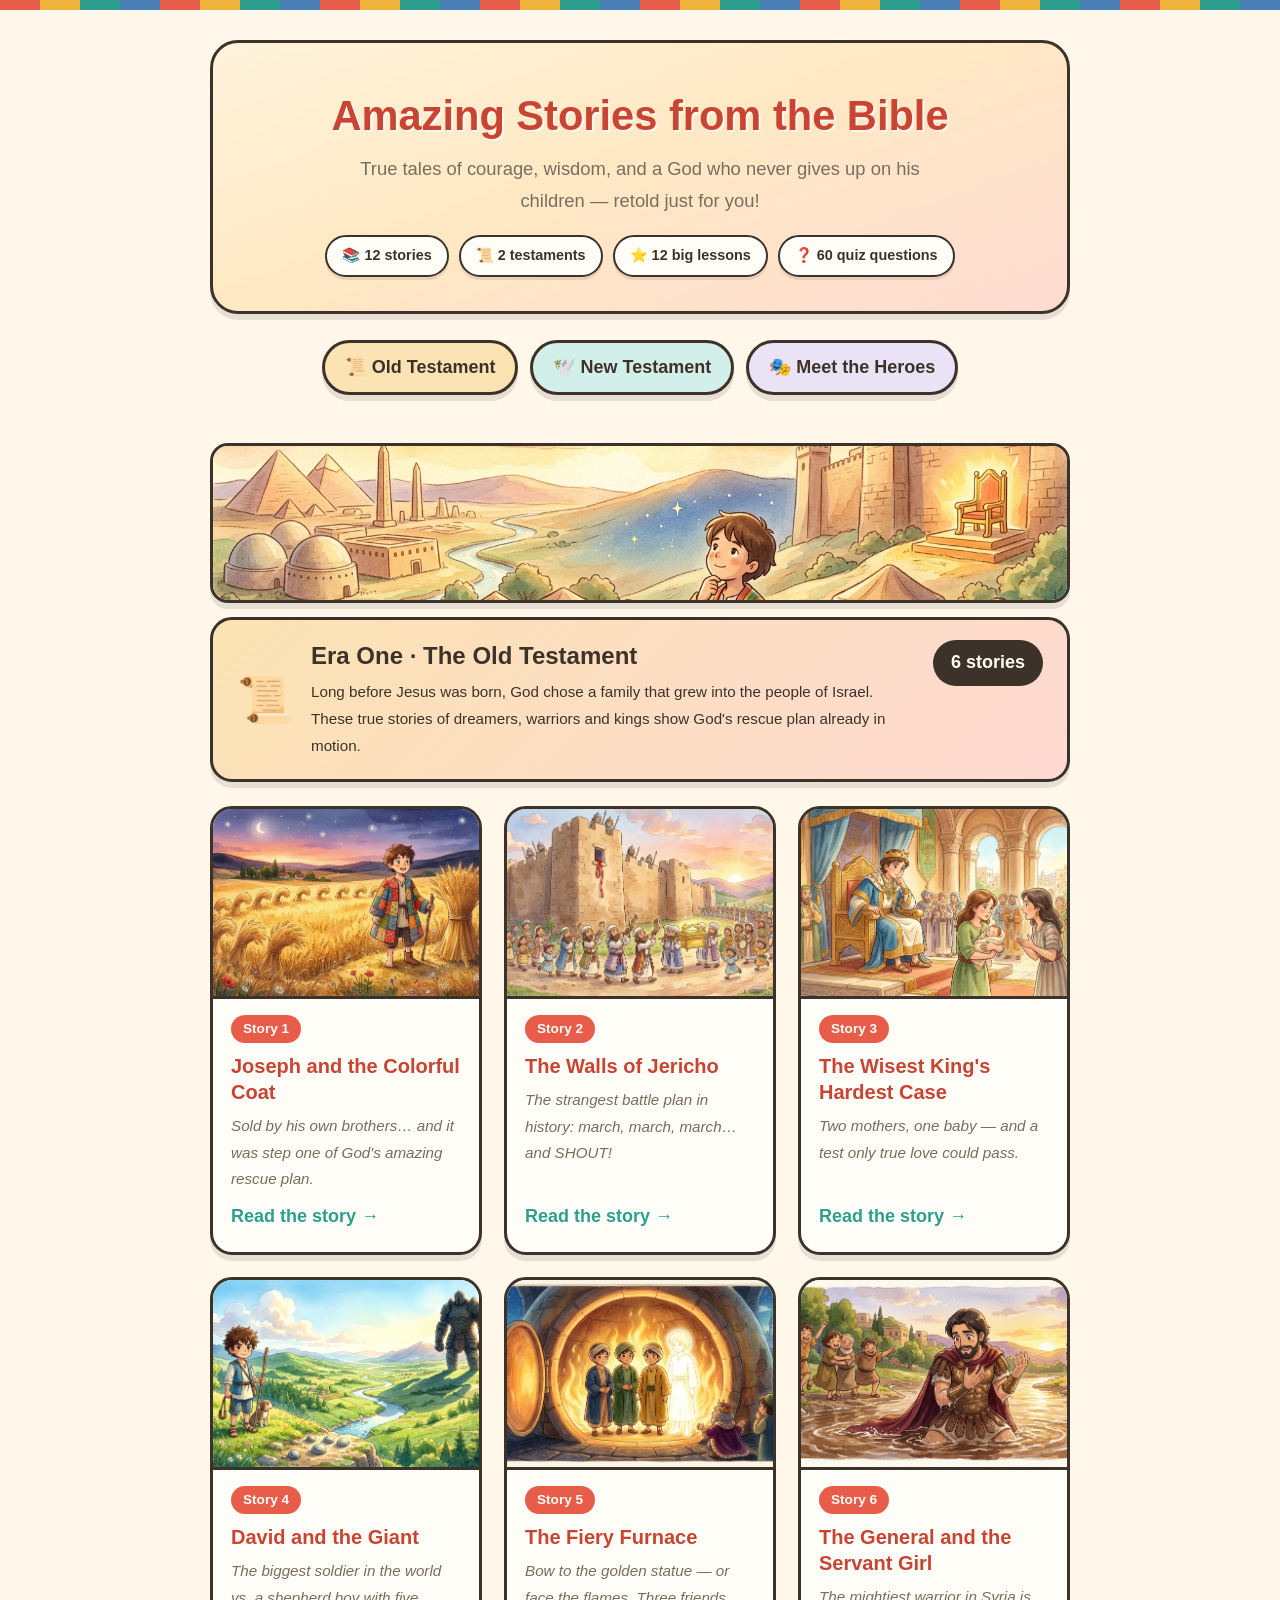
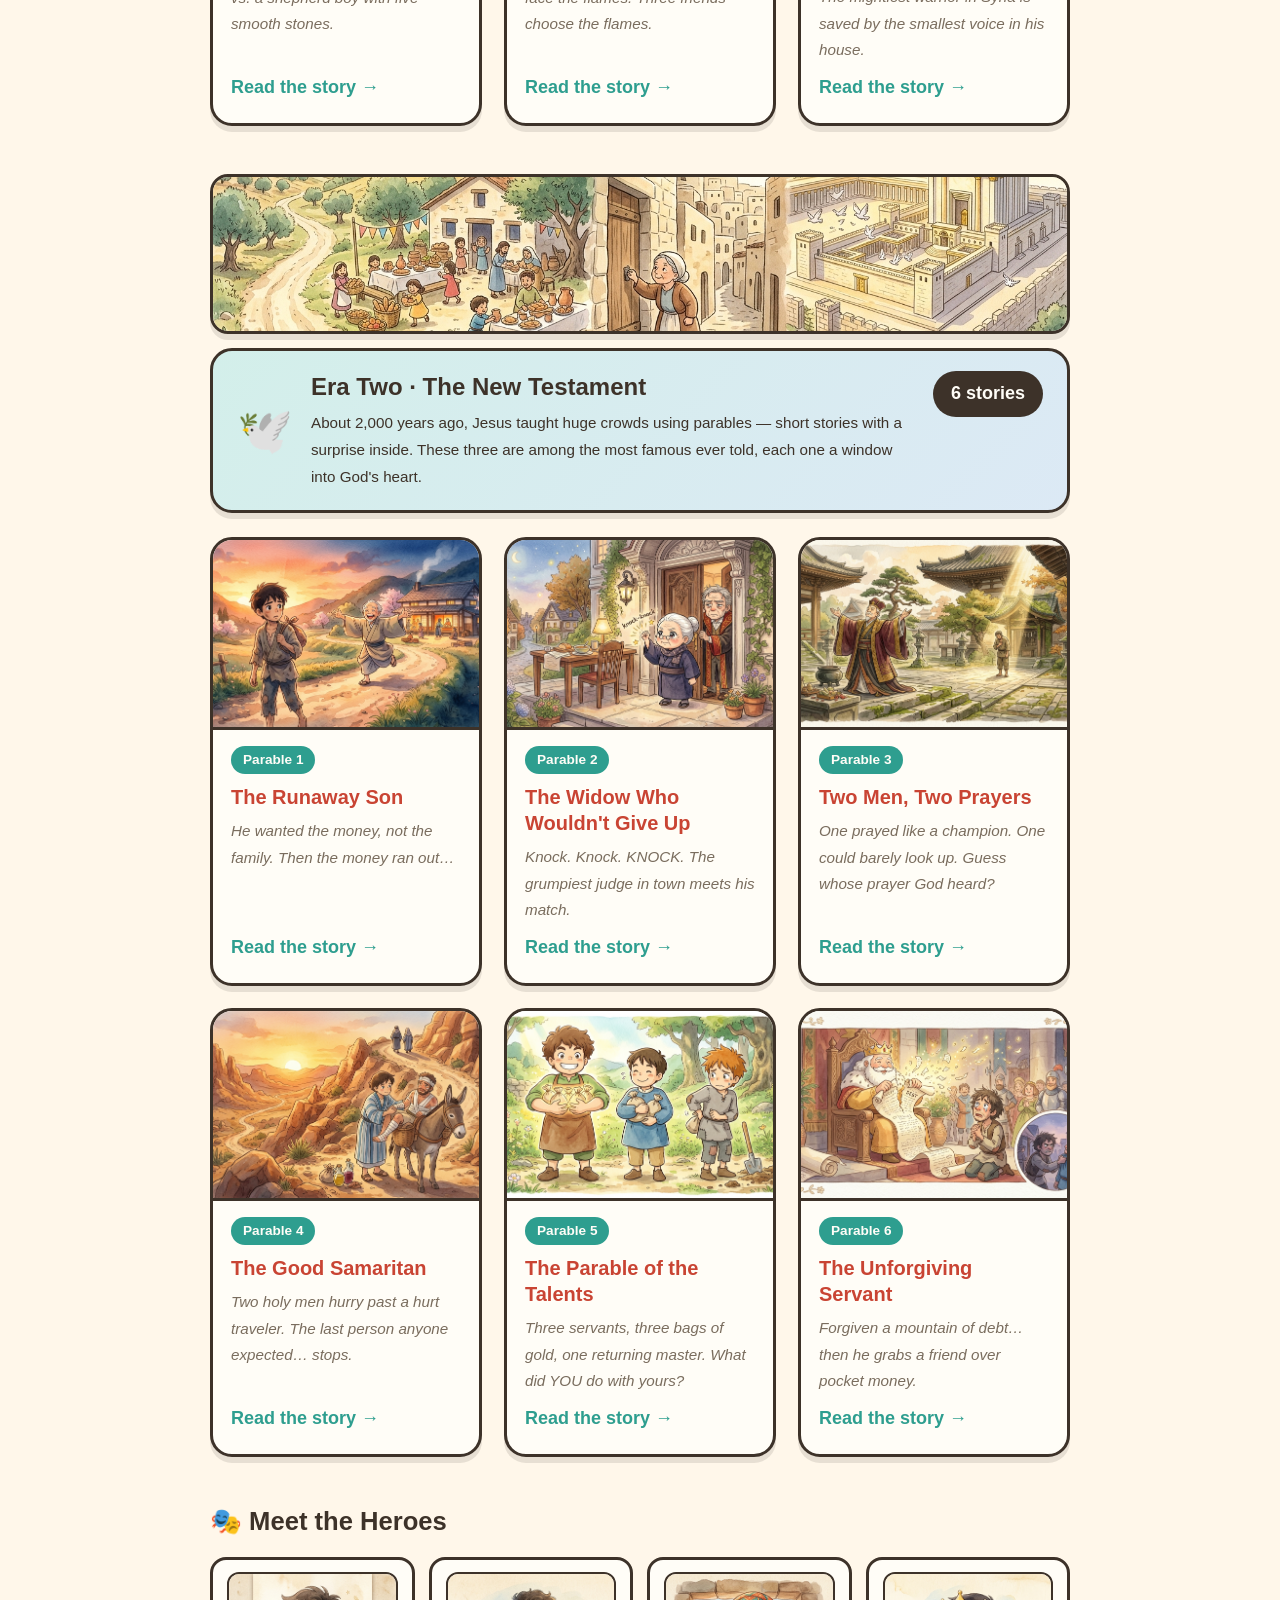
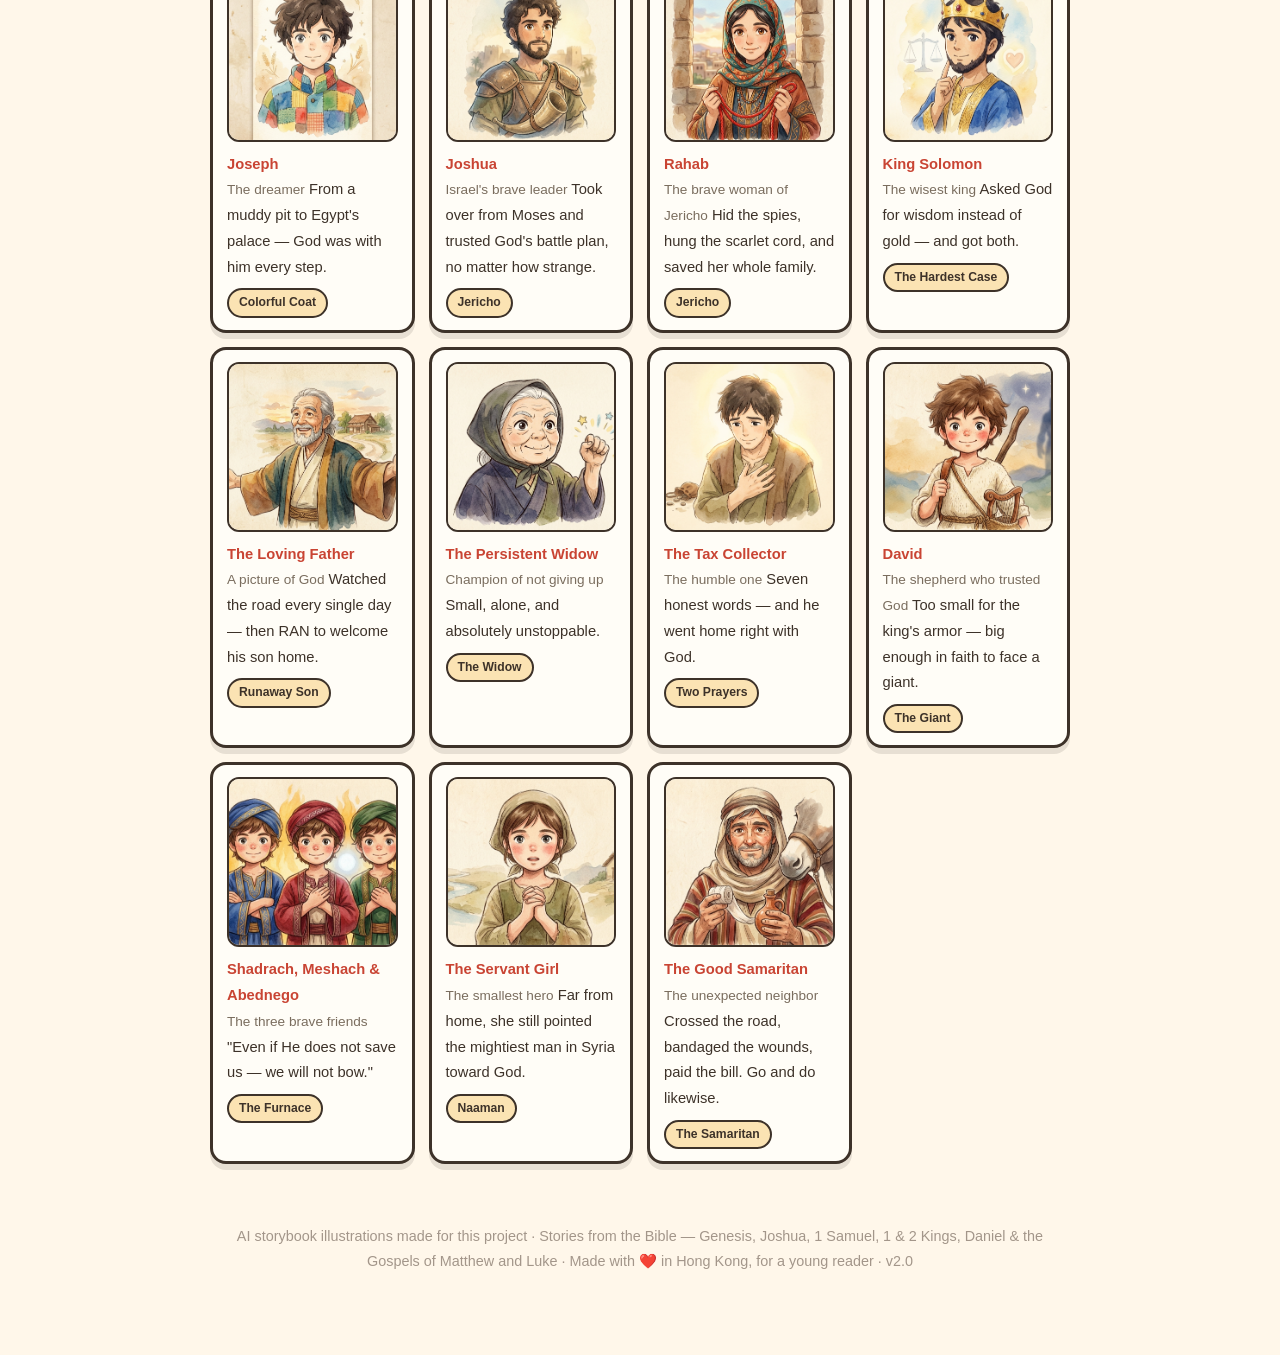
<file: index.html>
<!DOCTYPE html>
<html lang="en">
<head>
<meta charset="UTF-8">
<meta name="viewport" content="width=device-width, initial-scale=1.0">
<title>Amazing Stories from the Bible</title>
<link rel="stylesheet" href="css/style.css">
</head>
<body>
<div class="wrap">

  <header class="site-hero">
    <h1>Amazing Stories from the Bible</h1>
    <p class="subtitle">True tales of courage, wisdom, and a God who never gives up on his children — retold just for you!</p>
    <div class="stats">
      <span class="stat">📚 12 stories</span>
      <span class="stat">📜 2 testaments</span>
      <span class="stat">⭐ 12 big lessons</span>
      <span class="stat">❓ 60 quiz questions</span>
    </div>
  </header>

  <nav class="era-nav">
    <a class="nav-sanguo" href="#ot">📜 Old Testament</a>
    <a class="nav-chunqiu" href="#nt">🕊️ New Testament</a>
    <a class="nav-heroes" href="#heroes">🎭 Meet the Heroes</a>
  </nav>

  <!-- ======================= ERA ONE: OLD TESTAMENT ======================= -->
  <section class="era era-sanguo" id="ot">
    <img class="era-art" src="images/anime/banner-ot.png" alt="Old Testament banner" loading="lazy" onerror="this.style.display='none'">
    <div class="era-banner">
      <span class="era-emblem">📜</span>
      <div class="era-titles">
        <h2>Era One · The Old Testament</h2>
        <p>Long before Jesus was born, God chose a family that grew into the people of Israel. These true stories of dreamers, warriors and kings show God's rescue plan already in motion.</p>
      </div>
      <span class="era-count">6 stories</span>
    </div>

    <div class="cards">

      <a class="card" href="stories/joseph.html">
        <img class="art" src="images/anime/card-joseph.png" alt="Joseph and the Colorful Coat" loading="lazy" onerror="this.style.display='none'">
        <div class="card-body">
          <span class="num">Story 1</span>
          <h3>Joseph and the Colorful Coat</h3>
          <p class="hook">Sold by his own brothers… and it was step one of God's amazing rescue plan.</p>
          <span class="go">Read the story →</span>
        </div>
      </a>

      <a class="card" href="stories/jericho.html">
        <img class="art" src="images/anime/card-jericho.png" alt="The Walls of Jericho" loading="lazy" onerror="this.style.display='none'">
        <div class="card-body">
          <span class="num">Story 2</span>
          <h3>The Walls of Jericho</h3>
          <p class="hook">The strangest battle plan in history: march, march, march… and SHOUT!</p>
          <span class="go">Read the story →</span>
        </div>
      </a>

      <a class="card" href="stories/solomon.html">
        <img class="art" src="images/anime/card-solomon.png" alt="The Wisest King's Hardest Case" loading="lazy" onerror="this.style.display='none'">
        <div class="card-body">
          <span class="num">Story 3</span>
          <h3>The Wisest King's Hardest Case</h3>
          <p class="hook">Two mothers, one baby — and a test only true love could pass.</p>
          <span class="go">Read the story →</span>
        </div>
      </a>

      <a class="card" href="stories/david-goliath.html">
        <img class="art" src="images/anime/card-david.png" alt="David and the Giant" loading="lazy" onerror="this.style.display='none'">
        <div class="card-body">
          <span class="num">Story 4</span>
          <h3>David and the Giant</h3>
          <p class="hook">The biggest soldier in the world vs. a shepherd boy with five smooth stones.</p>
          <span class="go">Read the story →</span>
        </div>
      </a>

      <a class="card" href="stories/fiery-furnace.html">
        <img class="art" src="images/anime/card-furnace.png" alt="The Fiery Furnace" loading="lazy" onerror="this.style.display='none'">
        <div class="card-body">
          <span class="num">Story 5</span>
          <h3>The Fiery Furnace</h3>
          <p class="hook">Bow to the golden statue — or face the flames. Three friends choose the flames.</p>
          <span class="go">Read the story →</span>
        </div>
      </a>

      <a class="card" href="stories/naaman.html">
        <img class="art" src="images/anime/card-naaman.png" alt="The General and the Servant Girl" loading="lazy" onerror="this.style.display='none'">
        <div class="card-body">
          <span class="num">Story 6</span>
          <h3>The General and the Servant Girl</h3>
          <p class="hook">The mightiest warrior in Syria is saved by the smallest voice in his house.</p>
          <span class="go">Read the story →</span>
        </div>
      </a>

    </div>
  </section>

  <!-- ======================= ERA TWO: NEW TESTAMENT ======================= -->
  <section class="era era-chunqiu" id="nt">
    <img class="era-art" src="images/anime/banner-nt.png" alt="New Testament banner" loading="lazy" onerror="this.style.display='none'">
    <div class="era-banner">
      <span class="era-emblem">🕊️</span>
      <div class="era-titles">
        <h2>Era Two · The New Testament</h2>
        <p>About 2,000 years ago, Jesus taught huge crowds using parables — short stories with a surprise inside. These three are among the most famous ever told, each one a window into God's heart.</p>
      </div>
      <span class="era-count">6 stories</span>
    </div>

    <div class="cards">

      <a class="card" href="stories/prodigal-son.html">
        <img class="art" src="images/anime/card-prodigal.png" alt="The Runaway Son" loading="lazy" onerror="this.style.display='none'">
        <div class="card-body">
          <span class="num">Parable 1</span>
          <h3>The Runaway Son</h3>
          <p class="hook">He wanted the money, not the family. Then the money ran out…</p>
          <span class="go">Read the story →</span>
        </div>
      </a>

      <a class="card" href="stories/persistent-widow.html">
        <img class="art" src="images/anime/card-widow.png" alt="The Widow Who Wouldn't Give Up" loading="lazy" onerror="this.style.display='none'">
        <div class="card-body">
          <span class="num">Parable 2</span>
          <h3>The Widow Who Wouldn't Give Up</h3>
          <p class="hook">Knock. Knock. KNOCK. The grumpiest judge in town meets his match.</p>
          <span class="go">Read the story →</span>
        </div>
      </a>

      <a class="card" href="stories/pharisee-tax-collector.html">
        <img class="art" src="images/anime/card-twoprayers.png" alt="Two Men, Two Prayers" loading="lazy" onerror="this.style.display='none'">
        <div class="card-body">
          <span class="num">Parable 3</span>
          <h3>Two Men, Two Prayers</h3>
          <p class="hook">One prayed like a champion. One could barely look up. Guess whose prayer God heard?</p>
          <span class="go">Read the story →</span>
        </div>
      </a>

      <a class="card" href="stories/good-samaritan.html">
        <img class="art" src="images/anime/card-samaritan.png" alt="The Good Samaritan" loading="lazy" onerror="this.style.display='none'">
        <div class="card-body">
          <span class="num">Parable 4</span>
          <h3>The Good Samaritan</h3>
          <p class="hook">Two holy men hurry past a hurt traveler. The last person anyone expected… stops.</p>
          <span class="go">Read the story →</span>
        </div>
      </a>

      <a class="card" href="stories/talents.html">
        <img class="art" src="images/anime/card-talents.png" alt="The Parable of the Talents" loading="lazy" onerror="this.style.display='none'">
        <div class="card-body">
          <span class="num">Parable 5</span>
          <h3>The Parable of the Talents</h3>
          <p class="hook">Three servants, three bags of gold, one returning master. What did YOU do with yours?</p>
          <span class="go">Read the story →</span>
        </div>
      </a>

      <a class="card" href="stories/unforgiving-servant.html">
        <img class="art" src="images/anime/card-debt.png" alt="The Unforgiving Servant" loading="lazy" onerror="this.style.display='none'">
        <div class="card-body">
          <span class="num">Parable 6</span>
          <h3>The Unforgiving Servant</h3>
          <p class="hook">Forgiven a mountain of debt… then he grabs a friend over pocket money.</p>
          <span class="go">Read the story →</span>
        </div>
      </a>

    </div>
  </section>

  <!-- ============================ HEROES ============================ -->
  <section class="era" id="heroes">
    <h2>🎭 Meet the Heroes</h2>
    <div class="whos-who">
      <div class="who"><img class="portrait" src="images/anime/portrait-joseph.png" alt="Portrait of Joseph" loading="lazy" onerror="this.style.display='none'"><b>Joseph</b><span class="role">The dreamer</span> From a muddy pit to Egypt's palace — God was with him every step.
        <span class="who-links"><a href="stories/joseph.html">Colorful Coat</a></span></div>
      <div class="who"><img class="portrait" src="images/anime/portrait-joshua.png" alt="Portrait of Joshua" loading="lazy" onerror="this.style.display='none'"><b>Joshua</b><span class="role">Israel's brave leader</span> Took over from Moses and trusted God's battle plan, no matter how strange.
        <span class="who-links"><a href="stories/jericho.html">Jericho</a></span></div>
      <div class="who"><img class="portrait" src="images/anime/portrait-rahab.png" alt="Portrait of Rahab" loading="lazy" onerror="this.style.display='none'"><b>Rahab</b><span class="role">The brave woman of Jericho</span> Hid the spies, hung the scarlet cord, and saved her whole family.
        <span class="who-links"><a href="stories/jericho.html">Jericho</a></span></div>
      <div class="who"><img class="portrait" src="images/anime/portrait-solomon.png" alt="Portrait of King Solomon" loading="lazy" onerror="this.style.display='none'"><b>King Solomon</b><span class="role">The wisest king</span> Asked God for wisdom instead of gold — and got both.
        <span class="who-links"><a href="stories/solomon.html">The Hardest Case</a></span></div>
      <div class="who"><img class="portrait" src="images/anime/portrait-father.png" alt="Portrait of the Loving Father" loading="lazy" onerror="this.style.display='none'"><b>The Loving Father</b><span class="role">A picture of God</span> Watched the road every single day — then RAN to welcome his son home.
        <span class="who-links"><a href="stories/prodigal-son.html">Runaway Son</a></span></div>
      <div class="who"><img class="portrait" src="images/anime/portrait-widow.png" alt="Portrait of the Persistent Widow" loading="lazy" onerror="this.style.display='none'"><b>The Persistent Widow</b><span class="role">Champion of not giving up</span> Small, alone, and absolutely unstoppable.
        <span class="who-links"><a href="stories/persistent-widow.html">The Widow</a></span></div>
      <div class="who"><img class="portrait" src="images/anime/portrait-taxcollector.png" alt="Portrait of the Tax Collector" loading="lazy" onerror="this.style.display='none'"><b>The Tax Collector</b><span class="role">The humble one</span> Seven honest words — and he went home right with God.
        <span class="who-links"><a href="stories/pharisee-tax-collector.html">Two Prayers</a></span></div>
      <div class="who"><img class="portrait" src="images/anime/portrait-david.png" alt="Portrait of David" loading="lazy" onerror="this.style.display='none'"><b>David</b><span class="role">The shepherd who trusted God</span> Too small for the king's armor — big enough in faith to face a giant.
        <span class="who-links"><a href="stories/david-goliath.html">The Giant</a></span></div>
      <div class="who"><img class="portrait" src="images/anime/portrait-friends.png" alt="Portrait of Shadrach, Meshach and Abednego" loading="lazy" onerror="this.style.display='none'"><b>Shadrach, Meshach &amp; Abednego</b><span class="role">The three brave friends</span> "Even if He does not save us — we will not bow."
        <span class="who-links"><a href="stories/fiery-furnace.html">The Furnace</a></span></div>
      <div class="who"><img class="portrait" src="images/anime/portrait-servantgirl.png" alt="Portrait of the Servant Girl" loading="lazy" onerror="this.style.display='none'"><b>The Servant Girl</b><span class="role">The smallest hero</span> Far from home, she still pointed the mightiest man in Syria toward God.
        <span class="who-links"><a href="stories/naaman.html">Naaman</a></span></div>
      <div class="who"><img class="portrait" src="images/anime/portrait-samaritan.png" alt="Portrait of the Good Samaritan" loading="lazy" onerror="this.style.display='none'"><b>The Good Samaritan</b><span class="role">The unexpected neighbor</span> Crossed the road, bandaged the wounds, paid the bill. Go and do likewise.
        <span class="who-links"><a href="stories/good-samaritan.html">The Samaritan</a></span></div>
    </div>
  </section>

  <footer>AI storybook illustrations made for this project · Stories from the Bible — Genesis, Joshua, 1 Samuel, 1 &amp; 2 Kings, Daniel &amp; the Gospels of Matthew and Luke · Made with ❤️ in Hong Kong, for a young reader · v2.0</footer>
</div>
</body>
</html>
</file>
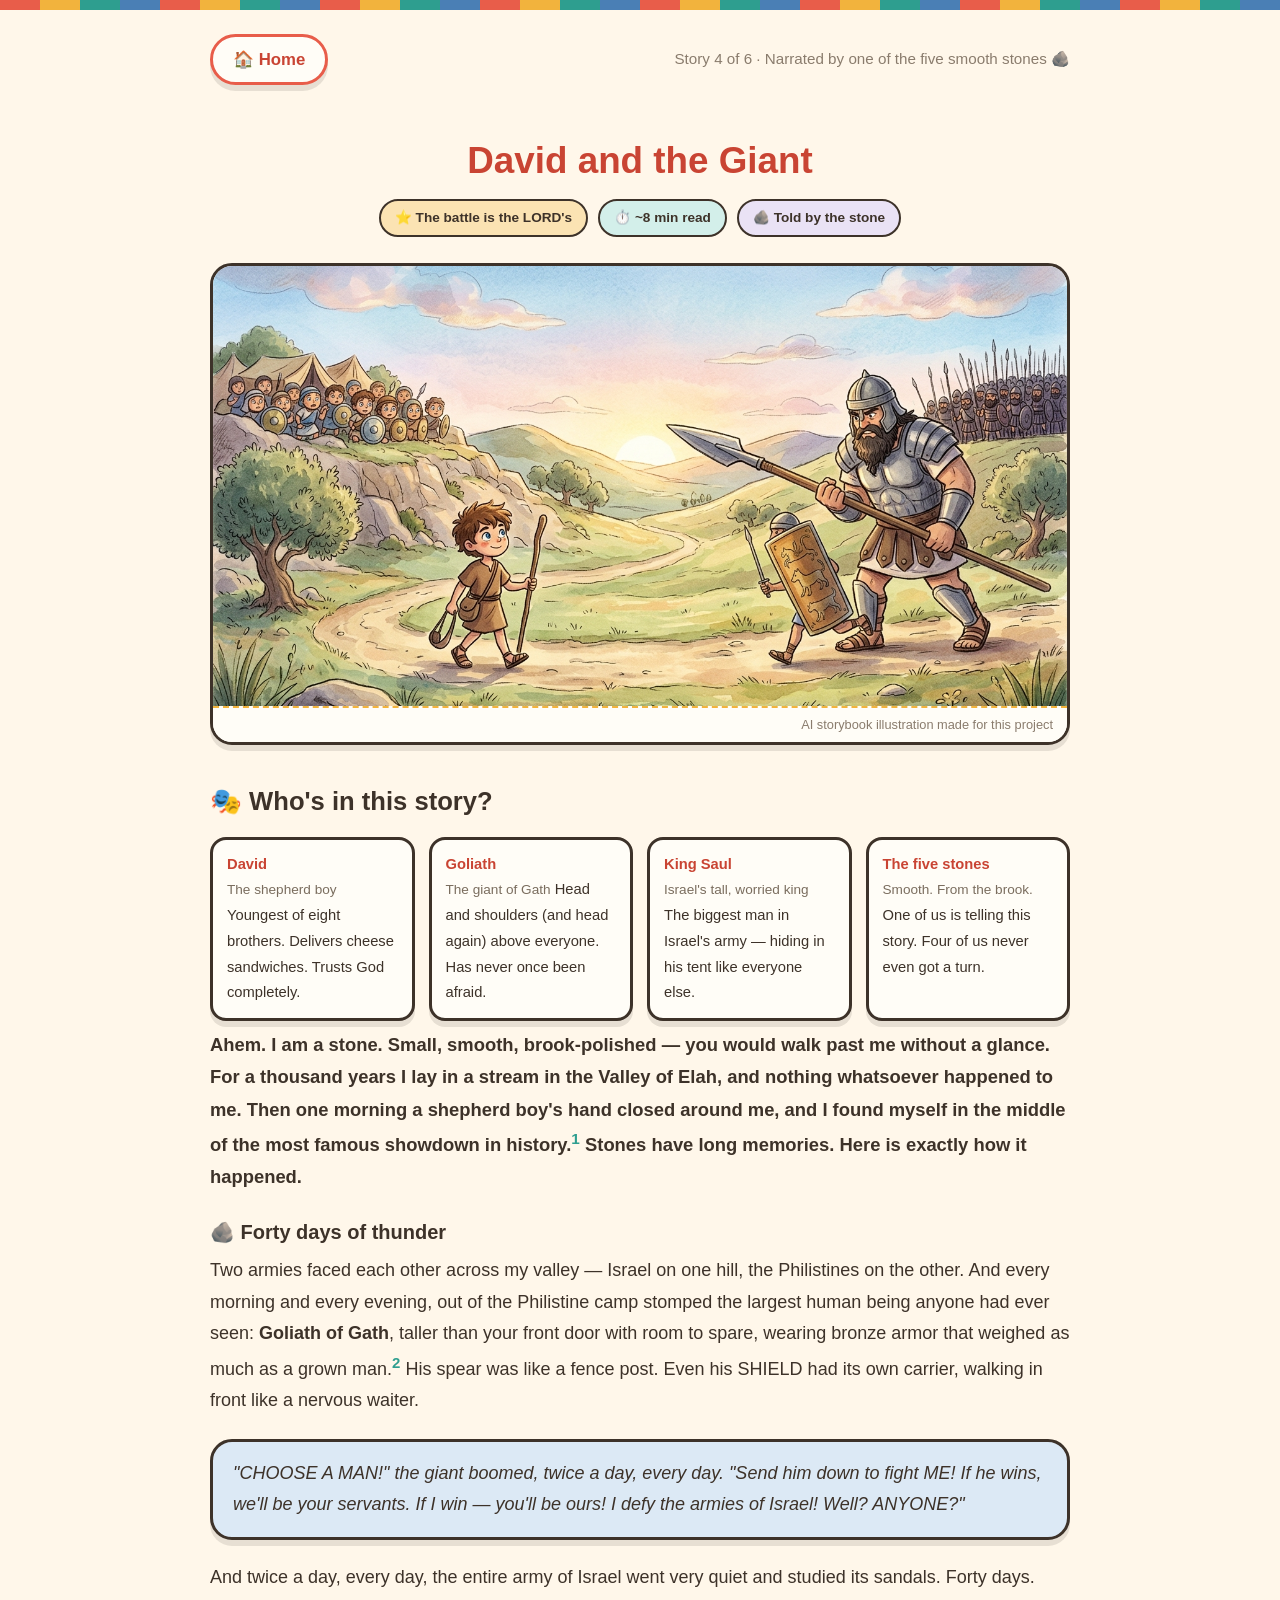
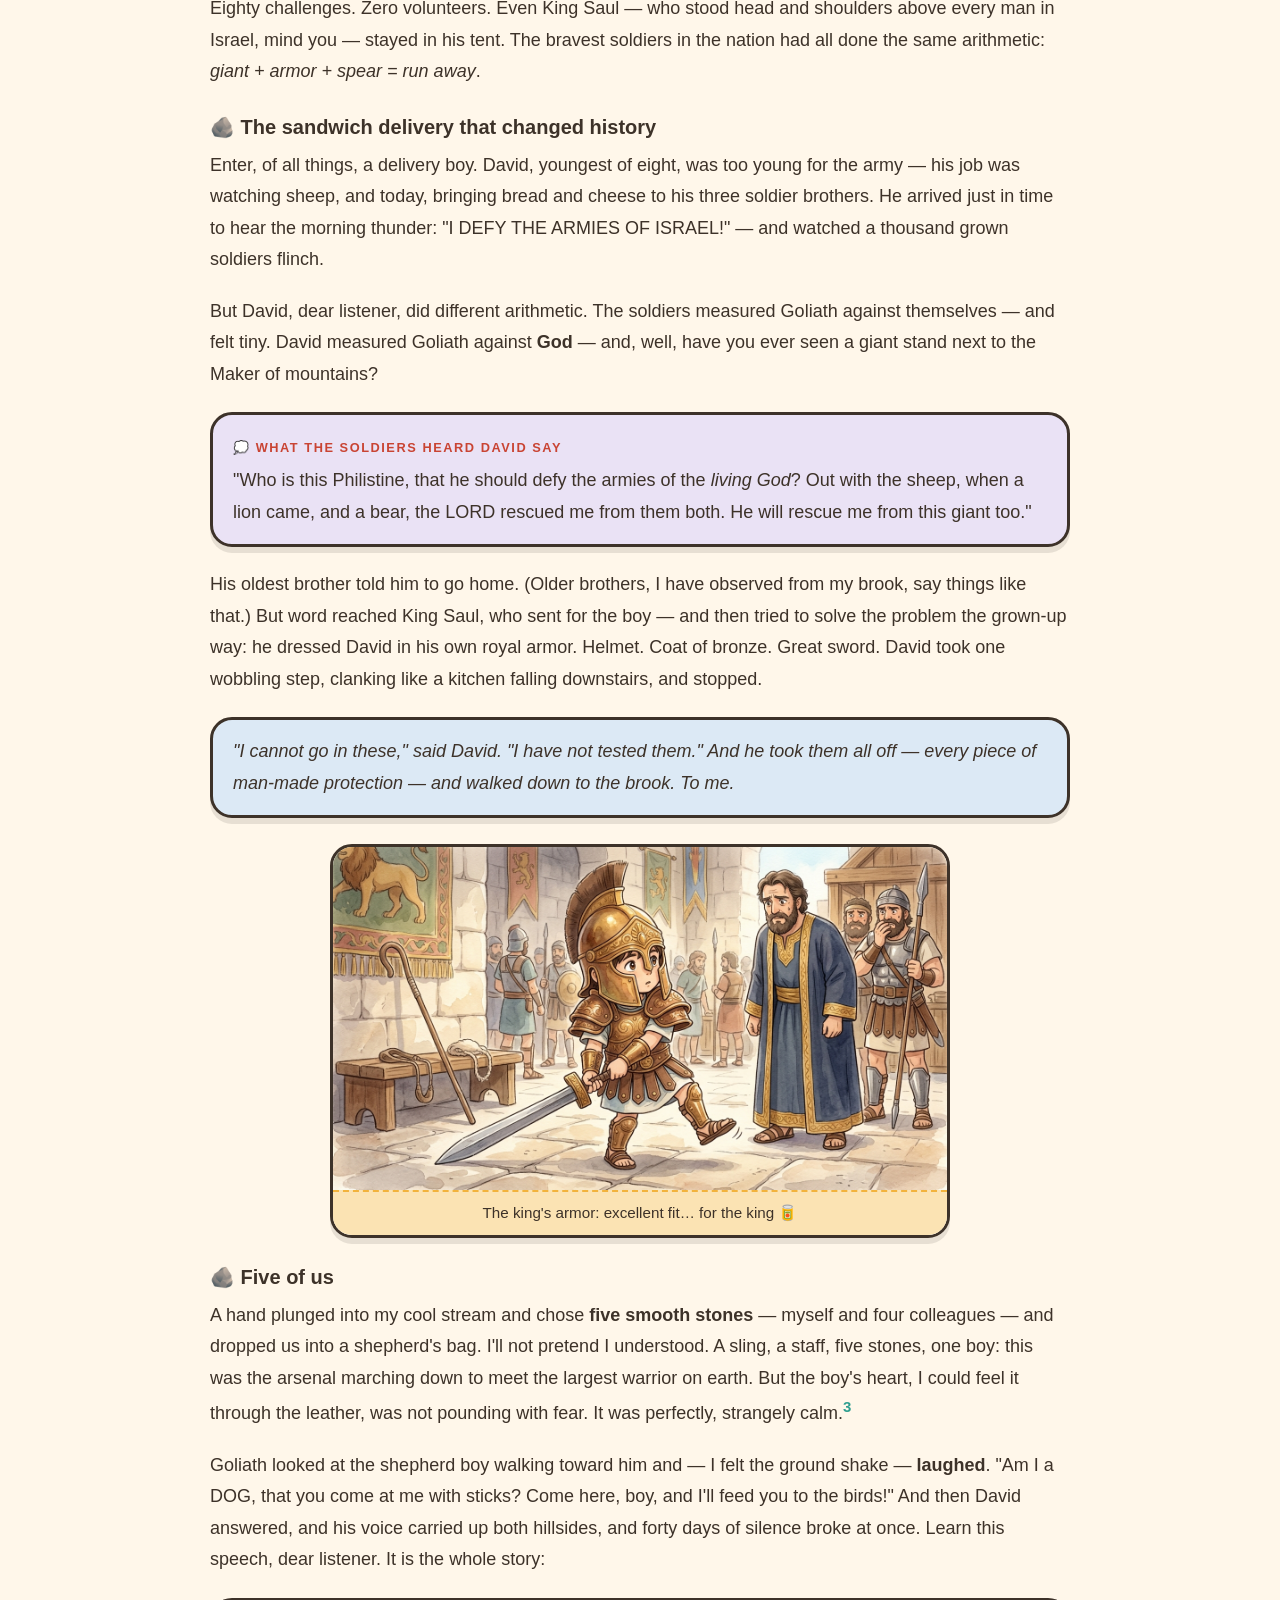
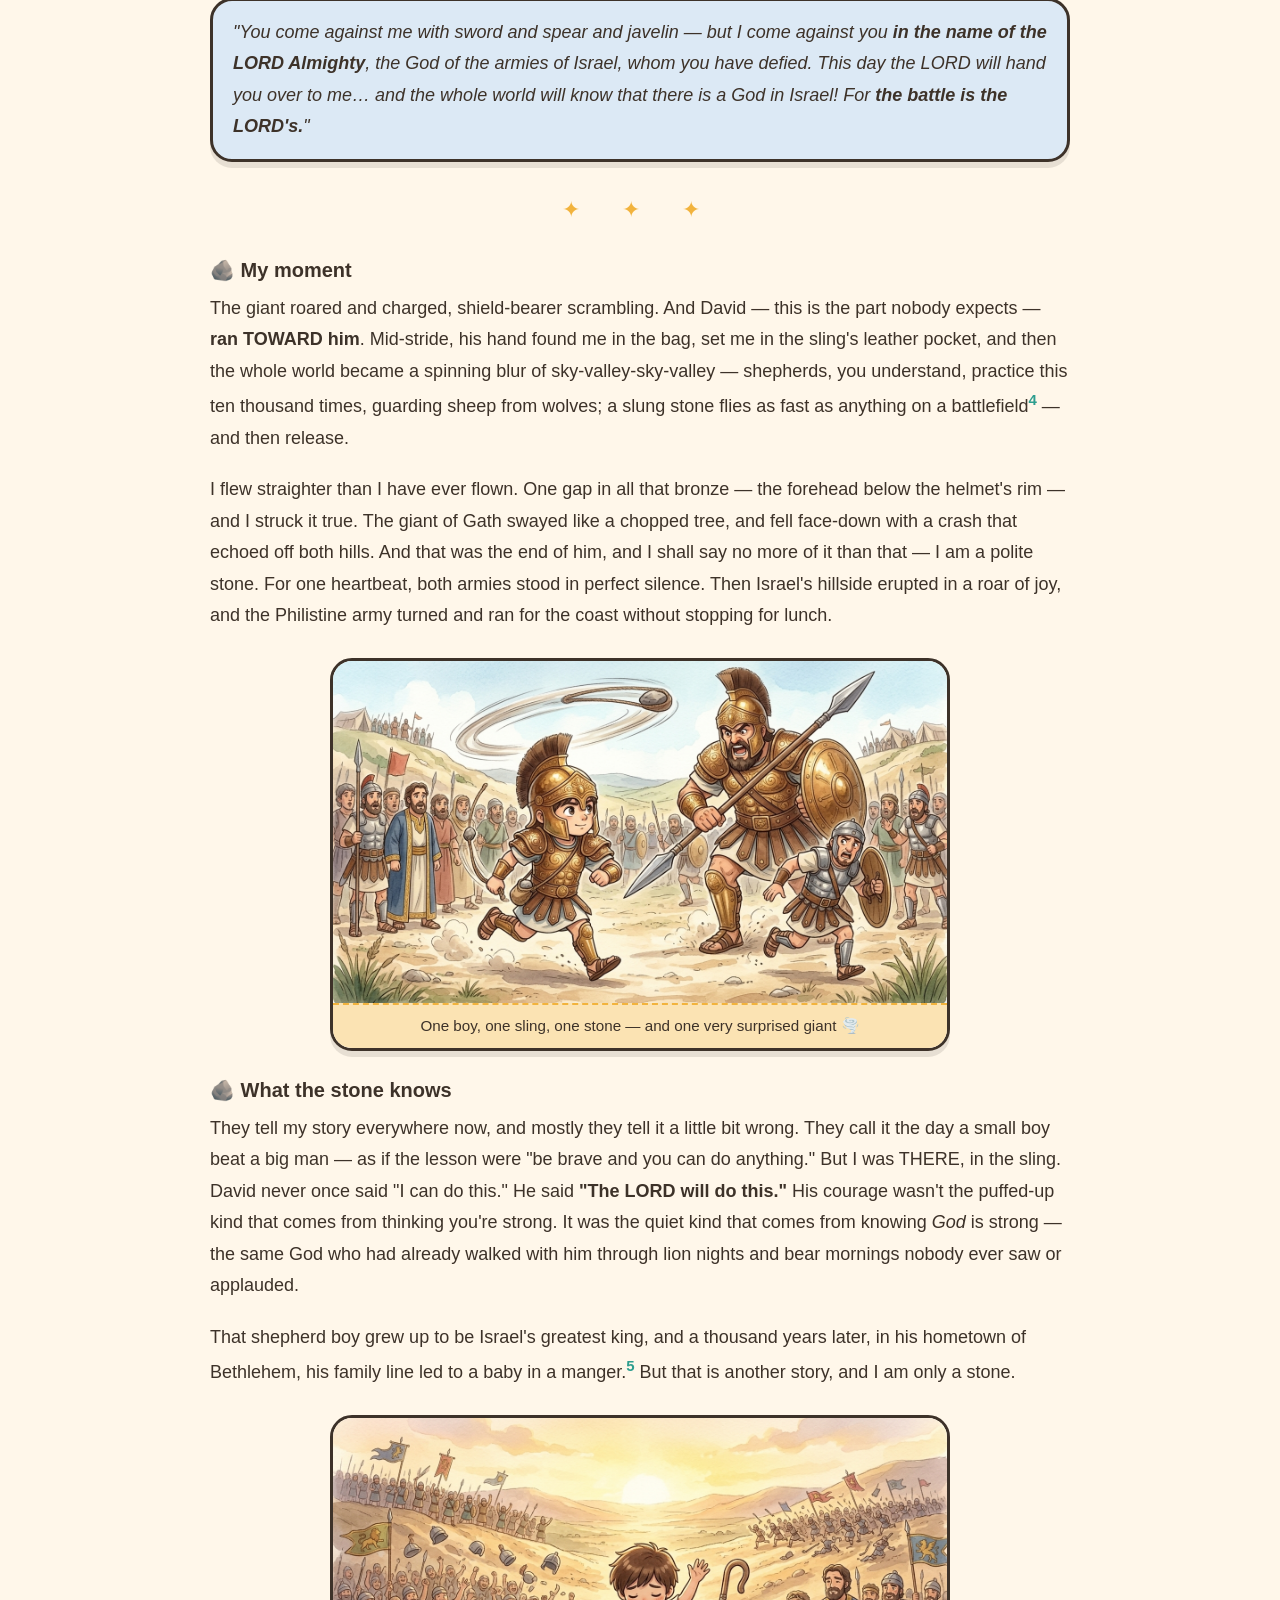
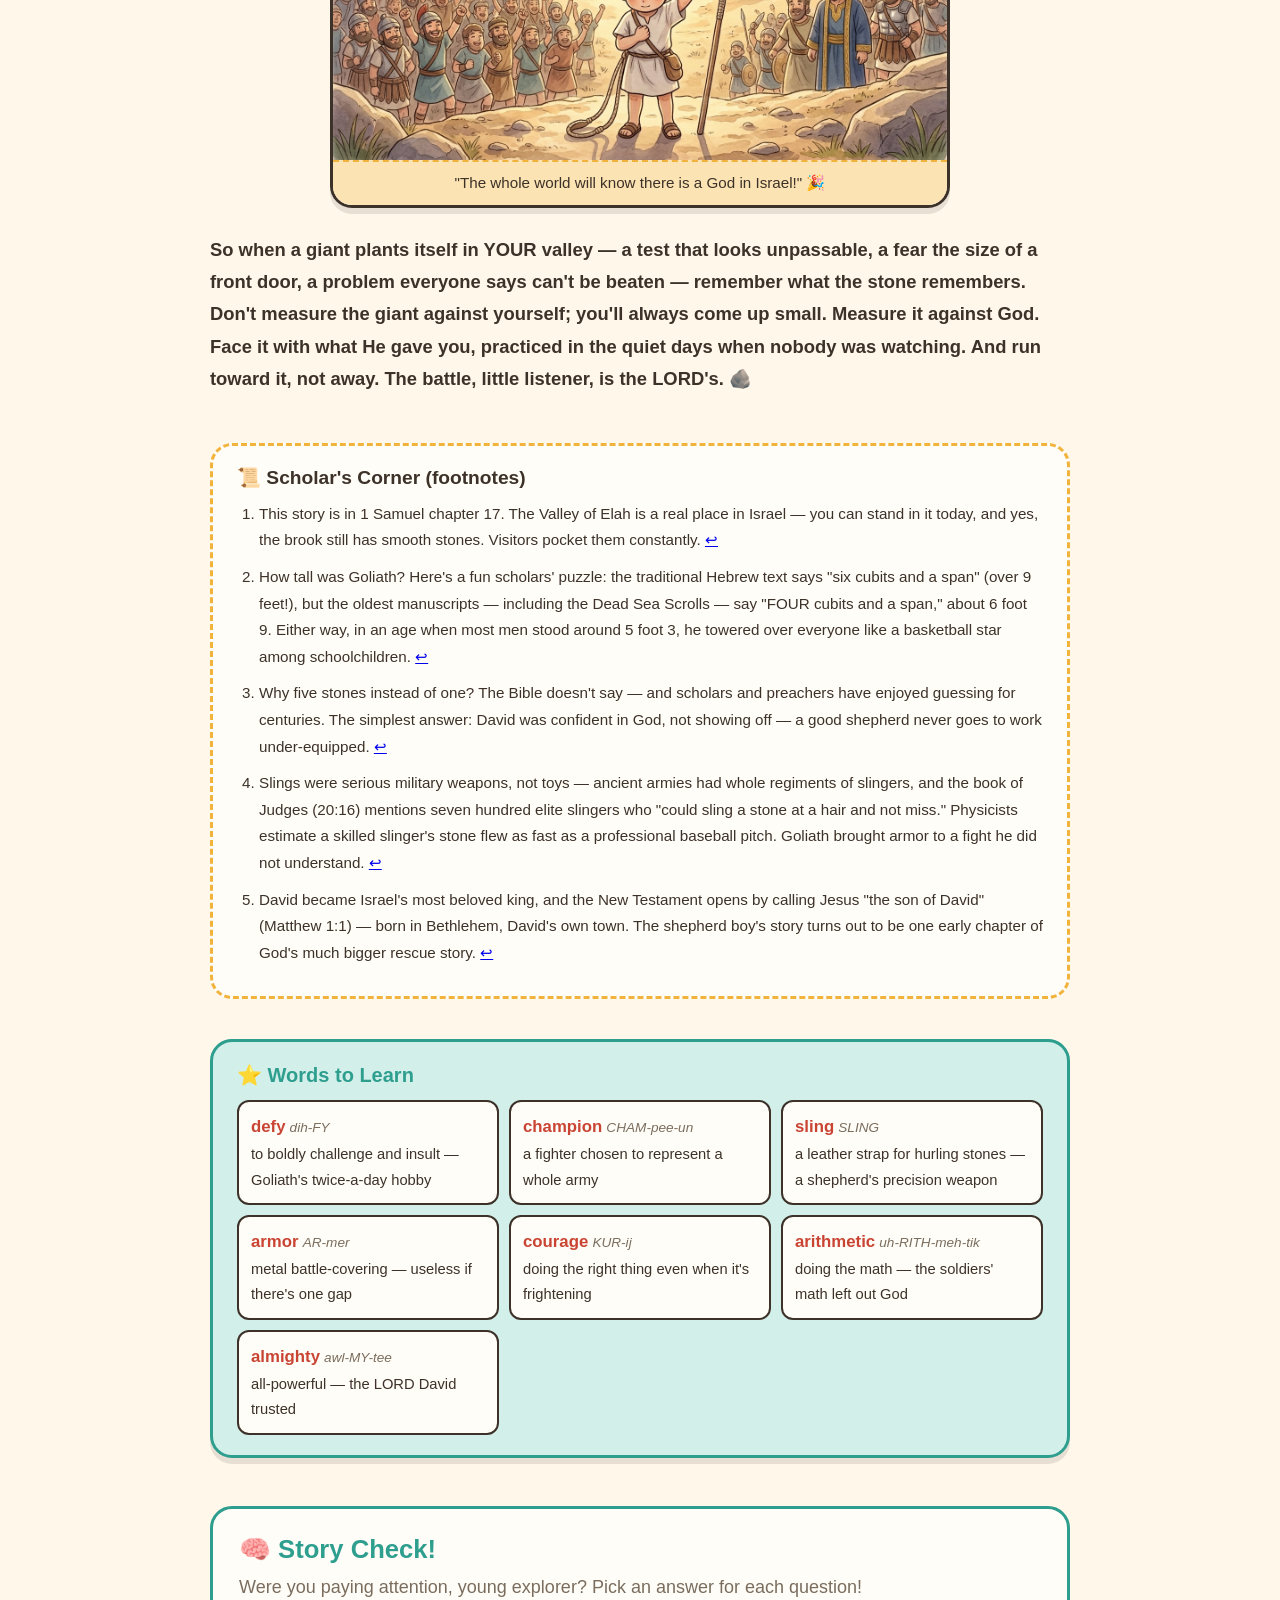
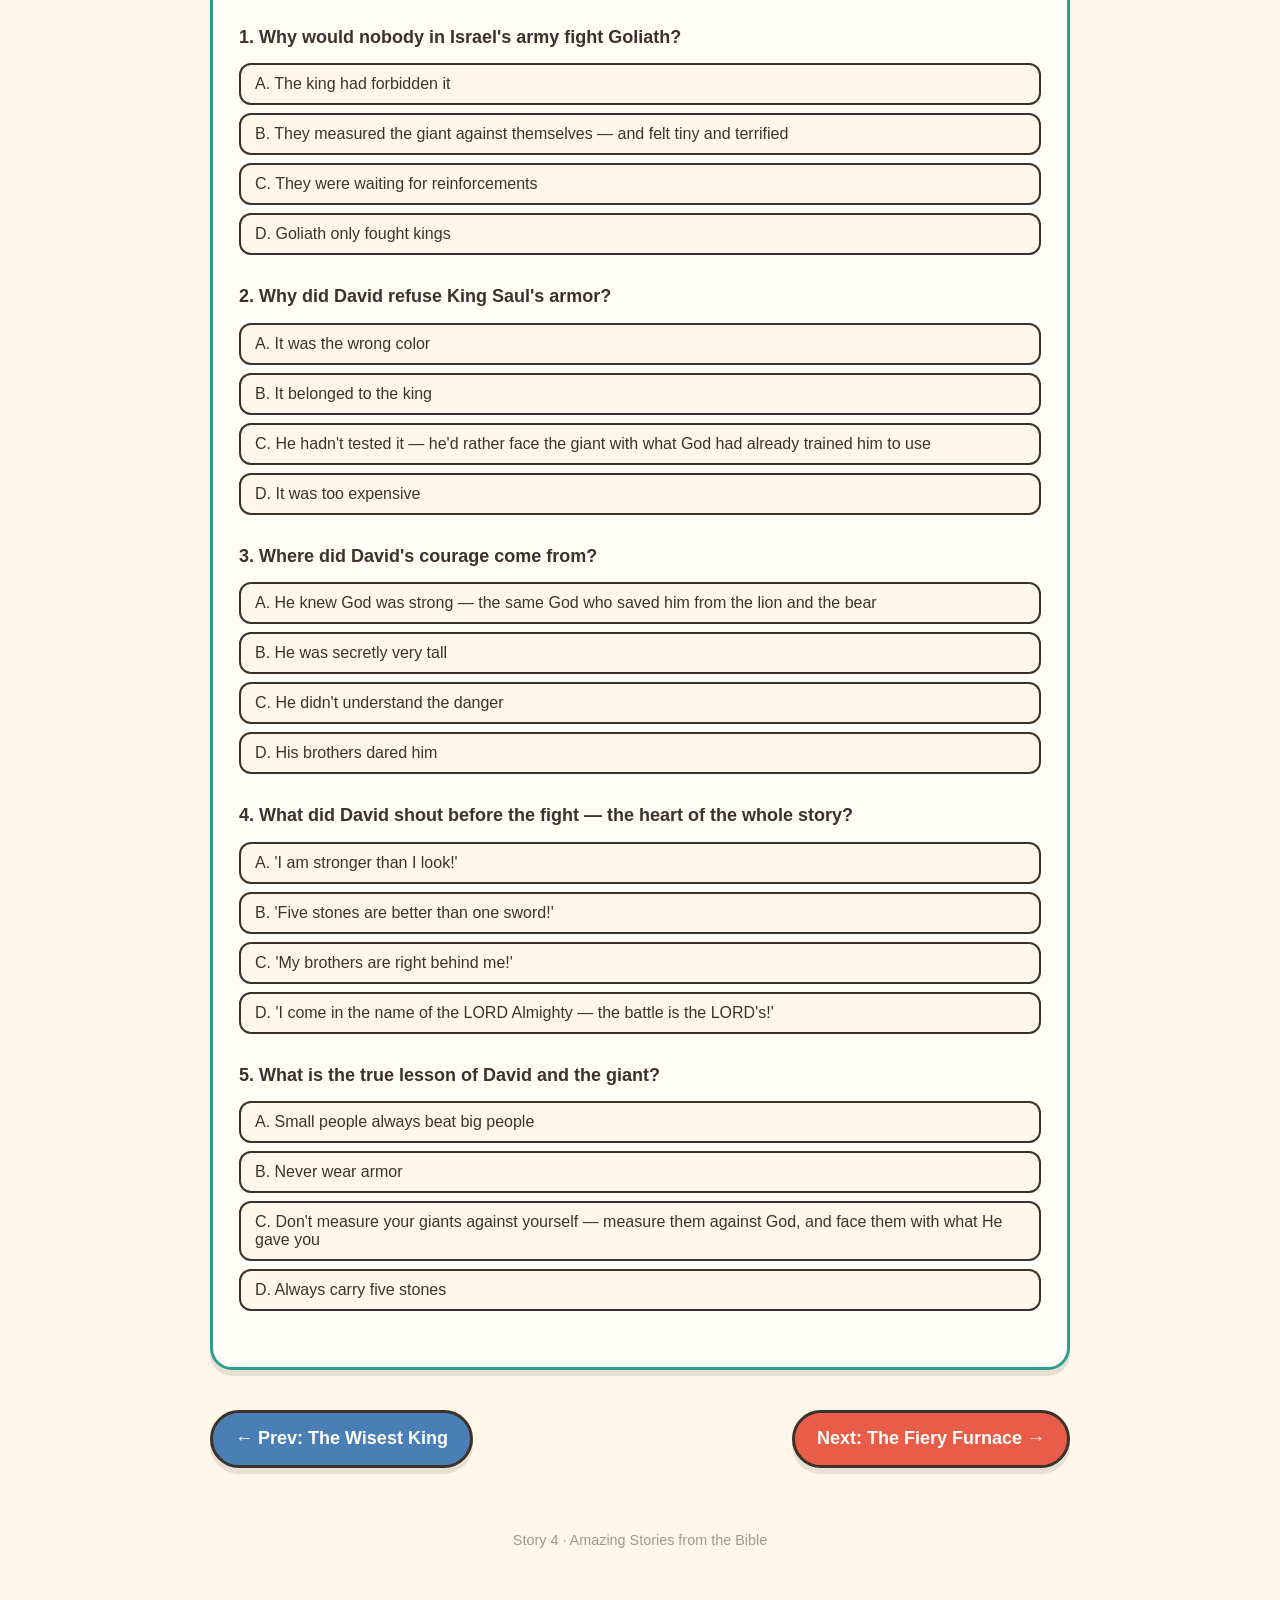
<file: stories/david-goliath.html>
<!DOCTYPE html>
<html lang="en">
<head>
<meta charset="UTF-8">
<meta name="viewport" content="width=device-width, initial-scale=1.0">
<title>David and the Giant</title>
<link rel="stylesheet" href="../css/style.css">
</head>
<body>
<div class="wrap">

  <nav class="topnav">
    <a class="home" href="../index.html">🏠 Home</a>
    <span class="crumbs">Story 4 of 6 · Narrated by one of the five smooth stones 🪨</span>
  </nav>

  <div class="hero">
    <h1>David and the Giant</h1>
    <div class="badges">
      <span class="badge">⭐ The battle is the LORD's</span>
      <span class="badge time">⏱️ ~8 min read</span>
      <span class="badge style">🪨 Told by the stone</span>
    </div>
  </div>

  <figure class="story-hero">
    <img src="../images/anime/hero-david.png" alt="A shepherd boy with a sling stands small but unafraid before a towering armored giant across the valley" onerror="this.parentElement.style.display='none'">
    <figcaption class="art-credit">AI storybook illustration made for this project</figcaption>
  </figure>

  <h2>🎭 Who's in this story?</h2>
  <div class="whos-who">
    <div class="who"><b>David</b><span class="role">The shepherd boy</span> Youngest of eight brothers. Delivers cheese sandwiches. Trusts God completely.</div>
    <div class="who"><b>Goliath</b><span class="role">The giant of Gath</span> Head and shoulders (and head again) above everyone. Has never once been afraid.</div>
    <div class="who"><b>King Saul</b><span class="role">Israel's tall, worried king</span> The biggest man in Israel's army — hiding in his tent like everyone else.</div>
    <div class="who"><b>The five stones</b><span class="role">Smooth. From the brook.</span> One of us is telling this story. Four of us never even got a turn.</div>
  </div>

  <div class="story">
    <p class="lead">Ahem. I am a stone. Small, smooth, brook-polished — you would walk past me without a glance. For a thousand years I lay in a stream in the Valley of Elah, and nothing whatsoever happened to me. Then one morning a shepherd boy's hand closed around me, and I found myself in the middle of the most famous showdown in history.<sup><a href="#fn1" id="ref1">1</a></sup> Stones have long memories. Here is exactly how it happened.</p>

    <h3>🪨 Forty days of thunder</h3>
    <p>Two armies faced each other across my valley — Israel on one hill, the Philistines on the other. And every morning and every evening, out of the Philistine camp stomped the largest human being anyone had ever seen: <b>Goliath of Gath</b>, taller than your front door with room to spare, wearing bronze armor that weighed as much as a grown man.<sup><a href="#fn2" id="ref2">2</a></sup> His spear was like a fence post. Even his SHIELD had its own carrier, walking in front like a nervous waiter.</p>

    <div class="speech">
      "CHOOSE A MAN!" the giant boomed, twice a day, every day. "Send him down to fight ME! If he wins, we'll be your servants. If I win — you'll be ours! I defy the armies of Israel! Well? ANYONE?"
    </div>

    <p>And twice a day, every day, the entire army of Israel went very quiet and studied its sandals. Forty days. Eighty challenges. Zero volunteers. Even King Saul — who stood head and shoulders above every man in Israel, mind you — stayed in his tent. The bravest soldiers in the nation had all done the same arithmetic: <i>giant + armor + spear = run away</i>.</p>

    <h3>🪨 The sandwich delivery that changed history</h3>
    <p>Enter, of all things, a delivery boy. David, youngest of eight, was too young for the army — his job was watching sheep, and today, bringing bread and cheese to his three soldier brothers. He arrived just in time to hear the morning thunder: "I DEFY THE ARMIES OF ISRAEL!" — and watched a thousand grown soldiers flinch.</p>

    <p>But David, dear listener, did different arithmetic. The soldiers measured Goliath against themselves — and felt tiny. David measured Goliath against <b>God</b> — and, well, have you ever seen a giant stand next to the Maker of mountains?</p>

    <div class="thoughts">
      <span class="tag">💭 What the soldiers heard David say</span>
      <p style="margin:0;">"Who is this Philistine, that he should defy the armies of the <i>living God</i>? Out with the sheep, when a lion came, and a bear, the LORD rescued me from them both. He will rescue me from this giant too."</p>
    </div>

    <p>His oldest brother told him to go home. (Older brothers, I have observed from my brook, say things like that.) But word reached King Saul, who sent for the boy — and then tried to solve the problem the grown-up way: he dressed David in his own royal armor. Helmet. Coat of bronze. Great sword. David took one wobbling step, clanking like a kitchen falling downstairs, and stopped.</p>

    <div class="speech">
      "I cannot go in these," said David. "I have not tested them." And he took them all off — every piece of man-made protection — and walked down to the brook. To me.
    </div>

    <figure class="story-art">
      <img src="../images/anime/david-1.png" alt="Small David nearly disappears inside King Saul's oversized royal armor while the king watches doubtfully" loading="lazy" onerror="this.parentElement.style.display='none'">
      <figcaption>The king's armor: excellent fit… for the king 🥫</figcaption>
    </figure>

    <h3>🪨 Five of us</h3>
    <p>A hand plunged into my cool stream and chose <b>five smooth stones</b> — myself and four colleagues — and dropped us into a shepherd's bag. I'll not pretend I understood. A sling, a staff, five stones, one boy: this was the arsenal marching down to meet the largest warrior on earth. But the boy's heart, I could feel it through the leather, was not pounding with fear. It was perfectly, strangely calm.<sup><a href="#fn3" id="ref3">3</a></sup></p>

    <p>Goliath looked at the shepherd boy walking toward him and — I felt the ground shake — <b>laughed</b>. "Am I a DOG, that you come at me with sticks? Come here, boy, and I'll feed you to the birds!" And then David answered, and his voice carried up both hillsides, and forty days of silence broke at once. Learn this speech, dear listener. It is the whole story:</p>

    <div class="speech">
      "You come against me with sword and spear and javelin — but I come against you <b>in the name of the LORD Almighty</b>, the God of the armies of Israel, whom you have defied. This day the LORD will hand you over to me… and the whole world will know that there is a God in Israel! For <b>the battle is the LORD's.</b>"
    </div>

    <div class="scene-break">✦ ✦ ✦</div>

    <h3>🪨 My moment</h3>
    <p>The giant roared and charged, shield-bearer scrambling. And David — this is the part nobody expects — <b>ran TOWARD him</b>. Mid-stride, his hand found me in the bag, set me in the sling's leather pocket, and then the whole world became a spinning blur of sky-valley-sky-valley — shepherds, you understand, practice this ten thousand times, guarding sheep from wolves; a slung stone flies as fast as anything on a battlefield<sup><a href="#fn4" id="ref4">4</a></sup> — and then release.</p>

    <p>I flew straighter than I have ever flown. One gap in all that bronze — the forehead below the helmet's rim — and I struck it true. The giant of Gath swayed like a chopped tree, and fell face-down with a crash that echoed off both hills. And that was the end of him, and I shall say no more of it than that — I am a polite stone. For one heartbeat, both armies stood in perfect silence. Then Israel's hillside erupted in a roar of joy, and the Philistine army turned and ran for the coast without stopping for lunch.</p>

    <figure class="story-art">
      <img src="../images/anime/david-2.png" alt="David whirls his sling as the huge armored giant charges, both armies watching from the hillsides" loading="lazy" onerror="this.parentElement.style.display='none'">
      <figcaption>One boy, one sling, one stone — and one very surprised giant 🌪️</figcaption>
    </figure>

    <h3>🪨 What the stone knows</h3>
    <p>They tell my story everywhere now, and mostly they tell it a little bit wrong. They call it the day a small boy beat a big man — as if the lesson were "be brave and you can do anything." But I was THERE, in the sling. David never once said "I can do this." He said <b>"The LORD will do this."</b> His courage wasn't the puffed-up kind that comes from thinking you're strong. It was the quiet kind that comes from knowing <i>God</i> is strong — the same God who had already walked with him through lion nights and bear mornings nobody ever saw or applauded.</p>

    <p>That shepherd boy grew up to be Israel's greatest king, and a thousand years later, in his hometown of Bethlehem, his family line led to a baby in a manger.<sup><a href="#fn5" id="ref5">5</a></sup> But that is another story, and I am only a stone.</p>

    <figure class="story-art">
      <img src="../images/anime/david-3.png" alt="David stands on the hillside as the army of Israel erupts in cheering behind him at sunset" loading="lazy" onerror="this.parentElement.style.display='none'">
      <figcaption>"The whole world will know there is a God in Israel!" 🎉</figcaption>
    </figure>

    <p class="lead">So when a giant plants itself in YOUR valley — a test that looks unpassable, a fear the size of a front door, a problem everyone says can't be beaten — remember what the stone remembers. Don't measure the giant against yourself; you'll always come up small. Measure it against God. Face it with what He gave you, practiced in the quiet days when nobody was watching. And run toward it, not away. The battle, little listener, is the LORD's. 🪨</p>
  </div>

  <div class="footnotes">
    <h2>📜 Scholar's Corner (footnotes)</h2>
    <ol>
      <li id="fn1">This story is in 1 Samuel chapter 17. The Valley of Elah is a real place in Israel — you can stand in it today, and yes, the brook still has smooth stones. Visitors pocket them constantly. <a href="#ref1">↩</a></li>
      <li id="fn2">How tall was Goliath? Here's a fun scholars' puzzle: the traditional Hebrew text says "six cubits and a span" (over 9 feet!), but the oldest manuscripts — including the Dead Sea Scrolls — say "FOUR cubits and a span," about 6 foot 9. Either way, in an age when most men stood around 5 foot 3, he towered over everyone like a basketball star among schoolchildren. <a href="#ref2">↩</a></li>
      <li id="fn3">Why five stones instead of one? The Bible doesn't say — and scholars and preachers have enjoyed guessing for centuries. The simplest answer: David was confident in God, not showing off — a good shepherd never goes to work under-equipped. <a href="#ref3">↩</a></li>
      <li id="fn4">Slings were serious military weapons, not toys — ancient armies had whole regiments of slingers, and the book of Judges (20:16) mentions seven hundred elite slingers who "could sling a stone at a hair and not miss." Physicists estimate a skilled slinger's stone flew as fast as a professional baseball pitch. Goliath brought armor to a fight he did not understand. <a href="#ref4">↩</a></li>
      <li id="fn5">David became Israel's most beloved king, and the New Testament opens by calling Jesus "the son of David" (Matthew 1:1) — born in Bethlehem, David's own town. The shepherd boy's story turns out to be one early chapter of God's much bigger rescue story. <a href="#ref5">↩</a></li>
    </ol>
  </div>

  <div class="vocab">
    <h2>⭐ Words to Learn</h2>
    <div class="vocab-grid">
      <div class="vword"><b>defy</b> <span class="py">dih-FY</span><br>to boldly challenge and insult — Goliath's twice-a-day hobby</div>
      <div class="vword"><b>champion</b> <span class="py">CHAM-pee-un</span><br>a fighter chosen to represent a whole army</div>
      <div class="vword"><b>sling</b> <span class="py">SLING</span><br>a leather strap for hurling stones — a shepherd's precision weapon</div>
      <div class="vword"><b>armor</b> <span class="py">AR-mer</span><br>metal battle-covering — useless if there's one gap</div>
      <div class="vword"><b>courage</b> <span class="py">KUR-ij</span><br>doing the right thing even when it's frightening</div>
      <div class="vword"><b>arithmetic</b> <span class="py">uh-RITH-meh-tik</span><br>doing the math — the soldiers' math left out God</div>
      <div class="vword"><b>almighty</b> <span class="py">awl-MY-tee</span><br>all-powerful — the LORD David trusted</div>
    </div>
  </div>

  <div id="quiz"></div>

  <nav class="story-nav">
    <a class="prev" href="solomon.html">← Prev: The Wisest King</a>
    <a href="fiery-furnace.html">Next: The Fiery Furnace →</a>
  </nav>

  <footer>Story 4 · Amazing Stories from the Bible</footer>
</div>

<script>
var QUIZ = [
  {
    q: "Why would nobody in Israel's army fight Goliath?",
    opts: [
      "The king had forbidden it",
      "They measured the giant against themselves — and felt tiny and terrified",
      "They were waiting for reinforcements",
      "Goliath only fought kings"
    ],
    answer: 1,
    yay: "Right — their arithmetic was giant + armor + spear = run away. They left God out of the math.",
    nope: "Forty days, eighty challenges, zero volunteers — every soldier compared Goliath to HIMSELF and despaired. David compared Goliath to God."
  },
  {
    q: "Why did David refuse King Saul's armor?",
    opts: [
      "It was the wrong color",
      "It belonged to the king",
      "He hadn't tested it — he'd rather face the giant with what God had already trained him to use",
      "It was too expensive"
    ],
    answer: 2,
    yay: "Yes — he went as the shepherd God had made him, with the sling he'd practiced ten thousand quiet times.",
    nope: "He clanked one step and stopped: 'I have not tested these.' David trusted the tools and training God had already given him in the sheep fields."
  },
  {
    q: "Where did David's courage come from?",
    opts: [
      "He knew God was strong — the same God who saved him from the lion and the bear",
      "He was secretly very tall",
      "He didn't understand the danger",
      "His brothers dared him"
    ],
    answer: 0,
    yay: "Exactly — quiet courage from knowing GOD is strong, proven in lion nights nobody ever applauded.",
    nope: "Listen to his own words: the LORD rescued me from the lion and the bear, and He will rescue me now. His confidence was in God, not himself."
  },
  {
    q: "What did David shout before the fight — the heart of the whole story?",
    opts: [
      "'I am stronger than I look!'",
      "'Five stones are better than one sword!'",
      "'My brothers are right behind me!'",
      "'I come in the name of the LORD Almighty — the battle is the LORD's!'"
    ],
    answer: 3,
    yay: "Perfect — sword and spear versus the name of the LORD. The whole world would know there is a God in Israel.",
    nope: "His famous answer: 'You come with sword and spear — I come in the name of the LORD Almighty… the battle is the LORD's.'"
  },
  {
    q: "What is the true lesson of David and the giant?",
    opts: [
      "Small people always beat big people",
      "Never wear armor",
      "Don't measure your giants against yourself — measure them against God, and face them with what He gave you",
      "Always carry five stones"
    ],
    answer: 2,
    yay: "That's the stone's own testimony! David never said 'I can do this' — he said 'the LORD will do this.' Different math, different courage.",
    nope: "Careful — it's not 'believe in yourself and win.' David's courage came from measuring the giant against GOD, and trusting Him with the fight."
  }
];
</script>
<script src="../js/quiz.js"></script>
</body>
</html>
</file>
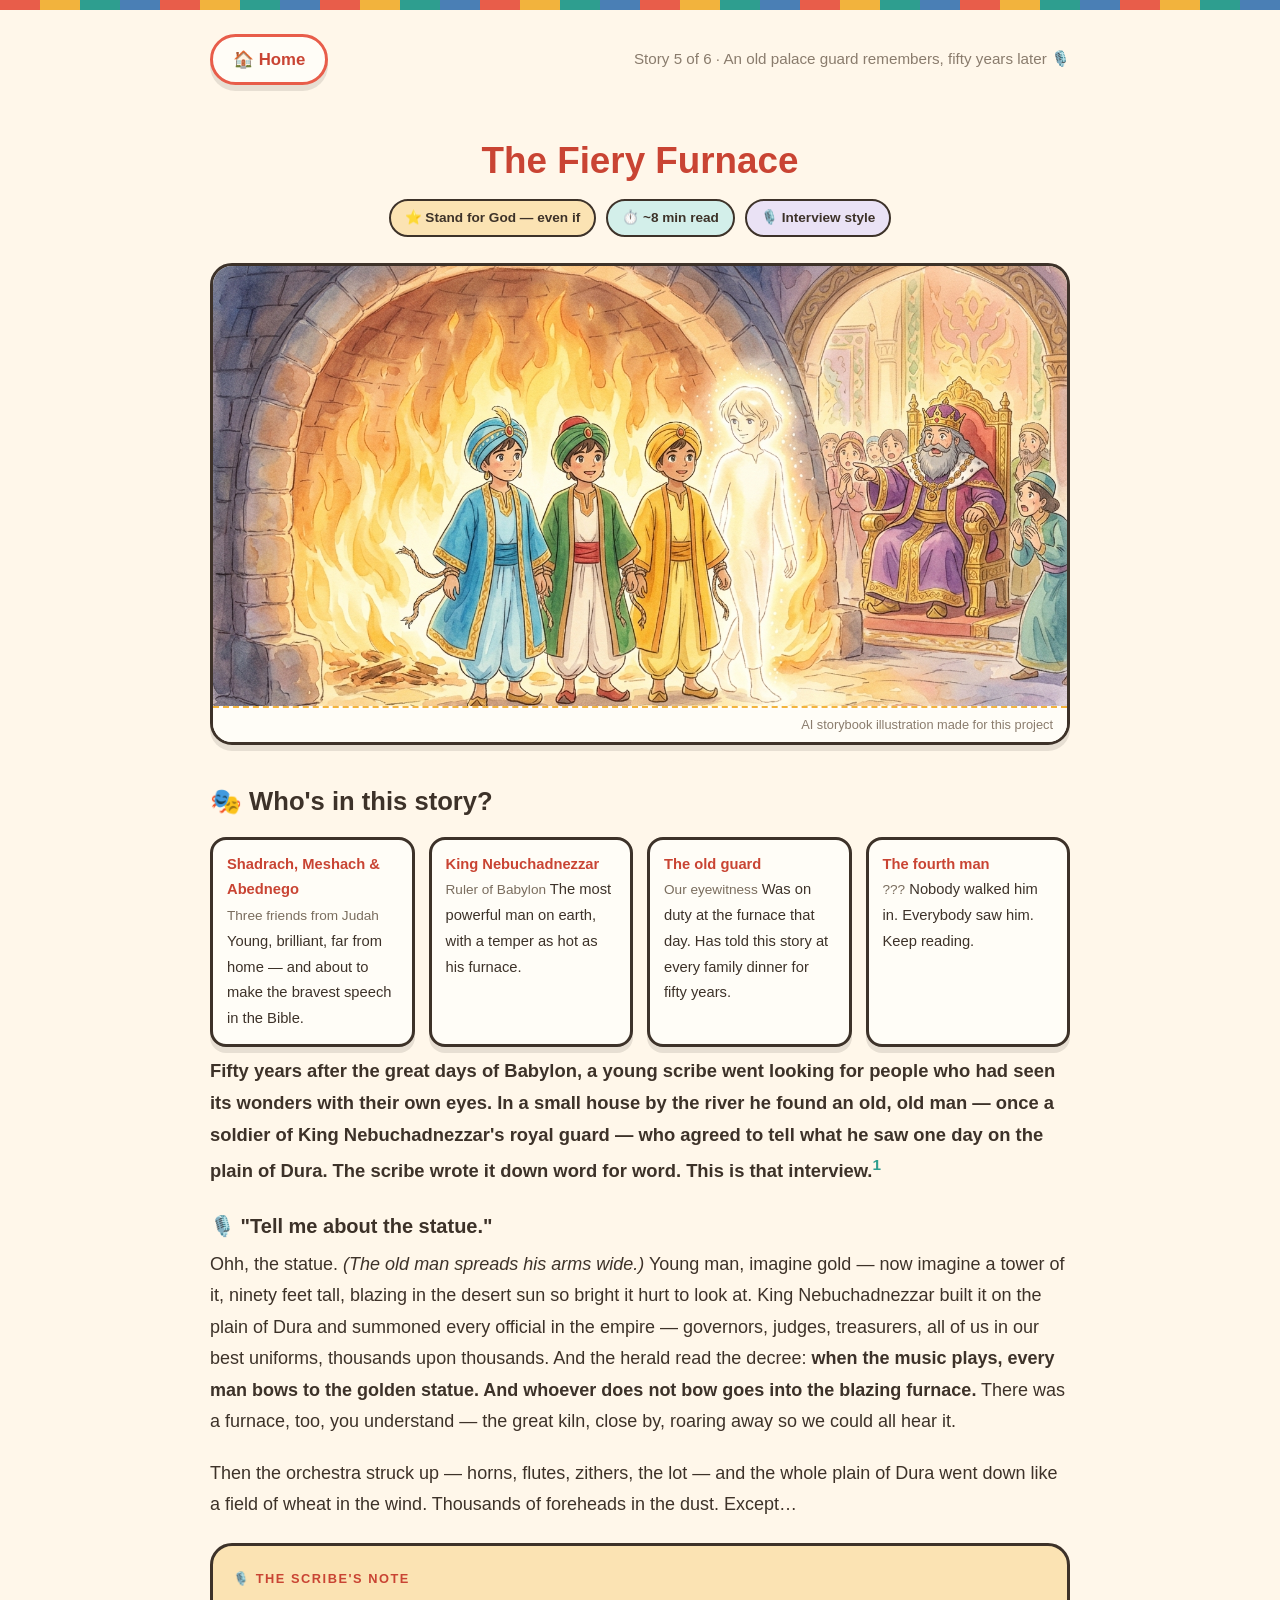
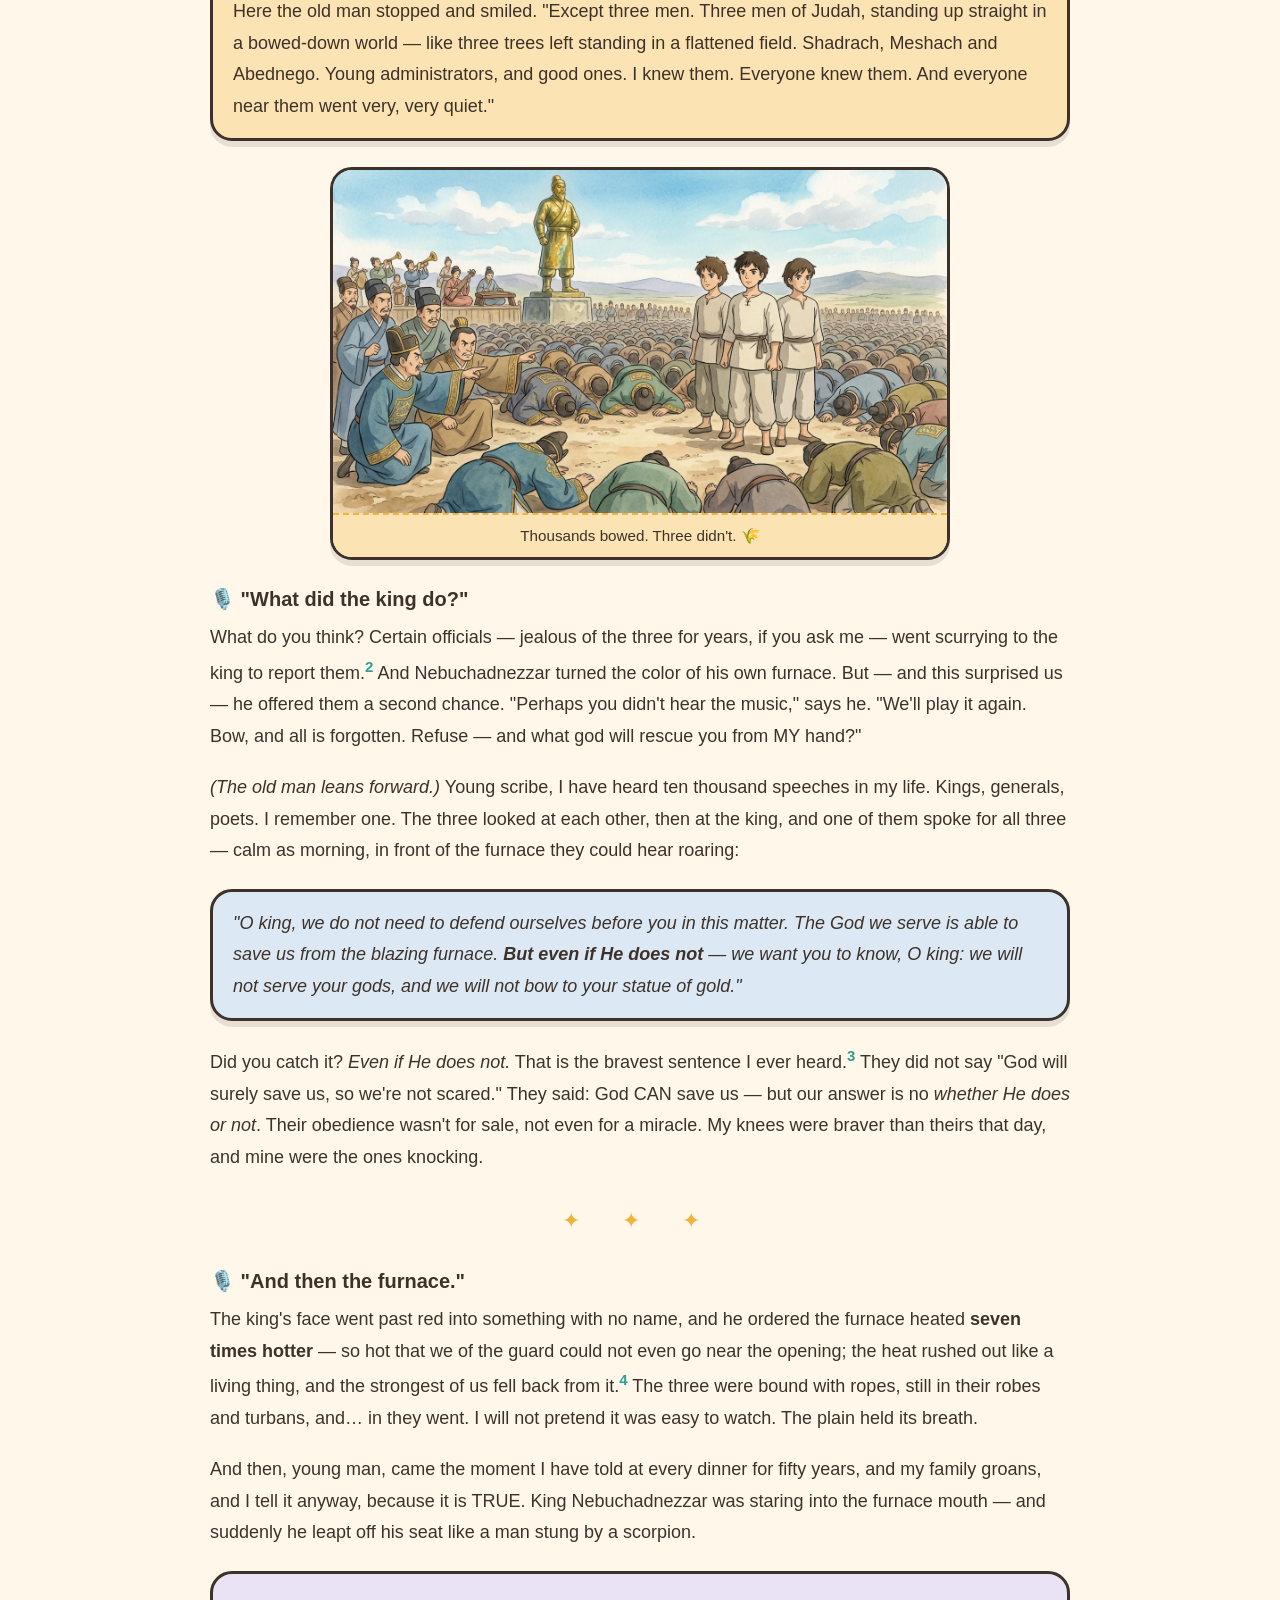
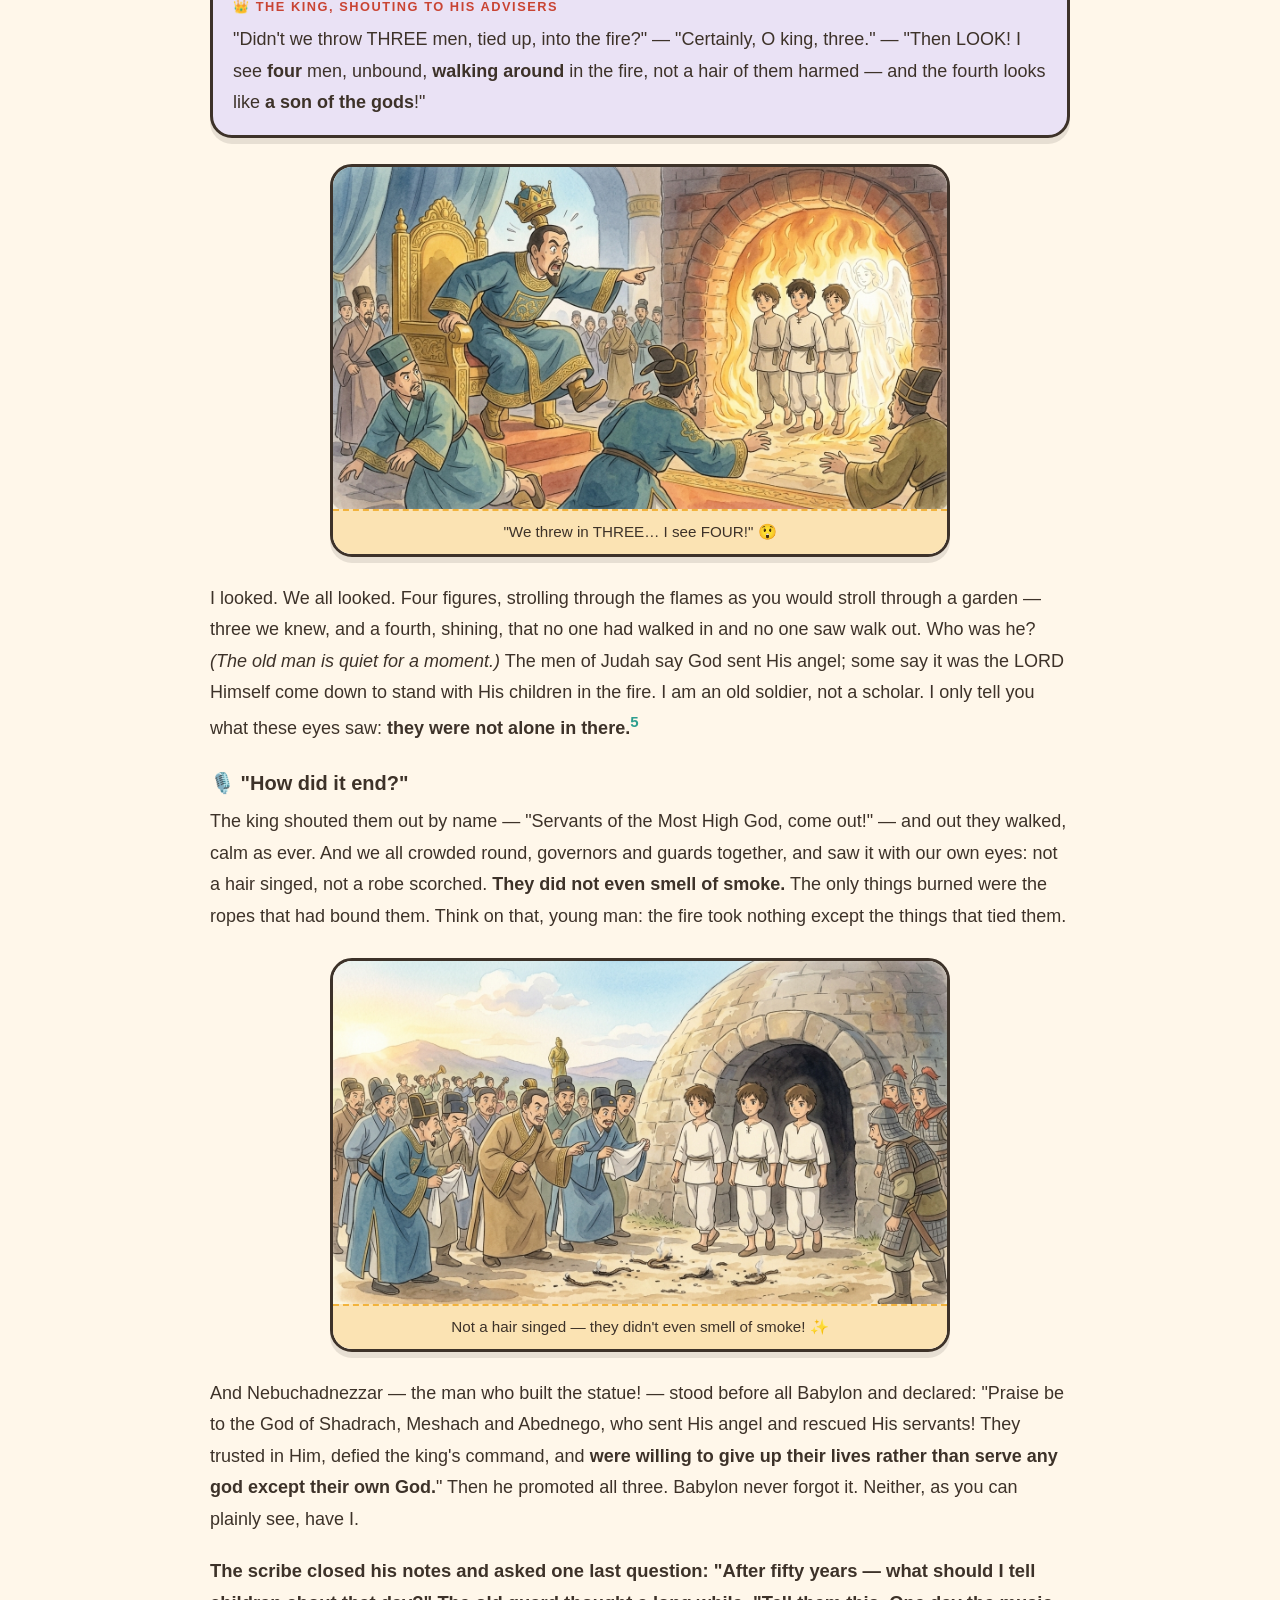
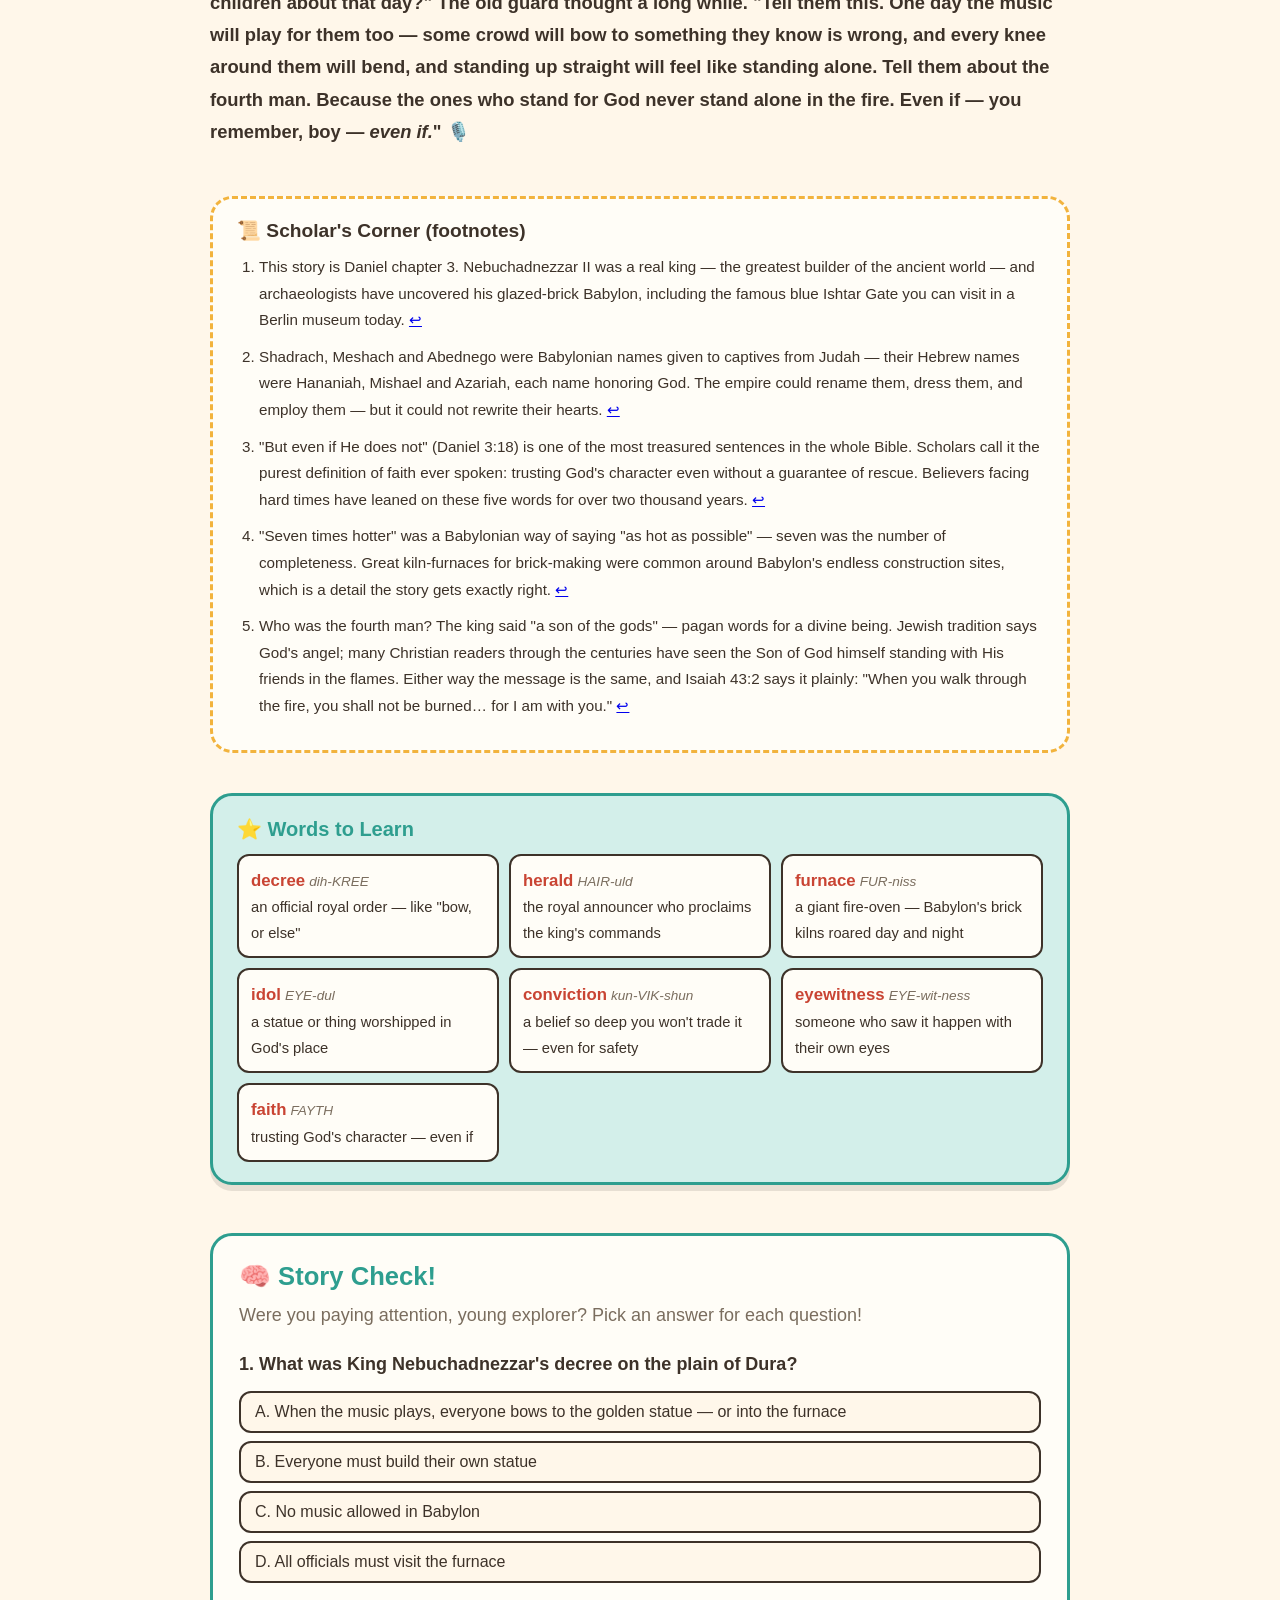
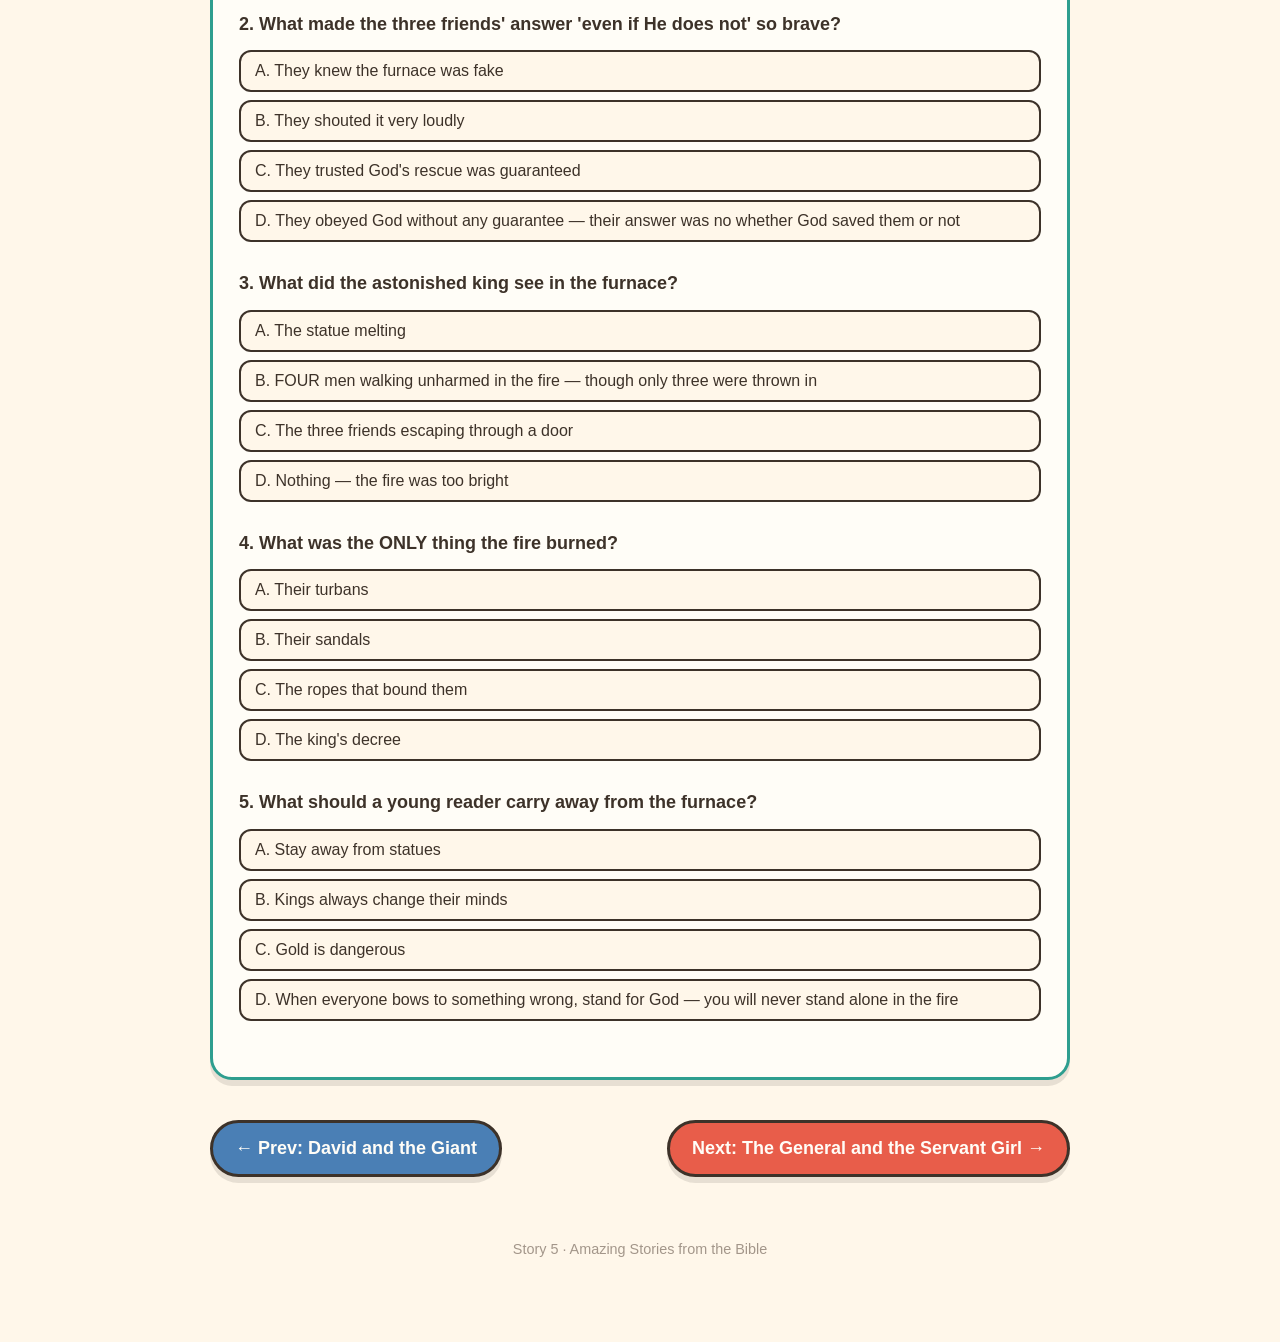
<file: stories/fiery-furnace.html>
<!DOCTYPE html>
<html lang="en">
<head>
<meta charset="UTF-8">
<meta name="viewport" content="width=device-width, initial-scale=1.0">
<title>The Fiery Furnace</title>
<link rel="stylesheet" href="../css/style.css">
</head>
<body>
<div class="wrap">

  <nav class="topnav">
    <a class="home" href="../index.html">🏠 Home</a>
    <span class="crumbs">Story 5 of 6 · An old palace guard remembers, fifty years later 🎙️</span>
  </nav>

  <div class="hero">
    <h1>The Fiery Furnace</h1>
    <div class="badges">
      <span class="badge">⭐ Stand for God — even if</span>
      <span class="badge time">⏱️ ~8 min read</span>
      <span class="badge style">🎙️ Interview style</span>
    </div>
  </div>

  <figure class="story-hero">
    <img src="../images/anime/hero-furnace.png" alt="Three young men stand calm and unburned inside golden flames, joined by a mysterious shining fourth figure" onerror="this.parentElement.style.display='none'">
    <figcaption class="art-credit">AI storybook illustration made for this project</figcaption>
  </figure>

  <h2>🎭 Who's in this story?</h2>
  <div class="whos-who">
    <div class="who"><b>Shadrach, Meshach &amp; Abednego</b><span class="role">Three friends from Judah</span> Young, brilliant, far from home — and about to make the bravest speech in the Bible.</div>
    <div class="who"><b>King Nebuchadnezzar</b><span class="role">Ruler of Babylon</span> The most powerful man on earth, with a temper as hot as his furnace.</div>
    <div class="who"><b>The old guard</b><span class="role">Our eyewitness</span> Was on duty at the furnace that day. Has told this story at every family dinner for fifty years.</div>
    <div class="who"><b>The fourth man</b><span class="role">???</span> Nobody walked him in. Everybody saw him. Keep reading.</div>
  </div>

  <div class="story">
    <p class="lead">Fifty years after the great days of Babylon, a young scribe went looking for people who had seen its wonders with their own eyes. In a small house by the river he found an old, old man — once a soldier of King Nebuchadnezzar's royal guard — who agreed to tell what he saw one day on the plain of Dura. The scribe wrote it down word for word. This is that interview.<sup><a href="#fn1" id="ref1">1</a></sup></p>

    <h3>🎙️ "Tell me about the statue."</h3>
    <p>Ohh, the statue. <i>(The old man spreads his arms wide.)</i> Young man, imagine gold — now imagine a tower of it, ninety feet tall, blazing in the desert sun so bright it hurt to look at. King Nebuchadnezzar built it on the plain of Dura and summoned every official in the empire — governors, judges, treasurers, all of us in our best uniforms, thousands upon thousands. And the herald read the decree: <b>when the music plays, every man bows to the golden statue. And whoever does not bow goes into the blazing furnace.</b> There was a furnace, too, you understand — the great kiln, close by, roaring away so we could all hear it.</p>

    <p>Then the orchestra struck up — horns, flutes, zithers, the lot — and the whole plain of Dura went down like a field of wheat in the wind. Thousands of foreheads in the dust. Except…</p>

    <div class="newsflash">
      <span class="tag">🎙️ The scribe's note</span>
      <p style="margin:0;">Here the old man stopped and smiled. "Except three men. Three men of Judah, standing up straight in a bowed-down world — like three trees left standing in a flattened field. Shadrach, Meshach and Abednego. Young administrators, and good ones. I knew them. Everyone knew them. And everyone near them went very, very quiet."</p>
    </div>

    <figure class="story-art">
      <img src="../images/anime/furnace-1.png" alt="On a vast plain thousands bow to a towering golden statue while three young men remain standing" loading="lazy" onerror="this.parentElement.style.display='none'">
      <figcaption>Thousands bowed. Three didn't. 🌾</figcaption>
    </figure>

    <h3>🎙️ "What did the king do?"</h3>
    <p>What do you think? Certain officials — jealous of the three for years, if you ask me — went scurrying to the king to report them.<sup><a href="#fn2" id="ref2">2</a></sup> And Nebuchadnezzar turned the color of his own furnace. But — and this surprised us — he offered them a second chance. "Perhaps you didn't hear the music," says he. "We'll play it again. Bow, and all is forgotten. Refuse — and what god will rescue you from MY hand?"</p>

    <p><i>(The old man leans forward.)</i> Young scribe, I have heard ten thousand speeches in my life. Kings, generals, poets. I remember one. The three looked at each other, then at the king, and one of them spoke for all three — calm as morning, in front of the furnace they could hear roaring:</p>

    <div class="speech">
      "O king, we do not need to defend ourselves before you in this matter. The God we serve is able to save us from the blazing furnace. <b>But even if He does not</b> — we want you to know, O king: we will not serve your gods, and we will not bow to your statue of gold."
    </div>

    <p>Did you catch it? <i>Even if He does not.</i> That is the bravest sentence I ever heard.<sup><a href="#fn3" id="ref3">3</a></sup> They did not say "God will surely save us, so we're not scared." They said: God CAN save us — but our answer is no <i>whether He does or not</i>. Their obedience wasn't for sale, not even for a miracle. My knees were braver than theirs that day, and mine were the ones knocking.</p>

    <div class="scene-break">✦ ✦ ✦</div>

    <h3>🎙️ "And then the furnace."</h3>
    <p>The king's face went past red into something with no name, and he ordered the furnace heated <b>seven times hotter</b> — so hot that we of the guard could not even go near the opening; the heat rushed out like a living thing, and the strongest of us fell back from it.<sup><a href="#fn4" id="ref4">4</a></sup> The three were bound with ropes, still in their robes and turbans, and… in they went. I will not pretend it was easy to watch. The plain held its breath.</p>

    <p>And then, young man, came the moment I have told at every dinner for fifty years, and my family groans, and I tell it anyway, because it is TRUE. King Nebuchadnezzar was staring into the furnace mouth — and suddenly he leapt off his seat like a man stung by a scorpion.</p>

    <div class="thoughts">
      <span class="tag">👑 The king, shouting to his advisers</span>
      <p style="margin:0;">"Didn't we throw THREE men, tied up, into the fire?" — "Certainly, O king, three." — "Then LOOK! I see <b>four</b> men, unbound, <b>walking around</b> in the fire, not a hair of them harmed — and the fourth looks like <b>a son of the gods</b>!"</p>
    </div>

    <figure class="story-art">
      <img src="../images/anime/furnace-2.png" alt="The astonished king leaps from his throne pointing at four figures walking unharmed in the glowing furnace" loading="lazy" onerror="this.parentElement.style.display='none'">
      <figcaption>"We threw in THREE… I see FOUR!" 😲</figcaption>
    </figure>

    <p>I looked. We all looked. Four figures, strolling through the flames as you would stroll through a garden — three we knew, and a fourth, shining, that no one had walked in and no one saw walk out. Who was he? <i>(The old man is quiet for a moment.)</i> The men of Judah say God sent His angel; some say it was the LORD Himself come down to stand with His children in the fire. I am an old soldier, not a scholar. I only tell you what these eyes saw: <b>they were not alone in there.</b><sup><a href="#fn5" id="ref5">5</a></sup></p>

    <h3>🎙️ "How did it end?"</h3>
    <p>The king shouted them out by name — "Servants of the Most High God, come out!" — and out they walked, calm as ever. And we all crowded round, governors and guards together, and saw it with our own eyes: not a hair singed, not a robe scorched. <b>They did not even smell of smoke.</b> The only things burned were the ropes that had bound them. Think on that, young man: the fire took nothing except the things that tied them.</p>

    <figure class="story-art">
      <img src="../images/anime/furnace-3.png" alt="The three friends walk out of the furnace unharmed as officials crowd around in amazement" loading="lazy" onerror="this.parentElement.style.display='none'">
      <figcaption>Not a hair singed — they didn't even smell of smoke! ✨</figcaption>
    </figure>

    <p>And Nebuchadnezzar — the man who built the statue! — stood before all Babylon and declared: "Praise be to the God of Shadrach, Meshach and Abednego, who sent His angel and rescued His servants! They trusted in Him, defied the king's command, and <b>were willing to give up their lives rather than serve any god except their own God.</b>" Then he promoted all three. Babylon never forgot it. Neither, as you can plainly see, have I.</p>

    <p class="lead">The scribe closed his notes and asked one last question: "After fifty years — what should I tell children about that day?" The old guard thought a long while. "Tell them this. One day the music will play for them too — some crowd will bow to something they know is wrong, and every knee around them will bend, and standing up straight will feel like standing alone. Tell them about the fourth man. Because the ones who stand for God <b>never</b> stand alone in the fire. Even if — you remember, boy — <i>even if.</i>" 🎙️</p>
  </div>

  <div class="footnotes">
    <h2>📜 Scholar's Corner (footnotes)</h2>
    <ol>
      <li id="fn1">This story is Daniel chapter 3. Nebuchadnezzar II was a real king — the greatest builder of the ancient world — and archaeologists have uncovered his glazed-brick Babylon, including the famous blue Ishtar Gate you can visit in a Berlin museum today. <a href="#ref1">↩</a></li>
      <li id="fn2">Shadrach, Meshach and Abednego were Babylonian names given to captives from Judah — their Hebrew names were Hananiah, Mishael and Azariah, each name honoring God. The empire could rename them, dress them, and employ them — but it could not rewrite their hearts. <a href="#ref2">↩</a></li>
      <li id="fn3">"But even if He does not" (Daniel 3:18) is one of the most treasured sentences in the whole Bible. Scholars call it the purest definition of faith ever spoken: trusting God's character even without a guarantee of rescue. Believers facing hard times have leaned on these five words for over two thousand years. <a href="#ref3">↩</a></li>
      <li id="fn4">"Seven times hotter" was a Babylonian way of saying "as hot as possible" — seven was the number of completeness. Great kiln-furnaces for brick-making were common around Babylon's endless construction sites, which is a detail the story gets exactly right. <a href="#ref4">↩</a></li>
      <li id="fn5">Who was the fourth man? The king said "a son of the gods" — pagan words for a divine being. Jewish tradition says God's angel; many Christian readers through the centuries have seen the Son of God himself standing with His friends in the flames. Either way the message is the same, and Isaiah 43:2 says it plainly: "When you walk through the fire, you shall not be burned… for I am with you." <a href="#ref5">↩</a></li>
    </ol>
  </div>

  <div class="vocab">
    <h2>⭐ Words to Learn</h2>
    <div class="vocab-grid">
      <div class="vword"><b>decree</b> <span class="py">dih-KREE</span><br>an official royal order — like "bow, or else"</div>
      <div class="vword"><b>herald</b> <span class="py">HAIR-uld</span><br>the royal announcer who proclaims the king's commands</div>
      <div class="vword"><b>furnace</b> <span class="py">FUR-niss</span><br>a giant fire-oven — Babylon's brick kilns roared day and night</div>
      <div class="vword"><b>idol</b> <span class="py">EYE-dul</span><br>a statue or thing worshipped in God's place</div>
      <div class="vword"><b>conviction</b> <span class="py">kun-VIK-shun</span><br>a belief so deep you won't trade it — even for safety</div>
      <div class="vword"><b>eyewitness</b> <span class="py">EYE-wit-ness</span><br>someone who saw it happen with their own eyes</div>
      <div class="vword"><b>faith</b> <span class="py">FAYTH</span><br>trusting God's character — even if</div>
    </div>
  </div>

  <div id="quiz"></div>

  <nav class="story-nav">
    <a class="prev" href="david-goliath.html">← Prev: David and the Giant</a>
    <a href="naaman.html">Next: The General and the Servant Girl →</a>
  </nav>

  <footer>Story 5 · Amazing Stories from the Bible</footer>
</div>

<script>
var QUIZ = [
  {
    q: "What was King Nebuchadnezzar's decree on the plain of Dura?",
    opts: [
      "When the music plays, everyone bows to the golden statue — or into the furnace",
      "Everyone must build their own statue",
      "No music allowed in Babylon",
      "All officials must visit the furnace"
    ],
    answer: 0,
    yay: "Right — music plays, everyone bows, and the roaring furnace waited for anyone who refused.",
    nope: "The herald's decree: at the sound of the music, bow to the ninety-foot golden statue — and refusers go to the blazing furnace."
  },
  {
    q: "What made the three friends' answer 'even if He does not' so brave?",
    opts: [
      "They knew the furnace was fake",
      "They shouted it very loudly",
      "They trusted God's rescue was guaranteed",
      "They obeyed God without any guarantee — their answer was no whether God saved them or not"
    ],
    answer: 3,
    yay: "Yes — that's the purest faith in the Bible: God CAN save us, but even if He does not… we will not bow.",
    nope: "The key is what they DIDN'T claim: no guarantee of rescue. Their obedience wasn't for sale — not even for a miracle."
  },
  {
    q: "What did the astonished king see in the furnace?",
    opts: [
      "The statue melting",
      "FOUR men walking unharmed in the fire — though only three were thrown in",
      "The three friends escaping through a door",
      "Nothing — the fire was too bright"
    ],
    answer: 1,
    yay: "Exactly — unbound, unharmed, walking in the flames, with a shining fourth figure nobody had walked in.",
    nope: "The king leapt up: 'Didn't we throw in THREE? I see FOUR — walking, unbound, unharmed!' God's messenger stood with them in the fire."
  },
  {
    q: "What was the ONLY thing the fire burned?",
    opts: [
      "Their turbans",
      "Their sandals",
      "The ropes that bound them",
      "The king's decree"
    ],
    answer: 2,
    yay: "Beautiful detail, well observed — the fire took nothing except the things that tied them. Not even the smell of smoke stayed.",
    nope: "Look again at what came out: hair unsinged, robes unscorched, no smell of smoke — only the ROPES were gone. The fire burned nothing but what bound them."
  },
  {
    q: "What should a young reader carry away from the furnace?",
    opts: [
      "Stay away from statues",
      "Kings always change their minds",
      "Gold is dangerous",
      "When everyone bows to something wrong, stand for God — you will never stand alone in the fire"
    ],
    answer: 3,
    yay: "That's the old guard's own answer! One day the music plays for everyone — remember the fourth man, and remember 'even if.'",
    nope: "Remember the old guard's last words: some day a crowd will bow to something wrong, and standing straight will feel lonely — but God's people never stand alone in the fire."
  }
];
</script>
<script src="../js/quiz.js"></script>
</body>
</html>
</file>
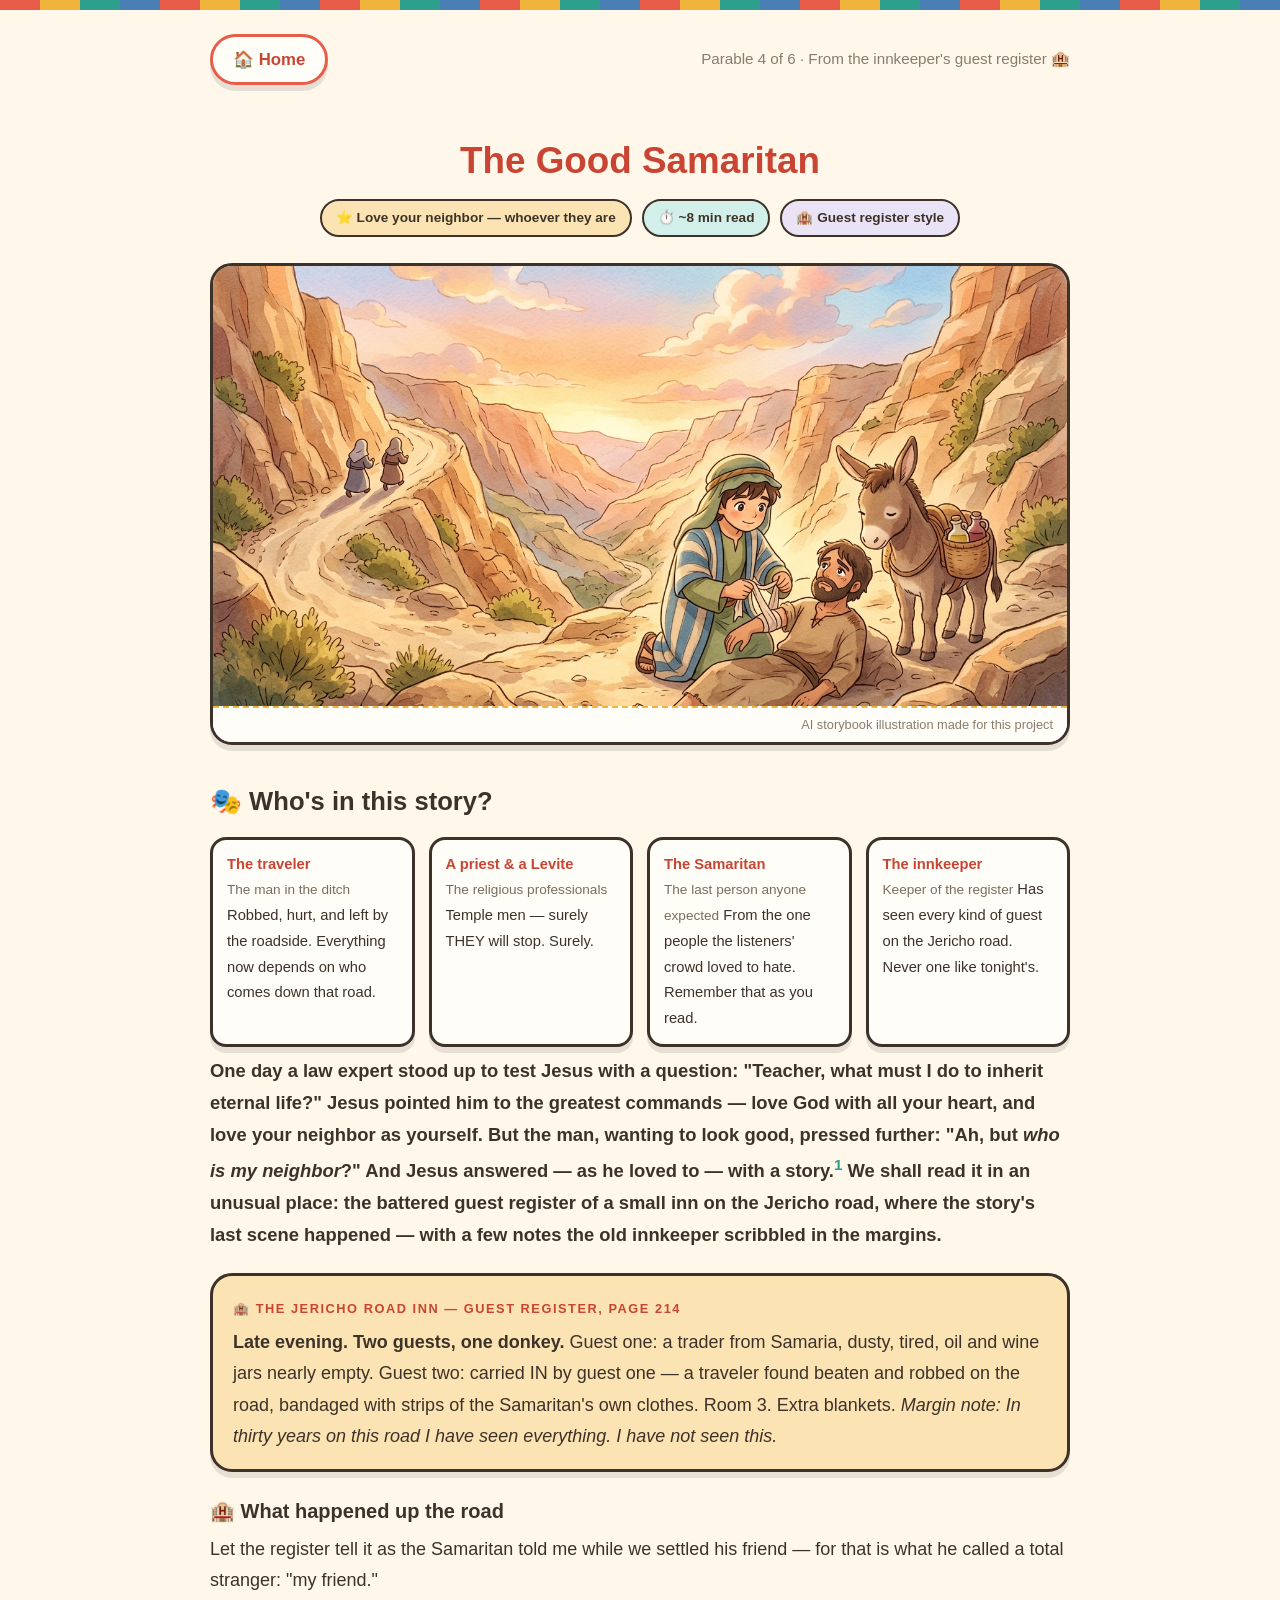
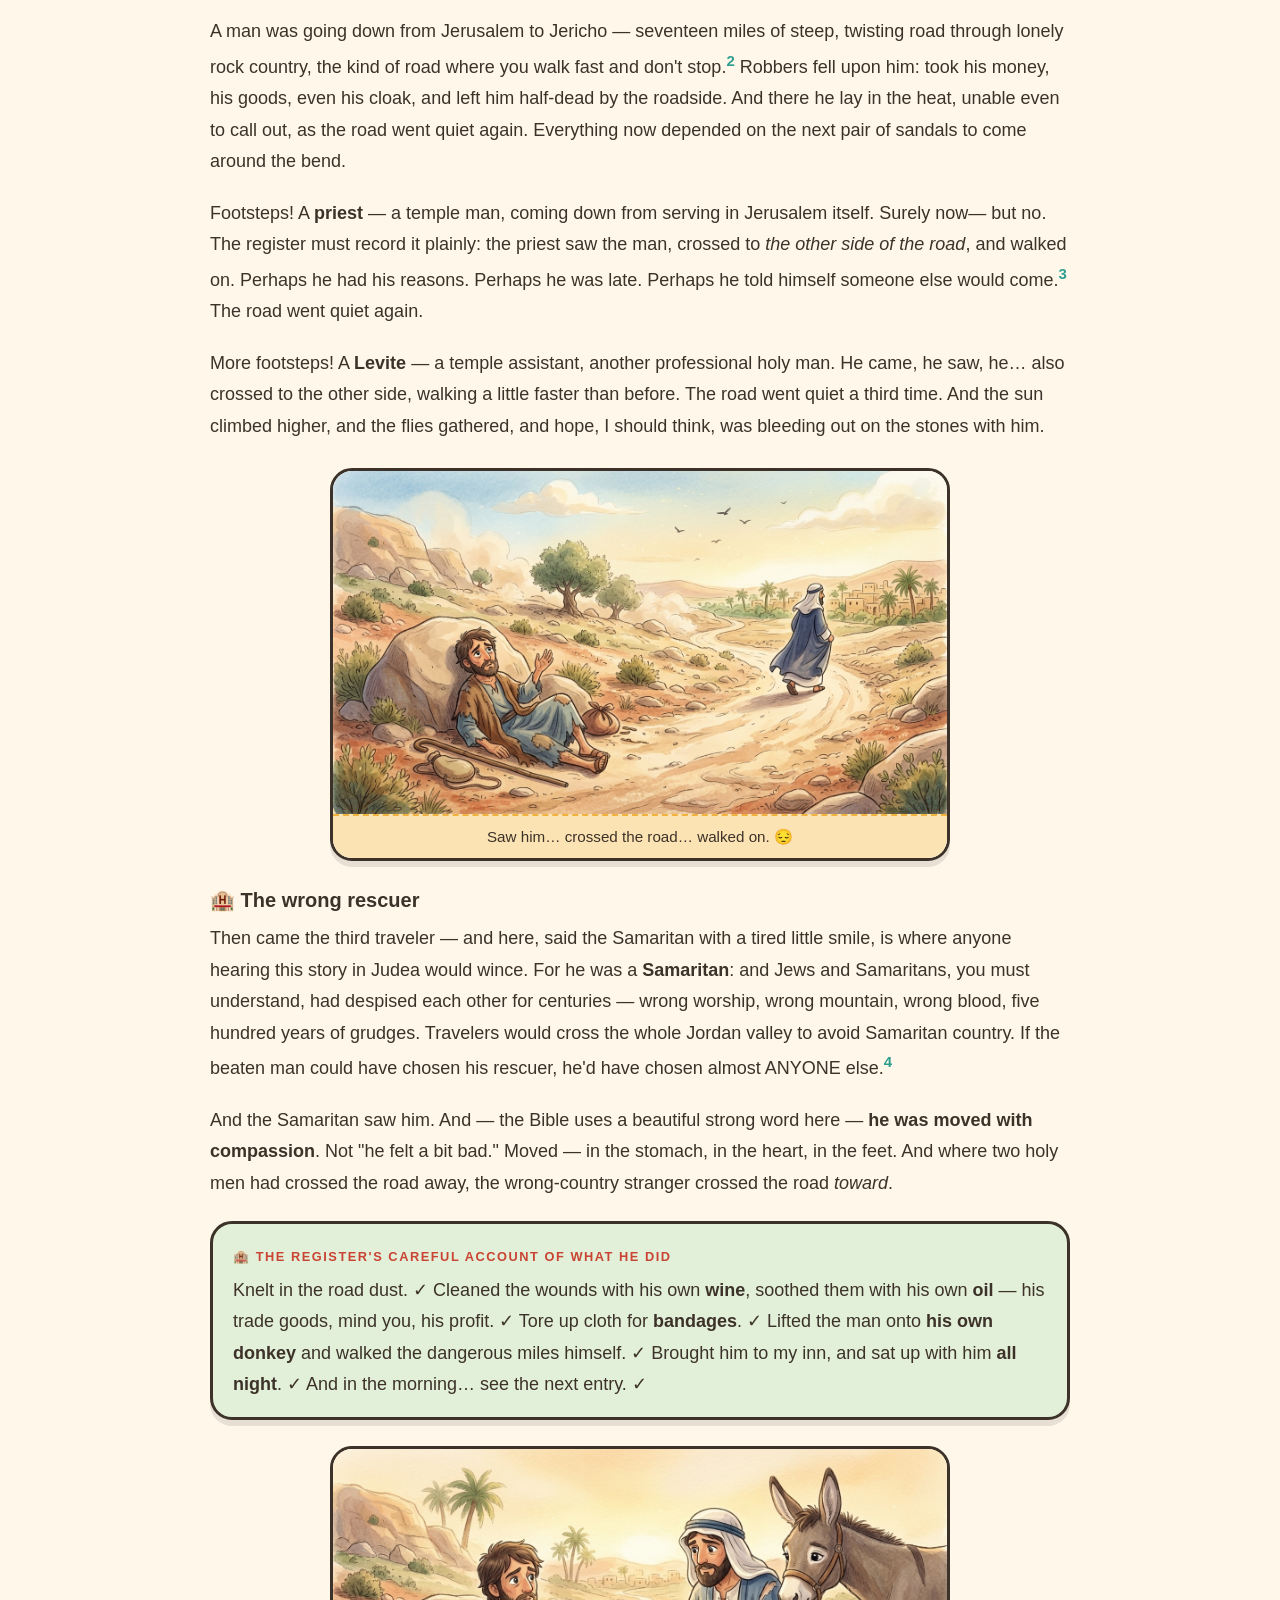
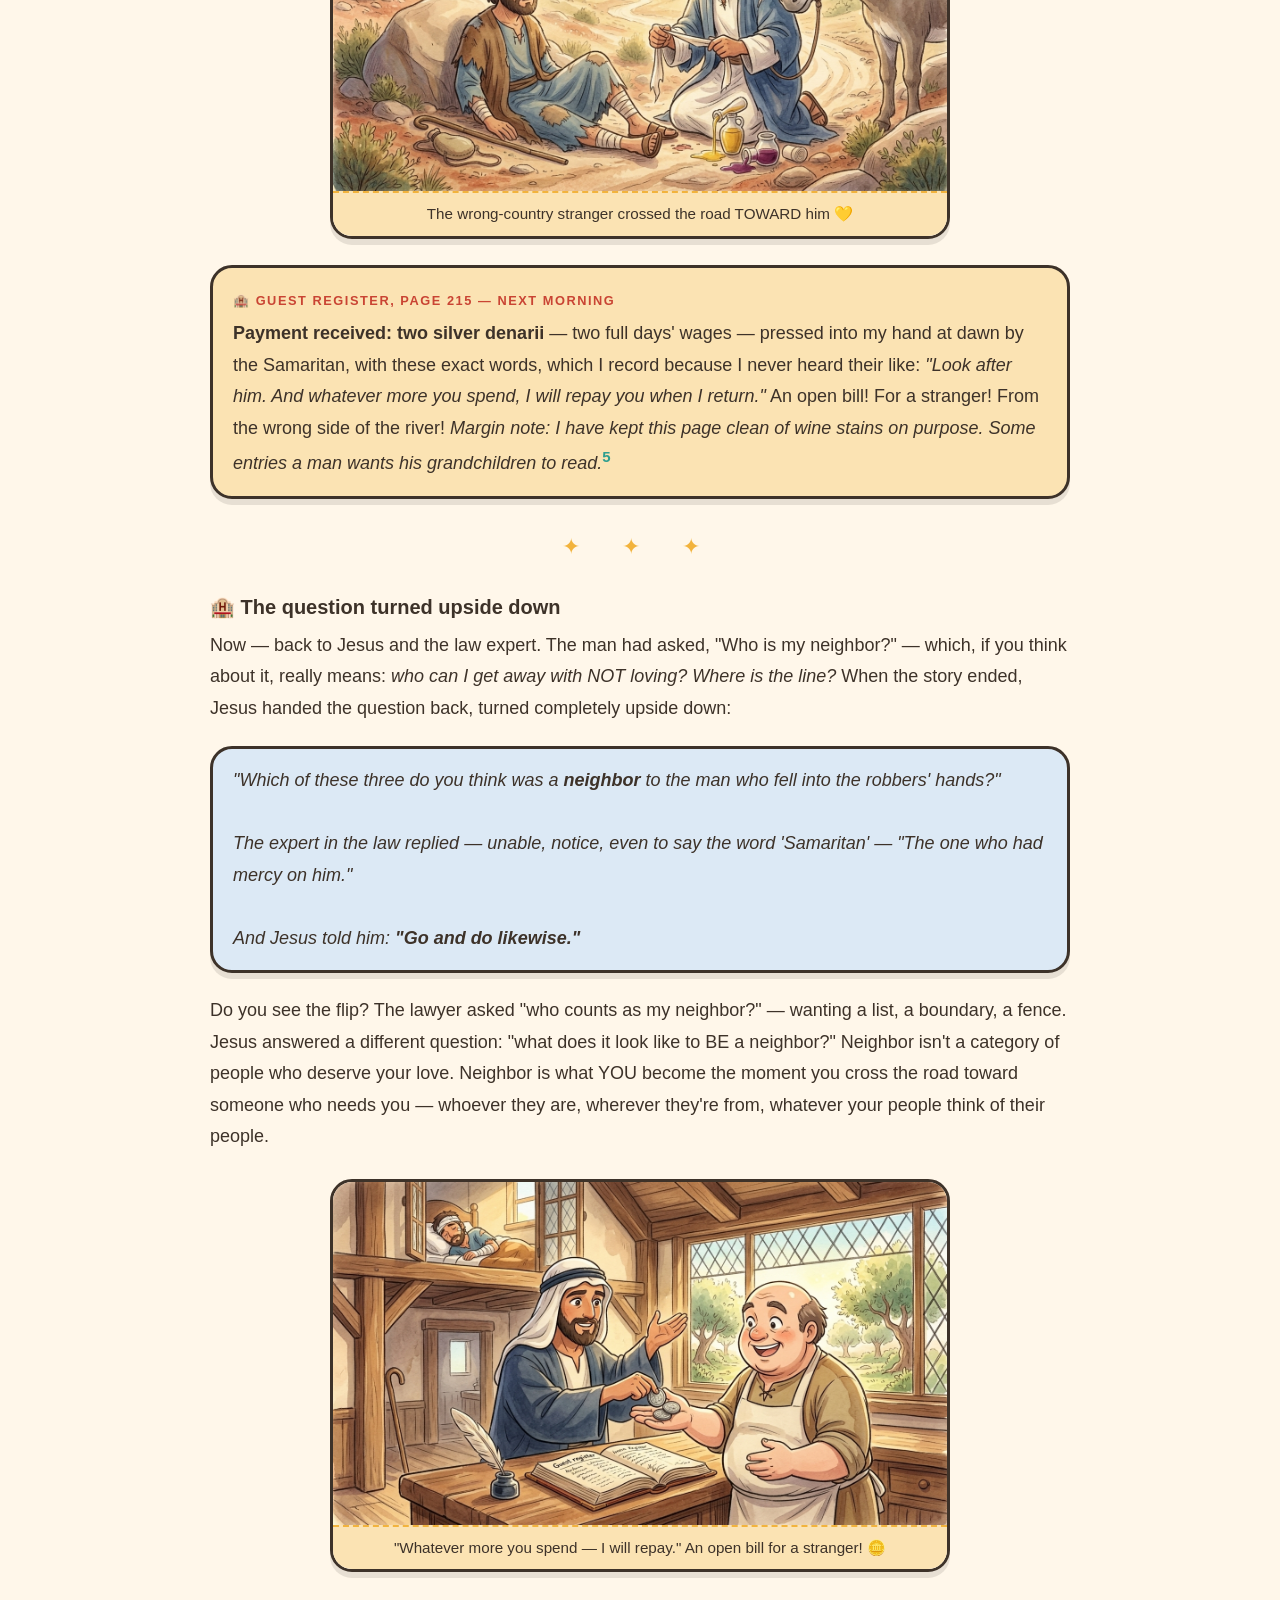
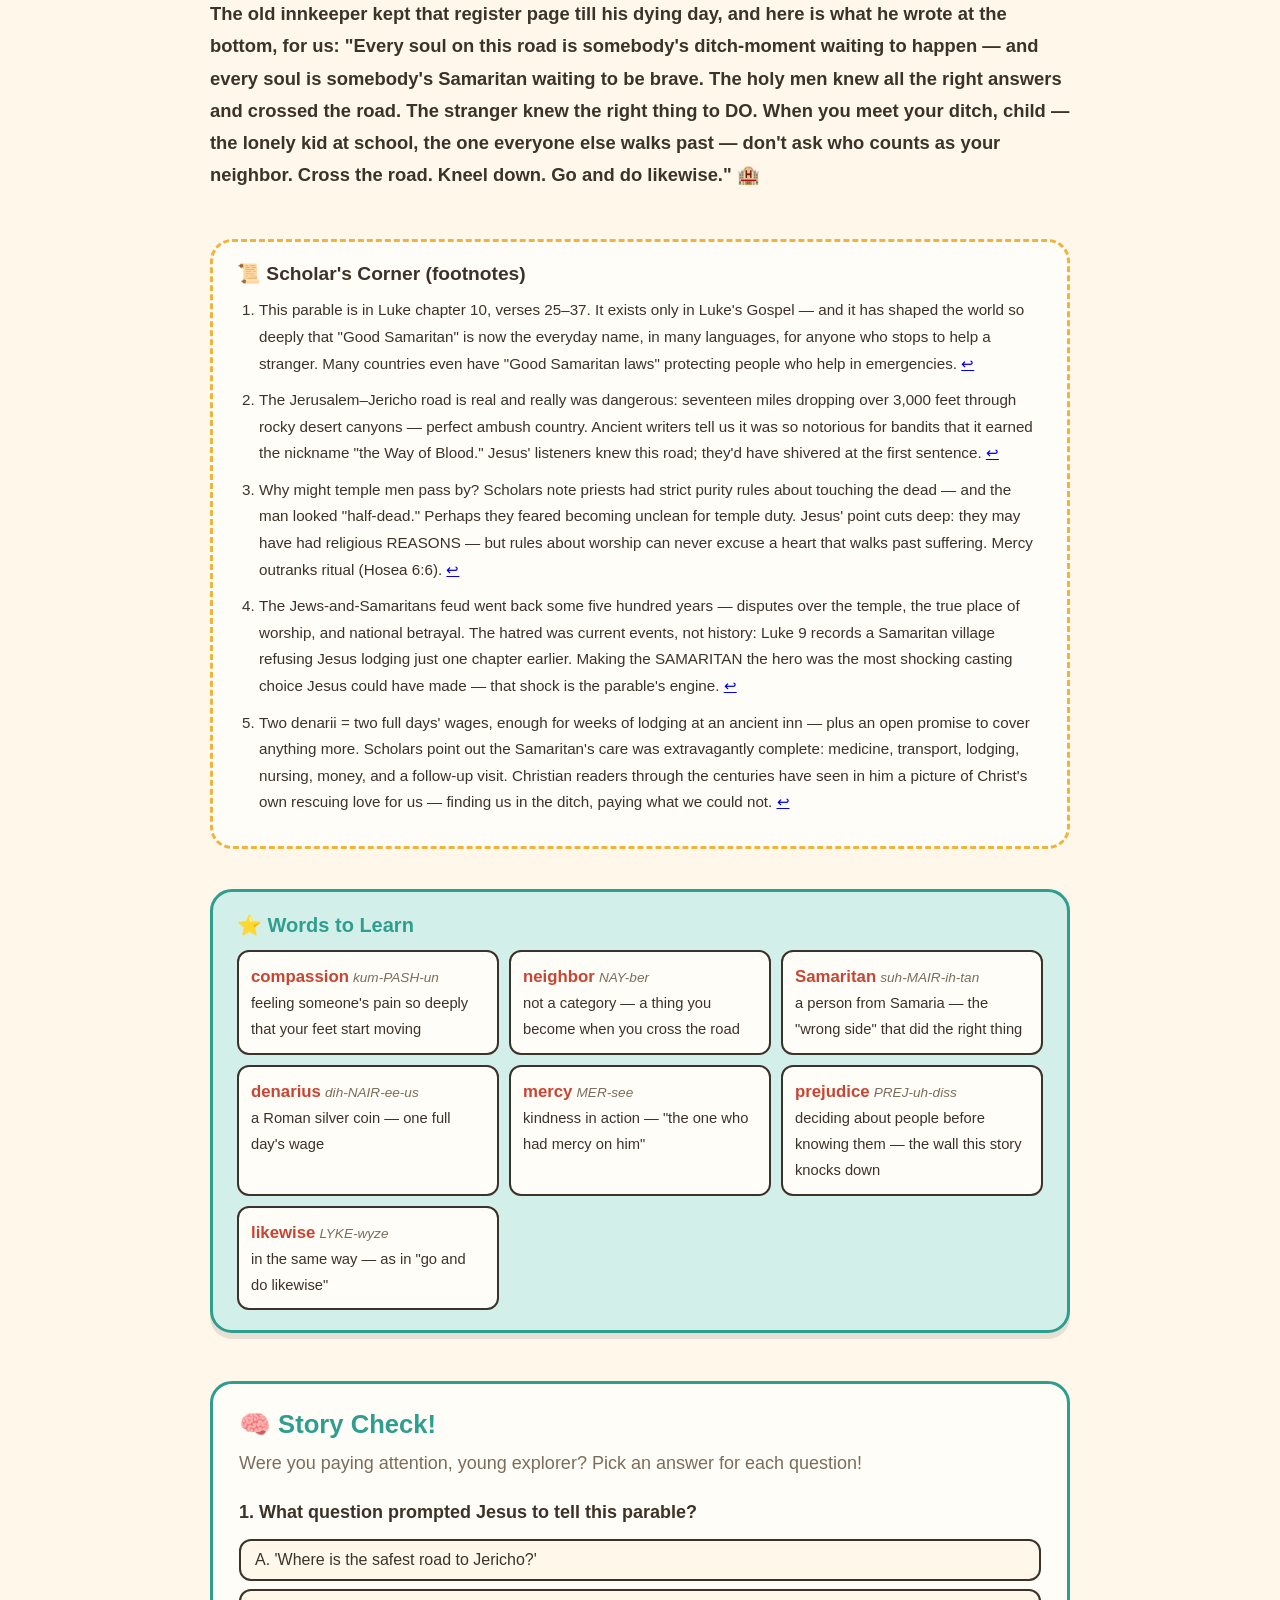
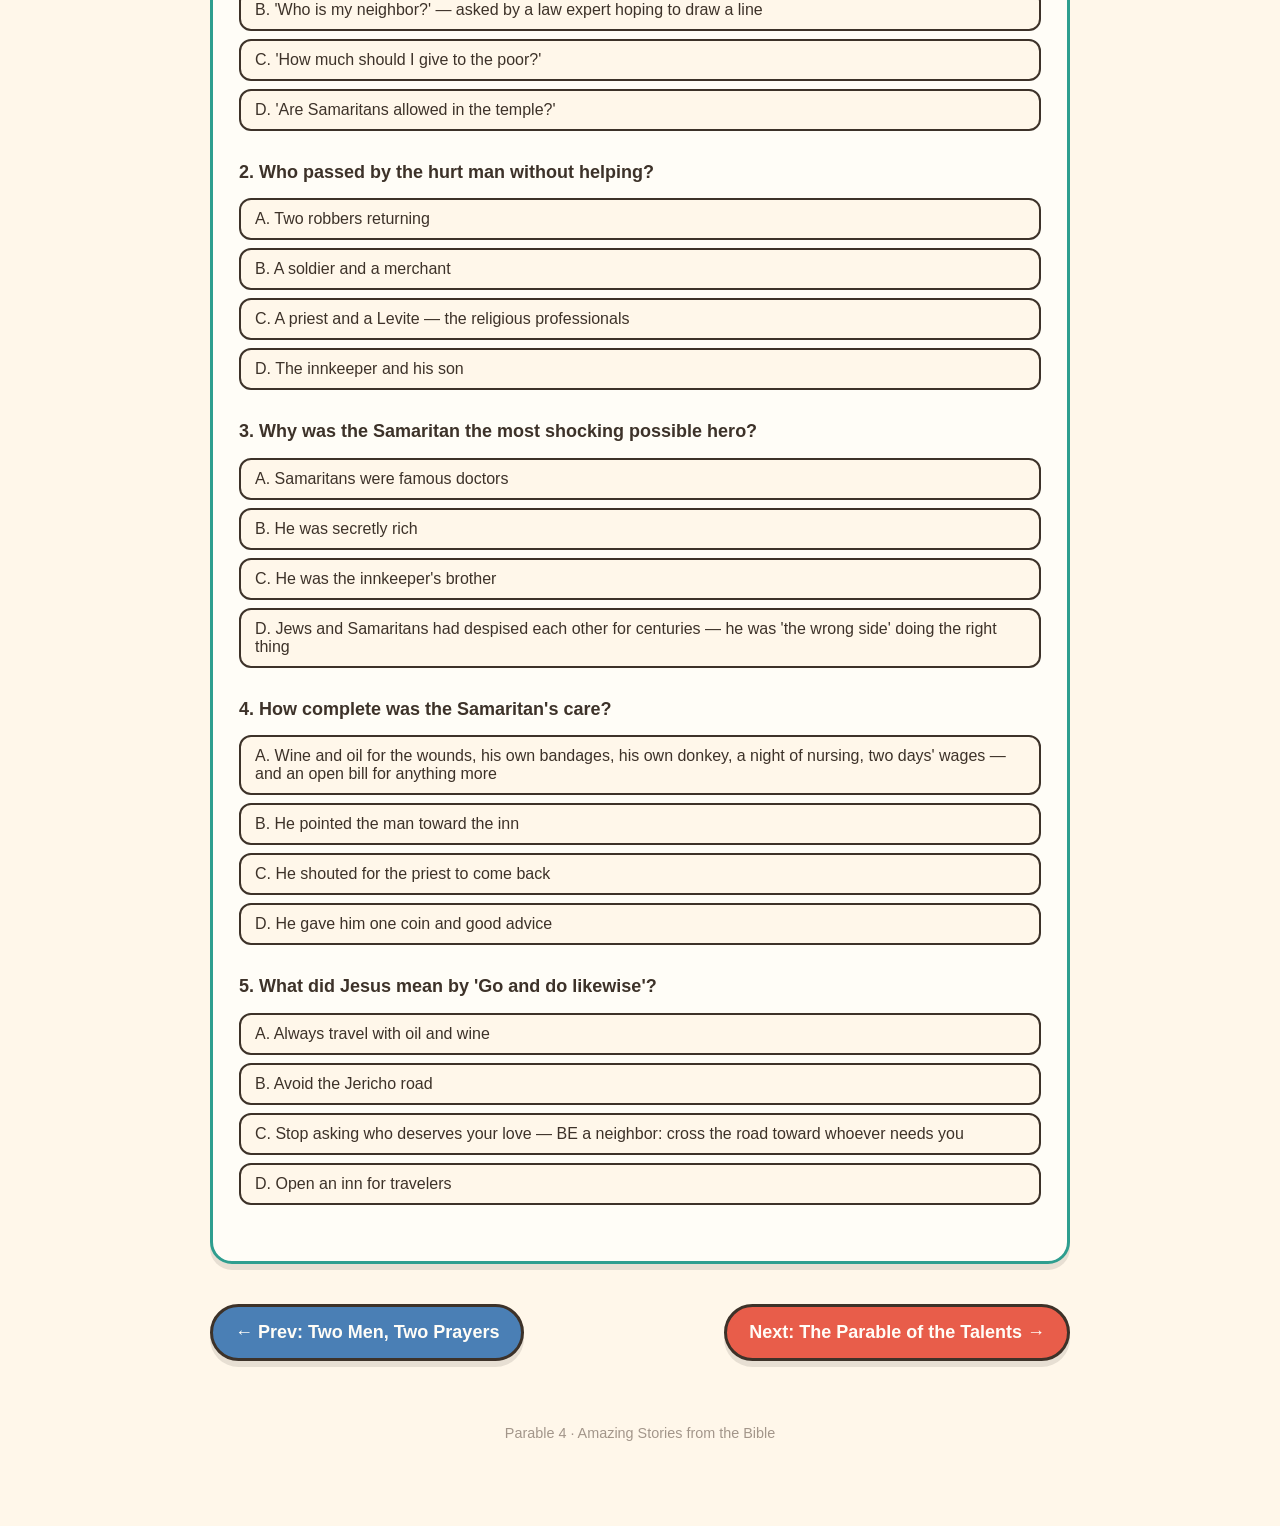
<file: stories/good-samaritan.html>
<!DOCTYPE html>
<html lang="en">
<head>
<meta charset="UTF-8">
<meta name="viewport" content="width=device-width, initial-scale=1.0">
<title>The Good Samaritan</title>
<link rel="stylesheet" href="../css/style.css">
</head>
<body>
<div class="wrap">

  <nav class="topnav">
    <a class="home" href="../index.html">🏠 Home</a>
    <span class="crumbs">Parable 4 of 6 · From the innkeeper's guest register 🏨</span>
  </nav>

  <div class="hero">
    <h1>The Good Samaritan</h1>
    <div class="badges">
      <span class="badge">⭐ Love your neighbor — whoever they are</span>
      <span class="badge time">⏱️ ~8 min read</span>
      <span class="badge style">🏨 Guest register style</span>
    </div>
  </div>

  <figure class="story-hero">
    <img src="../images/anime/hero-samaritan.png" alt="On a rocky desert road a kind traveler helps a wounded man onto his donkey at sunset" onerror="this.parentElement.style.display='none'">
    <figcaption class="art-credit">AI storybook illustration made for this project</figcaption>
  </figure>

  <h2>🎭 Who's in this story?</h2>
  <div class="whos-who">
    <div class="who"><b>The traveler</b><span class="role">The man in the ditch</span> Robbed, hurt, and left by the roadside. Everything now depends on who comes down that road.</div>
    <div class="who"><b>A priest &amp; a Levite</b><span class="role">The religious professionals</span> Temple men — surely THEY will stop. Surely.</div>
    <div class="who"><b>The Samaritan</b><span class="role">The last person anyone expected</span> From the one people the listeners' crowd loved to hate. Remember that as you read.</div>
    <div class="who"><b>The innkeeper</b><span class="role">Keeper of the register</span> Has seen every kind of guest on the Jericho road. Never one like tonight's.</div>
  </div>

  <div class="story">
    <p class="lead">One day a law expert stood up to test Jesus with a question: "Teacher, what must I do to inherit eternal life?" Jesus pointed him to the greatest commands — love God with all your heart, and <b>love your neighbor as yourself</b>. But the man, wanting to look good, pressed further: "Ah, but <i>who is my neighbor</i>?" And Jesus answered — as he loved to — with a story.<sup><a href="#fn1" id="ref1">1</a></sup> We shall read it in an unusual place: the battered guest register of a small inn on the Jericho road, where the story's last scene happened — with a few notes the old innkeeper scribbled in the margins.</p>

    <div class="newsflash">
      <span class="tag">🏨 THE JERICHO ROAD INN — Guest Register, page 214</span>
      <p style="margin:0;"><b>Late evening. Two guests, one donkey.</b> Guest one: a trader from Samaria, dusty, tired, oil and wine jars nearly empty. Guest two: carried IN by guest one — a traveler found beaten and robbed on the road, bandaged with strips of the Samaritan's own clothes. Room 3. Extra blankets. <i>Margin note: In thirty years on this road I have seen everything. I have not seen this.</i></p>
    </div>

    <h3>🏨 What happened up the road</h3>
    <p>Let the register tell it as the Samaritan told me while we settled his friend — for that is what he called a total stranger: "my friend."</p>

    <p>A man was going down from Jerusalem to Jericho — seventeen miles of steep, twisting road through lonely rock country, the kind of road where you walk fast and don't stop.<sup><a href="#fn2" id="ref2">2</a></sup> Robbers fell upon him: took his money, his goods, even his cloak, and left him half-dead by the roadside. And there he lay in the heat, unable even to call out, as the road went quiet again. Everything now depended on the next pair of sandals to come around the bend.</p>

    <p>Footsteps! A <b>priest</b> — a temple man, coming down from serving in Jerusalem itself. Surely now— but no. The register must record it plainly: the priest saw the man, crossed to <i>the other side of the road</i>, and walked on. Perhaps he had his reasons. Perhaps he was late. Perhaps he told himself someone else would come.<sup><a href="#fn3" id="ref3">3</a></sup> The road went quiet again.</p>

    <p>More footsteps! A <b>Levite</b> — a temple assistant, another professional holy man. He came, he saw, he… also crossed to the other side, walking a little faster than before. The road went quiet a third time. And the sun climbed higher, and the flies gathered, and hope, I should think, was bleeding out on the stones with him.</p>

    <figure class="story-art">
      <img src="../images/anime/samaritan-1.png" alt="A hurt traveler lies by the rocky road while a robed figure passes by on the far side" loading="lazy" onerror="this.parentElement.style.display='none'">
      <figcaption>Saw him… crossed the road… walked on. 😔</figcaption>
    </figure>

    <h3>🏨 The wrong rescuer</h3>
    <p>Then came the third traveler — and here, said the Samaritan with a tired little smile, is where anyone hearing this story in Judea would wince. For he was a <b>Samaritan</b>: and Jews and Samaritans, you must understand, had despised each other for centuries — wrong worship, wrong mountain, wrong blood, five hundred years of grudges. Travelers would cross the whole Jordan valley to avoid Samaritan country. If the beaten man could have chosen his rescuer, he'd have chosen almost ANYONE else.<sup><a href="#fn4" id="ref4">4</a></sup></p>

    <p>And the Samaritan saw him. And — the Bible uses a beautiful strong word here — <b>he was moved with compassion</b>. Not "he felt a bit bad." Moved — in the stomach, in the heart, in the feet. And where two holy men had crossed the road away, the wrong-country stranger crossed the road <i>toward</i>.</p>

    <div class="scoreboard">
      <span class="tag">🏨 The register's careful account of what he did</span>
      <p style="margin:0;">Knelt in the road dust. ✓ Cleaned the wounds with his own <b>wine</b>, soothed them with his own <b>oil</b> — his trade goods, mind you, his profit. ✓ Tore up cloth for <b>bandages</b>. ✓ Lifted the man onto <b>his own donkey</b> and walked the dangerous miles himself. ✓ Brought him to my inn, and sat up with him <b>all night</b>. ✓ And in the morning… see the next entry. ✓</p>
    </div>

    <figure class="story-art">
      <img src="../images/anime/samaritan-2.png" alt="The Samaritan kneels in the road bandaging the traveler's wounds beside his patient donkey" loading="lazy" onerror="this.parentElement.style.display='none'">
      <figcaption>The wrong-country stranger crossed the road TOWARD him 💛</figcaption>
    </figure>

    <div class="newsflash">
      <span class="tag">🏨 Guest Register, page 215 — next morning</span>
      <p style="margin:0;"><b>Payment received: two silver denarii</b> — two full days' wages — pressed into my hand at dawn by the Samaritan, with these exact words, which I record because I never heard their like: <i>"Look after him. And whatever more you spend, I will repay you when I return."</i> An open bill! For a stranger! From the wrong side of the river! <i>Margin note: I have kept this page clean of wine stains on purpose. Some entries a man wants his grandchildren to read.</i><sup><a href="#fn5" id="ref5">5</a></sup></p>
    </div>

    <div class="scene-break">✦ ✦ ✦</div>

    <h3>🏨 The question turned upside down</h3>
    <p>Now — back to Jesus and the law expert. The man had asked, "Who is my neighbor?" — which, if you think about it, really means: <i>who can I get away with NOT loving? Where is the line?</i> When the story ended, Jesus handed the question back, turned completely upside down:</p>

    <div class="speech">
      "Which of these three do you think was a <b>neighbor</b> to the man who fell into the robbers' hands?"<br><br>
      The expert in the law replied — unable, notice, even to say the word 'Samaritan' — "The one who had mercy on him."<br><br>
      And Jesus told him: <b>"Go and do likewise."</b>
    </div>

    <p>Do you see the flip? The lawyer asked "who counts as my neighbor?" — wanting a list, a boundary, a fence. Jesus answered a different question: "what does it look like to BE a neighbor?" Neighbor isn't a category of people who deserve your love. Neighbor is what YOU become the moment you cross the road toward someone who needs you — whoever they are, wherever they're from, whatever your people think of their people.</p>

    <figure class="story-art">
      <img src="../images/anime/samaritan-3.png" alt="At dawn the Samaritan presses coins into the innkeeper's hand, the guest register open between them" loading="lazy" onerror="this.parentElement.style.display='none'">
      <figcaption>"Whatever more you spend — I will repay." An open bill for a stranger! 🪙</figcaption>
    </figure>

    <p class="lead">The old innkeeper kept that register page till his dying day, and here is what he wrote at the bottom, for us: "Every soul on this road is somebody's ditch-moment waiting to happen — and every soul is somebody's Samaritan waiting to be brave. The holy men knew all the right answers and crossed the road. The stranger knew the right thing to DO. When you meet your ditch, child — the lonely kid at school, the one everyone else walks past — don't ask who counts as your neighbor. Cross the road. Kneel down. <b>Go and do likewise.</b>" 🏨</p>
  </div>

  <div class="footnotes">
    <h2>📜 Scholar's Corner (footnotes)</h2>
    <ol>
      <li id="fn1">This parable is in Luke chapter 10, verses 25–37. It exists only in Luke's Gospel — and it has shaped the world so deeply that "Good Samaritan" is now the everyday name, in many languages, for anyone who stops to help a stranger. Many countries even have "Good Samaritan laws" protecting people who help in emergencies. <a href="#ref1">↩</a></li>
      <li id="fn2">The Jerusalem–Jericho road is real and really was dangerous: seventeen miles dropping over 3,000 feet through rocky desert canyons — perfect ambush country. Ancient writers tell us it was so notorious for bandits that it earned the nickname "the Way of Blood." Jesus' listeners knew this road; they'd have shivered at the first sentence. <a href="#ref2">↩</a></li>
      <li id="fn3">Why might temple men pass by? Scholars note priests had strict purity rules about touching the dead — and the man looked "half-dead." Perhaps they feared becoming unclean for temple duty. Jesus' point cuts deep: they may have had religious REASONS — but rules about worship can never excuse a heart that walks past suffering. Mercy outranks ritual (Hosea 6:6). <a href="#ref3">↩</a></li>
      <li id="fn4">The Jews-and-Samaritans feud went back some five hundred years — disputes over the temple, the true place of worship, and national betrayal. The hatred was current events, not history: Luke 9 records a Samaritan village refusing Jesus lodging just one chapter earlier. Making the SAMARITAN the hero was the most shocking casting choice Jesus could have made — that shock is the parable's engine. <a href="#ref4">↩</a></li>
      <li id="fn5">Two denarii = two full days' wages, enough for weeks of lodging at an ancient inn — plus an open promise to cover anything more. Scholars point out the Samaritan's care was extravagantly complete: medicine, transport, lodging, nursing, money, and a follow-up visit. Christian readers through the centuries have seen in him a picture of Christ's own rescuing love for us — finding us in the ditch, paying what we could not. <a href="#ref5">↩</a></li>
    </ol>
  </div>

  <div class="vocab">
    <h2>⭐ Words to Learn</h2>
    <div class="vocab-grid">
      <div class="vword"><b>compassion</b> <span class="py">kum-PASH-un</span><br>feeling someone's pain so deeply that your feet start moving</div>
      <div class="vword"><b>neighbor</b> <span class="py">NAY-ber</span><br>not a category — a thing you become when you cross the road</div>
      <div class="vword"><b>Samaritan</b> <span class="py">suh-MAIR-ih-tan</span><br>a person from Samaria — the "wrong side" that did the right thing</div>
      <div class="vword"><b>denarius</b> <span class="py">dih-NAIR-ee-us</span><br>a Roman silver coin — one full day's wage</div>
      <div class="vword"><b>mercy</b> <span class="py">MER-see</span><br>kindness in action — "the one who had mercy on him"</div>
      <div class="vword"><b>prejudice</b> <span class="py">PREJ-uh-diss</span><br>deciding about people before knowing them — the wall this story knocks down</div>
      <div class="vword"><b>likewise</b> <span class="py">LYKE-wyze</span><br>in the same way — as in "go and do likewise"</div>
    </div>
  </div>

  <div id="quiz"></div>

  <nav class="story-nav">
    <a class="prev" href="pharisee-tax-collector.html">← Prev: Two Men, Two Prayers</a>
    <a href="talents.html">Next: The Parable of the Talents →</a>
  </nav>

  <footer>Parable 4 · Amazing Stories from the Bible</footer>
</div>

<script>
var QUIZ = [
  {
    q: "What question prompted Jesus to tell this parable?",
    opts: [
      "'Where is the safest road to Jericho?'",
      "'Who is my neighbor?' — asked by a law expert hoping to draw a line",
      "'How much should I give to the poor?'",
      "'Are Samaritans allowed in the temple?'"
    ],
    answer: 1,
    yay: "Right — and notice what the question secretly means: 'who can I get away with NOT loving?' Jesus flipped it completely.",
    nope: "A law expert asked 'Who is my neighbor?' — wanting a boundary line. The story answers a better question: what does it look like to BE one?"
  },
  {
    q: "Who passed by the hurt man without helping?",
    opts: [
      "Two robbers returning",
      "A soldier and a merchant",
      "A priest and a Levite — the religious professionals",
      "The innkeeper and his son"
    ],
    answer: 2,
    yay: "Yes — the two men everyone EXPECTED to stop crossed to the other side. Knowing right answers isn't the same as doing right things.",
    nope: "The shock is who they were: a priest and a Levite, temple men with all the right knowledge — who crossed the road and kept walking."
  },
  {
    q: "Why was the Samaritan the most shocking possible hero?",
    opts: [
      "Samaritans were famous doctors",
      "He was secretly rich",
      "He was the innkeeper's brother",
      "Jews and Samaritans had despised each other for centuries — he was 'the wrong side' doing the right thing"
    ],
    answer: 3,
    yay: "Exactly — five hundred years of grudges, and Jesus cast the 'enemy' as the hero. The listeners couldn't even say his name at the end.",
    nope: "Remember the feud: wrong worship, wrong mountain, centuries of hate. Jesus deliberately chose the person his listeners despised — and made him the neighbor."
  },
  {
    q: "How complete was the Samaritan's care?",
    opts: [
      "Wine and oil for the wounds, his own bandages, his own donkey, a night of nursing, two days' wages — and an open bill for anything more",
      "He pointed the man toward the inn",
      "He shouted for the priest to come back",
      "He gave him one coin and good advice"
    ],
    answer: 0,
    yay: "Every box ticked — medicine, transport, lodging, nursing, money, follow-up. Compassion that costs nothing usually is nothing.",
    nope: "Check the register: wounds cleaned with his own goods, his own donkey, an all-night vigil, two denarii AND 'whatever more you spend, I will repay.' Complete care."
  },
  {
    q: "What did Jesus mean by 'Go and do likewise'?",
    opts: [
      "Always travel with oil and wine",
      "Avoid the Jericho road",
      "Stop asking who deserves your love — BE a neighbor: cross the road toward whoever needs you",
      "Open an inn for travelers"
    ],
    answer: 2,
    yay: "Perfect — neighbor isn't a category of deserving people; it's what you become the moment you cross the road. Now go and do likewise!",
    nope: "The great flip: the lawyer wanted a list of who counts. Jesus said BE the neighbor — mercy in motion, toward anyone, from anyone. Go and do likewise."
  }
];
</script>
<script src="../js/quiz.js"></script>
</body>
</html>
</file>
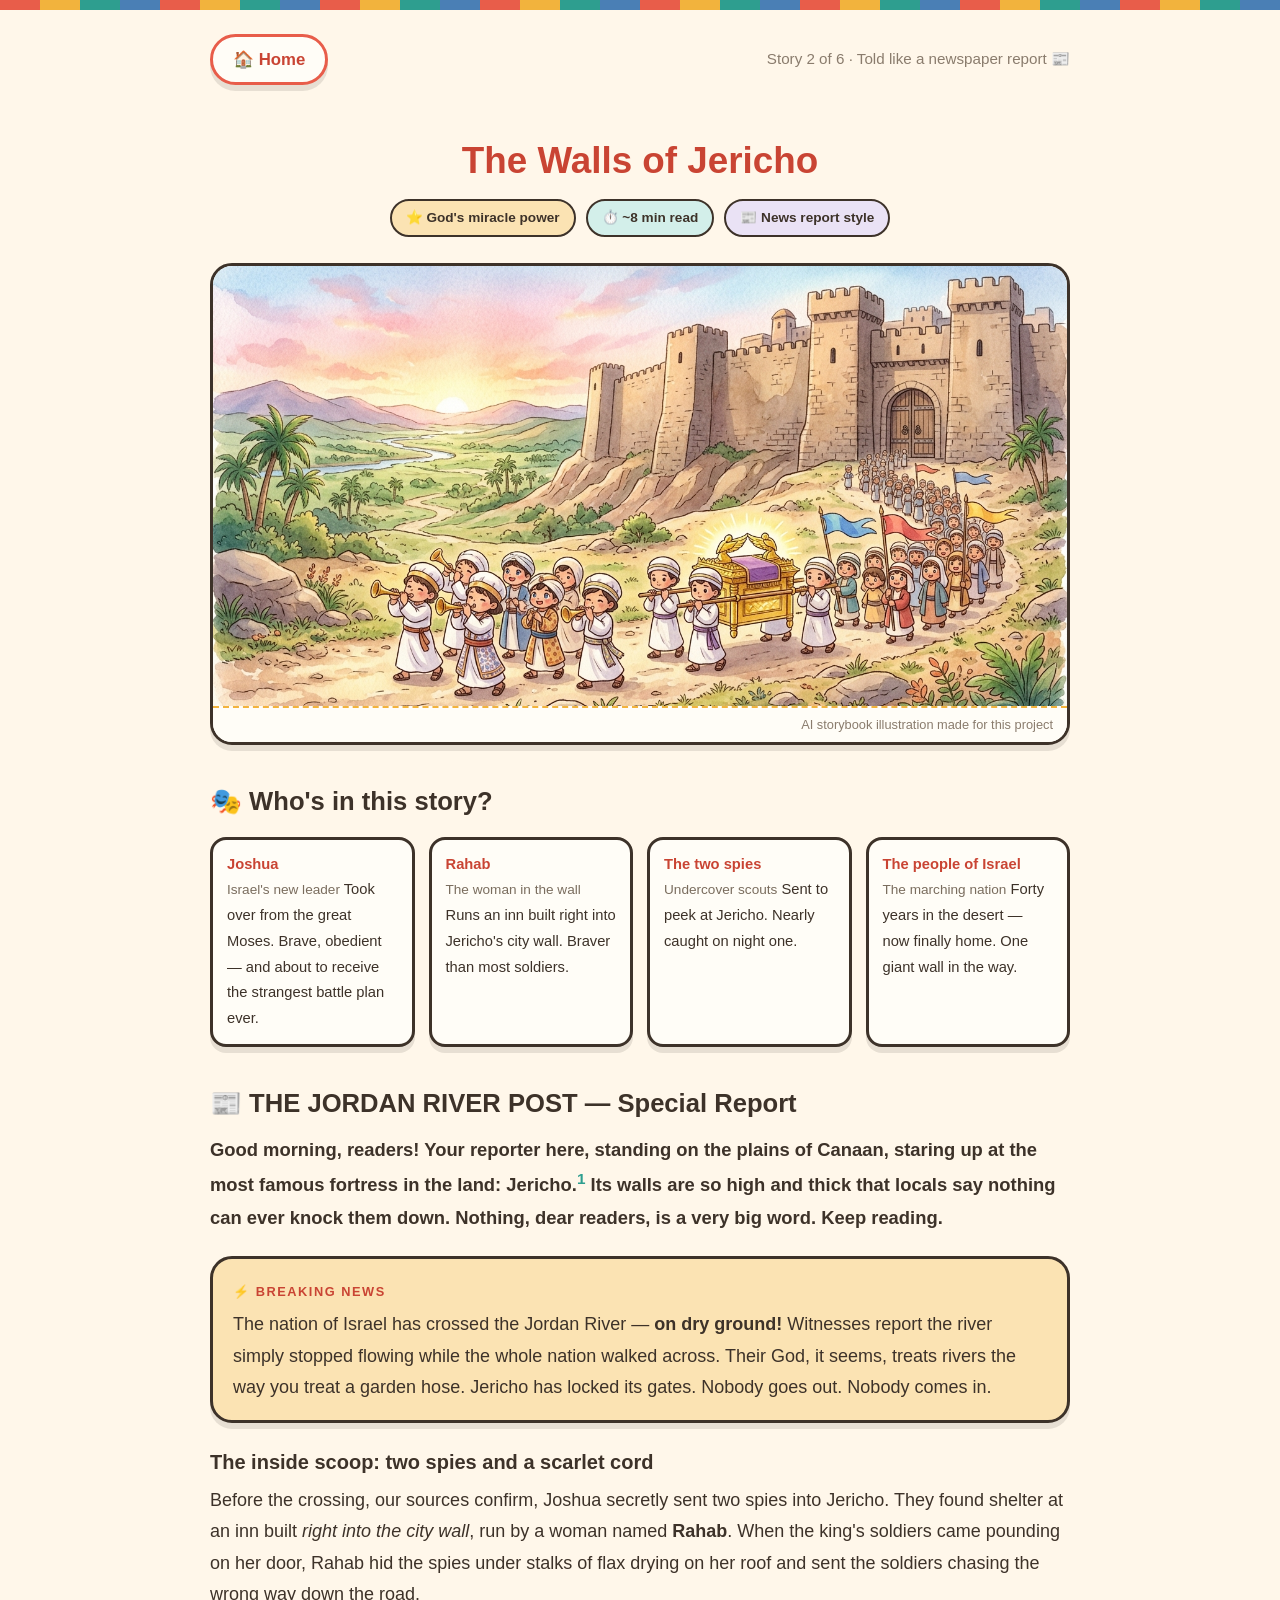
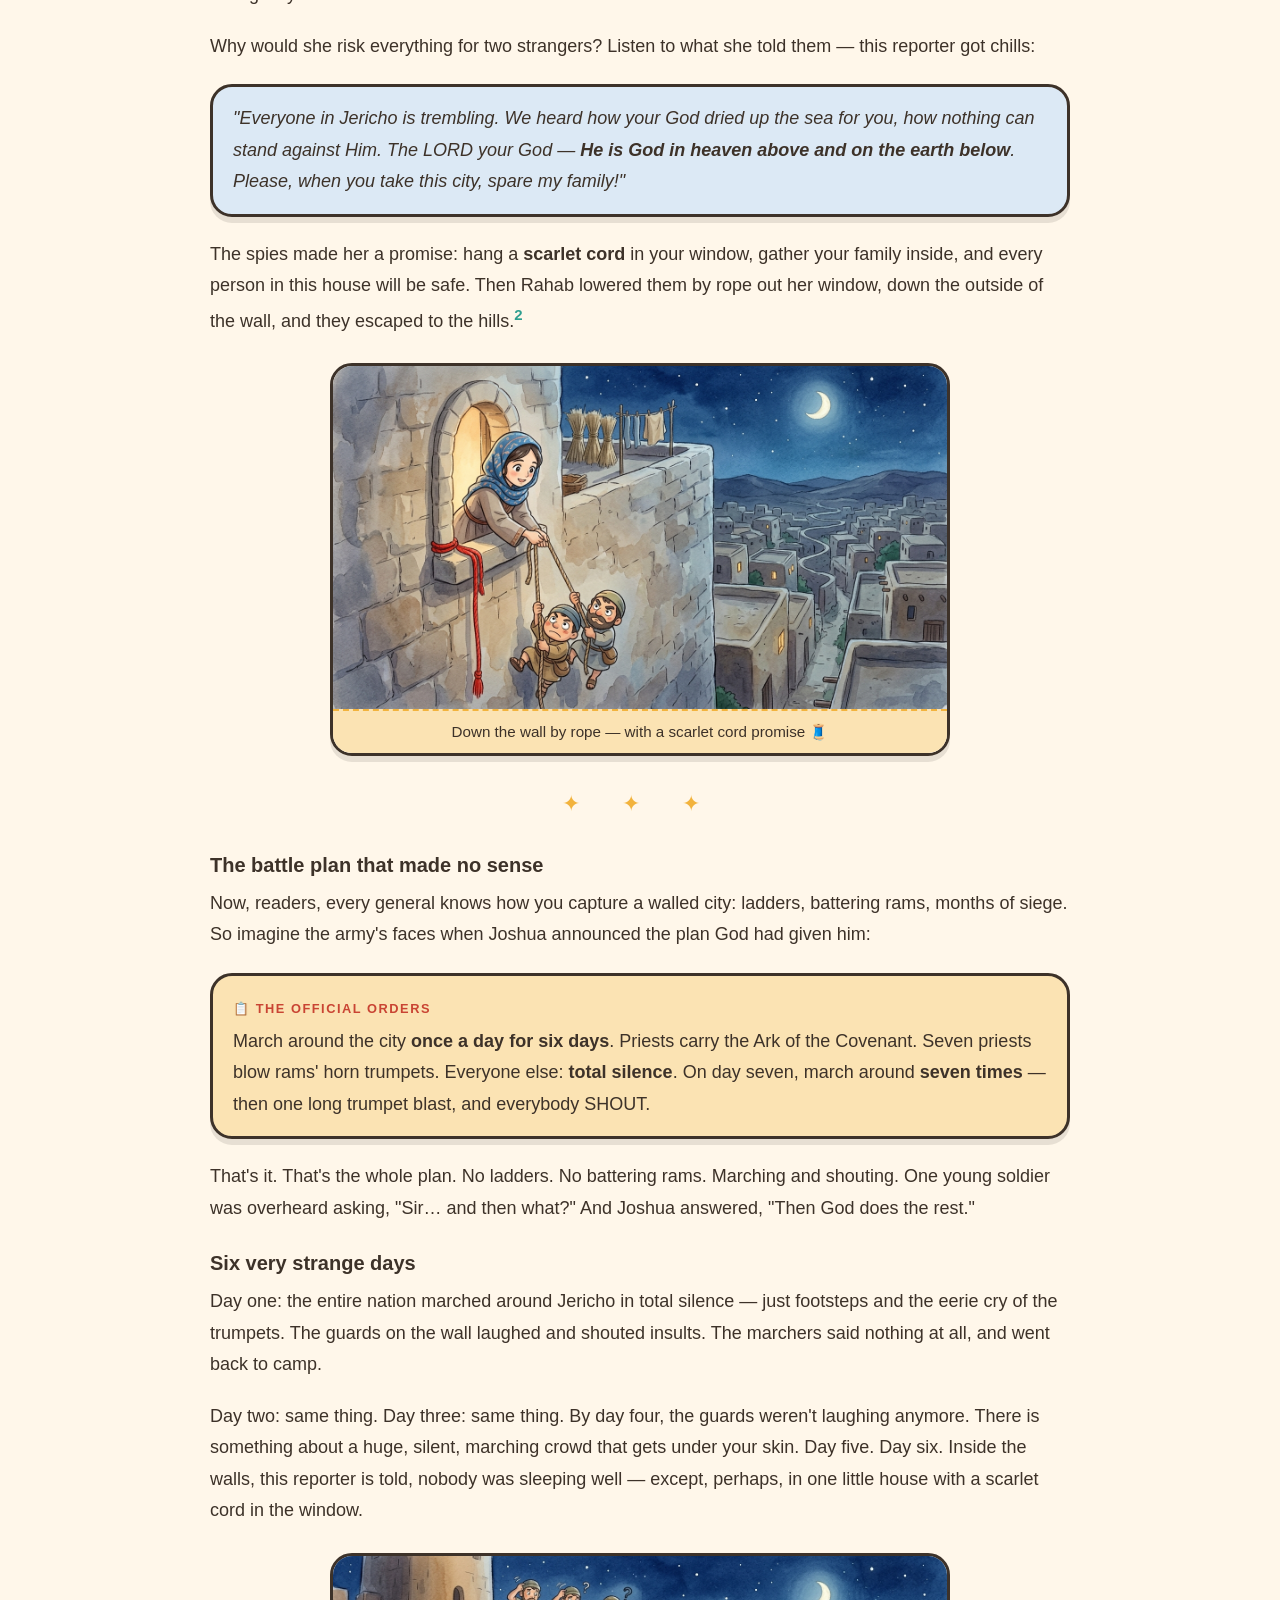
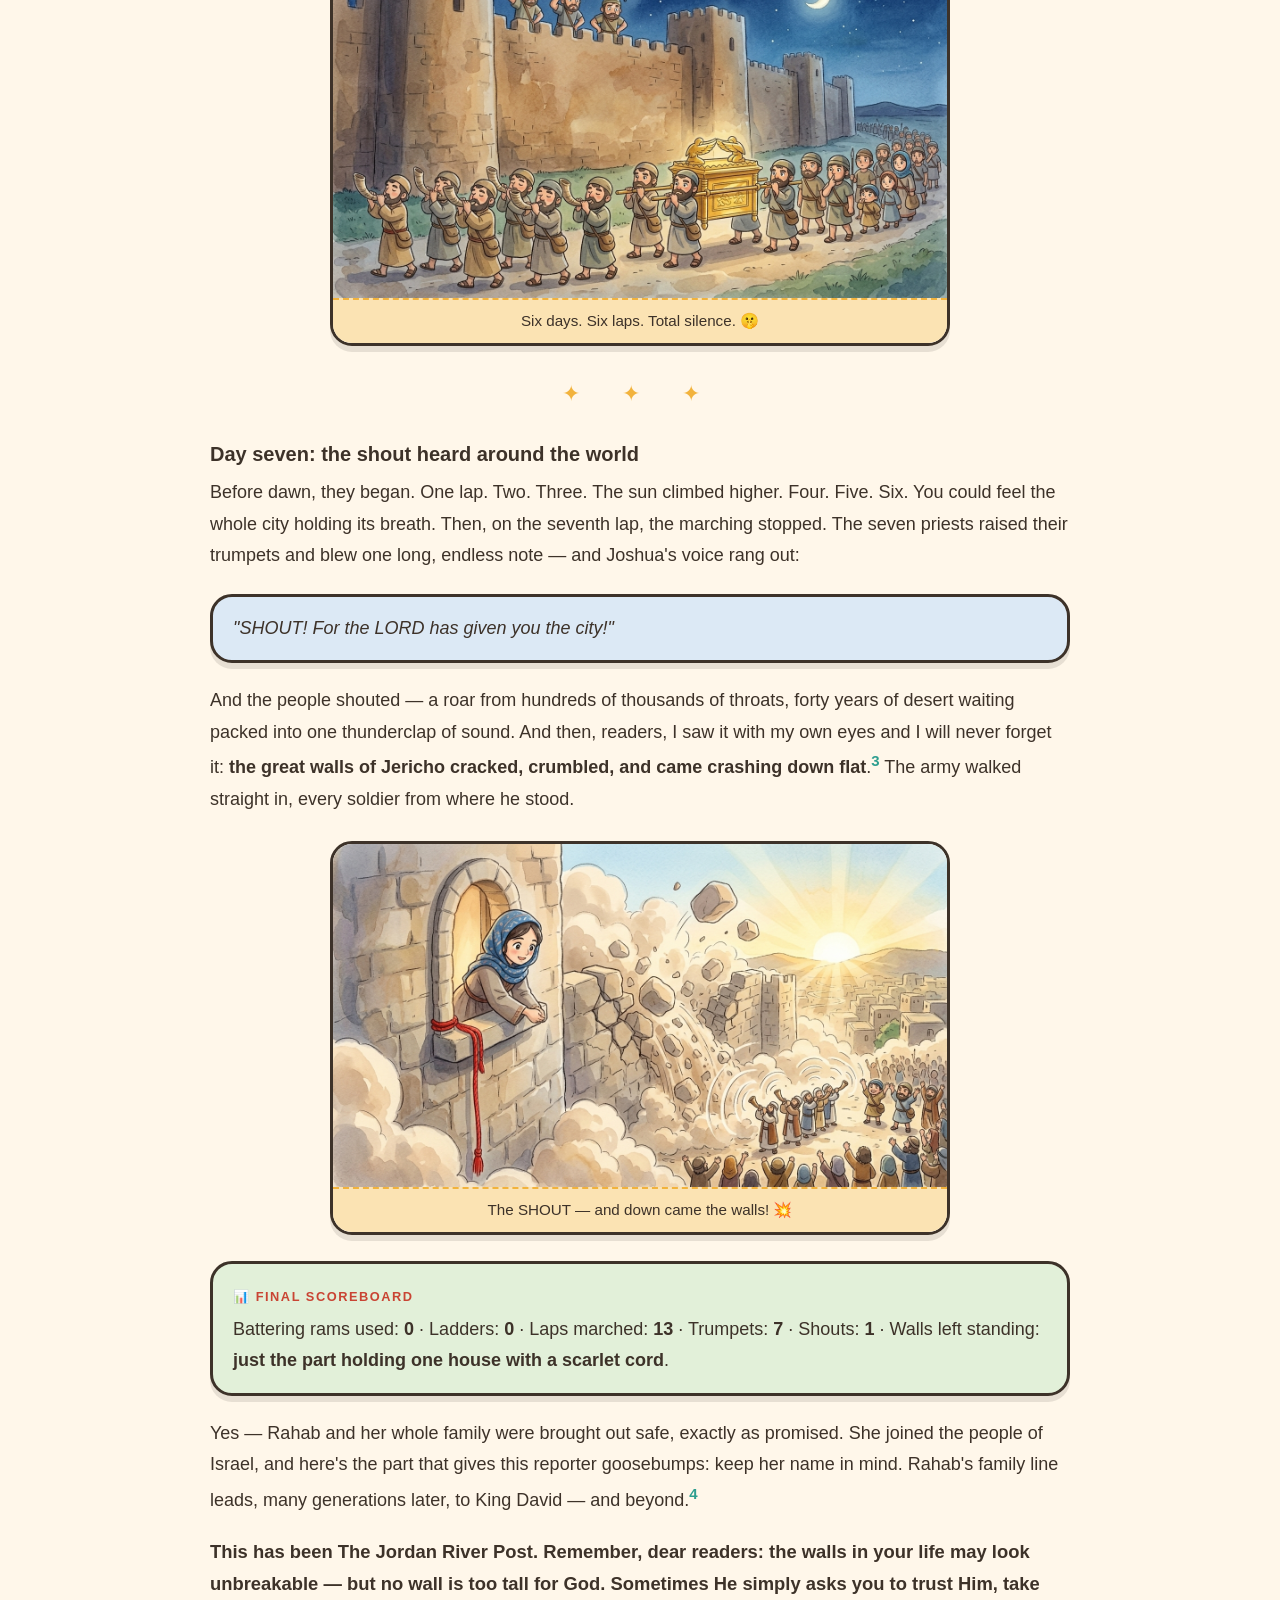
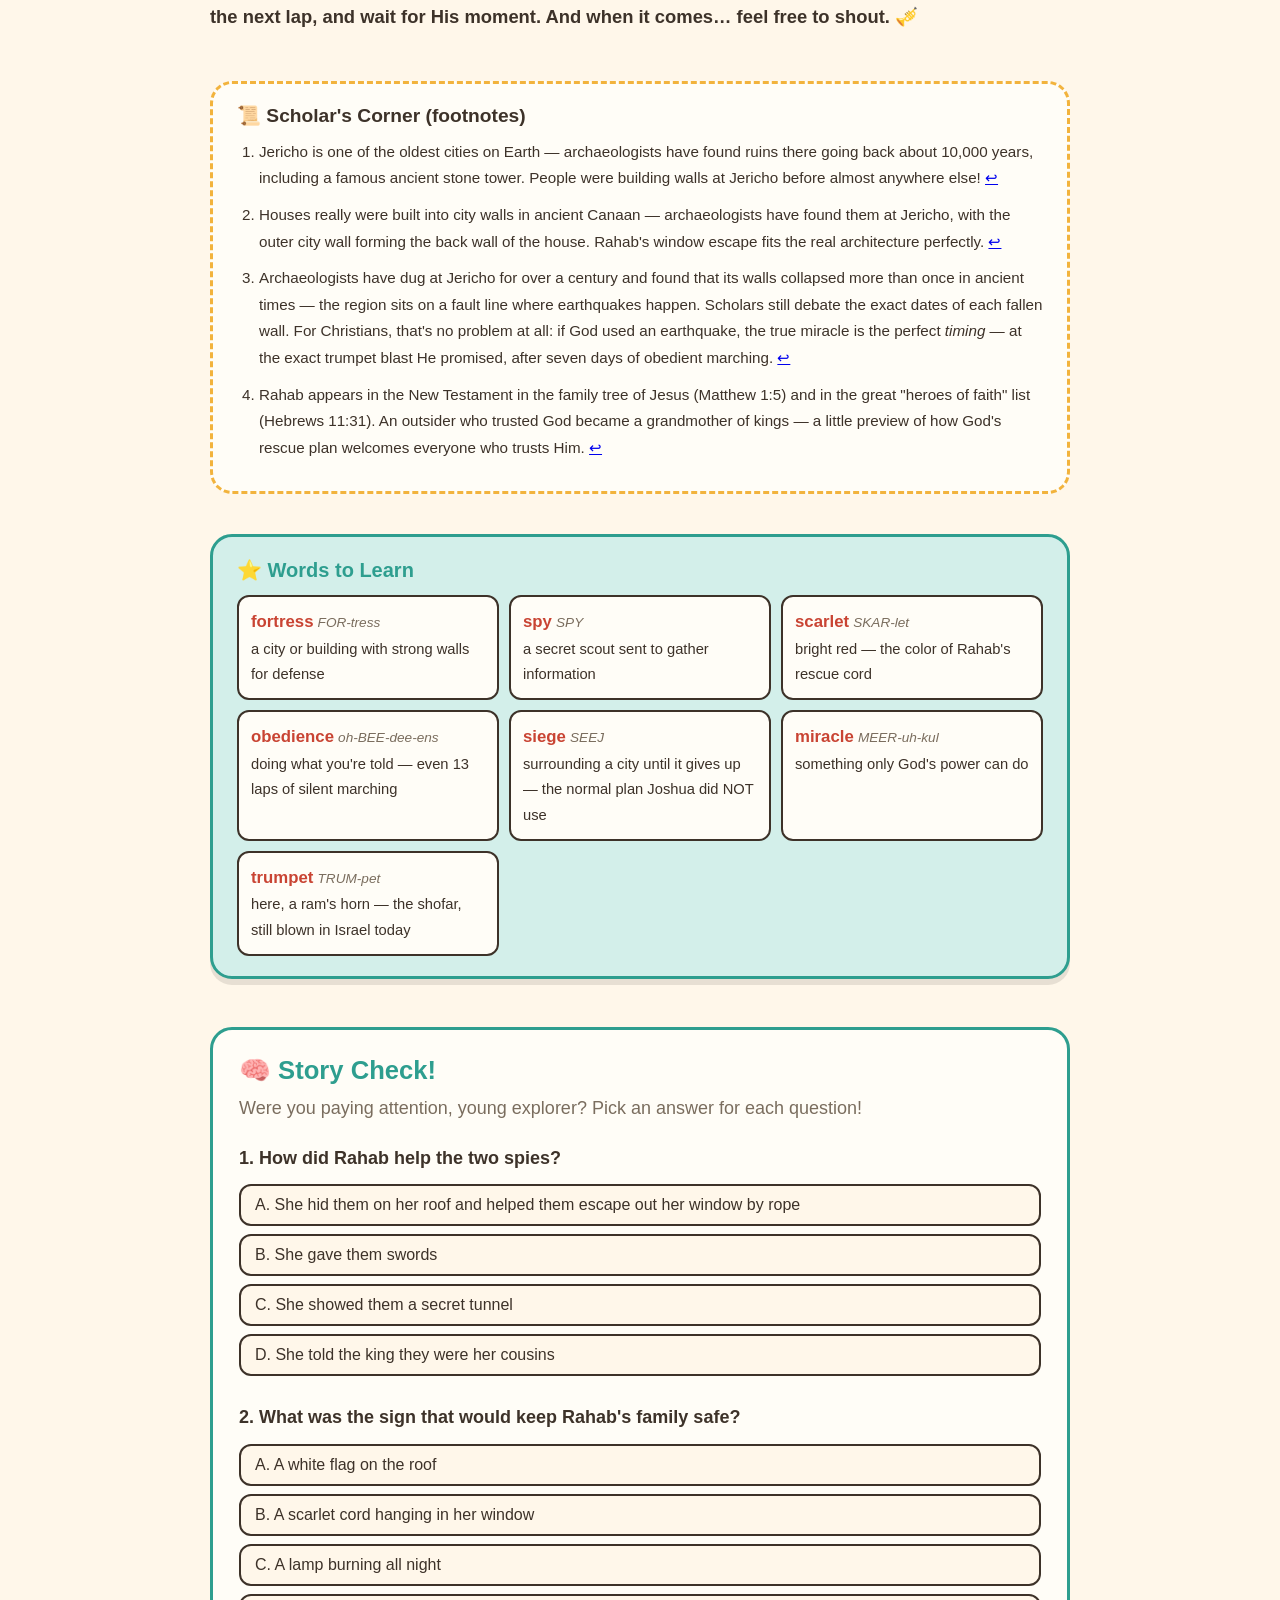
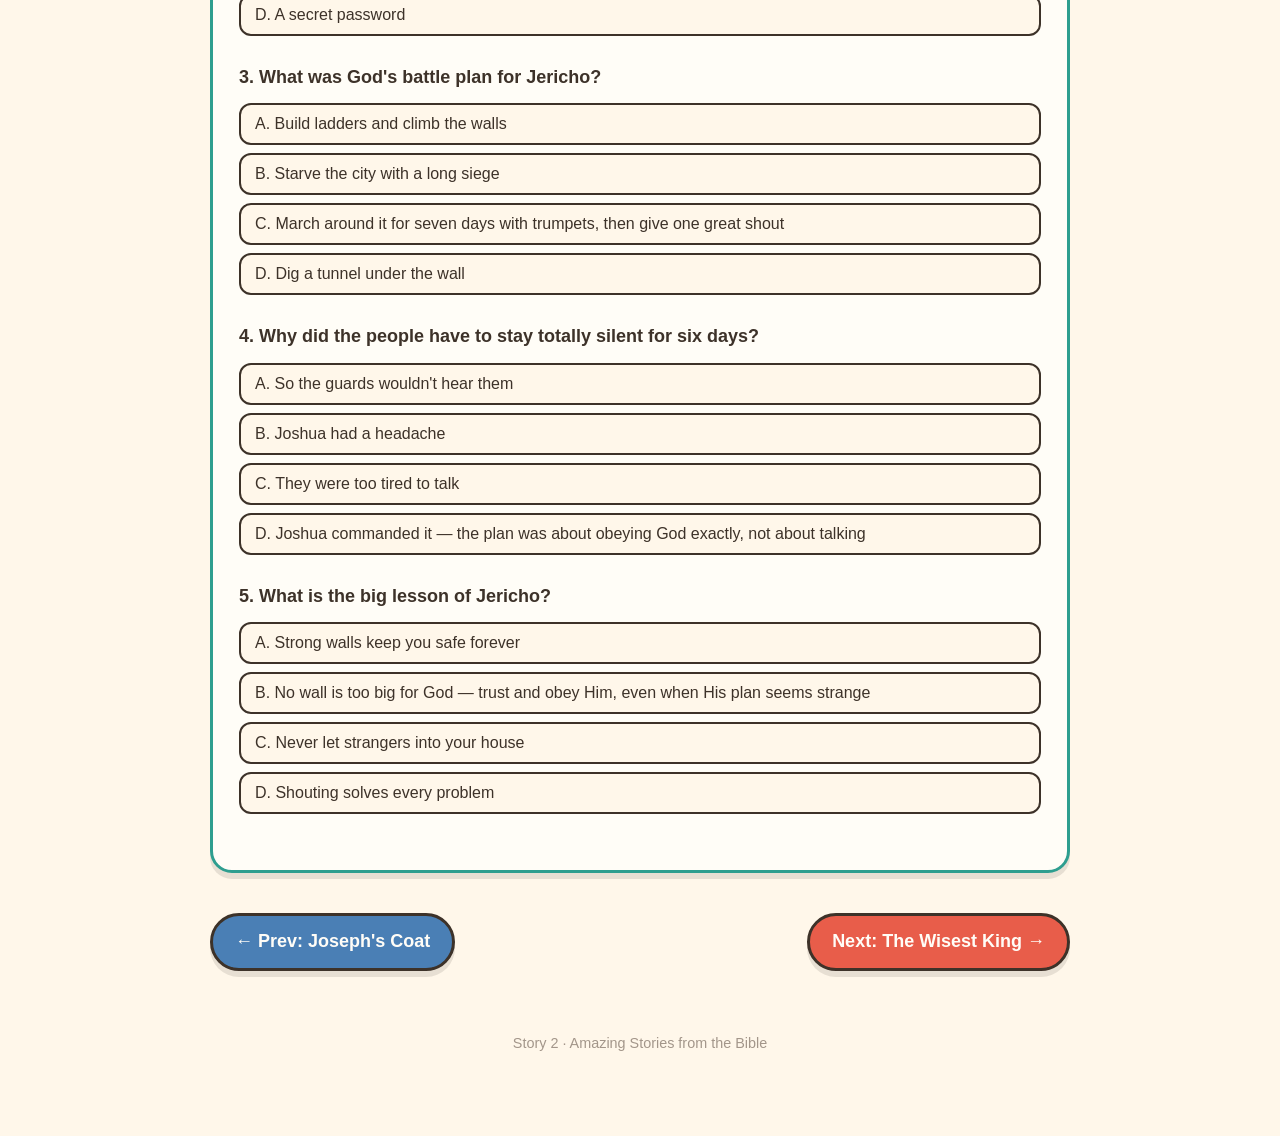
<file: stories/jericho.html>
<!DOCTYPE html>
<html lang="en">
<head>
<meta charset="UTF-8">
<meta name="viewport" content="width=device-width, initial-scale=1.0">
<title>The Walls of Jericho</title>
<link rel="stylesheet" href="../css/style.css">
</head>
<body>
<div class="wrap">

  <nav class="topnav">
    <a class="home" href="../index.html">🏠 Home</a>
    <span class="crumbs">Story 2 of 6 · Told like a newspaper report 📰</span>
  </nav>

  <div class="hero">
    <h1>The Walls of Jericho</h1>
    <div class="badges">
      <span class="badge">⭐ God's miracle power</span>
      <span class="badge time">⏱️ ~8 min read</span>
      <span class="badge style">📰 News report style</span>
    </div>
  </div>

  <figure class="story-hero">
    <img src="../images/anime/hero-jericho.png" alt="The mighty walls of Jericho at sunrise as trumpet-blowing priests march around them" onerror="this.parentElement.style.display='none'">
    <figcaption class="art-credit">AI storybook illustration made for this project</figcaption>
  </figure>

  <h2>🎭 Who's in this story?</h2>
  <div class="whos-who">
    <div class="who"><b>Joshua</b><span class="role">Israel's new leader</span> Took over from the great Moses. Brave, obedient — and about to receive the strangest battle plan ever.</div>
    <div class="who"><b>Rahab</b><span class="role">The woman in the wall</span> Runs an inn built right into Jericho's city wall. Braver than most soldiers.</div>
    <div class="who"><b>The two spies</b><span class="role">Undercover scouts</span> Sent to peek at Jericho. Nearly caught on night one.</div>
    <div class="who"><b>The people of Israel</b><span class="role">The marching nation</span> Forty years in the desert — now finally home. One giant wall in the way.</div>
  </div>

  <div class="story">
    <h2>📰 THE JORDAN RIVER POST — Special Report</h2>
    <p class="lead">Good morning, readers! Your reporter here, standing on the plains of Canaan, staring up at the most famous fortress in the land: <b>Jericho</b>.<sup><a href="#fn1" id="ref1">1</a></sup> Its walls are so high and thick that locals say nothing can ever knock them down. Nothing, dear readers, is a very big word. Keep reading.</p>

    <div class="newsflash">
      <span class="tag">⚡ Breaking News</span>
      <p style="margin:0;">The nation of Israel has crossed the Jordan River — <b>on dry ground!</b> Witnesses report the river simply stopped flowing while the whole nation walked across. Their God, it seems, treats rivers the way you treat a garden hose. Jericho has locked its gates. Nobody goes out. Nobody comes in.</p>
    </div>

    <h3>The inside scoop: two spies and a scarlet cord</h3>
    <p>Before the crossing, our sources confirm, Joshua secretly sent two spies into Jericho. They found shelter at an inn built <i>right into the city wall</i>, run by a woman named <b>Rahab</b>. When the king's soldiers came pounding on her door, Rahab hid the spies under stalks of flax drying on her roof and sent the soldiers chasing the wrong way down the road.</p>

    <p>Why would she risk everything for two strangers? Listen to what she told them — this reporter got chills:</p>

    <div class="speech">
      "Everyone in Jericho is trembling. We heard how your God dried up the sea for you, how nothing can stand against Him. The LORD your God — <b>He is God in heaven above and on the earth below</b>. Please, when you take this city, spare my family!"
    </div>

    <p>The spies made her a promise: hang a <b>scarlet cord</b> in your window, gather your family inside, and every person in this house will be safe. Then Rahab lowered them by rope out her window, down the outside of the wall, and they escaped to the hills.<sup><a href="#fn2" id="ref2">2</a></sup></p>

    <figure class="story-art">
      <img src="../images/anime/jericho-1.png" alt="Rahab lowers the two spies by rope from her window in the city wall at night" loading="lazy" onerror="this.parentElement.style.display='none'">
      <figcaption>Down the wall by rope — with a scarlet cord promise 🧵</figcaption>
    </figure>

    <div class="scene-break">✦ ✦ ✦</div>

    <h3>The battle plan that made no sense</h3>
    <p>Now, readers, every general knows how you capture a walled city: ladders, battering rams, months of siege. So imagine the army's faces when Joshua announced the plan God had given him:</p>

    <div class="newsflash">
      <span class="tag">📋 The official orders</span>
      <p style="margin:0;">March around the city <b>once a day for six days</b>. Priests carry the Ark of the Covenant. Seven priests blow rams' horn trumpets. Everyone else: <b>total silence</b>. On day seven, march around <b>seven times</b> — then one long trumpet blast, and everybody SHOUT.</p>
    </div>

    <p>That's it. That's the whole plan. No ladders. No battering rams. Marching and shouting. One young soldier was overheard asking, "Sir… and then what?" And Joshua answered, "Then God does the rest."</p>

    <h3>Six very strange days</h3>
    <p>Day one: the entire nation marched around Jericho in total silence — just footsteps and the eerie cry of the trumpets. The guards on the wall laughed and shouted insults. The marchers said nothing at all, and went back to camp.</p>

    <p>Day two: same thing. Day three: same thing. By day four, the guards weren't laughing anymore. There is something about a huge, silent, marching crowd that gets under your skin. Day five. Day six. Inside the walls, this reporter is told, nobody was sleeping well — except, perhaps, in one little house with a scarlet cord in the window.</p>

    <figure class="story-art">
      <img src="../images/anime/jericho-2.png" alt="The silent procession with the golden Ark and trumpet-blowing priests circles the towering walls" loading="lazy" onerror="this.parentElement.style.display='none'">
      <figcaption>Six days. Six laps. Total silence. 🤫</figcaption>
    </figure>

    <div class="scene-break">✦ ✦ ✦</div>

    <h3>Day seven: the shout heard around the world</h3>
    <p>Before dawn, they began. One lap. Two. Three. The sun climbed higher. Four. Five. Six. You could feel the whole city holding its breath. Then, on the seventh lap, the marching stopped. The seven priests raised their trumpets and blew one long, endless note — and Joshua's voice rang out:</p>

    <div class="speech">
      "SHOUT! For the LORD has given you the city!"
    </div>

    <p>And the people shouted — a roar from hundreds of thousands of throats, forty years of desert waiting packed into one thunderclap of sound. And then, readers, I saw it with my own eyes and I will never forget it: <b>the great walls of Jericho cracked, crumbled, and came crashing down flat</b>.<sup><a href="#fn3" id="ref3">3</a></sup> The army walked straight in, every soldier from where he stood.</p>

    <figure class="story-art">
      <img src="../images/anime/jericho-3.png" alt="The walls of Jericho crumble in clouds of dust as the people shout and trumpets blast" loading="lazy" onerror="this.parentElement.style.display='none'">
      <figcaption>The SHOUT — and down came the walls! 💥</figcaption>
    </figure>

    <div class="scoreboard">
      <span class="tag">📊 Final scoreboard</span>
      <p style="margin:0;">Battering rams used: <b>0</b> · Ladders: <b>0</b> · Laps marched: <b>13</b> · Trumpets: <b>7</b> · Shouts: <b>1</b> · Walls left standing: <b>just the part holding one house with a scarlet cord</b>.</p>
    </div>

    <p>Yes — Rahab and her whole family were brought out safe, exactly as promised. She joined the people of Israel, and here's the part that gives this reporter goosebumps: keep her name in mind. Rahab's family line leads, many generations later, to King David — and beyond.<sup><a href="#fn4" id="ref4">4</a></sup></p>

    <p class="lead">This has been The Jordan River Post. Remember, dear readers: the walls in your life may look unbreakable — but no wall is too tall for God. Sometimes He simply asks you to trust Him, take the next lap, and wait for His moment. And when it comes… feel free to shout. 🎺</p>
  </div>

  <div class="footnotes">
    <h2>📜 Scholar's Corner (footnotes)</h2>
    <ol>
      <li id="fn1">Jericho is one of the oldest cities on Earth — archaeologists have found ruins there going back about 10,000 years, including a famous ancient stone tower. People were building walls at Jericho before almost anywhere else! <a href="#ref1">↩</a></li>
      <li id="fn2">Houses really were built into city walls in ancient Canaan — archaeologists have found them at Jericho, with the outer city wall forming the back wall of the house. Rahab's window escape fits the real architecture perfectly. <a href="#ref2">↩</a></li>
      <li id="fn3">Archaeologists have dug at Jericho for over a century and found that its walls collapsed more than once in ancient times — the region sits on a fault line where earthquakes happen. Scholars still debate the exact dates of each fallen wall. For Christians, that's no problem at all: if God used an earthquake, the true miracle is the perfect <i>timing</i> — at the exact trumpet blast He promised, after seven days of obedient marching. <a href="#ref3">↩</a></li>
      <li id="fn4">Rahab appears in the New Testament in the family tree of Jesus (Matthew 1:5) and in the great "heroes of faith" list (Hebrews 11:31). An outsider who trusted God became a grandmother of kings — a little preview of how God's rescue plan welcomes everyone who trusts Him. <a href="#ref4">↩</a></li>
    </ol>
  </div>

  <div class="vocab">
    <h2>⭐ Words to Learn</h2>
    <div class="vocab-grid">
      <div class="vword"><b>fortress</b> <span class="py">FOR-tress</span><br>a city or building with strong walls for defense</div>
      <div class="vword"><b>spy</b> <span class="py">SPY</span><br>a secret scout sent to gather information</div>
      <div class="vword"><b>scarlet</b> <span class="py">SKAR-let</span><br>bright red — the color of Rahab's rescue cord</div>
      <div class="vword"><b>obedience</b> <span class="py">oh-BEE-dee-ens</span><br>doing what you're told — even 13 laps of silent marching</div>
      <div class="vword"><b>siege</b> <span class="py">SEEJ</span><br>surrounding a city until it gives up — the normal plan Joshua did NOT use</div>
      <div class="vword"><b>miracle</b> <span class="py">MEER-uh-kul</span><br>something only God's power can do</div>
      <div class="vword"><b>trumpet</b> <span class="py">TRUM-pet</span><br>here, a ram's horn — the shofar, still blown in Israel today</div>
    </div>
  </div>

  <div id="quiz"></div>

  <nav class="story-nav">
    <a class="prev" href="joseph.html">← Prev: Joseph's Coat</a>
    <a href="solomon.html">Next: The Wisest King →</a>
  </nav>

  <footer>Story 2 · Amazing Stories from the Bible</footer>
</div>

<script>
var QUIZ = [
  {
    q: "How did Rahab help the two spies?",
    opts: [
      "She hid them on her roof and helped them escape out her window by rope",
      "She gave them swords",
      "She showed them a secret tunnel",
      "She told the king they were her cousins"
    ],
    answer: 0,
    yay: "Yes! Hidden under flax on the roof, then down the wall by rope — Rahab risked everything.",
    nope: "Remember the roof and the rope — she hid them under drying flax, then lowered them out her window in the wall."
  },
  {
    q: "What was the sign that would keep Rahab's family safe?",
    opts: [
      "A white flag on the roof",
      "A scarlet cord hanging in her window",
      "A lamp burning all night",
      "A secret password"
    ],
    answer: 1,
    yay: "Right — the scarlet cord in the window marked the one house that would be spared.",
    nope: "It was the scarlet cord — bright red, hanging in her window, marking her house for rescue."
  },
  {
    q: "What was God's battle plan for Jericho?",
    opts: [
      "Build ladders and climb the walls",
      "Starve the city with a long siege",
      "March around it for seven days with trumpets, then give one great shout",
      "Dig a tunnel under the wall"
    ],
    answer: 2,
    yay: "Exactly — six days of silent laps, seven laps on day seven, one trumpet blast, one giant SHOUT.",
    nope: "No ladders, no siege! Just marching, trumpets, silence — and one earth-shaking shout on day seven."
  },
  {
    q: "Why did the people have to stay totally silent for six days?",
    opts: [
      "So the guards wouldn't hear them",
      "Joshua had a headache",
      "They were too tired to talk",
      "Joshua commanded it — the plan was about obeying God exactly, not about talking"
    ],
    answer: 3,
    yay: "Yes — every strange step was a test of trust. They obeyed God's plan exactly, down to the last silent lap.",
    nope: "The silence was part of God's exact instructions — the whole week was about trusting and obeying, step by step."
  },
  {
    q: "What is the big lesson of Jericho?",
    opts: [
      "Strong walls keep you safe forever",
      "No wall is too big for God — trust and obey Him, even when His plan seems strange",
      "Never let strangers into your house",
      "Shouting solves every problem"
    ],
    answer: 1,
    yay: "Perfect! God's power did what no army could — and He honored the trust of Joshua, the people, AND Rahab.",
    nope: "Think bigger — the real power wasn't the shout, it was GOD. No wall is too tall when you trust and obey Him."
  }
];
</script>
<script src="../js/quiz.js"></script>
</body>
</html>
</file>
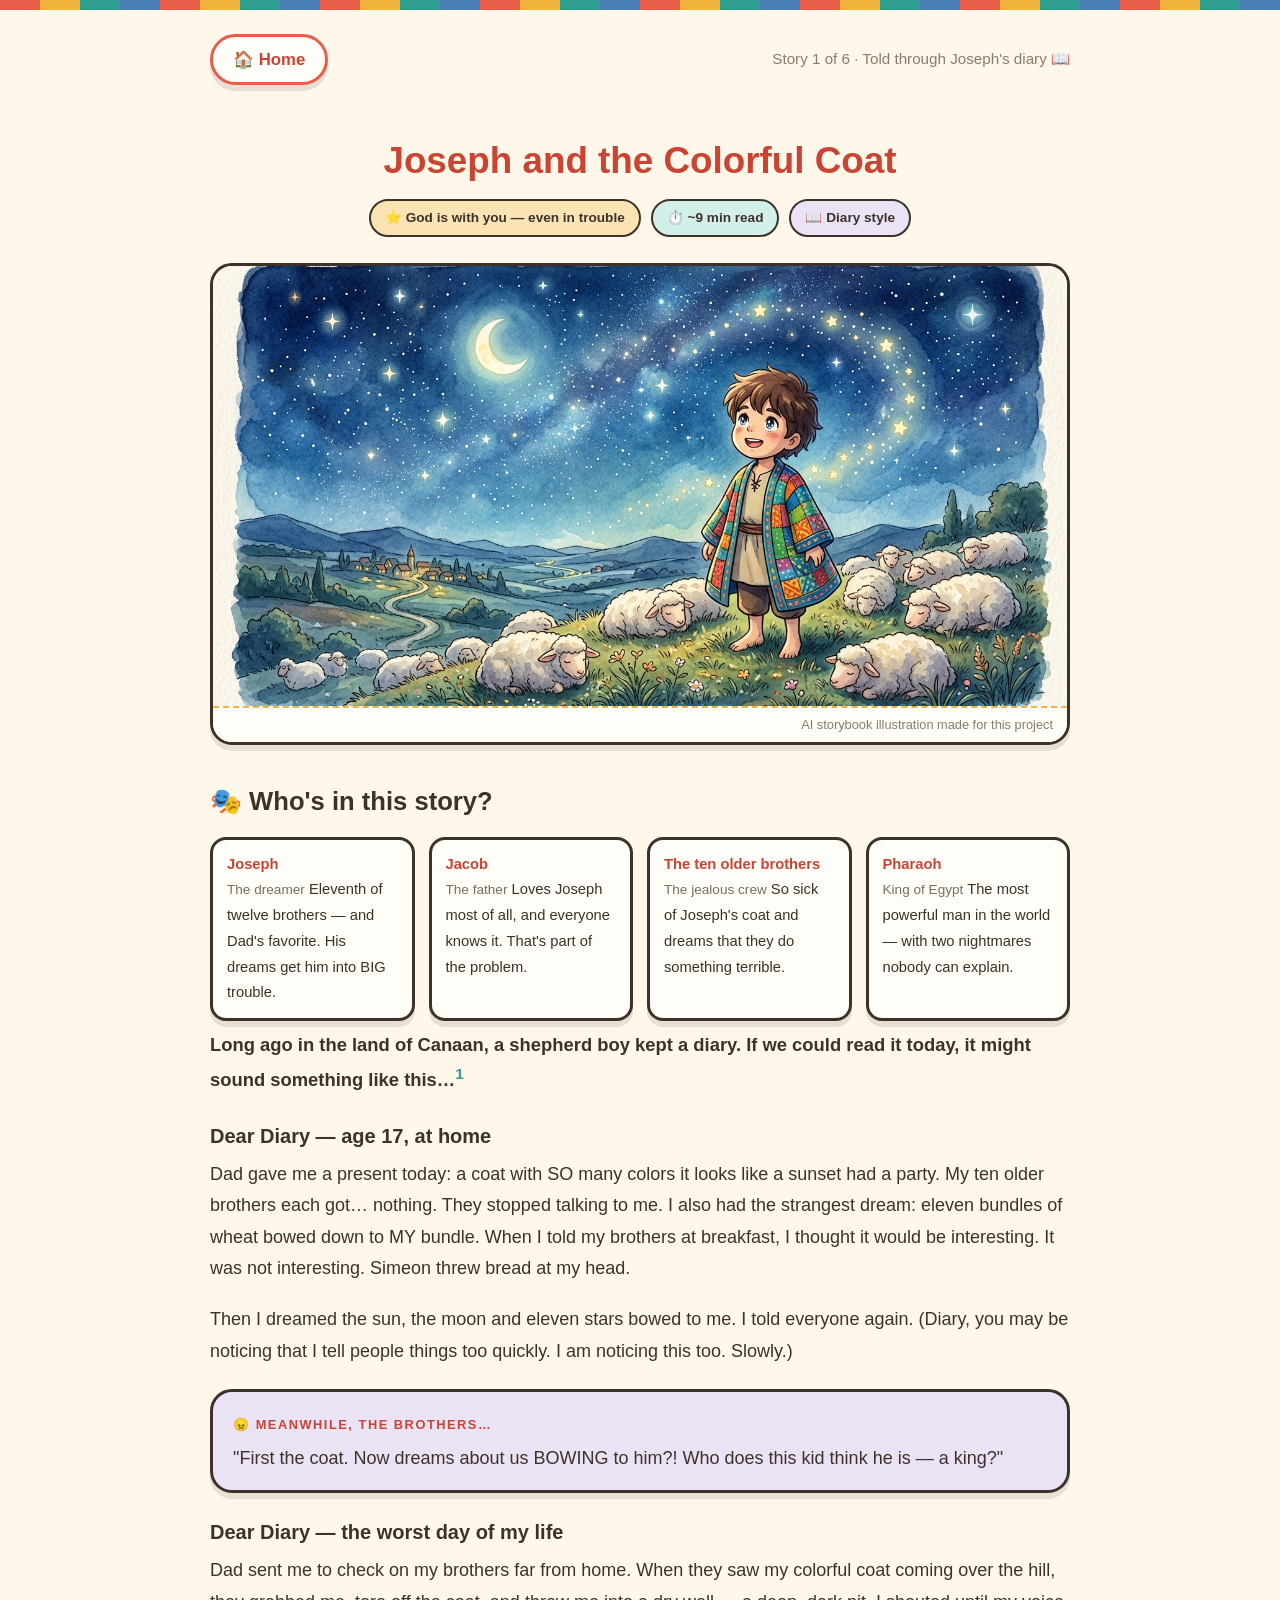
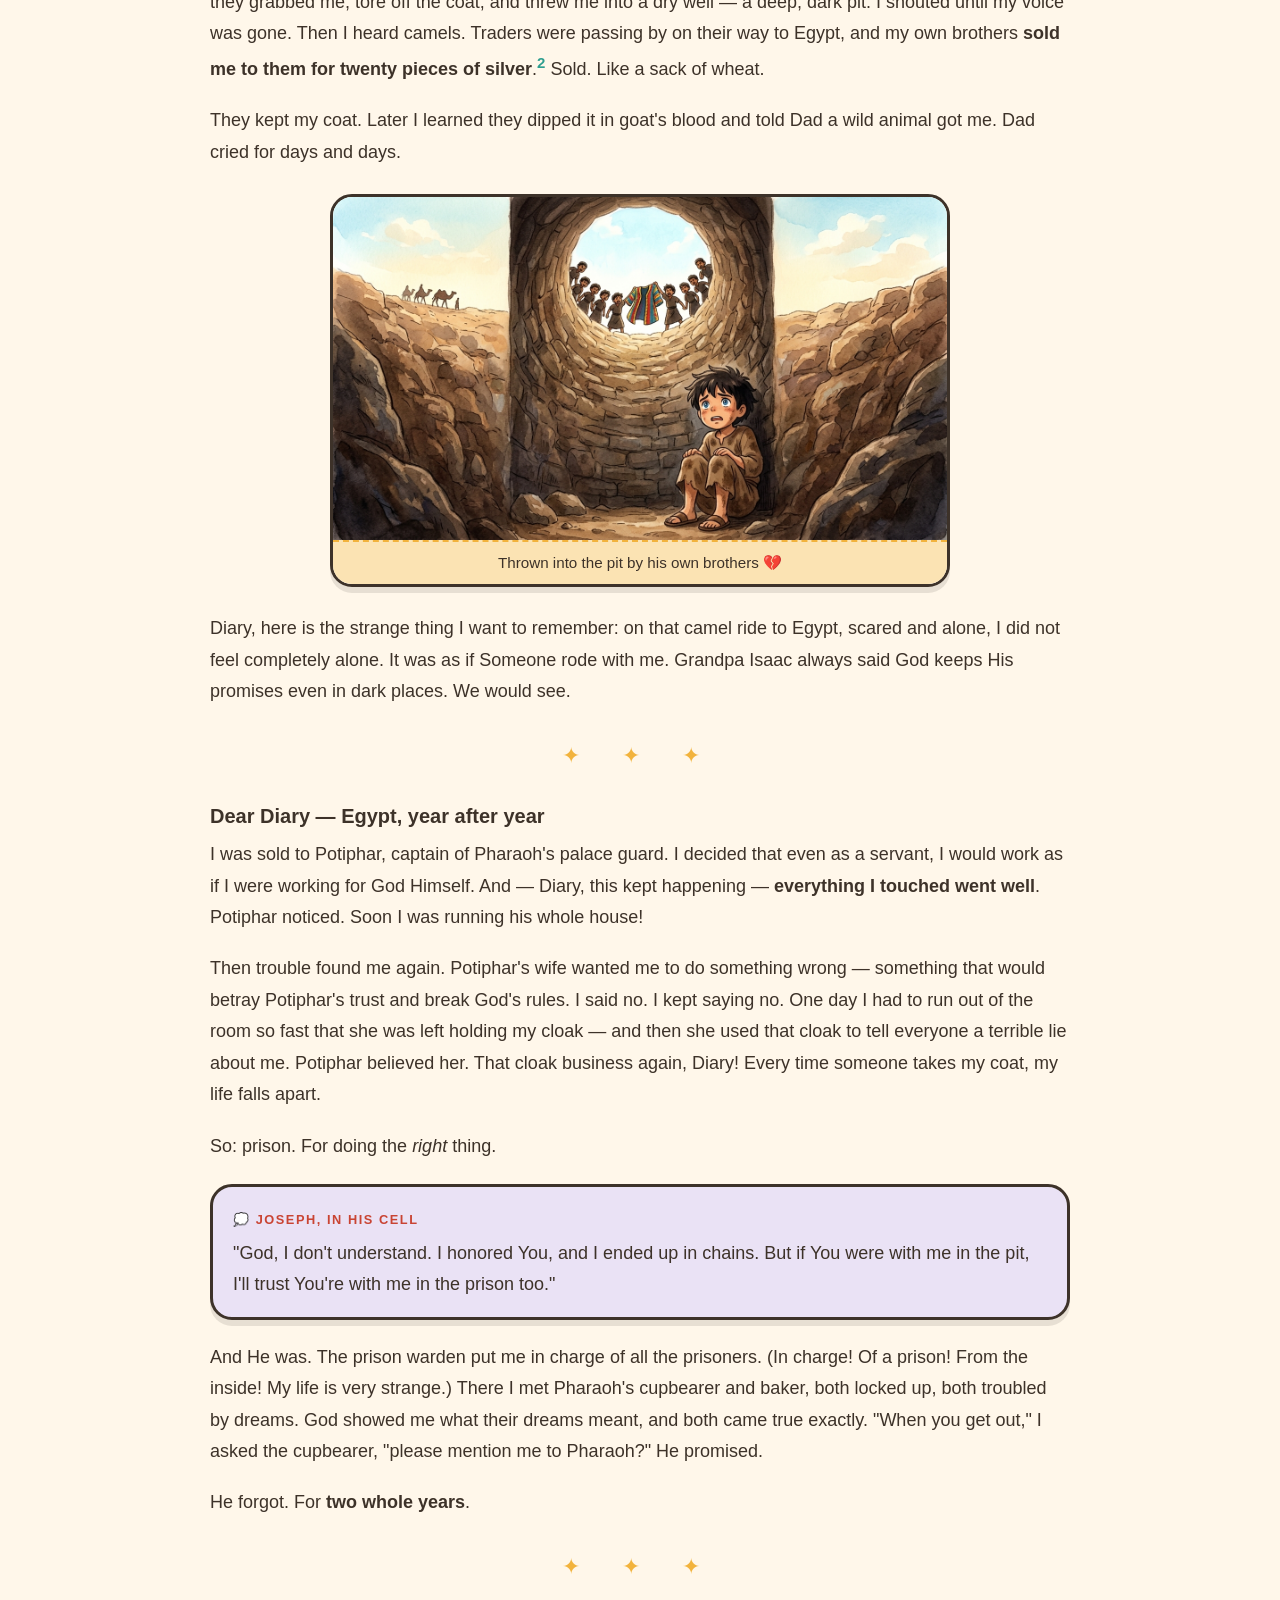
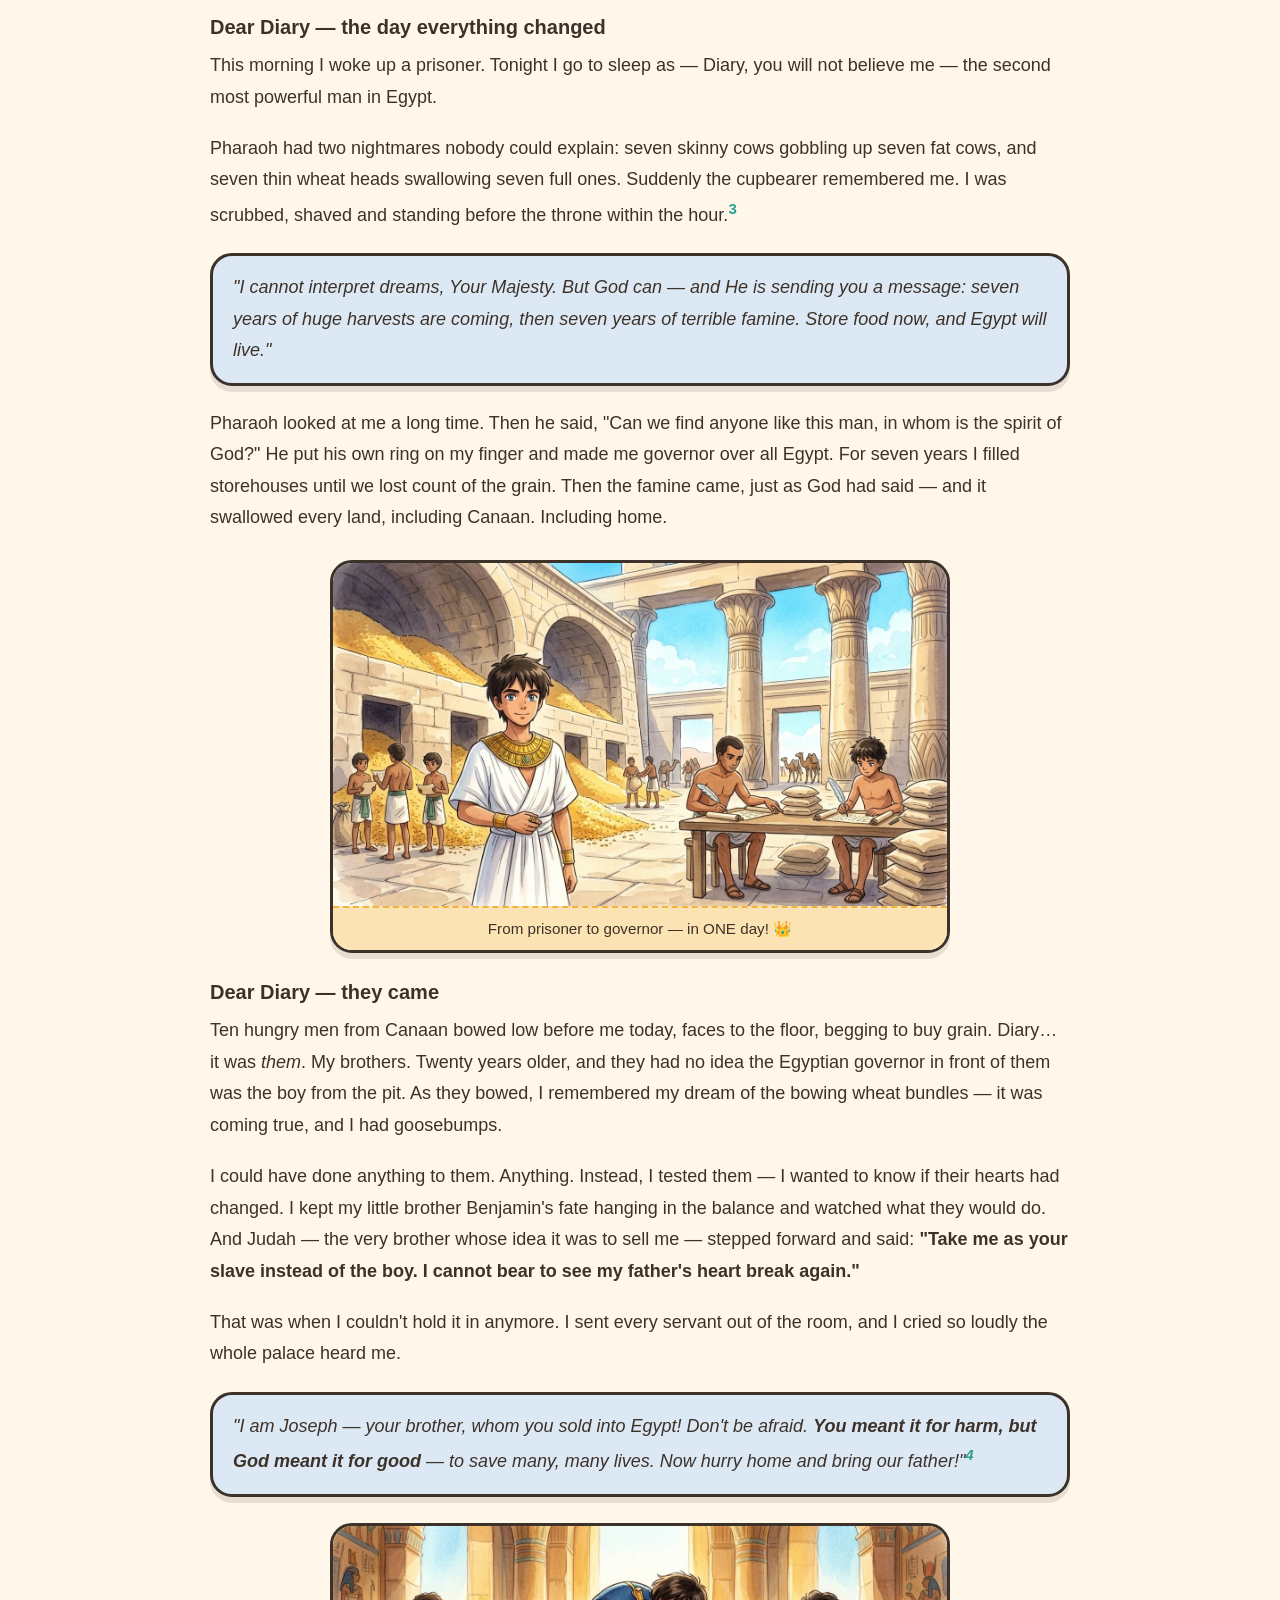
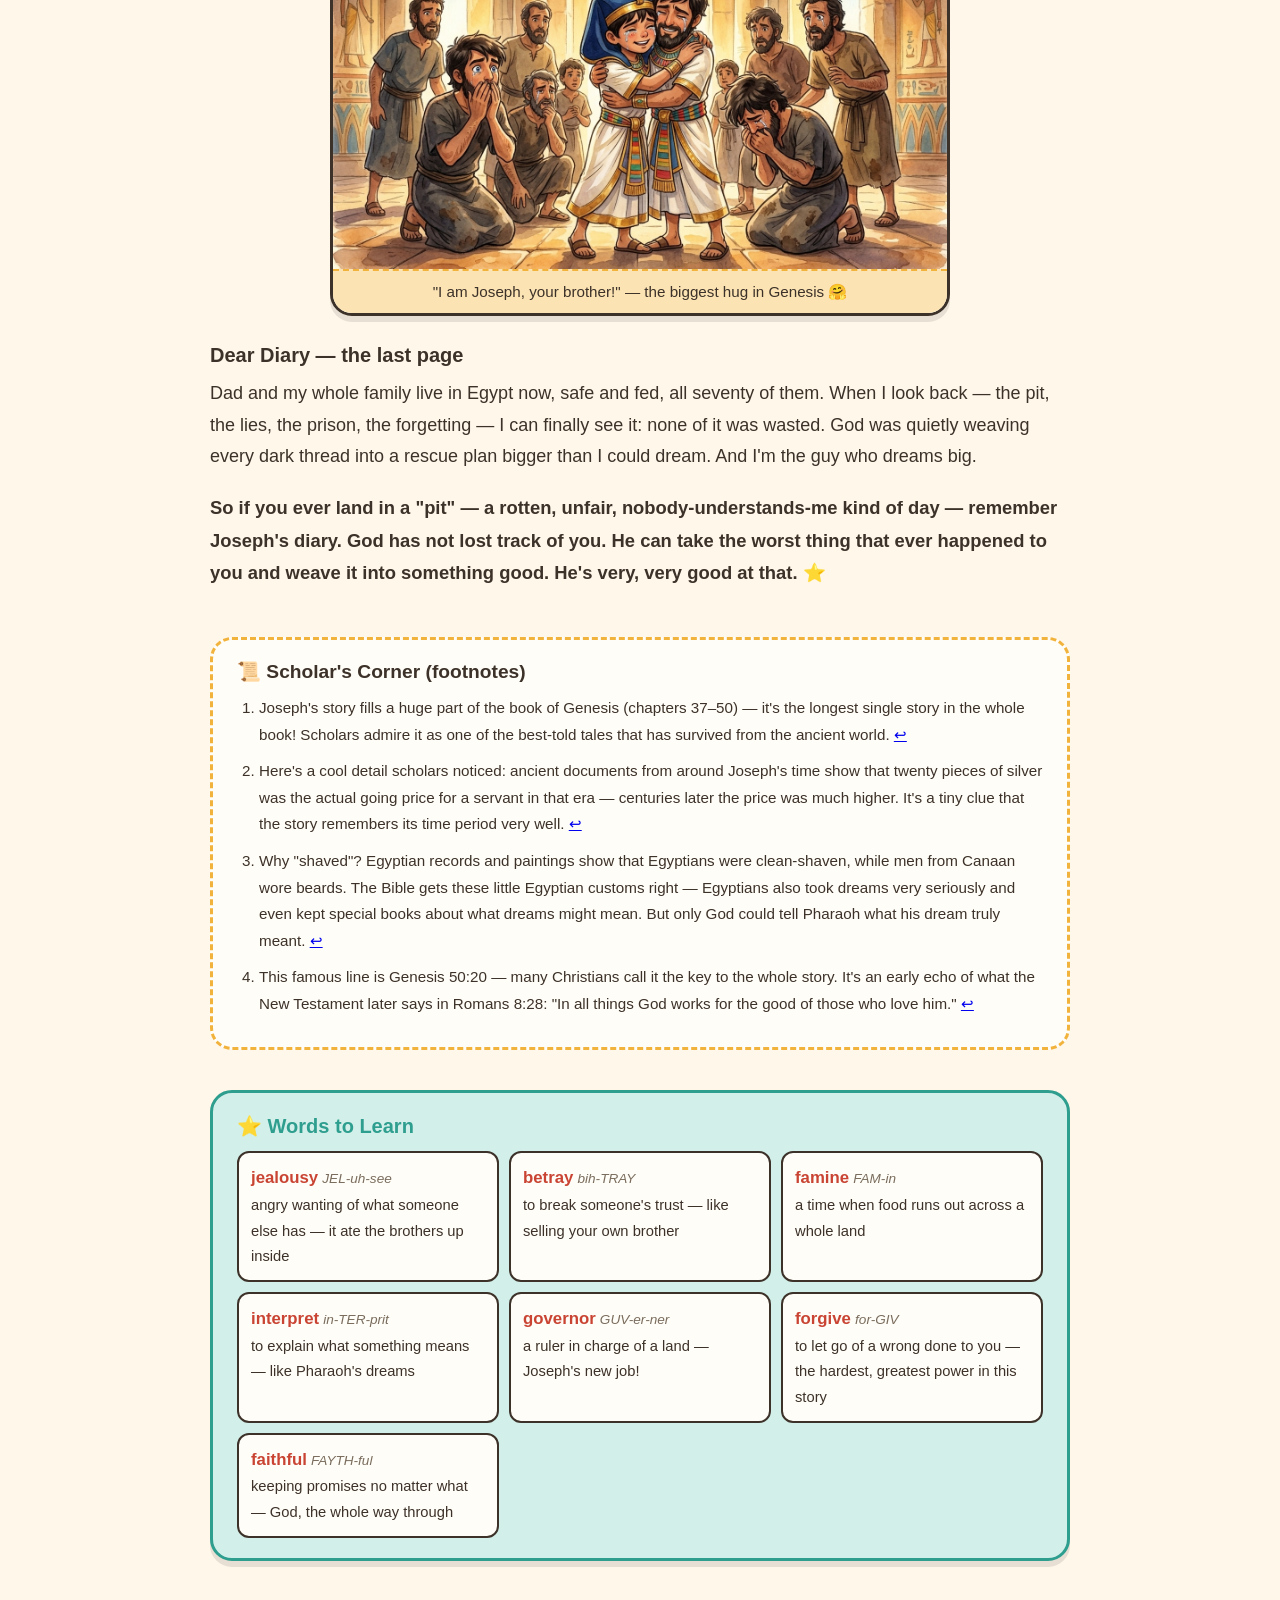
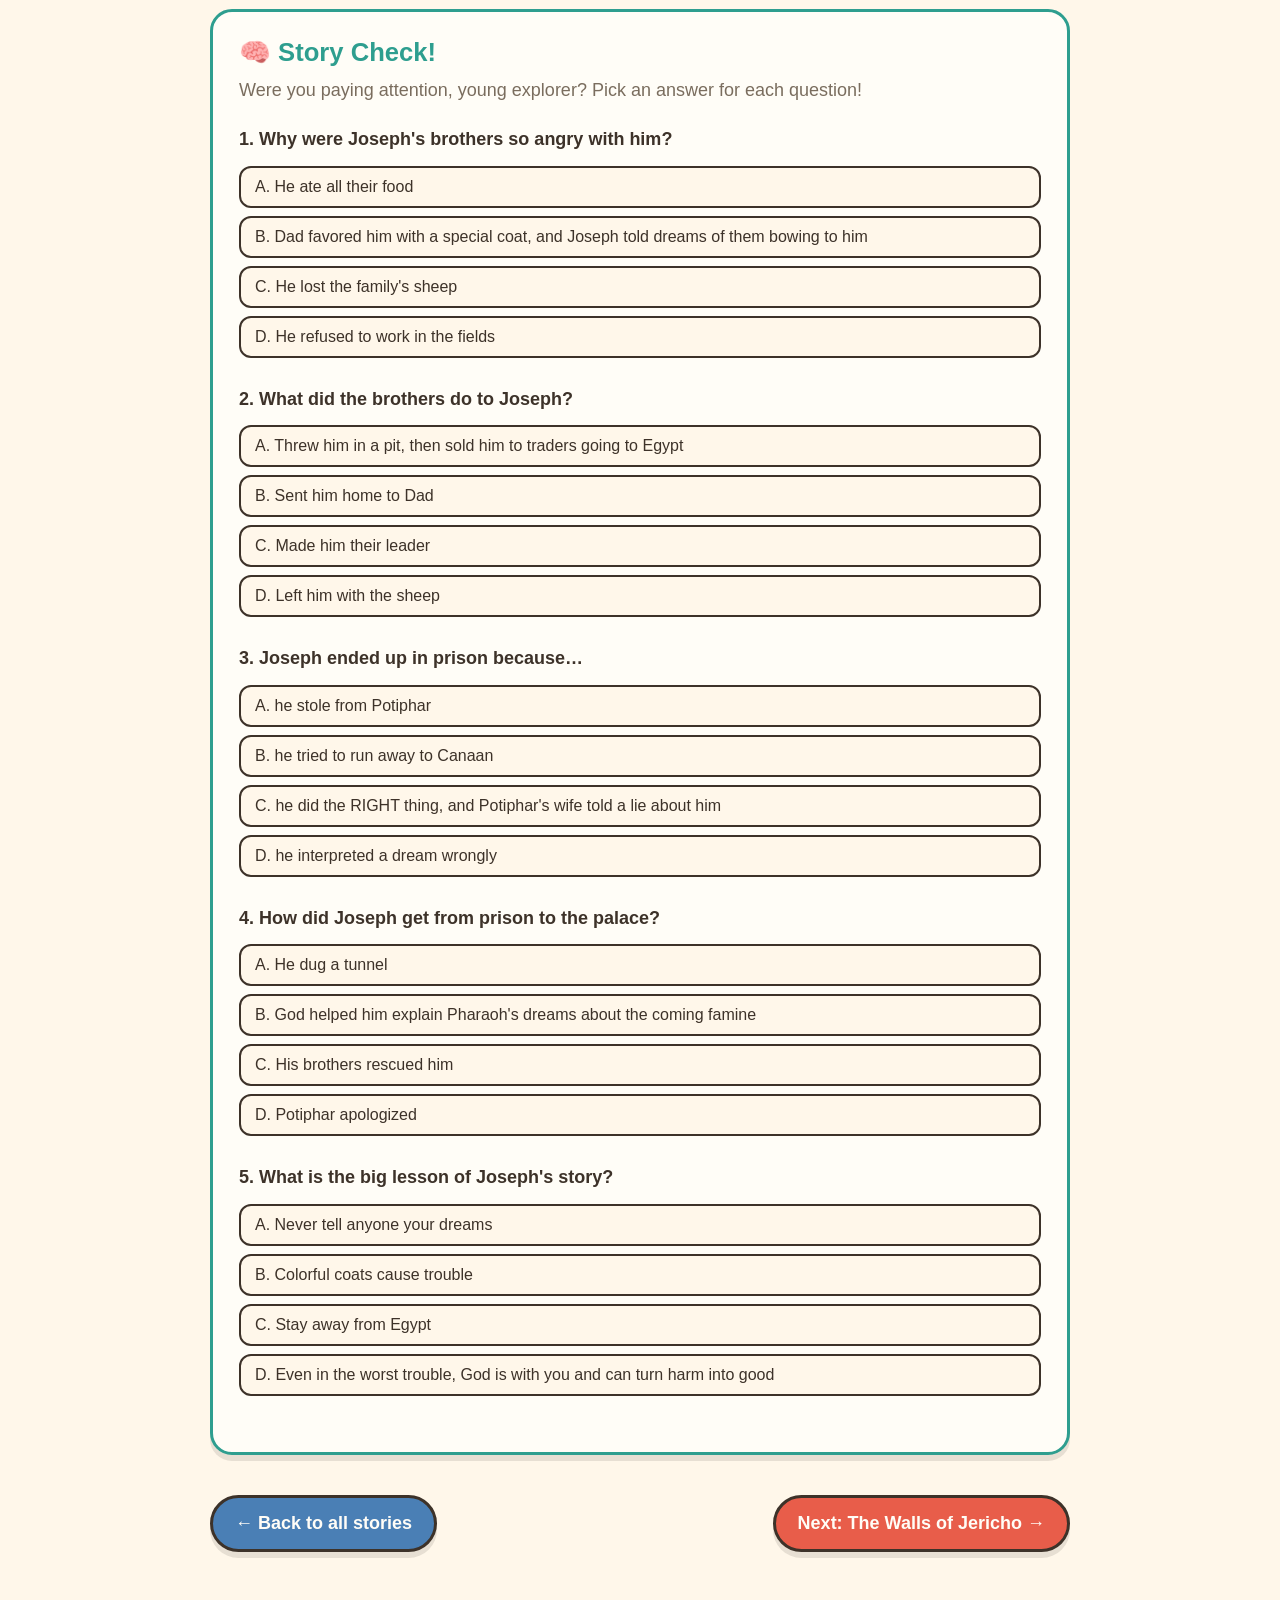
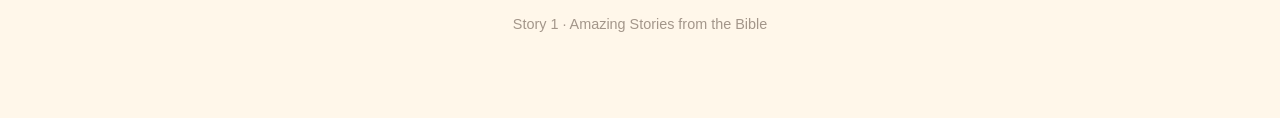
<file: stories/joseph.html>
<!DOCTYPE html>
<html lang="en">
<head>
<meta charset="UTF-8">
<meta name="viewport" content="width=device-width, initial-scale=1.0">
<title>Joseph and the Colorful Coat</title>
<link rel="stylesheet" href="../css/style.css">
</head>
<body>
<div class="wrap">

  <nav class="topnav">
    <a class="home" href="../index.html">🏠 Home</a>
    <span class="crumbs">Story 1 of 6 · Told through Joseph's diary 📖</span>
  </nav>

  <div class="hero">
    <h1>Joseph and the Colorful Coat</h1>
    <div class="badges">
      <span class="badge">⭐ God is with you — even in trouble</span>
      <span class="badge time">⏱️ ~9 min read</span>
      <span class="badge style">📖 Diary style</span>
    </div>
  </div>

  <figure class="story-hero">
    <img src="../images/anime/hero-joseph.png" alt="Young Joseph in his colorful coat under a starry sky, dreaming of bowing sheaves" onerror="this.parentElement.style.display='none'">
    <figcaption class="art-credit">AI storybook illustration made for this project</figcaption>
  </figure>

  <h2>🎭 Who's in this story?</h2>
  <div class="whos-who">
    <div class="who"><b>Joseph</b><span class="role">The dreamer</span> Eleventh of twelve brothers — and Dad's favorite. His dreams get him into BIG trouble.</div>
    <div class="who"><b>Jacob</b><span class="role">The father</span> Loves Joseph most of all, and everyone knows it. That's part of the problem.</div>
    <div class="who"><b>The ten older brothers</b><span class="role">The jealous crew</span> So sick of Joseph's coat and dreams that they do something terrible.</div>
    <div class="who"><b>Pharaoh</b><span class="role">King of Egypt</span> The most powerful man in the world — with two nightmares nobody can explain.</div>
  </div>

  <div class="story">
    <p class="lead">Long ago in the land of Canaan, a shepherd boy kept a diary. If we could read it today, it might sound something like this…<sup><a href="#fn1" id="ref1">1</a></sup></p>

    <h3>Dear Diary — age 17, at home</h3>
    <p>Dad gave me a present today: a coat with SO many colors it looks like a sunset had a party. My ten older brothers each got… nothing. They stopped talking to me. I also had the strangest dream: eleven bundles of wheat bowed down to MY bundle. When I told my brothers at breakfast, I thought it would be interesting. It was not interesting. Simeon threw bread at my head.</p>

    <p>Then I dreamed the sun, the moon and eleven stars bowed to me. I told everyone again. (Diary, you may be noticing that I tell people things too quickly. I am noticing this too. Slowly.)</p>

    <div class="thoughts">
      <span class="tag">😠 Meanwhile, the brothers…</span>
      <p style="margin:0;">"First the coat. Now dreams about us BOWING to him?! Who does this kid think he is — a king?"</p>
    </div>

    <h3>Dear Diary — the worst day of my life</h3>
    <p>Dad sent me to check on my brothers far from home. When they saw my colorful coat coming over the hill, they grabbed me, tore off the coat, and threw me into a dry well — a deep, dark pit. I shouted until my voice was gone. Then I heard camels. Traders were passing by on their way to Egypt, and my own brothers <b>sold me to them for twenty pieces of silver</b>.<sup><a href="#fn2" id="ref2">2</a></sup> Sold. Like a sack of wheat.</p>

    <p>They kept my coat. Later I learned they dipped it in goat's blood and told Dad a wild animal got me. Dad cried for days and days.</p>

    <figure class="story-art">
      <img src="../images/anime/joseph-1.png" alt="Joseph looks up from the dark pit as his brothers hold the colorful coat above" loading="lazy" onerror="this.parentElement.style.display='none'">
      <figcaption>Thrown into the pit by his own brothers 💔</figcaption>
    </figure>

    <p>Diary, here is the strange thing I want to remember: on that camel ride to Egypt, scared and alone, I did not feel completely alone. It was as if Someone rode with me. Grandpa Isaac always said God keeps His promises even in dark places. We would see.</p>

    <div class="scene-break">✦ ✦ ✦</div>

    <h3>Dear Diary — Egypt, year after year</h3>
    <p>I was sold to Potiphar, captain of Pharaoh's palace guard. I decided that even as a servant, I would work as if I were working for God Himself. And — Diary, this kept happening — <b>everything I touched went well</b>. Potiphar noticed. Soon I was running his whole house!</p>

    <p>Then trouble found me again. Potiphar's wife wanted me to do something wrong — something that would betray Potiphar's trust and break God's rules. I said no. I kept saying no. One day I had to run out of the room so fast that she was left holding my cloak — and then she used that cloak to tell everyone a terrible lie about me. Potiphar believed her. That cloak business again, Diary! Every time someone takes my coat, my life falls apart.</p>

    <p>So: prison. For doing the <i>right</i> thing.</p>

    <div class="thoughts">
      <span class="tag">💭 Joseph, in his cell</span>
      <p style="margin:0;">"God, I don't understand. I honored You, and I ended up in chains. But if You were with me in the pit, I'll trust You're with me in the prison too."</p>
    </div>

    <p>And He was. The prison warden put me in charge of all the prisoners. (In charge! Of a prison! From the inside! My life is very strange.) There I met Pharaoh's cupbearer and baker, both locked up, both troubled by dreams. God showed me what their dreams meant, and both came true exactly. "When you get out," I asked the cupbearer, "please mention me to Pharaoh?" He promised.</p>

    <p>He forgot. For <b>two whole years</b>.</p>

    <div class="scene-break">✦ ✦ ✦</div>

    <h3>Dear Diary — the day everything changed</h3>
    <p>This morning I woke up a prisoner. Tonight I go to sleep as — Diary, you will not believe me — the second most powerful man in Egypt.</p>

    <p>Pharaoh had two nightmares nobody could explain: seven skinny cows gobbling up seven fat cows, and seven thin wheat heads swallowing seven full ones. Suddenly the cupbearer remembered me. I was scrubbed, shaved and standing before the throne within the hour.<sup><a href="#fn3" id="ref3">3</a></sup></p>

    <div class="speech">
      "I cannot interpret dreams, Your Majesty. But God can — and He is sending you a message: seven years of huge harvests are coming, then seven years of terrible famine. Store food now, and Egypt will live."
    </div>

    <p>Pharaoh looked at me a long time. Then he said, "Can we find anyone like this man, in whom is the spirit of God?" He put his own ring on my finger and made me governor over all Egypt. For seven years I filled storehouses until we lost count of the grain. Then the famine came, just as God had said — and it swallowed every land, including Canaan. Including home.</p>

    <figure class="story-art">
      <img src="../images/anime/joseph-2.png" alt="Joseph as governor of Egypt overseeing overflowing grain storehouses" loading="lazy" onerror="this.parentElement.style.display='none'">
      <figcaption>From prisoner to governor — in ONE day! 👑</figcaption>
    </figure>

    <h3>Dear Diary — they came</h3>
    <p>Ten hungry men from Canaan bowed low before me today, faces to the floor, begging to buy grain. Diary… it was <i>them</i>. My brothers. Twenty years older, and they had no idea the Egyptian governor in front of them was the boy from the pit. As they bowed, I remembered my dream of the bowing wheat bundles — it was coming true, and I had goosebumps.</p>

    <p>I could have done anything to them. Anything. Instead, I tested them — I wanted to know if their hearts had changed. I kept my little brother Benjamin's fate hanging in the balance and watched what they would do. And Judah — the very brother whose idea it was to sell me — stepped forward and said: <b>"Take me as your slave instead of the boy. I cannot bear to see my father's heart break again."</b></p>

    <p>That was when I couldn't hold it in anymore. I sent every servant out of the room, and I cried so loudly the whole palace heard me.</p>

    <div class="speech">
      "I am Joseph — your brother, whom you sold into Egypt! Don't be afraid. <b>You meant it for harm, but God meant it for good</b> — to save many, many lives. Now hurry home and bring our father!"<sup><a href="#fn4" id="ref4">4</a></sup>
    </div>

    <figure class="story-art">
      <img src="../images/anime/joseph-3.png" alt="Joseph tearfully embraces his brothers in the Egyptian palace" loading="lazy" onerror="this.parentElement.style.display='none'">
      <figcaption>"I am Joseph, your brother!" — the biggest hug in Genesis 🤗</figcaption>
    </figure>

    <h3>Dear Diary — the last page</h3>
    <p>Dad and my whole family live in Egypt now, safe and fed, all seventy of them. When I look back — the pit, the lies, the prison, the forgetting — I can finally see it: none of it was wasted. God was quietly weaving every dark thread into a rescue plan bigger than I could dream. And I'm the guy who dreams big.</p>

    <p class="lead">So if you ever land in a "pit" — a rotten, unfair, nobody-understands-me kind of day — remember Joseph's diary. God has not lost track of you. He can take the worst thing that ever happened to you and weave it into something good. He's very, very good at that. ⭐</p>
  </div>

  <div class="footnotes">
    <h2>📜 Scholar's Corner (footnotes)</h2>
    <ol>
      <li id="fn1">Joseph's story fills a huge part of the book of Genesis (chapters 37–50) — it's the longest single story in the whole book! Scholars admire it as one of the best-told tales that has survived from the ancient world. <a href="#ref1">↩</a></li>
      <li id="fn2">Here's a cool detail scholars noticed: ancient documents from around Joseph's time show that twenty pieces of silver was the actual going price for a servant in that era — centuries later the price was much higher. It's a tiny clue that the story remembers its time period very well. <a href="#ref2">↩</a></li>
      <li id="fn3">Why "shaved"? Egyptian records and paintings show that Egyptians were clean-shaven, while men from Canaan wore beards. The Bible gets these little Egyptian customs right — Egyptians also took dreams very seriously and even kept special books about what dreams might mean. But only God could tell Pharaoh what his dream truly meant. <a href="#ref3">↩</a></li>
      <li id="fn4">This famous line is Genesis 50:20 — many Christians call it the key to the whole story. It's an early echo of what the New Testament later says in Romans 8:28: "In all things God works for the good of those who love him." <a href="#ref4">↩</a></li>
    </ol>
  </div>

  <div class="vocab">
    <h2>⭐ Words to Learn</h2>
    <div class="vocab-grid">
      <div class="vword"><b>jealousy</b> <span class="py">JEL-uh-see</span><br>angry wanting of what someone else has — it ate the brothers up inside</div>
      <div class="vword"><b>betray</b> <span class="py">bih-TRAY</span><br>to break someone's trust — like selling your own brother</div>
      <div class="vword"><b>famine</b> <span class="py">FAM-in</span><br>a time when food runs out across a whole land</div>
      <div class="vword"><b>interpret</b> <span class="py">in-TER-prit</span><br>to explain what something means — like Pharaoh's dreams</div>
      <div class="vword"><b>governor</b> <span class="py">GUV-er-ner</span><br>a ruler in charge of a land — Joseph's new job!</div>
      <div class="vword"><b>forgive</b> <span class="py">for-GIV</span><br>to let go of a wrong done to you — the hardest, greatest power in this story</div>
      <div class="vword"><b>faithful</b> <span class="py">FAYTH-ful</span><br>keeping promises no matter what — God, the whole way through</div>
    </div>
  </div>

  <div id="quiz"></div>

  <nav class="story-nav">
    <a class="prev" href="../index.html">← Back to all stories</a>
    <a href="jericho.html">Next: The Walls of Jericho →</a>
  </nav>

  <footer>Story 1 · Amazing Stories from the Bible</footer>
</div>

<script>
var QUIZ = [
  {
    q: "Why were Joseph's brothers so angry with him?",
    opts: [
      "He ate all their food",
      "Dad favored him with a special coat, and Joseph told dreams of them bowing to him",
      "He lost the family's sheep",
      "He refused to work in the fields"
    ],
    answer: 1,
    yay: "Right! The favorite-son coat plus the bowing dreams was more than their jealousy could take.",
    nope: "Think of the two gifts that started it all — the colorful coat from Dad, and those dreams about bowing."
  },
  {
    q: "What did the brothers do to Joseph?",
    opts: [
      "Threw him in a pit, then sold him to traders going to Egypt",
      "Sent him home to Dad",
      "Made him their leader",
      "Left him with the sheep"
    ],
    answer: 0,
    yay: "Yes — sold for twenty pieces of silver, like a sack of wheat. The worst day of his life.",
    nope: "Remember the dry well and the camel caravan — they sold him to traders headed for Egypt."
  },
  {
    q: "Joseph ended up in prison because…",
    opts: [
      "he stole from Potiphar",
      "he tried to run away to Canaan",
      "he did the RIGHT thing, and Potiphar's wife told a lie about him",
      "he interpreted a dream wrongly"
    ],
    answer: 2,
    yay: "Exactly — he refused to do wrong, and a lie put him in chains. Doing right doesn't always pay off right away!",
    nope: "Joseph did nothing wrong! He refused to do a wrong thing, and a lie landed him in prison."
  },
  {
    q: "How did Joseph get from prison to the palace?",
    opts: [
      "He dug a tunnel",
      "God helped him explain Pharaoh's dreams about the coming famine",
      "His brothers rescued him",
      "Potiphar apologized"
    ],
    answer: 1,
    yay: "Yes! Seven fat years, seven skinny years — Joseph gave God the credit, and Pharaoh gave Joseph the job.",
    nope: "It was the dreams — God showed Joseph they meant seven years of plenty, then seven of famine."
  },
  {
    q: "What is the big lesson of Joseph's story?",
    opts: [
      "Never tell anyone your dreams",
      "Colorful coats cause trouble",
      "Stay away from Egypt",
      "Even in the worst trouble, God is with you and can turn harm into good"
    ],
    answer: 3,
    yay: "Perfect! 'You meant it for harm, but God meant it for good' — God never lost track of Joseph, and He never loses track of you.",
    nope: "Look at Joseph's famous words to his brothers: what they meant for harm, God meant for GOOD — He was with Joseph the whole way."
  }
];
</script>
<script src="../js/quiz.js"></script>
</body>
</html>
</file>
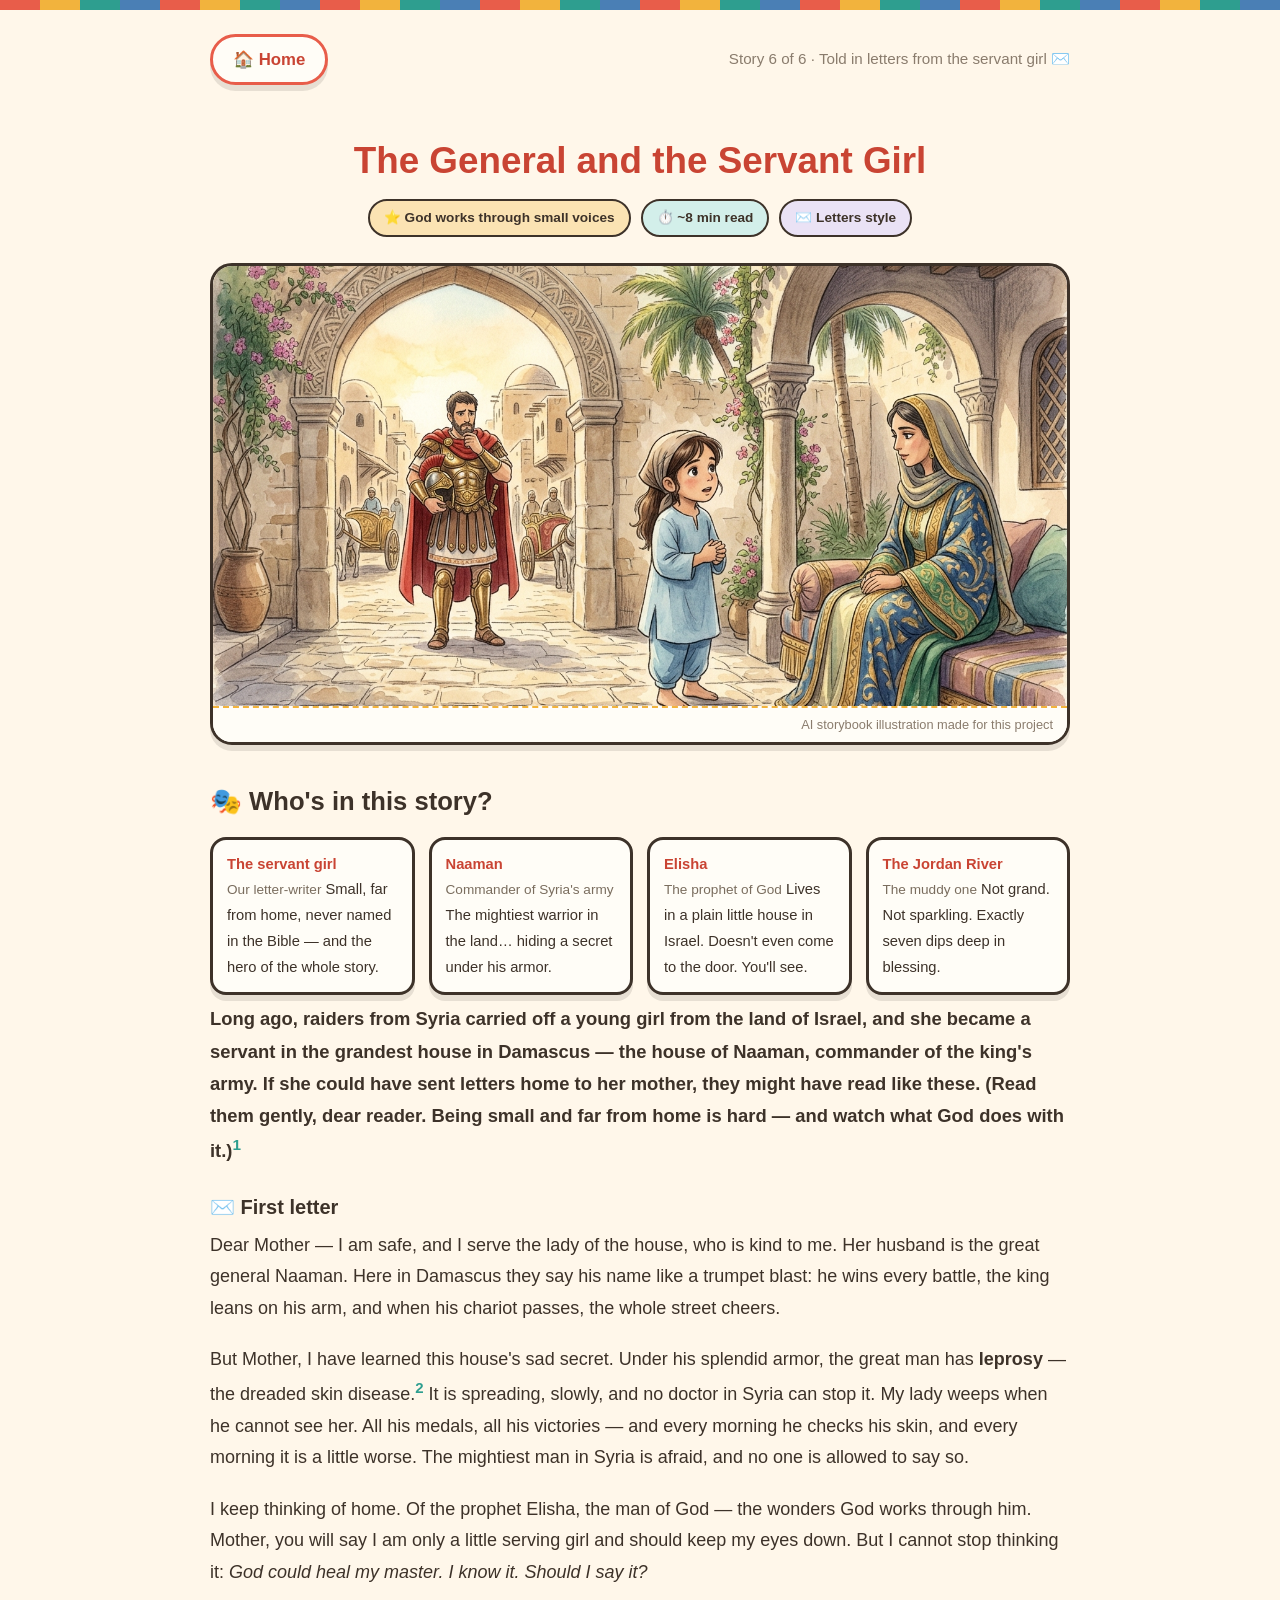
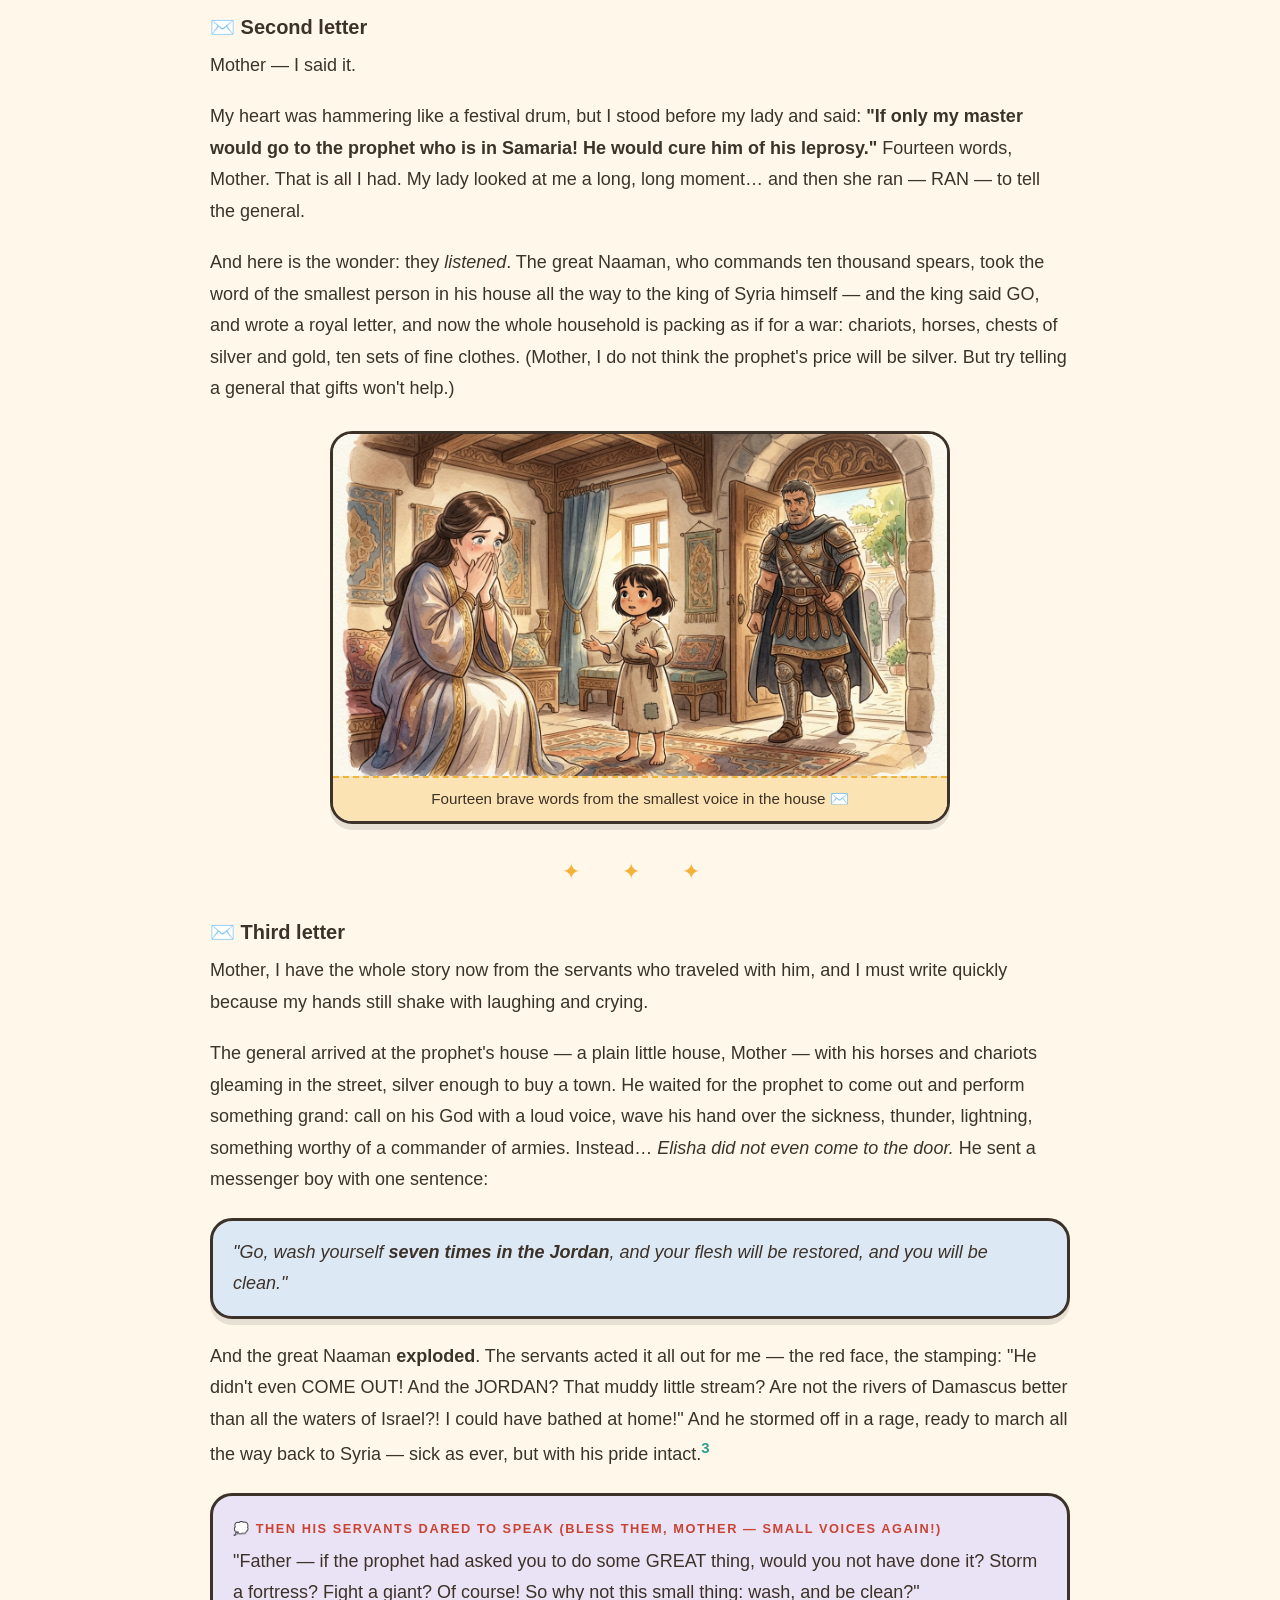
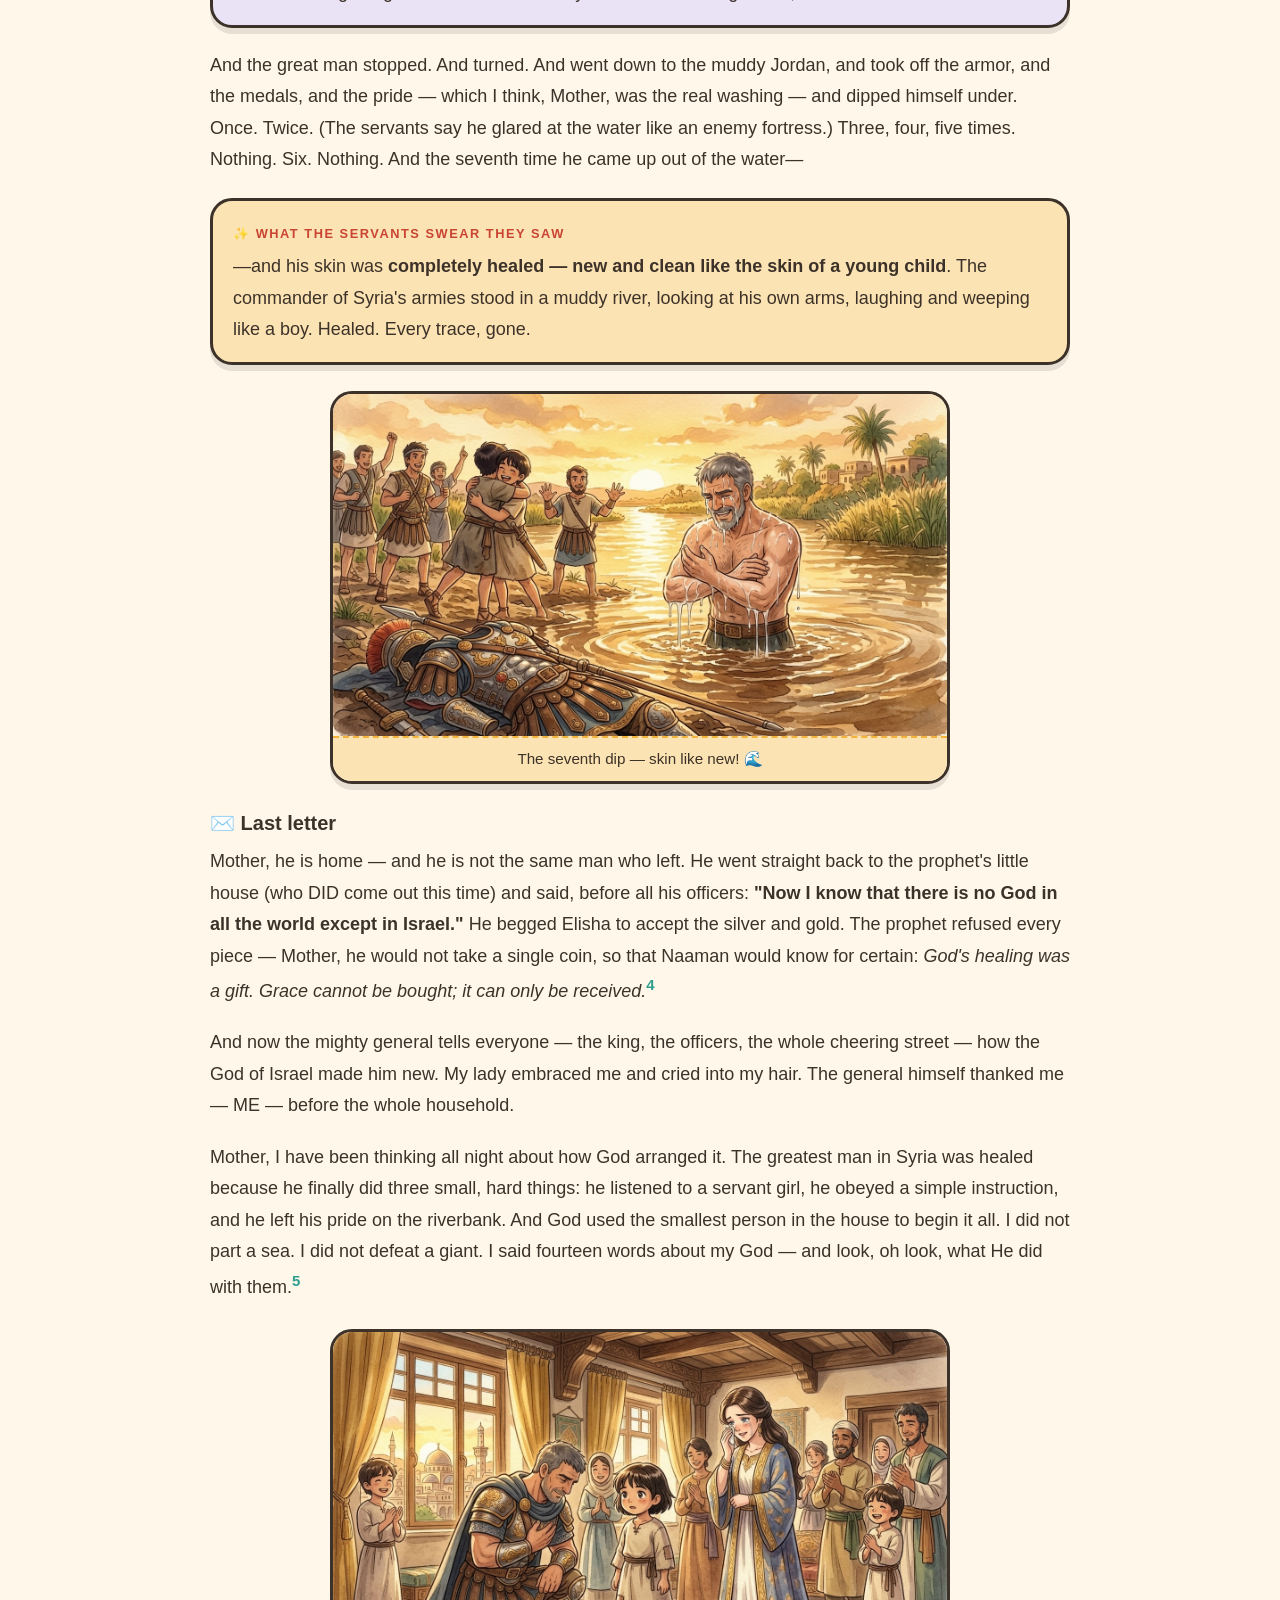
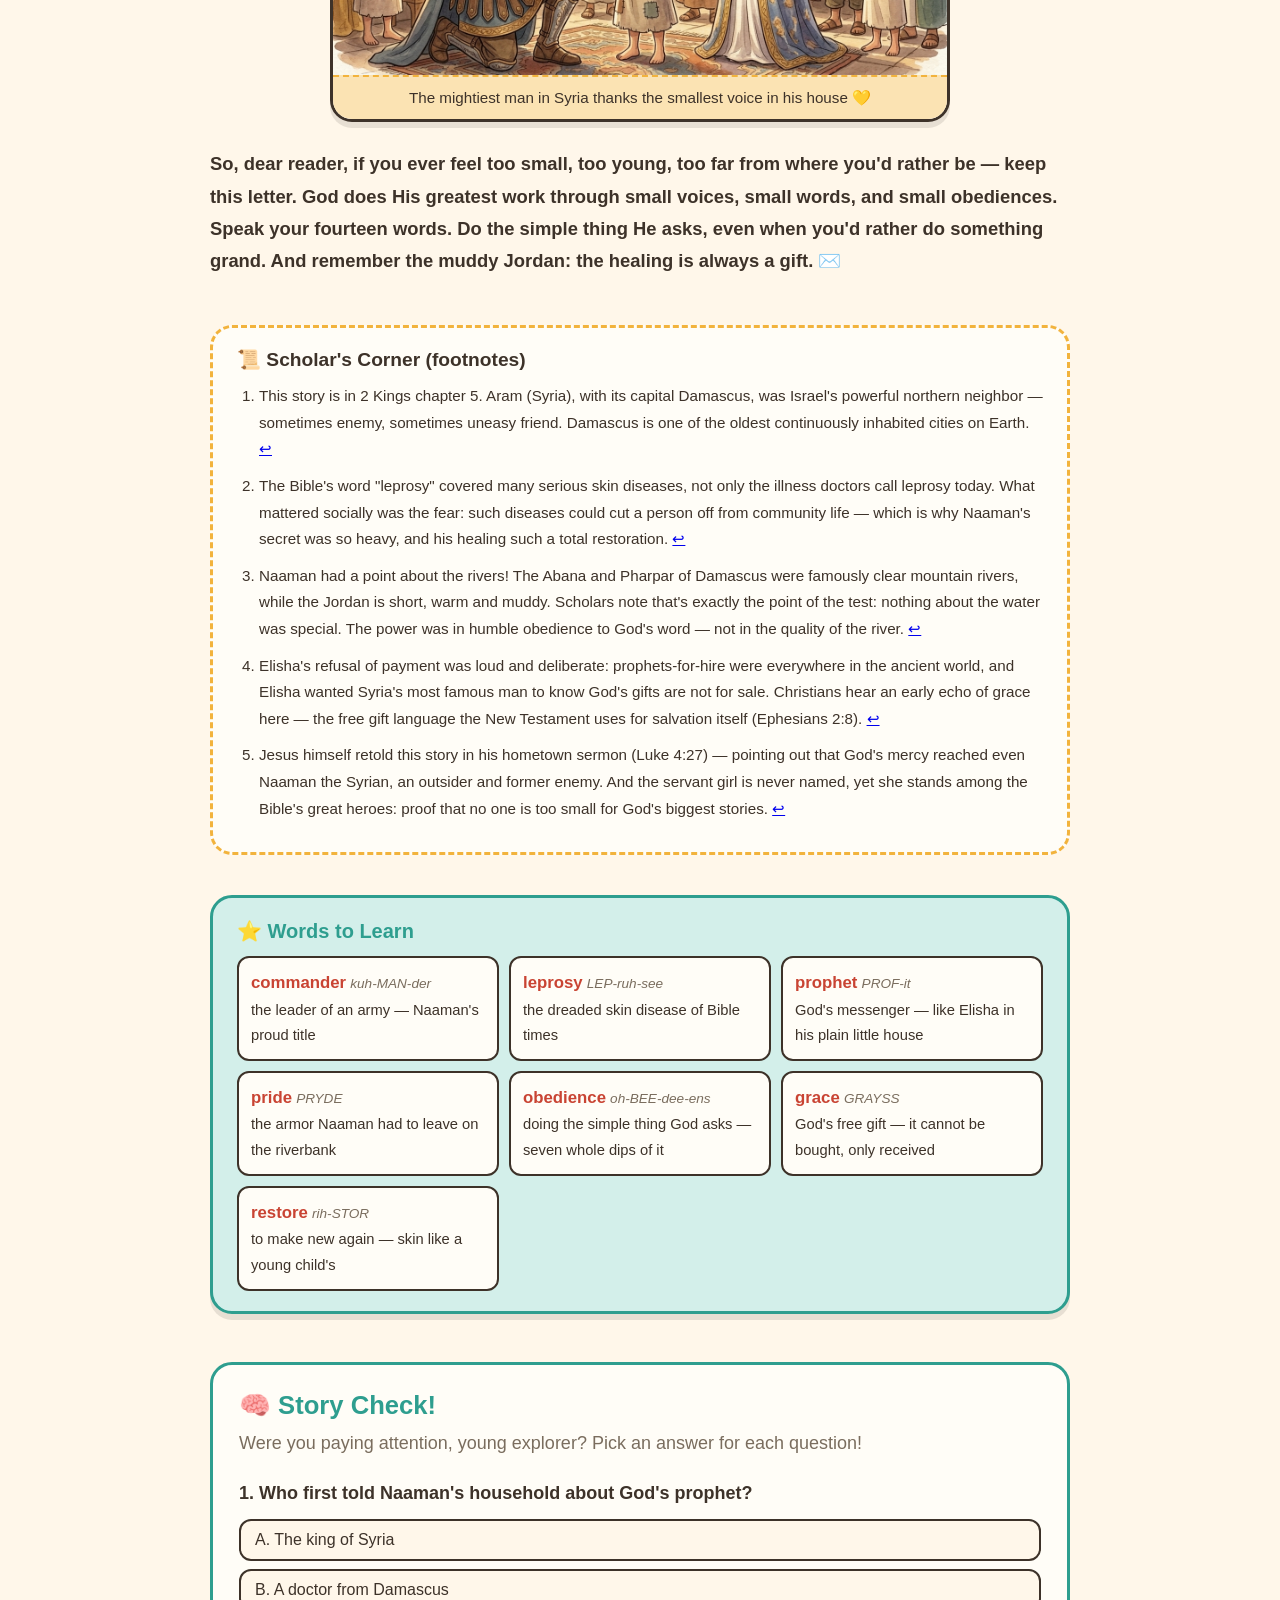
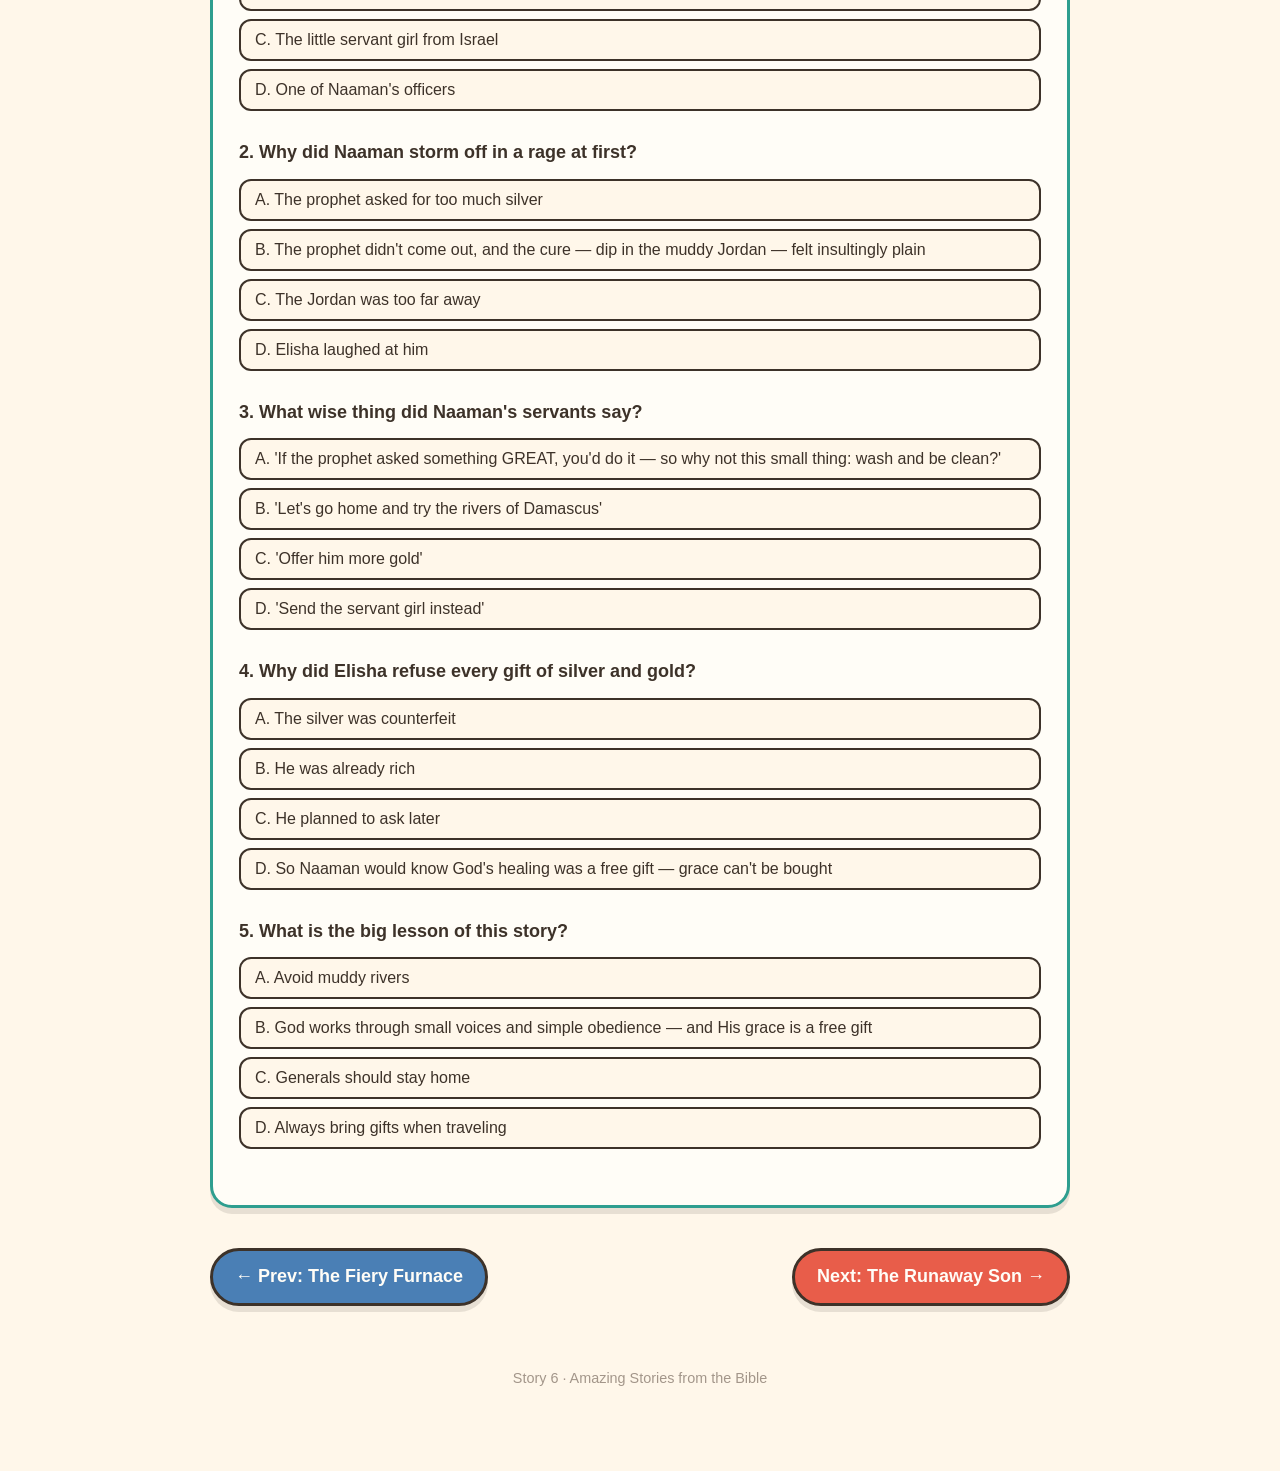
<file: stories/naaman.html>
<!DOCTYPE html>
<html lang="en">
<head>
<meta charset="UTF-8">
<meta name="viewport" content="width=device-width, initial-scale=1.0">
<title>The General and the Servant Girl</title>
<link rel="stylesheet" href="../css/style.css">
</head>
<body>
<div class="wrap">

  <nav class="topnav">
    <a class="home" href="../index.html">🏠 Home</a>
    <span class="crumbs">Story 6 of 6 · Told in letters from the servant girl ✉️</span>
  </nav>

  <div class="hero">
    <h1>The General and the Servant Girl</h1>
    <div class="badges">
      <span class="badge">⭐ God works through small voices</span>
      <span class="badge time">⏱️ ~8 min read</span>
      <span class="badge style">✉️ Letters style</span>
    </div>
  </div>

  <figure class="story-hero">
    <img src="../images/anime/hero-naaman.png" alt="A small servant girl speaks gently to a mighty armored general in a grand Syrian courtyard" onerror="this.parentElement.style.display='none'">
    <figcaption class="art-credit">AI storybook illustration made for this project</figcaption>
  </figure>

  <h2>🎭 Who's in this story?</h2>
  <div class="whos-who">
    <div class="who"><b>The servant girl</b><span class="role">Our letter-writer</span> Small, far from home, never named in the Bible — and the hero of the whole story.</div>
    <div class="who"><b>Naaman</b><span class="role">Commander of Syria's army</span> The mightiest warrior in the land… hiding a secret under his armor.</div>
    <div class="who"><b>Elisha</b><span class="role">The prophet of God</span> Lives in a plain little house in Israel. Doesn't even come to the door. You'll see.</div>
    <div class="who"><b>The Jordan River</b><span class="role">The muddy one</span> Not grand. Not sparkling. Exactly seven dips deep in blessing.</div>
  </div>

  <div class="story">
    <p class="lead">Long ago, raiders from Syria carried off a young girl from the land of Israel, and she became a servant in the grandest house in Damascus — the house of Naaman, commander of the king's army. If she could have sent letters home to her mother, they might have read like these. (Read them gently, dear reader. Being small and far from home is hard — and watch what God does with it.)<sup><a href="#fn1" id="ref1">1</a></sup></p>

    <h3>✉️ First letter</h3>
    <p>Dear Mother — I am safe, and I serve the lady of the house, who is kind to me. Her husband is the great general Naaman. Here in Damascus they say his name like a trumpet blast: he wins every battle, the king leans on his arm, and when his chariot passes, the whole street cheers.</p>

    <p>But Mother, I have learned this house's sad secret. Under his splendid armor, the great man has <b>leprosy</b> — the dreaded skin disease.<sup><a href="#fn2" id="ref2">2</a></sup> It is spreading, slowly, and no doctor in Syria can stop it. My lady weeps when he cannot see her. All his medals, all his victories — and every morning he checks his skin, and every morning it is a little worse. The mightiest man in Syria is afraid, and no one is allowed to say so.</p>

    <p>I keep thinking of home. Of the prophet Elisha, the man of God — the wonders God works through him. Mother, you will say I am only a little serving girl and should keep my eyes down. But I cannot stop thinking it: <i>God could heal my master. I know it. Should I say it?</i></p>

    <h3>✉️ Second letter</h3>
    <p>Mother — I said it.</p>

    <p>My heart was hammering like a festival drum, but I stood before my lady and said: <b>"If only my master would go to the prophet who is in Samaria! He would cure him of his leprosy."</b> Fourteen words, Mother. That is all I had. My lady looked at me a long, long moment… and then she ran — RAN — to tell the general.</p>

    <p>And here is the wonder: they <i>listened</i>. The great Naaman, who commands ten thousand spears, took the word of the smallest person in his house all the way to the king of Syria himself — and the king said GO, and wrote a royal letter, and now the whole household is packing as if for a war: chariots, horses, chests of silver and gold, ten sets of fine clothes. (Mother, I do not think the prophet's price will be silver. But try telling a general that gifts won't help.)</p>

    <figure class="story-art">
      <img src="../images/anime/naaman-1.png" alt="The small servant girl bravely speaks to her mistress while the mighty general listens from the doorway" loading="lazy" onerror="this.parentElement.style.display='none'">
      <figcaption>Fourteen brave words from the smallest voice in the house ✉️</figcaption>
    </figure>

    <div class="scene-break">✦ ✦ ✦</div>

    <h3>✉️ Third letter</h3>
    <p>Mother, I have the whole story now from the servants who traveled with him, and I must write quickly because my hands still shake with laughing and crying.</p>

    <p>The general arrived at the prophet's house — a plain little house, Mother — with his horses and chariots gleaming in the street, silver enough to buy a town. He waited for the prophet to come out and perform something grand: call on his God with a loud voice, wave his hand over the sickness, thunder, lightning, something worthy of a commander of armies. Instead… <i>Elisha did not even come to the door.</i> He sent a messenger boy with one sentence:</p>

    <div class="speech">
      "Go, wash yourself <b>seven times in the Jordan</b>, and your flesh will be restored, and you will be clean."
    </div>

    <p>And the great Naaman <b>exploded</b>. The servants acted it all out for me — the red face, the stamping: "He didn't even COME OUT! And the JORDAN? That muddy little stream? Are not the rivers of Damascus better than all the waters of Israel?! I could have bathed at home!" And he stormed off in a rage, ready to march all the way back to Syria — sick as ever, but with his pride intact.<sup><a href="#fn3" id="ref3">3</a></sup></p>

    <div class="thoughts">
      <span class="tag">💭 Then his servants dared to speak (bless them, Mother — small voices again!)</span>
      <p style="margin:0;">"Father — if the prophet had asked you to do some GREAT thing, would you not have done it? Storm a fortress? Fight a giant? Of course! So why not this small thing: wash, and be clean?"</p>
    </div>

    <p>And the great man stopped. And turned. And went down to the muddy Jordan, and took off the armor, and the medals, and the pride — which I think, Mother, was the real washing — and dipped himself under. Once. Twice. (The servants say he glared at the water like an enemy fortress.) Three, four, five times. Nothing. Six. Nothing. And the seventh time he came up out of the water—</p>

    <div class="newsflash">
      <span class="tag">✨ What the servants swear they saw</span>
      <p style="margin:0;">—and his skin was <b>completely healed — new and clean like the skin of a young child</b>. The commander of Syria's armies stood in a muddy river, looking at his own arms, laughing and weeping like a boy. Healed. Every trace, gone.</p>
    </div>

    <figure class="story-art">
      <img src="../images/anime/naaman-2.png" alt="Naaman rises joyfully from the muddy Jordan river, healed, while his servants celebrate on the bank" loading="lazy" onerror="this.parentElement.style.display='none'">
      <figcaption>The seventh dip — skin like new! 🌊</figcaption>
    </figure>

    <h3>✉️ Last letter</h3>
    <p>Mother, he is home — and he is not the same man who left. He went straight back to the prophet's little house (who DID come out this time) and said, before all his officers: <b>"Now I know that there is no God in all the world except in Israel."</b> He begged Elisha to accept the silver and gold. The prophet refused every piece — Mother, he would not take a single coin, so that Naaman would know for certain: <i>God's healing was a gift. Grace cannot be bought; it can only be received.</i><sup><a href="#fn4" id="ref4">4</a></sup></p>

    <p>And now the mighty general tells everyone — the king, the officers, the whole cheering street — how the God of Israel made him new. My lady embraced me and cried into my hair. The general himself thanked me — ME — before the whole household.</p>

    <p>Mother, I have been thinking all night about how God arranged it. The greatest man in Syria was healed because he finally did three small, hard things: he listened to a servant girl, he obeyed a simple instruction, and he left his pride on the riverbank. And God used the smallest person in the house to begin it all. I did not part a sea. I did not defeat a giant. I said fourteen words about my God — and look, oh look, what He did with them.<sup><a href="#fn5" id="ref5">5</a></sup></p>

    <figure class="story-art">
      <img src="../images/anime/naaman-3.png" alt="The healed general bows his head in thanks to the small servant girl as the household watches, amazed" loading="lazy" onerror="this.parentElement.style.display='none'">
      <figcaption>The mightiest man in Syria thanks the smallest voice in his house 💛</figcaption>
    </figure>

    <p class="lead">So, dear reader, if you ever feel too small, too young, too far from where you'd rather be — keep this letter. God does His greatest work through small voices, small words, and small obediences. Speak your fourteen words. Do the simple thing He asks, even when you'd rather do something grand. And remember the muddy Jordan: the healing is always a gift. ✉️</p>
  </div>

  <div class="footnotes">
    <h2>📜 Scholar's Corner (footnotes)</h2>
    <ol>
      <li id="fn1">This story is in 2 Kings chapter 5. Aram (Syria), with its capital Damascus, was Israel's powerful northern neighbor — sometimes enemy, sometimes uneasy friend. Damascus is one of the oldest continuously inhabited cities on Earth. <a href="#ref1">↩</a></li>
      <li id="fn2">The Bible's word "leprosy" covered many serious skin diseases, not only the illness doctors call leprosy today. What mattered socially was the fear: such diseases could cut a person off from community life — which is why Naaman's secret was so heavy, and his healing such a total restoration. <a href="#ref2">↩</a></li>
      <li id="fn3">Naaman had a point about the rivers! The Abana and Pharpar of Damascus were famously clear mountain rivers, while the Jordan is short, warm and muddy. Scholars note that's exactly the point of the test: nothing about the water was special. The power was in humble obedience to God's word — not in the quality of the river. <a href="#ref3">↩</a></li>
      <li id="fn4">Elisha's refusal of payment was loud and deliberate: prophets-for-hire were everywhere in the ancient world, and Elisha wanted Syria's most famous man to know God's gifts are not for sale. Christians hear an early echo of grace here — the free gift language the New Testament uses for salvation itself (Ephesians 2:8). <a href="#ref4">↩</a></li>
      <li id="fn5">Jesus himself retold this story in his hometown sermon (Luke 4:27) — pointing out that God's mercy reached even Naaman the Syrian, an outsider and former enemy. And the servant girl is never named, yet she stands among the Bible's great heroes: proof that no one is too small for God's biggest stories. <a href="#ref5">↩</a></li>
    </ol>
  </div>

  <div class="vocab">
    <h2>⭐ Words to Learn</h2>
    <div class="vocab-grid">
      <div class="vword"><b>commander</b> <span class="py">kuh-MAN-der</span><br>the leader of an army — Naaman's proud title</div>
      <div class="vword"><b>leprosy</b> <span class="py">LEP-ruh-see</span><br>the dreaded skin disease of Bible times</div>
      <div class="vword"><b>prophet</b> <span class="py">PROF-it</span><br>God's messenger — like Elisha in his plain little house</div>
      <div class="vword"><b>pride</b> <span class="py">PRYDE</span><br>the armor Naaman had to leave on the riverbank</div>
      <div class="vword"><b>obedience</b> <span class="py">oh-BEE-dee-ens</span><br>doing the simple thing God asks — seven whole dips of it</div>
      <div class="vword"><b>grace</b> <span class="py">GRAYSS</span><br>God's free gift — it cannot be bought, only received</div>
      <div class="vword"><b>restore</b> <span class="py">rih-STOR</span><br>to make new again — skin like a young child's</div>
    </div>
  </div>

  <div id="quiz"></div>

  <nav class="story-nav">
    <a class="prev" href="fiery-furnace.html">← Prev: The Fiery Furnace</a>
    <a href="prodigal-son.html">Next: The Runaway Son →</a>
  </nav>

  <footer>Story 6 · Amazing Stories from the Bible</footer>
</div>

<script>
var QUIZ = [
  {
    q: "Who first told Naaman's household about God's prophet?",
    opts: [
      "The king of Syria",
      "A doctor from Damascus",
      "The little servant girl from Israel",
      "One of Naaman's officers"
    ],
    answer: 2,
    yay: "Yes — the smallest, least powerful person in the house spoke fourteen brave words, and God used them to start everything.",
    nope: "It was the captured servant girl — small, far from home, never even named — whose brave words set the whole story in motion."
  },
  {
    q: "Why did Naaman storm off in a rage at first?",
    opts: [
      "The prophet asked for too much silver",
      "The prophet didn't come out, and the cure — dip in the muddy Jordan — felt insultingly plain",
      "The Jordan was too far away",
      "Elisha laughed at him"
    ],
    answer: 1,
    yay: "Right — no grand ceremony, no honored welcome, just 'go wash in the muddy river.' His pride was hurt worse than his skin.",
    nope: "He expected thunder and ceremony worthy of a general. Instead: a messenger boy and a muddy river. It was his PRIDE that nearly cost him the healing."
  },
  {
    q: "What wise thing did Naaman's servants say?",
    opts: [
      "'If the prophet asked something GREAT, you'd do it — so why not this small thing: wash and be clean?'",
      "'Let's go home and try the rivers of Damascus'",
      "'Offer him more gold'",
      "'Send the servant girl instead'"
    ],
    answer: 0,
    yay: "Exactly — small voices save the day twice in this story! Hard great deeds felt worthy; the humble small one was the real test.",
    nope: "His servants gently turned him around: you'd storm a fortress if asked — so why refuse the SMALL thing? Wash, and be clean."
  },
  {
    q: "Why did Elisha refuse every gift of silver and gold?",
    opts: [
      "The silver was counterfeit",
      "He was already rich",
      "He planned to ask later",
      "So Naaman would know God's healing was a free gift — grace can't be bought"
    ],
    answer: 3,
    yay: "Yes — not one coin, so Syria's most famous man would tell everyone: the God of Israel gives His grace freely.",
    nope: "The refusal was the lesson: prophets-for-hire were everywhere, but God's gifts are not for sale. Grace is received, never purchased."
  },
  {
    q: "What is the big lesson of this story?",
    opts: [
      "Avoid muddy rivers",
      "God works through small voices and simple obedience — and His grace is a free gift",
      "Generals should stay home",
      "Always bring gifts when traveling"
    ],
    answer: 1,
    yay: "Perfect — a servant girl's fourteen words, seven humble dips, and a gift no silver could buy. No one is too small for God's biggest stories.",
    nope: "Look at who God used and what He asked: the smallest voice in the house, the simplest act of obedience — and healing given free. That's the whole letter home."
  }
];
</script>
<script src="../js/quiz.js"></script>
</body>
</html>
</file>
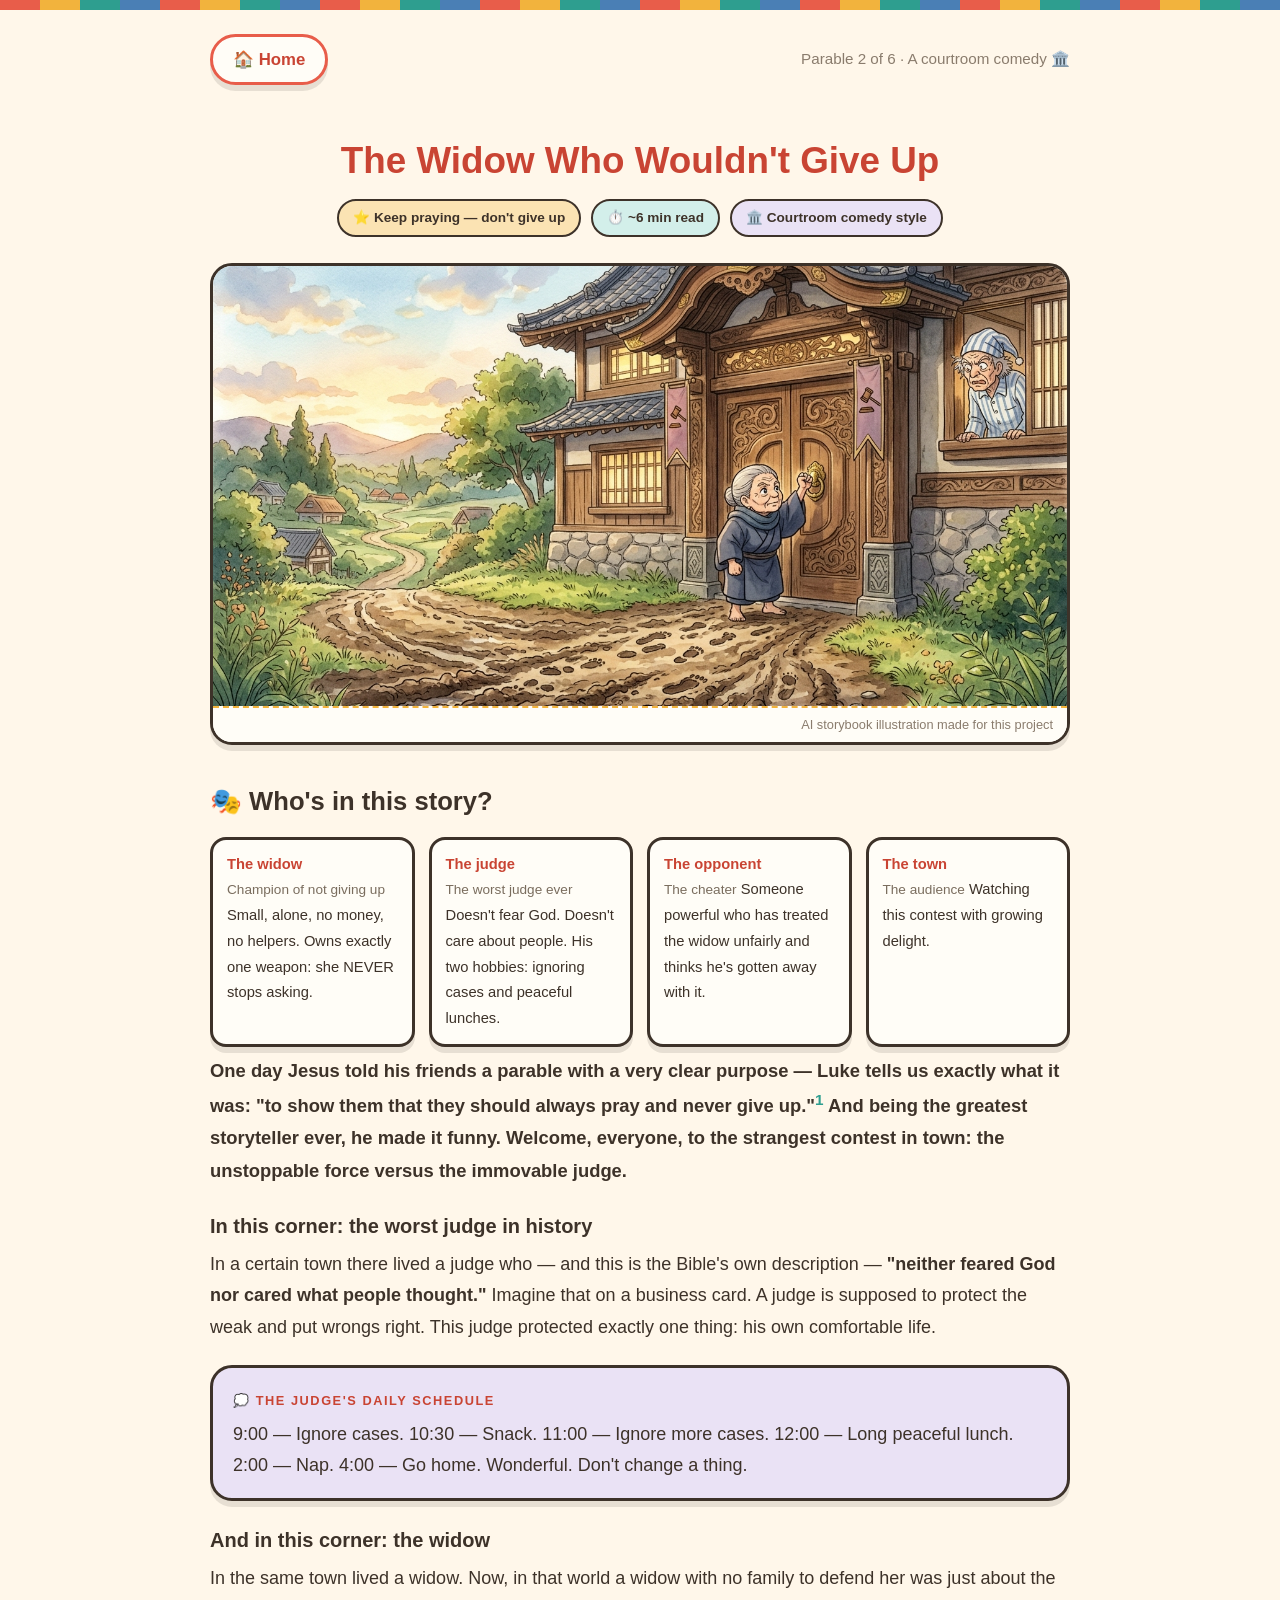
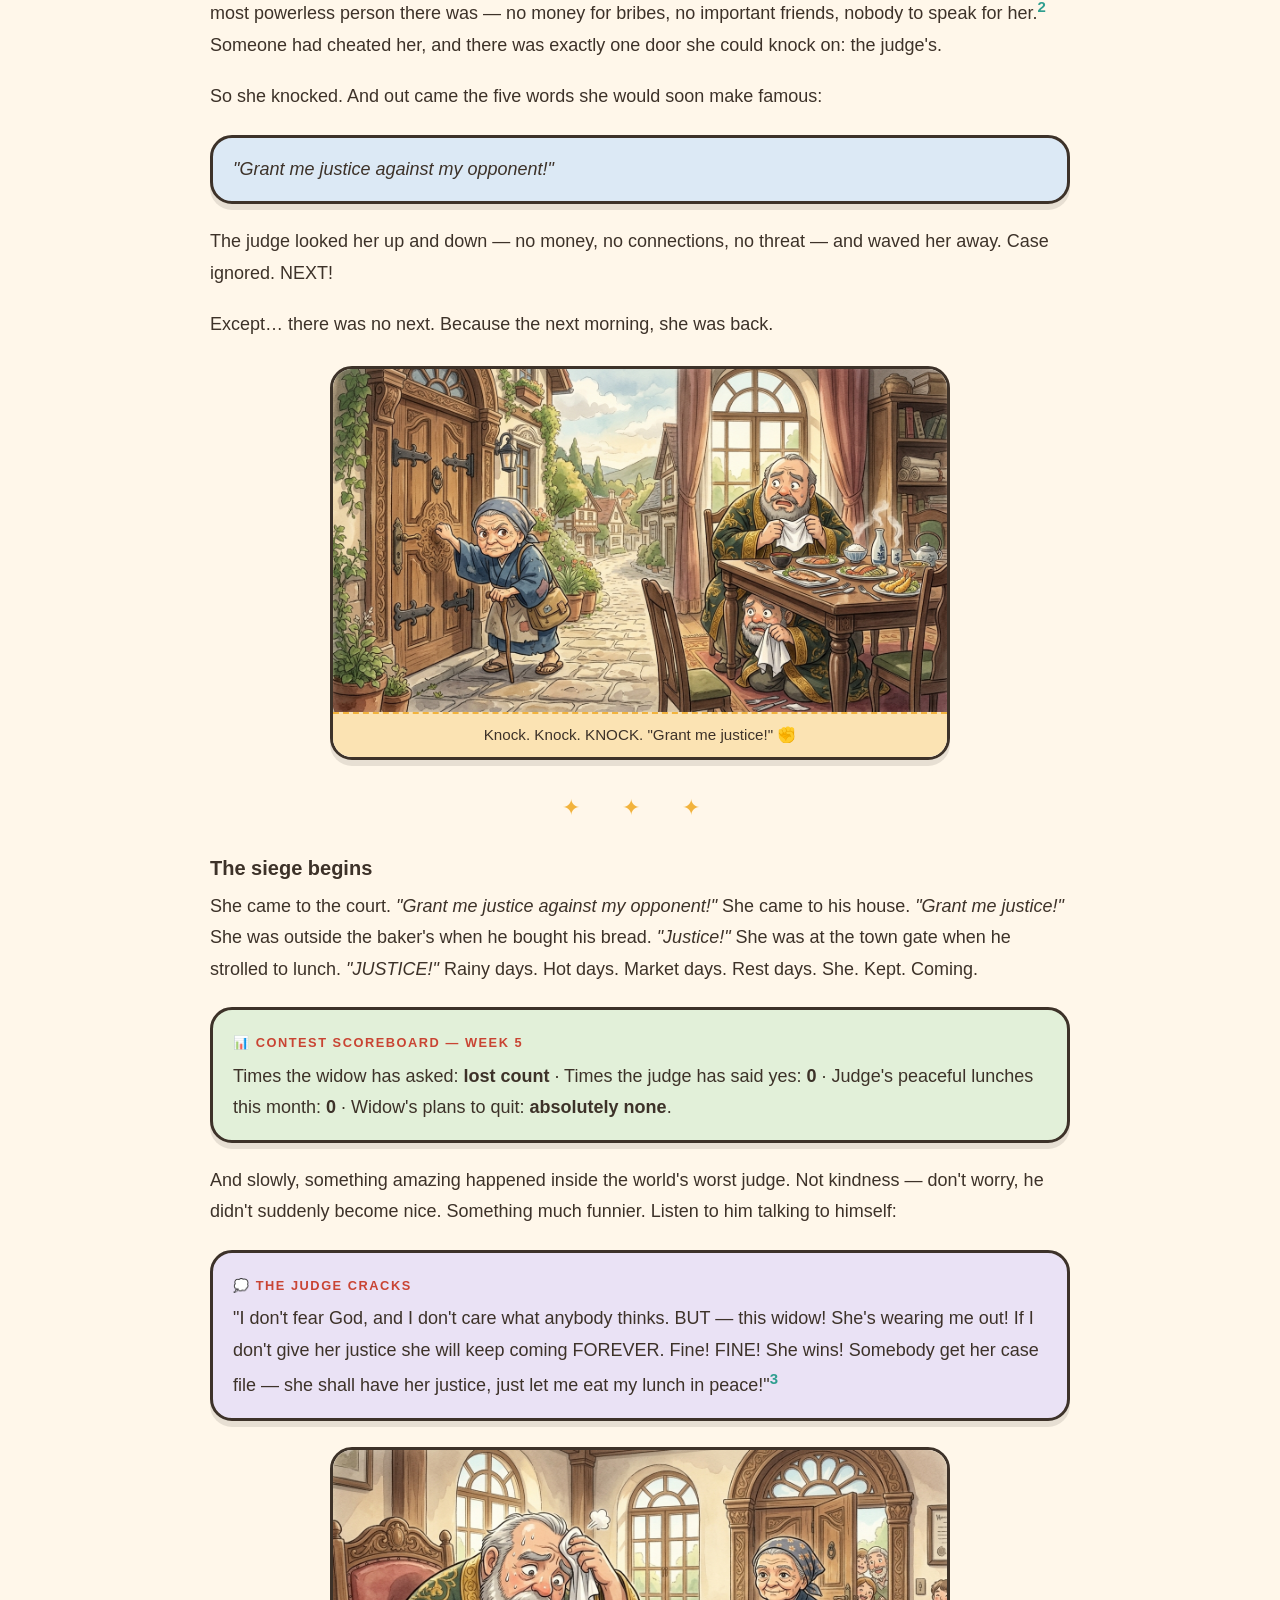
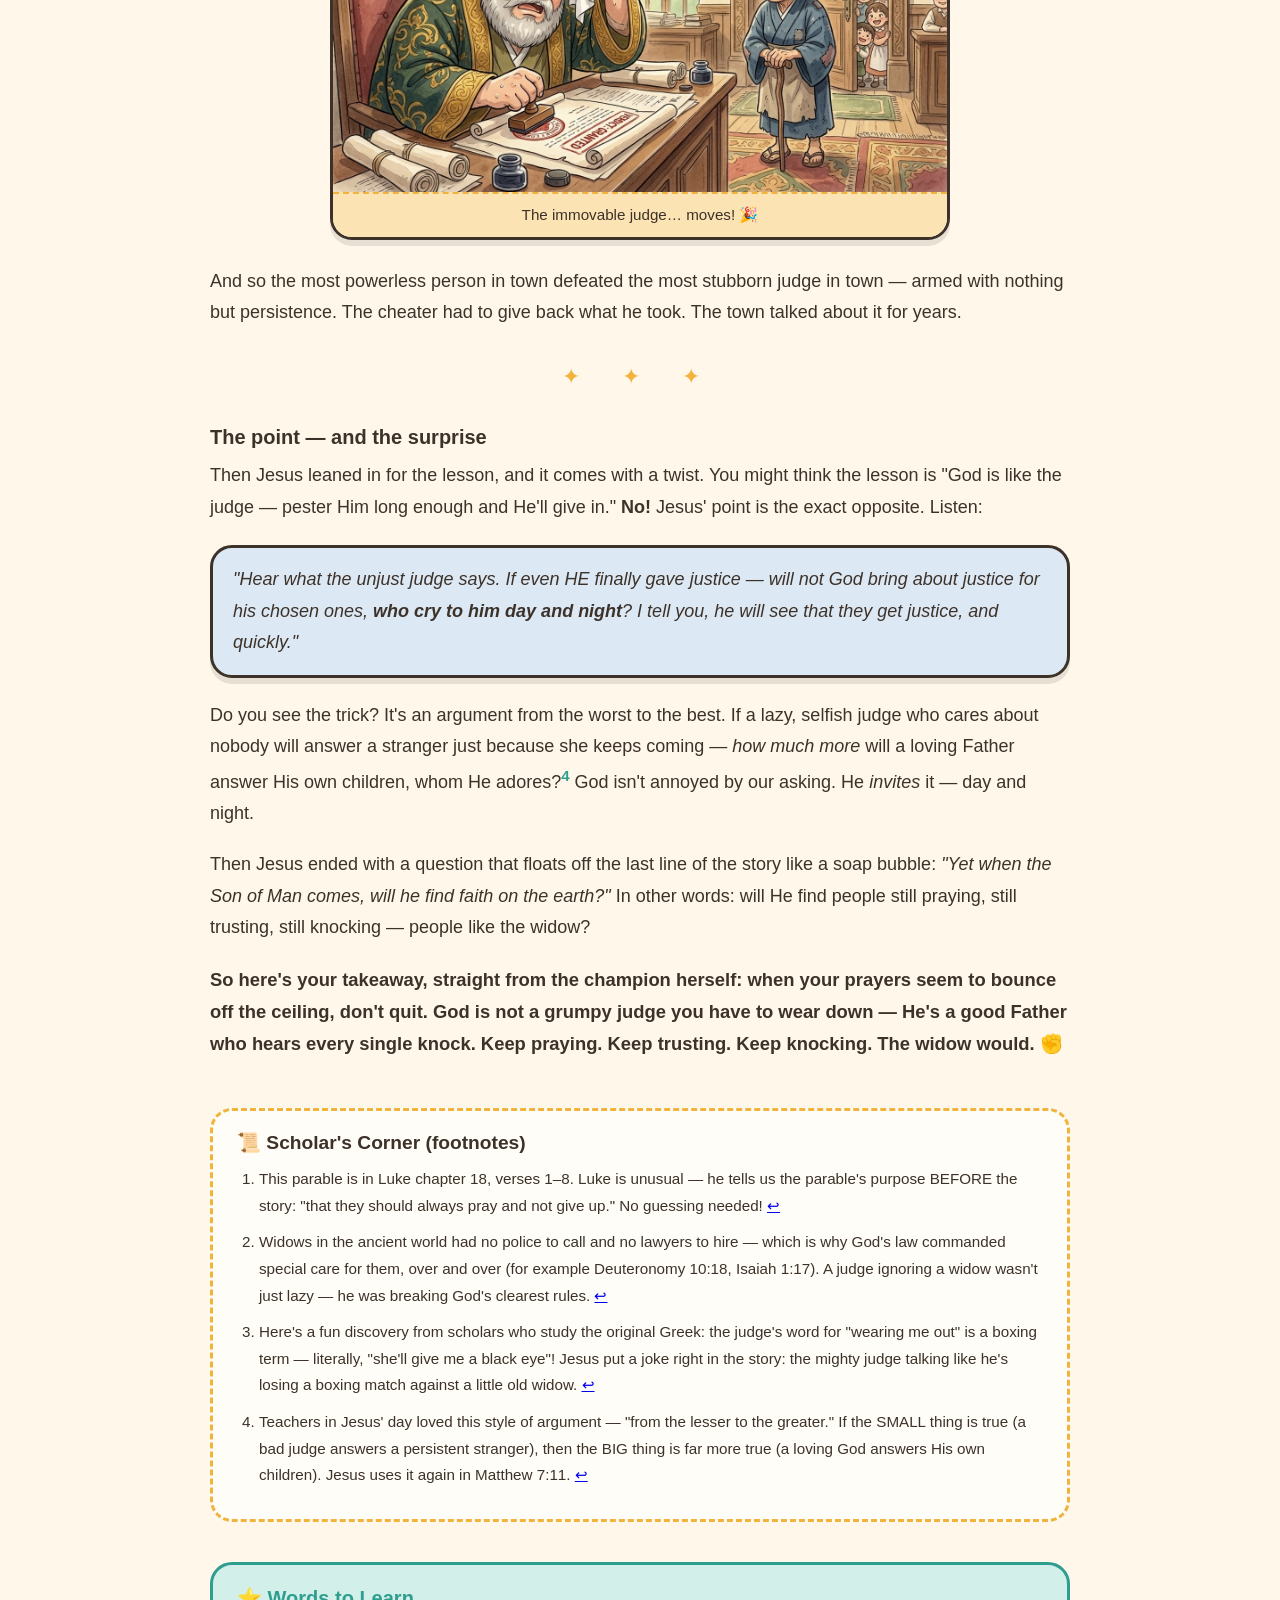
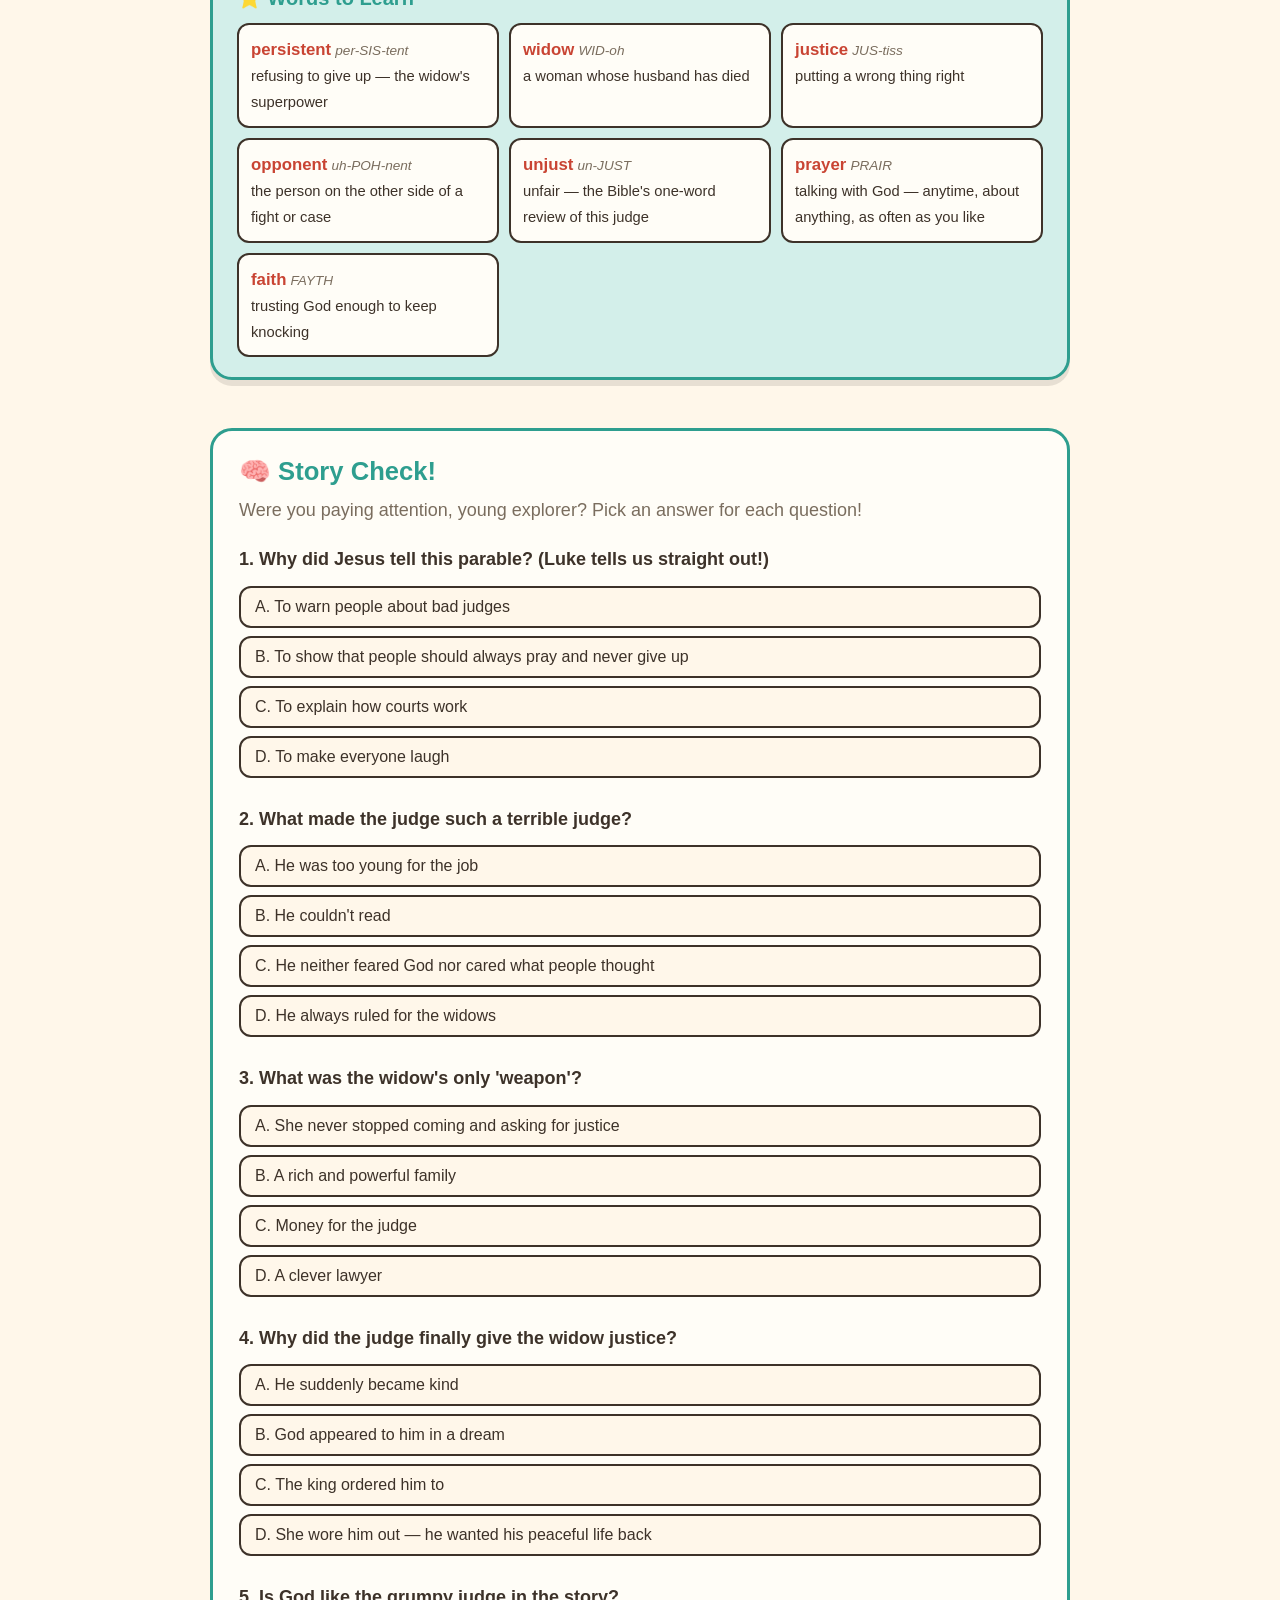
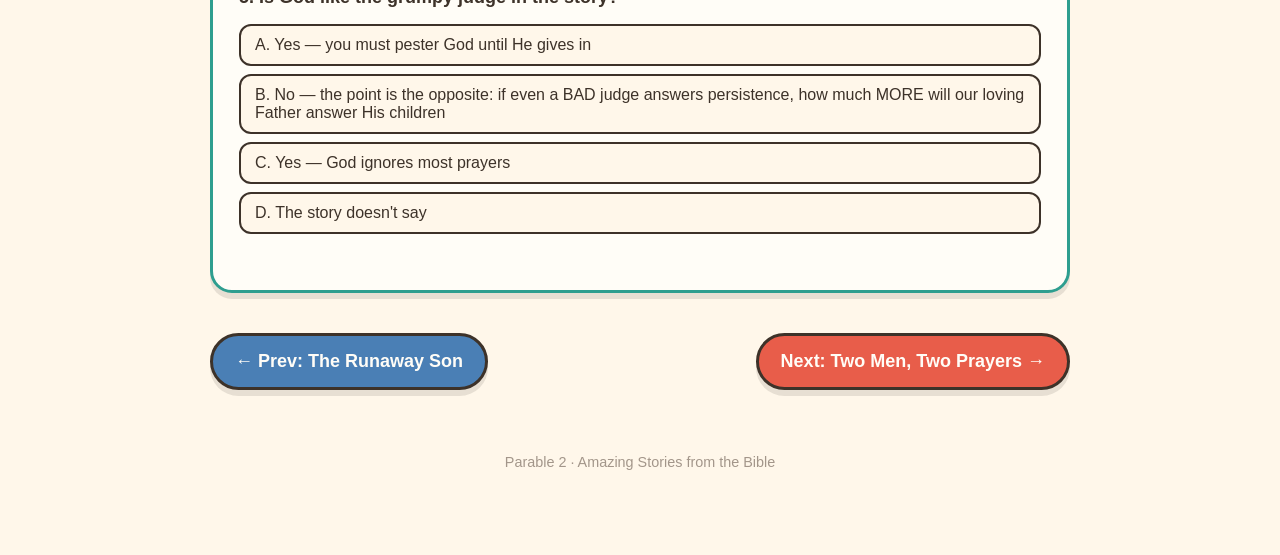
<file: stories/persistent-widow.html>
<!DOCTYPE html>
<html lang="en">
<head>
<meta charset="UTF-8">
<meta name="viewport" content="width=device-width, initial-scale=1.0">
<title>The Widow Who Wouldn't Give Up</title>
<link rel="stylesheet" href="../css/style.css">
</head>
<body>
<div class="wrap">

  <nav class="topnav">
    <a class="home" href="../index.html">🏠 Home</a>
    <span class="crumbs">Parable 2 of 6 · A courtroom comedy 🏛️</span>
  </nav>

  <div class="hero">
    <h1>The Widow Who Wouldn't Give Up</h1>
    <div class="badges">
      <span class="badge">⭐ Keep praying — don't give up</span>
      <span class="badge time">⏱️ ~6 min read</span>
      <span class="badge style">🏛️ Courtroom comedy style</span>
    </div>
  </div>

  <figure class="story-hero">
    <img src="../images/anime/hero-widow.png" alt="A small determined elderly widow stands outside a grand door, fist raised to knock, while a grumpy judge peeks out" onerror="this.parentElement.style.display='none'">
    <figcaption class="art-credit">AI storybook illustration made for this project</figcaption>
  </figure>

  <h2>🎭 Who's in this story?</h2>
  <div class="whos-who">
    <div class="who"><b>The widow</b><span class="role">Champion of not giving up</span> Small, alone, no money, no helpers. Owns exactly one weapon: she NEVER stops asking.</div>
    <div class="who"><b>The judge</b><span class="role">The worst judge ever</span> Doesn't fear God. Doesn't care about people. His two hobbies: ignoring cases and peaceful lunches.</div>
    <div class="who"><b>The opponent</b><span class="role">The cheater</span> Someone powerful who has treated the widow unfairly and thinks he's gotten away with it.</div>
    <div class="who"><b>The town</b><span class="role">The audience</span> Watching this contest with growing delight.</div>
  </div>

  <div class="story">
    <p class="lead">One day Jesus told his friends a parable with a very clear purpose — Luke tells us exactly what it was: <b>"to show them that they should always pray and never give up."</b><sup><a href="#fn1" id="ref1">1</a></sup> And being the greatest storyteller ever, he made it funny. Welcome, everyone, to the strangest contest in town: the unstoppable force versus the immovable judge.</p>

    <h3>In this corner: the worst judge in history</h3>
    <p>In a certain town there lived a judge who — and this is the Bible's own description — <b>"neither feared God nor cared what people thought."</b> Imagine that on a business card. A judge is supposed to protect the weak and put wrongs right. This judge protected exactly one thing: his own comfortable life.</p>

    <div class="thoughts">
      <span class="tag">💭 The judge's daily schedule</span>
      <p style="margin:0;">9:00 — Ignore cases. 10:30 — Snack. 11:00 — Ignore more cases. 12:00 — Long peaceful lunch. 2:00 — Nap. 4:00 — Go home. Wonderful. Don't change a thing.</p>
    </div>

    <h3>And in this corner: the widow</h3>
    <p>In the same town lived a widow. Now, in that world a widow with no family to defend her was just about the most powerless person there was — no money for bribes, no important friends, nobody to speak for her.<sup><a href="#fn2" id="ref2">2</a></sup> Someone had cheated her, and there was exactly one door she could knock on: the judge's.</p>

    <p>So she knocked. And out came the five words she would soon make famous:</p>

    <div class="speech">
      "Grant me justice against my opponent!"
    </div>

    <p>The judge looked her up and down — no money, no connections, no threat — and waved her away. Case ignored. NEXT!</p>

    <p>Except… there was no next. Because the next morning, she was back.</p>

    <figure class="story-art">
      <img src="../images/anime/widow-1.png" alt="The tiny widow knocks on the grand door while the judge hides behind his lunch" loading="lazy" onerror="this.parentElement.style.display='none'">
      <figcaption>Knock. Knock. KNOCK. "Grant me justice!" ✊</figcaption>
    </figure>

    <div class="scene-break">✦ ✦ ✦</div>

    <h3>The siege begins</h3>
    <p>She came to the court. <i>"Grant me justice against my opponent!"</i> She came to his house. <i>"Grant me justice!"</i> She was outside the baker's when he bought his bread. <i>"Justice!"</i> She was at the town gate when he strolled to lunch. <i>"JUSTICE!"</i> Rainy days. Hot days. Market days. Rest days. She. Kept. Coming.</p>

    <div class="scoreboard">
      <span class="tag">📊 Contest scoreboard — week 5</span>
      <p style="margin:0;">Times the widow has asked: <b>lost count</b> · Times the judge has said yes: <b>0</b> · Judge's peaceful lunches this month: <b>0</b> · Widow's plans to quit: <b>absolutely none</b>.</p>
    </div>

    <p>And slowly, something amazing happened inside the world's worst judge. Not kindness — don't worry, he didn't suddenly become nice. Something much funnier. Listen to him talking to himself:</p>

    <div class="thoughts">
      <span class="tag">💭 The judge cracks</span>
      <p style="margin:0;">"I don't fear God, and I don't care what anybody thinks. BUT — this widow! She's wearing me out! If I don't give her justice she will keep coming FOREVER. Fine! FINE! She wins! Somebody get her case file — she shall have her justice, just let me eat my lunch in peace!"<sup><a href="#fn3" id="ref3">3</a></sup></p>
    </div>

    <figure class="story-art">
      <img src="../images/anime/widow-2.png" alt="The exhausted judge finally stamps the widow's case papers as she stands firm" loading="lazy" onerror="this.parentElement.style.display='none'">
      <figcaption>The immovable judge… moves! 🎉</figcaption>
    </figure>

    <p>And so the most powerless person in town defeated the most stubborn judge in town — armed with nothing but persistence. The cheater had to give back what he took. The town talked about it for years.</p>

    <div class="scene-break">✦ ✦ ✦</div>

    <h3>The point — and the surprise</h3>
    <p>Then Jesus leaned in for the lesson, and it comes with a twist. You might think the lesson is "God is like the judge — pester Him long enough and He'll give in." <b>No!</b> Jesus' point is the exact opposite. Listen:</p>

    <div class="speech">
      "Hear what the unjust judge says. If even HE finally gave justice — will not God bring about justice for his chosen ones, <b>who cry to him day and night</b>? I tell you, he will see that they get justice, and quickly."
    </div>

    <p>Do you see the trick? It's an argument from the worst to the best. If a lazy, selfish judge who cares about nobody will answer a stranger just because she keeps coming — <i>how much more</i> will a loving Father answer His own children, whom He adores?<sup><a href="#fn4" id="ref4">4</a></sup> God isn't annoyed by our asking. He <i>invites</i> it — day and night.</p>

    <p>Then Jesus ended with a question that floats off the last line of the story like a soap bubble: <i>"Yet when the Son of Man comes, will he find faith on the earth?"</i> In other words: will He find people still praying, still trusting, still knocking — people like the widow?</p>

    <p class="lead">So here's your takeaway, straight from the champion herself: when your prayers seem to bounce off the ceiling, don't quit. God is not a grumpy judge you have to wear down — He's a good Father who hears every single knock. Keep praying. Keep trusting. Keep knocking. The widow would. ✊</p>
  </div>

  <div class="footnotes">
    <h2>📜 Scholar's Corner (footnotes)</h2>
    <ol>
      <li id="fn1">This parable is in Luke chapter 18, verses 1–8. Luke is unusual — he tells us the parable's purpose BEFORE the story: "that they should always pray and not give up." No guessing needed! <a href="#ref1">↩</a></li>
      <li id="fn2">Widows in the ancient world had no police to call and no lawyers to hire — which is why God's law commanded special care for them, over and over (for example Deuteronomy 10:18, Isaiah 1:17). A judge ignoring a widow wasn't just lazy — he was breaking God's clearest rules. <a href="#ref2">↩</a></li>
      <li id="fn3">Here's a fun discovery from scholars who study the original Greek: the judge's word for "wearing me out" is a boxing term — literally, "she'll give me a black eye"! Jesus put a joke right in the story: the mighty judge talking like he's losing a boxing match against a little old widow. <a href="#ref3">↩</a></li>
      <li id="fn4">Teachers in Jesus' day loved this style of argument — "from the lesser to the greater." If the SMALL thing is true (a bad judge answers a persistent stranger), then the BIG thing is far more true (a loving God answers His own children). Jesus uses it again in Matthew 7:11. <a href="#ref4">↩</a></li>
    </ol>
  </div>

  <div class="vocab">
    <h2>⭐ Words to Learn</h2>
    <div class="vocab-grid">
      <div class="vword"><b>persistent</b> <span class="py">per-SIS-tent</span><br>refusing to give up — the widow's superpower</div>
      <div class="vword"><b>widow</b> <span class="py">WID-oh</span><br>a woman whose husband has died</div>
      <div class="vword"><b>justice</b> <span class="py">JUS-tiss</span><br>putting a wrong thing right</div>
      <div class="vword"><b>opponent</b> <span class="py">uh-POH-nent</span><br>the person on the other side of a fight or case</div>
      <div class="vword"><b>unjust</b> <span class="py">un-JUST</span><br>unfair — the Bible's one-word review of this judge</div>
      <div class="vword"><b>prayer</b> <span class="py">PRAIR</span><br>talking with God — anytime, about anything, as often as you like</div>
      <div class="vword"><b>faith</b> <span class="py">FAYTH</span><br>trusting God enough to keep knocking</div>
    </div>
  </div>

  <div id="quiz"></div>

  <nav class="story-nav">
    <a class="prev" href="prodigal-son.html">← Prev: The Runaway Son</a>
    <a href="pharisee-tax-collector.html">Next: Two Men, Two Prayers →</a>
  </nav>

  <footer>Parable 2 · Amazing Stories from the Bible</footer>
</div>

<script>
var QUIZ = [
  {
    q: "Why did Jesus tell this parable? (Luke tells us straight out!)",
    opts: [
      "To warn people about bad judges",
      "To show that people should always pray and never give up",
      "To explain how courts work",
      "To make everyone laugh"
    ],
    answer: 1,
    yay: "Yes — Luke 18:1 announces the point before the story even starts: always pray, never give up!",
    nope: "Luke gives the answer in the very first verse: Jesus told it so that people 'should always pray and not give up.'"
  },
  {
    q: "What made the judge such a terrible judge?",
    opts: [
      "He was too young for the job",
      "He couldn't read",
      "He neither feared God nor cared what people thought",
      "He always ruled for the widows"
    ],
    answer: 2,
    yay: "Right — that's the Bible's exact description. He cared only about his own comfortable life.",
    nope: "The Bible describes him in one line: he 'neither feared God nor cared what people thought.' The worst possible judge!"
  },
  {
    q: "What was the widow's only 'weapon'?",
    opts: [
      "She never stopped coming and asking for justice",
      "A rich and powerful family",
      "Money for the judge",
      "A clever lawyer"
    ],
    answer: 0,
    yay: "Exactly! No money, no helpers, no connections — just relentless, never-give-up persistence.",
    nope: "She had no money, family or lawyer — only persistence. She just kept coming, and coming, and coming."
  },
  {
    q: "Why did the judge finally give the widow justice?",
    opts: [
      "He suddenly became kind",
      "God appeared to him in a dream",
      "The king ordered him to",
      "She wore him out — he wanted his peaceful life back"
    ],
    answer: 3,
    yay: "Yes — no change of heart, just exhaustion! 'She's wearing me out!' (In Greek, it's a boxing joke — check the footnotes!)",
    nope: "He never became nice — he simply couldn't take the knocking anymore! She wore him down completely."
  },
  {
    q: "Is God like the grumpy judge in the story?",
    opts: [
      "Yes — you must pester God until He gives in",
      "No — the point is the opposite: if even a BAD judge answers persistence, how much MORE will our loving Father answer His children",
      "Yes — God ignores most prayers",
      "The story doesn't say"
    ],
    answer: 1,
    yay: "Perfect! It's an argument from worst to best — God is nothing like the judge, so pray boldly, day and night, and never give up.",
    nope: "Careful — it's a contrast, not a comparison! God is the OPPOSITE of the judge: He loves to hear His children and answers them."
  }
];
</script>
<script src="../js/quiz.js"></script>
</body>
</html>
</file>
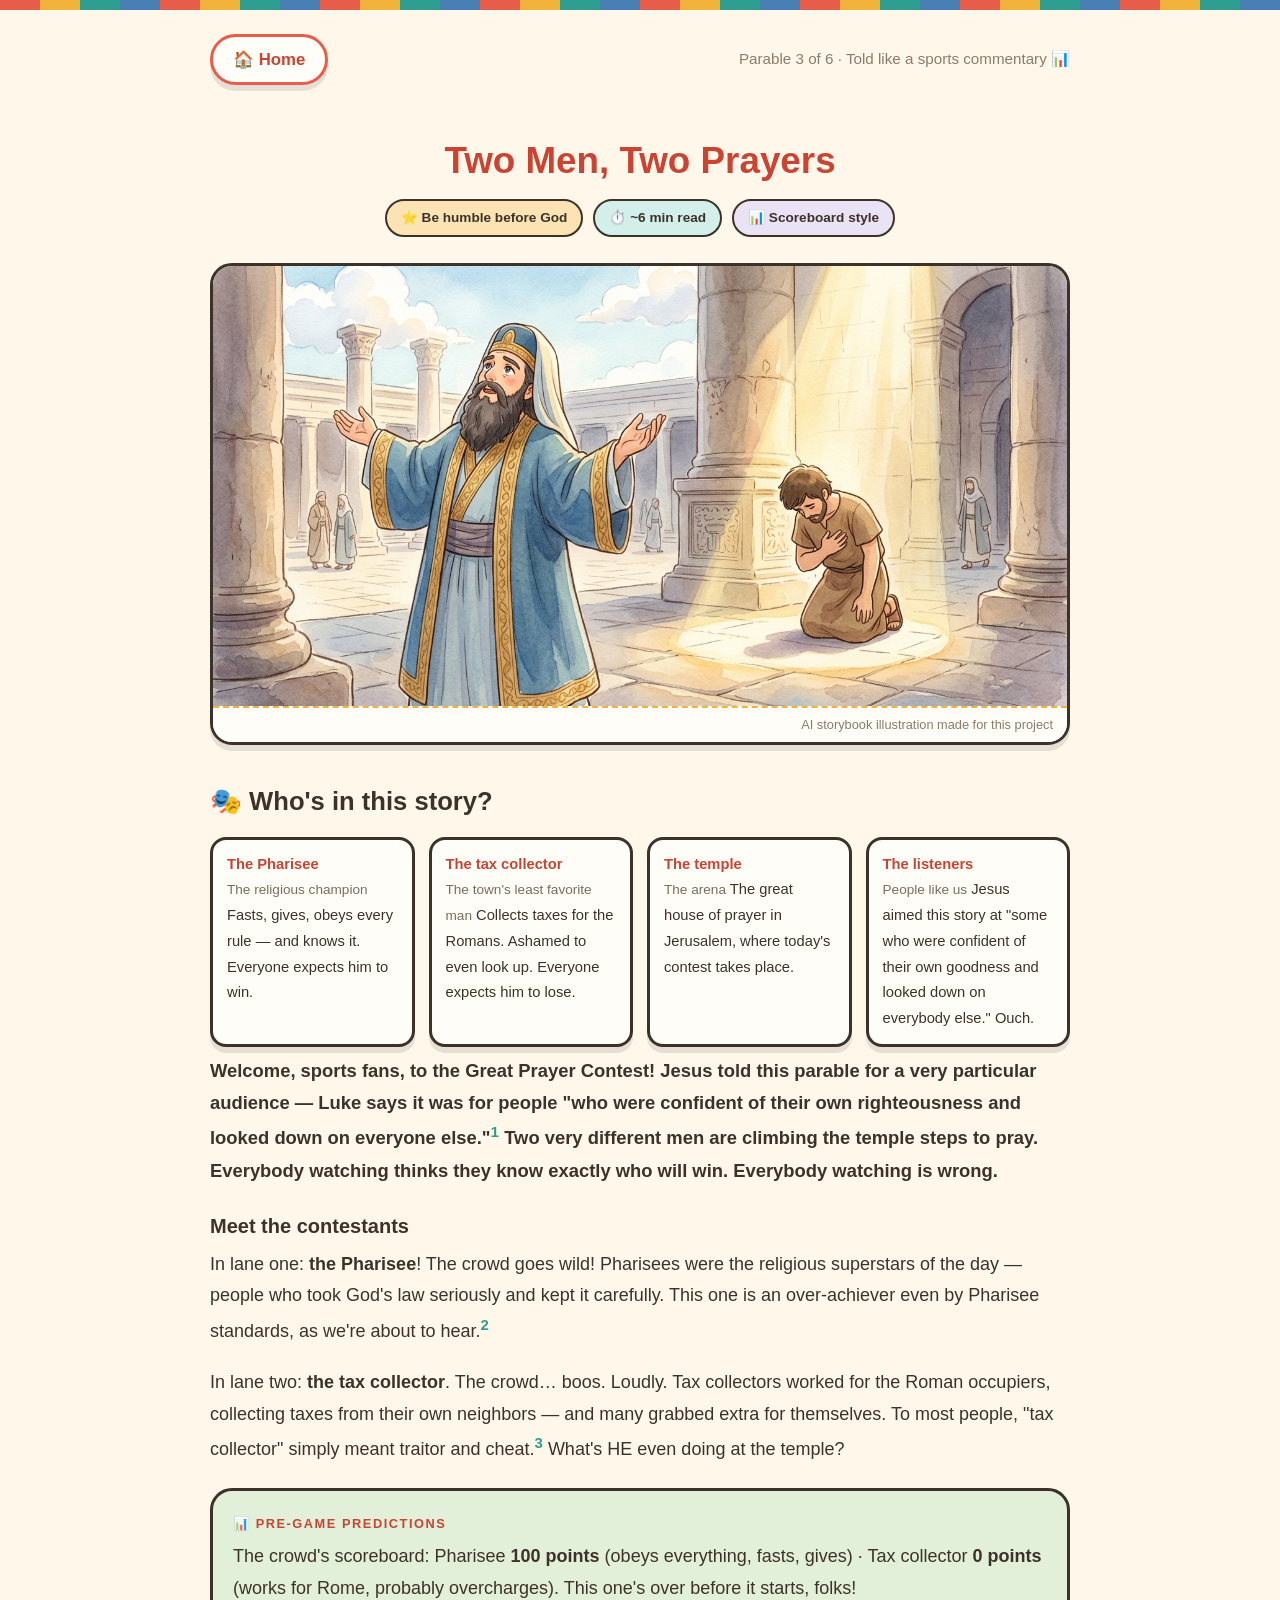
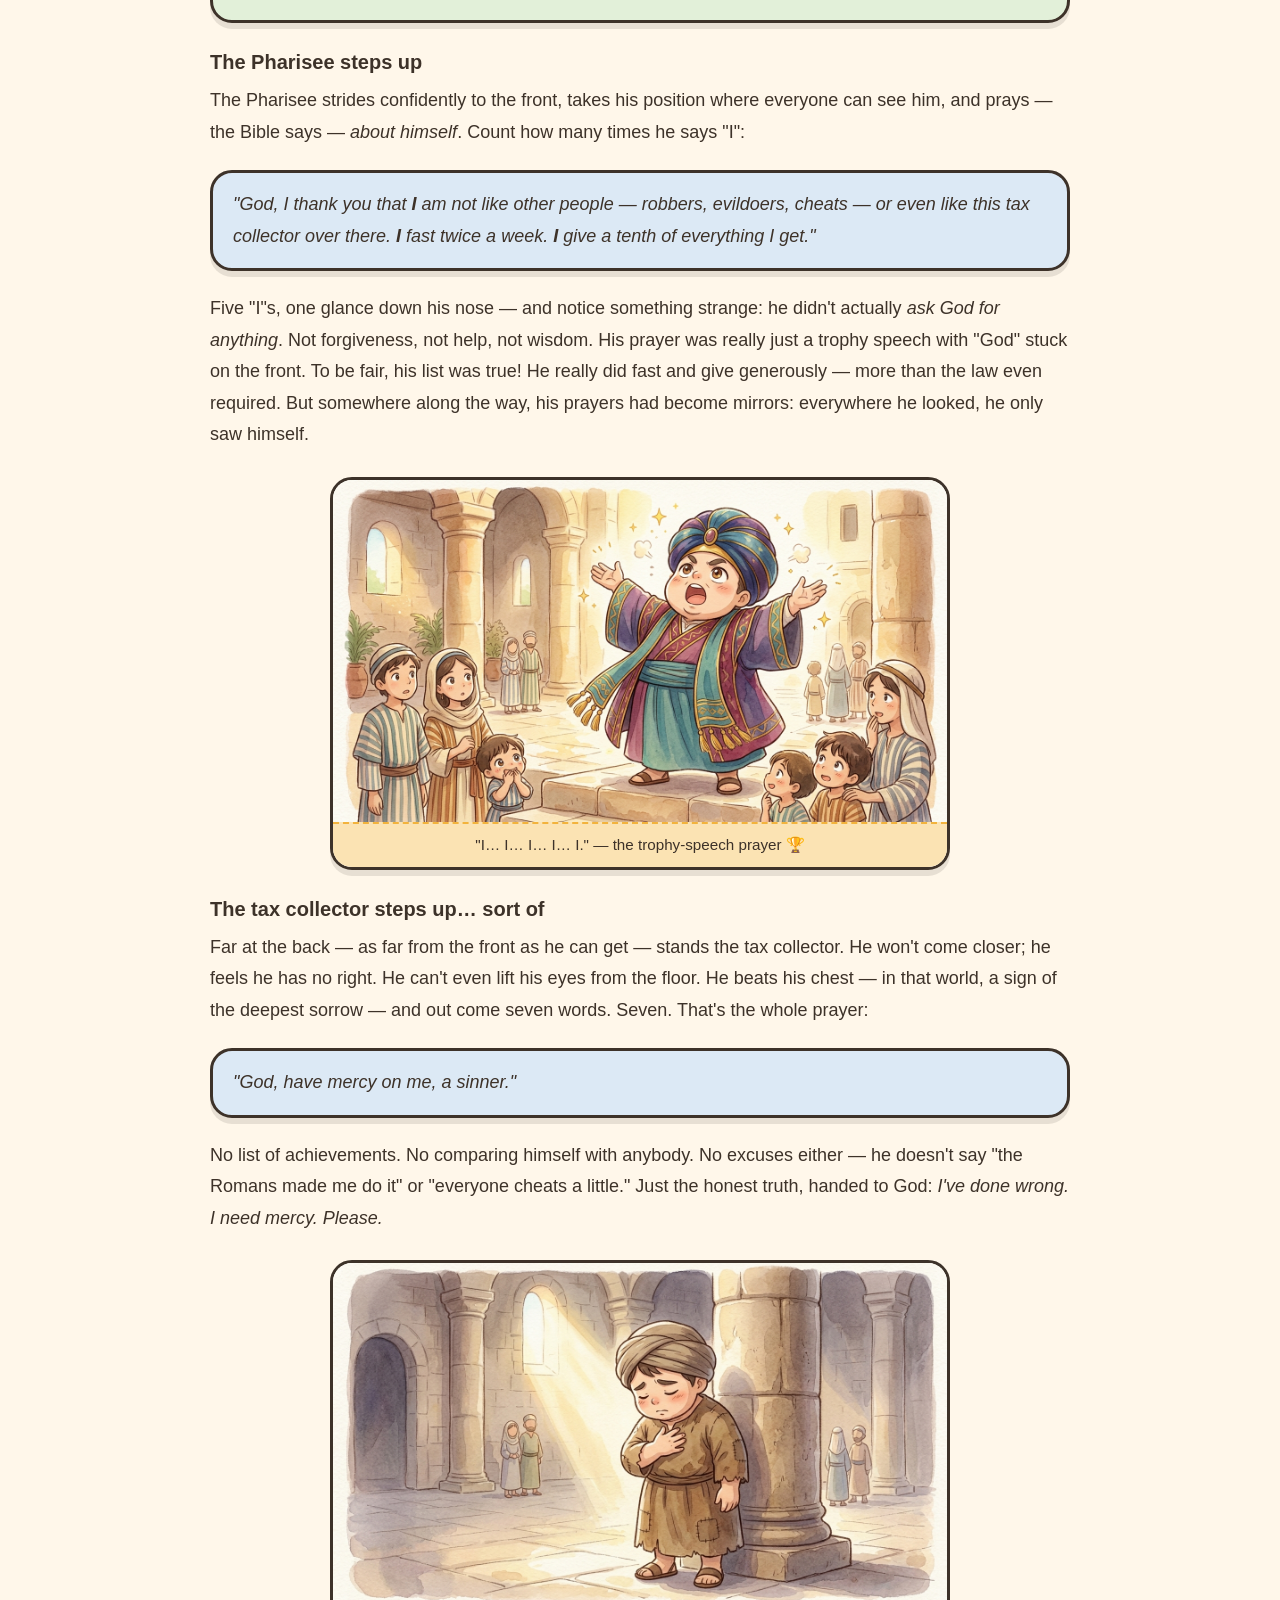
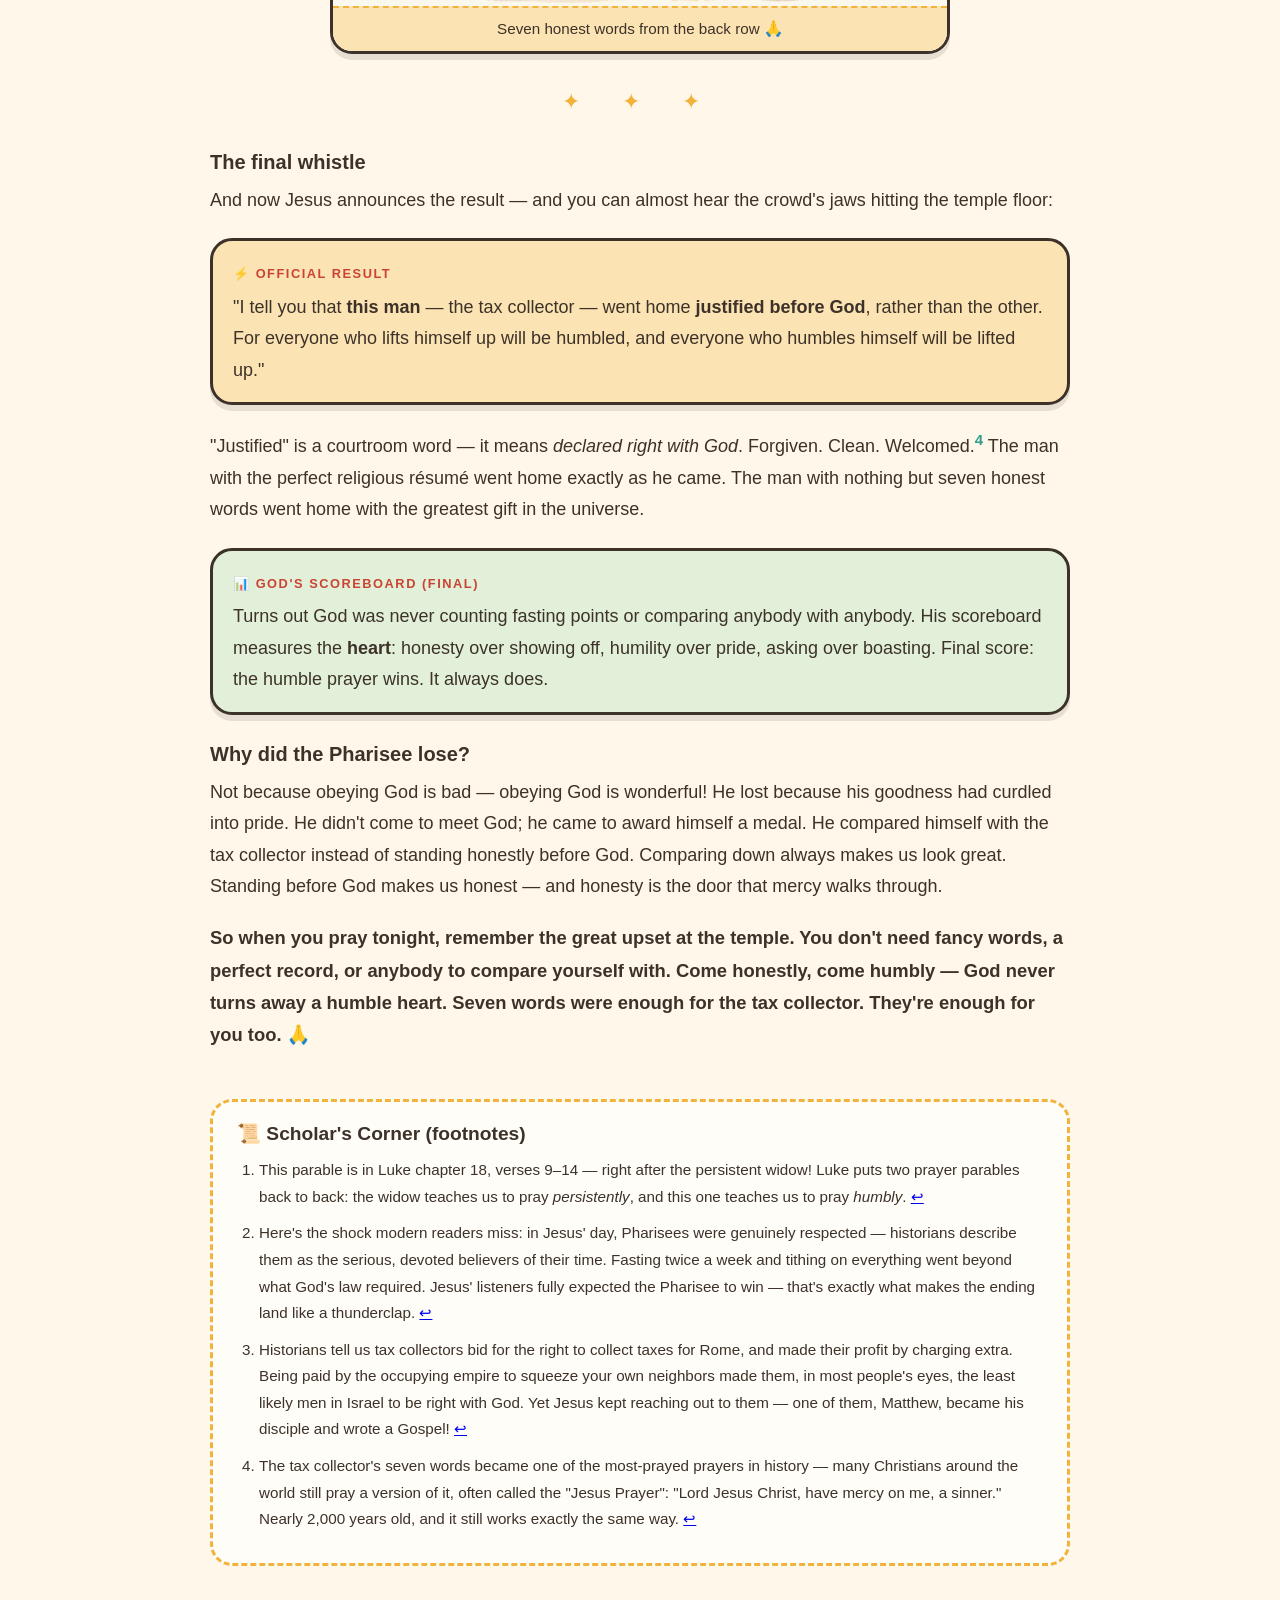
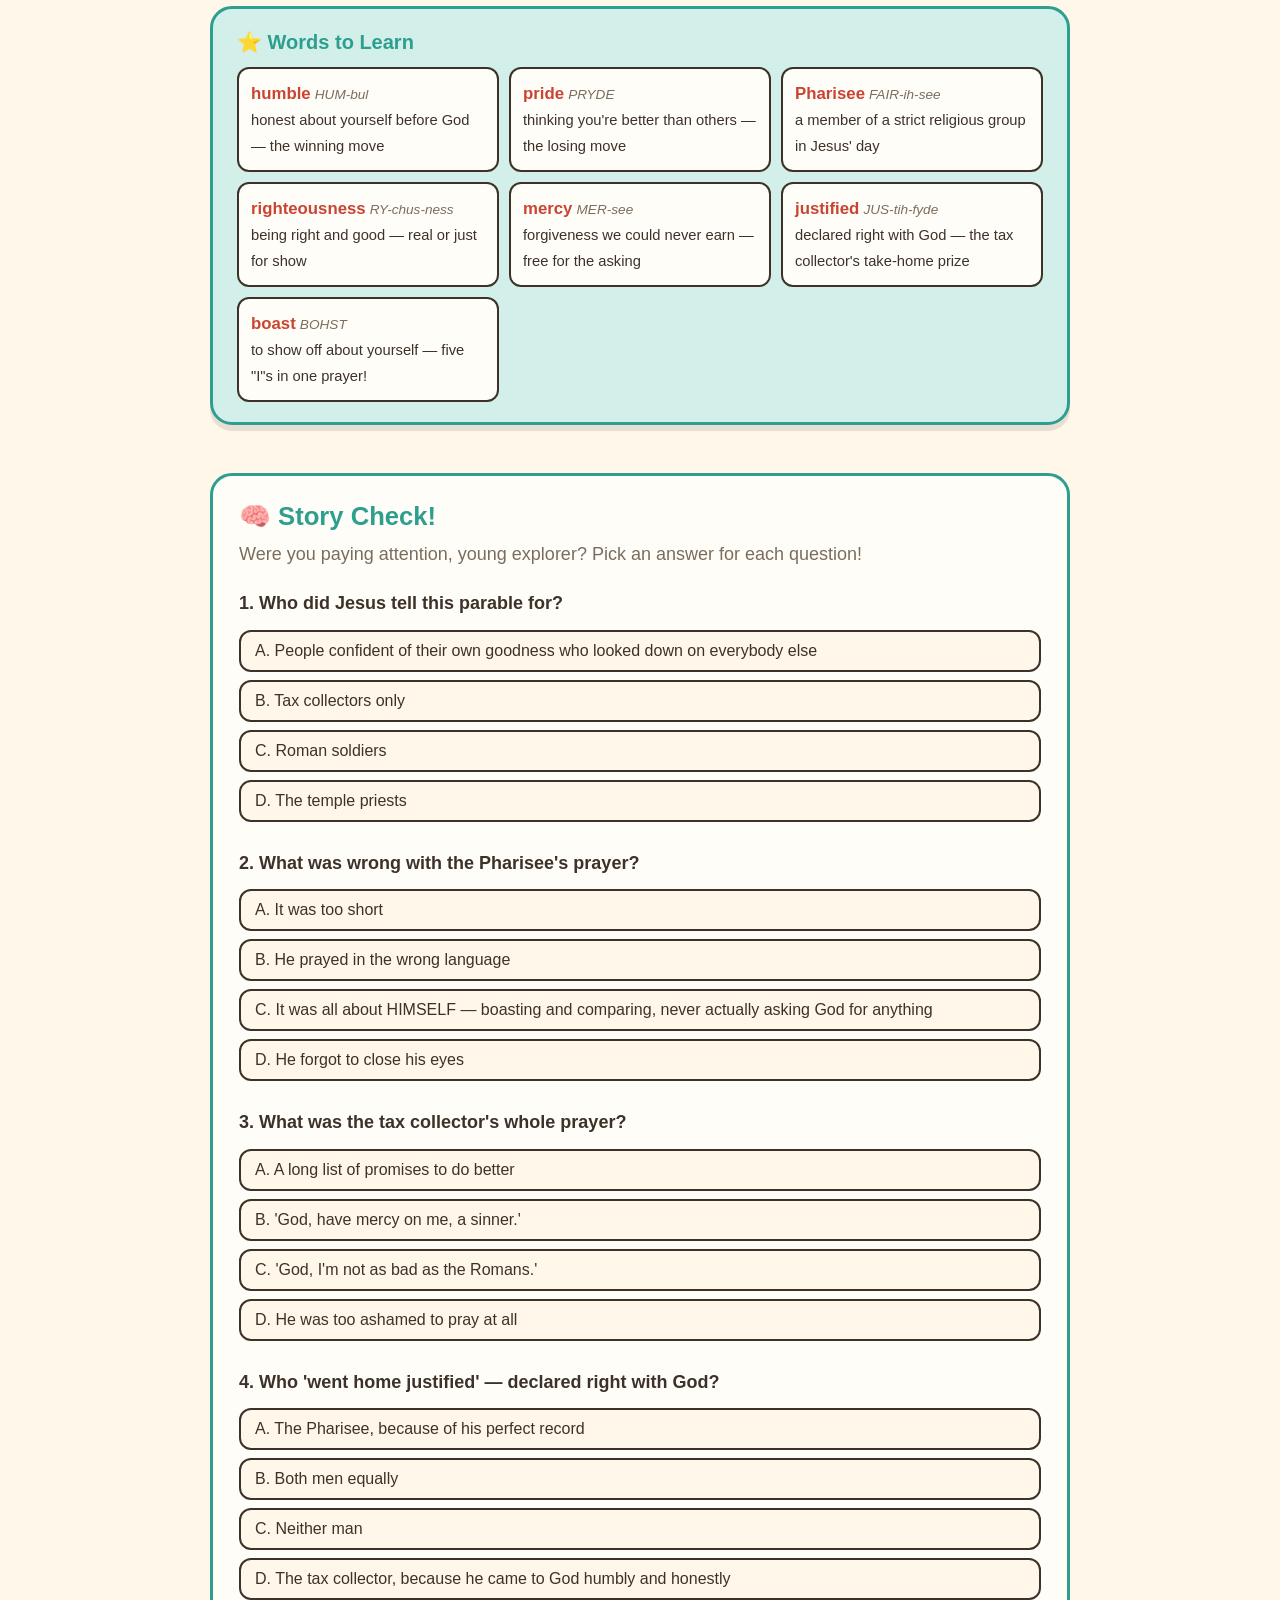
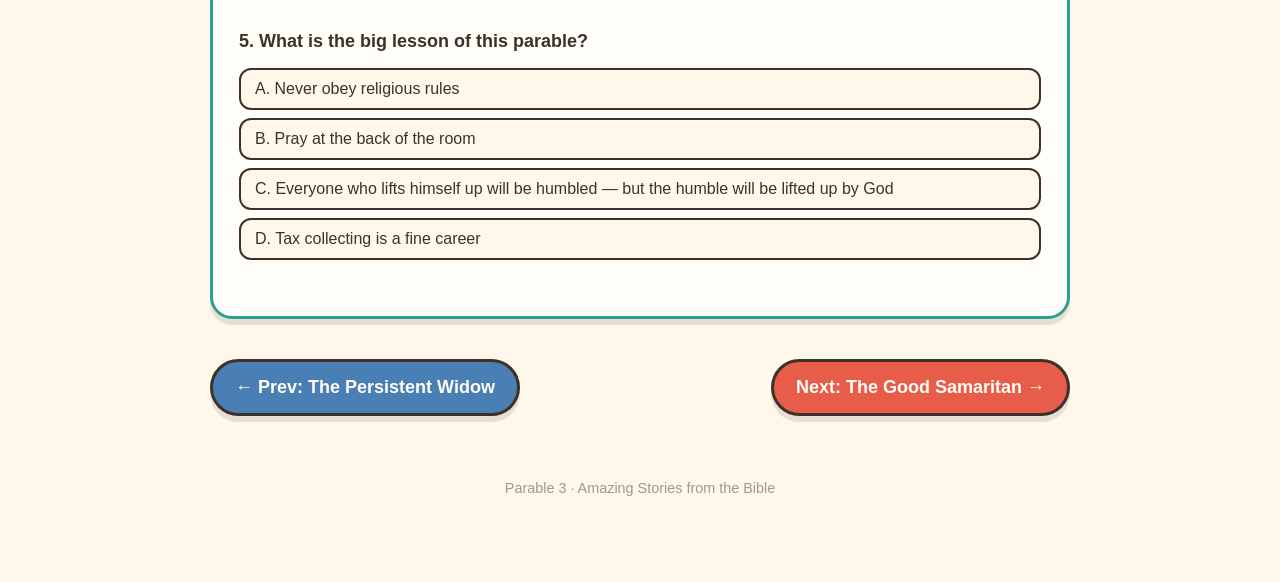
<file: stories/pharisee-tax-collector.html>
<!DOCTYPE html>
<html lang="en">
<head>
<meta charset="UTF-8">
<meta name="viewport" content="width=device-width, initial-scale=1.0">
<title>Two Men, Two Prayers</title>
<link rel="stylesheet" href="../css/style.css">
</head>
<body>
<div class="wrap">

  <nav class="topnav">
    <a class="home" href="../index.html">🏠 Home</a>
    <span class="crumbs">Parable 3 of 6 · Told like a sports commentary 📊</span>
  </nav>

  <div class="hero">
    <h1>Two Men, Two Prayers</h1>
    <div class="badges">
      <span class="badge">⭐ Be humble before God</span>
      <span class="badge time">⏱️ ~6 min read</span>
      <span class="badge style">📊 Scoreboard style</span>
    </div>
  </div>

  <figure class="story-hero">
    <img src="../images/anime/hero-twoprayers.png" alt="Two men at the temple: one praying proudly with raised chin at the front, one bowed with hand on chest far at the back" onerror="this.parentElement.style.display='none'">
    <figcaption class="art-credit">AI storybook illustration made for this project</figcaption>
  </figure>

  <h2>🎭 Who's in this story?</h2>
  <div class="whos-who">
    <div class="who"><b>The Pharisee</b><span class="role">The religious champion</span> Fasts, gives, obeys every rule — and knows it. Everyone expects him to win.</div>
    <div class="who"><b>The tax collector</b><span class="role">The town's least favorite man</span> Collects taxes for the Romans. Ashamed to even look up. Everyone expects him to lose.</div>
    <div class="who"><b>The temple</b><span class="role">The arena</span> The great house of prayer in Jerusalem, where today's contest takes place.</div>
    <div class="who"><b>The listeners</b><span class="role">People like us</span> Jesus aimed this story at "some who were confident of their own goodness and looked down on everybody else." Ouch.</div>
  </div>

  <div class="story">
    <p class="lead">Welcome, sports fans, to the Great Prayer Contest! Jesus told this parable for a very particular audience — Luke says it was for people "who were confident of their own righteousness and looked down on everyone else."<sup><a href="#fn1" id="ref1">1</a></sup> Two very different men are climbing the temple steps to pray. Everybody watching thinks they know exactly who will win. Everybody watching is wrong.</p>

    <h3>Meet the contestants</h3>
    <p>In lane one: <b>the Pharisee</b>! The crowd goes wild! Pharisees were the religious superstars of the day — people who took God's law seriously and kept it carefully. This one is an over-achiever even by Pharisee standards, as we're about to hear.<sup><a href="#fn2" id="ref2">2</a></sup></p>

    <p>In lane two: <b>the tax collector</b>. The crowd… boos. Loudly. Tax collectors worked for the Roman occupiers, collecting taxes from their own neighbors — and many grabbed extra for themselves. To most people, "tax collector" simply meant traitor and cheat.<sup><a href="#fn3" id="ref3">3</a></sup> What's HE even doing at the temple?</p>

    <div class="scoreboard">
      <span class="tag">📊 Pre-game predictions</span>
      <p style="margin:0;">The crowd's scoreboard: Pharisee <b>100 points</b> (obeys everything, fasts, gives) · Tax collector <b>0 points</b> (works for Rome, probably overcharges). This one's over before it starts, folks!</p>
    </div>

    <h3>The Pharisee steps up</h3>
    <p>The Pharisee strides confidently to the front, takes his position where everyone can see him, and prays — the Bible says — <i>about himself</i>. Count how many times he says "I":</p>

    <div class="speech">
      "God, I thank you that <b>I</b> am not like other people — robbers, evildoers, cheats — or even like this tax collector over there. <b>I</b> fast twice a week. <b>I</b> give a tenth of everything I get."
    </div>

    <p>Five "I"s, one glance down his nose — and notice something strange: he didn't actually <i>ask God for anything</i>. Not forgiveness, not help, not wisdom. His prayer was really just a trophy speech with "God" stuck on the front. To be fair, his list was true! He really did fast and give generously — more than the law even required. But somewhere along the way, his prayers had become mirrors: everywhere he looked, he only saw himself.</p>

    <figure class="story-art">
      <img src="../images/anime/twoprayers-1.png" alt="The Pharisee prays grandly at the front of the temple court, chin high, while others watch" loading="lazy" onerror="this.parentElement.style.display='none'">
      <figcaption>"I… I… I… I… I." — the trophy-speech prayer 🏆</figcaption>
    </figure>

    <h3>The tax collector steps up… sort of</h3>
    <p>Far at the back — as far from the front as he can get — stands the tax collector. He won't come closer; he feels he has no right. He can't even lift his eyes from the floor. He beats his chest — in that world, a sign of the deepest sorrow — and out come seven words. Seven. That's the whole prayer:</p>

    <div class="speech">
      "God, have mercy on me, a sinner."
    </div>

    <p>No list of achievements. No comparing himself with anybody. No excuses either — he doesn't say "the Romans made me do it" or "everyone cheats a little." Just the honest truth, handed to God: <i>I've done wrong. I need mercy. Please.</i></p>

    <figure class="story-art">
      <img src="../images/anime/twoprayers-2.png" alt="The tax collector stands far at the back, head bowed, hand on chest, in a shaft of gentle light" loading="lazy" onerror="this.parentElement.style.display='none'">
      <figcaption>Seven honest words from the back row 🙏</figcaption>
    </figure>

    <div class="scene-break">✦ ✦ ✦</div>

    <h3>The final whistle</h3>
    <p>And now Jesus announces the result — and you can almost hear the crowd's jaws hitting the temple floor:</p>

    <div class="newsflash">
      <span class="tag">⚡ Official result</span>
      <p style="margin:0;">"I tell you that <b>this man</b> — the tax collector — went home <b>justified before God</b>, rather than the other. For everyone who lifts himself up will be humbled, and everyone who humbles himself will be lifted up."</p>
    </div>

    <p>"Justified" is a courtroom word — it means <i>declared right with God</i>. Forgiven. Clean. Welcomed.<sup><a href="#fn4" id="ref4">4</a></sup> The man with the perfect religious résumé went home exactly as he came. The man with nothing but seven honest words went home with the greatest gift in the universe.</p>

    <div class="scoreboard">
      <span class="tag">📊 God's scoreboard (final)</span>
      <p style="margin:0;">Turns out God was never counting fasting points or comparing anybody with anybody. His scoreboard measures the <b>heart</b>: honesty over showing off, humility over pride, asking over boasting. Final score: the humble prayer wins. It always does.</p>
    </div>

    <h3>Why did the Pharisee lose?</h3>
    <p>Not because obeying God is bad — obeying God is wonderful! He lost because his goodness had curdled into pride. He didn't come to meet God; he came to award himself a medal. He compared himself with the tax collector instead of standing honestly before God. Comparing down always makes us look great. Standing before God makes us honest — and honesty is the door that mercy walks through.</p>

    <p class="lead">So when you pray tonight, remember the great upset at the temple. You don't need fancy words, a perfect record, or anybody to compare yourself with. Come honestly, come humbly — God never turns away a humble heart. Seven words were enough for the tax collector. They're enough for you too. 🙏</p>
  </div>

  <div class="footnotes">
    <h2>📜 Scholar's Corner (footnotes)</h2>
    <ol>
      <li id="fn1">This parable is in Luke chapter 18, verses 9–14 — right after the persistent widow! Luke puts two prayer parables back to back: the widow teaches us to pray <i>persistently</i>, and this one teaches us to pray <i>humbly</i>. <a href="#ref1">↩</a></li>
      <li id="fn2">Here's the shock modern readers miss: in Jesus' day, Pharisees were genuinely respected — historians describe them as the serious, devoted believers of their time. Fasting twice a week and tithing on everything went beyond what God's law required. Jesus' listeners fully expected the Pharisee to win — that's exactly what makes the ending land like a thunderclap. <a href="#ref2">↩</a></li>
      <li id="fn3">Historians tell us tax collectors bid for the right to collect taxes for Rome, and made their profit by charging extra. Being paid by the occupying empire to squeeze your own neighbors made them, in most people's eyes, the least likely men in Israel to be right with God. Yet Jesus kept reaching out to them — one of them, Matthew, became his disciple and wrote a Gospel! <a href="#ref3">↩</a></li>
      <li id="fn4">The tax collector's seven words became one of the most-prayed prayers in history — many Christians around the world still pray a version of it, often called the "Jesus Prayer": "Lord Jesus Christ, have mercy on me, a sinner." Nearly 2,000 years old, and it still works exactly the same way. <a href="#ref4">↩</a></li>
    </ol>
  </div>

  <div class="vocab">
    <h2>⭐ Words to Learn</h2>
    <div class="vocab-grid">
      <div class="vword"><b>humble</b> <span class="py">HUM-bul</span><br>honest about yourself before God — the winning move</div>
      <div class="vword"><b>pride</b> <span class="py">PRYDE</span><br>thinking you're better than others — the losing move</div>
      <div class="vword"><b>Pharisee</b> <span class="py">FAIR-ih-see</span><br>a member of a strict religious group in Jesus' day</div>
      <div class="vword"><b>righteousness</b> <span class="py">RY-chus-ness</span><br>being right and good — real or just for show</div>
      <div class="vword"><b>mercy</b> <span class="py">MER-see</span><br>forgiveness we could never earn — free for the asking</div>
      <div class="vword"><b>justified</b> <span class="py">JUS-tih-fyde</span><br>declared right with God — the tax collector's take-home prize</div>
      <div class="vword"><b>boast</b> <span class="py">BOHST</span><br>to show off about yourself — five "I"s in one prayer!</div>
    </div>
  </div>

  <div id="quiz"></div>

  <nav class="story-nav">
    <a class="prev" href="persistent-widow.html">← Prev: The Persistent Widow</a>
    <a href="good-samaritan.html">Next: The Good Samaritan →</a>
  </nav>

  <footer>Parable 3 · Amazing Stories from the Bible</footer>
</div>

<script>
var QUIZ = [
  {
    q: "Who did Jesus tell this parable for?",
    opts: [
      "People confident of their own goodness who looked down on everybody else",
      "Tax collectors only",
      "Roman soldiers",
      "The temple priests"
    ],
    answer: 0,
    yay: "Yes — Luke 18:9 says exactly that. It's a story aimed at proud hearts… which sneaks up on all of us sometimes!",
    nope: "Luke tells us the audience: people 'confident of their own righteousness' who 'looked down on everyone else.'"
  },
  {
    q: "What was wrong with the Pharisee's prayer?",
    opts: [
      "It was too short",
      "He prayed in the wrong language",
      "It was all about HIMSELF — boasting and comparing, never actually asking God for anything",
      "He forgot to close his eyes"
    ],
    answer: 2,
    yay: "Right — five 'I's, a look down his nose, and not a single request. A trophy speech, not a prayer.",
    nope: "Count the 'I's! His prayer was a boast about himself and a put-down of others — he never asked God for anything at all."
  },
  {
    q: "What was the tax collector's whole prayer?",
    opts: [
      "A long list of promises to do better",
      "'God, have mercy on me, a sinner.'",
      "'God, I'm not as bad as the Romans.'",
      "He was too ashamed to pray at all"
    ],
    answer: 1,
    yay: "Yes — seven honest words, prayed from the back row with a bowed head. The winning prayer!",
    nope: "Just seven words: 'God, have mercy on me, a sinner.' No excuses, no comparing — just honest asking."
  },
  {
    q: "Who 'went home justified' — declared right with God?",
    opts: [
      "The Pharisee, because of his perfect record",
      "Both men equally",
      "Neither man",
      "The tax collector, because he came to God humbly and honestly"
    ],
    answer: 3,
    yay: "The great upset! God's mercy went to the humble, honest heart — while the proud man went home empty.",
    nope: "Surprise ending! Jesus said the TAX COLLECTOR went home right with God — mercy answers the humble, not the boastful."
  },
  {
    q: "What is the big lesson of this parable?",
    opts: [
      "Never obey religious rules",
      "Pray at the back of the room",
      "Everyone who lifts himself up will be humbled — but the humble will be lifted up by God",
      "Tax collecting is a fine career"
    ],
    answer: 2,
    yay: "Perfect — that's Jesus' exact closing line. God never turns away a humble, honest heart. Not ever.",
    nope: "It's in Jesus' final line: the self-lifters get humbled, and the humble get lifted up. Come to God honestly — that's what He treasures."
  }
];
</script>
<script src="../js/quiz.js"></script>
</body>
</html>
</file>
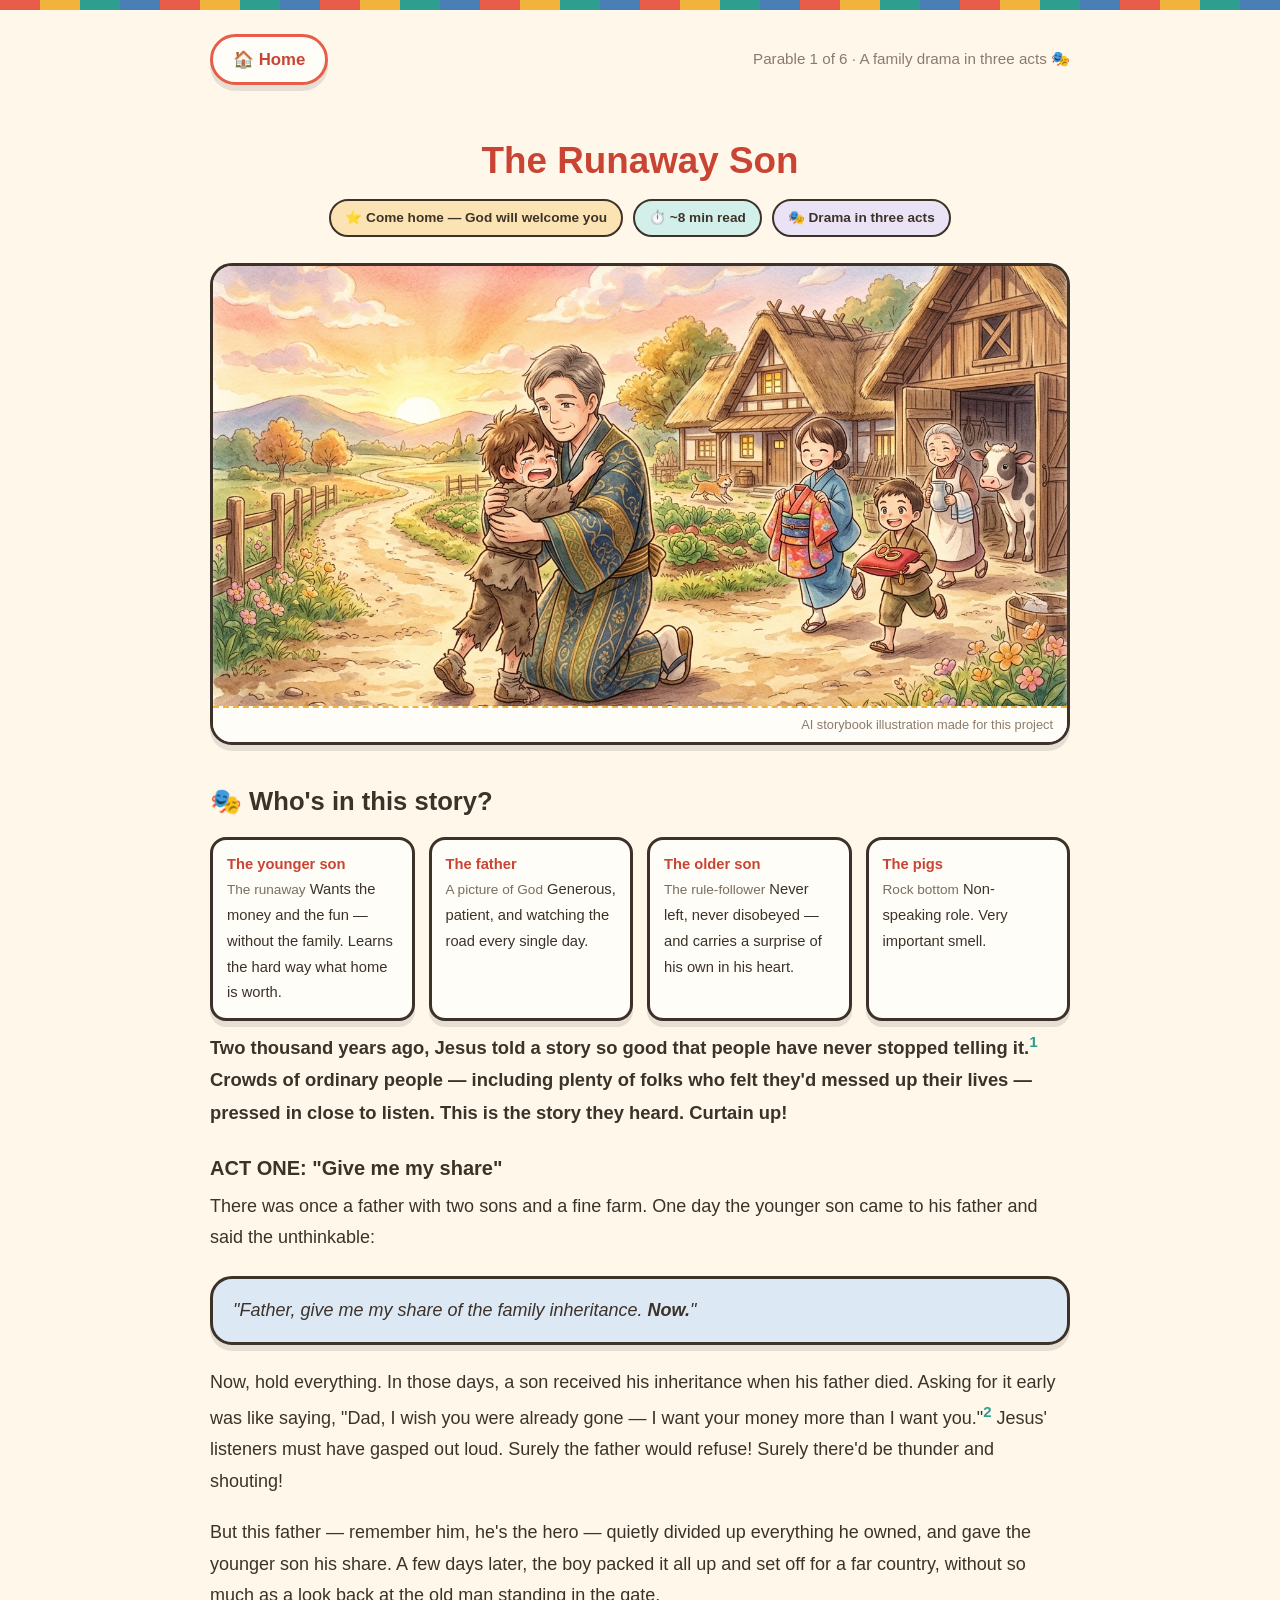
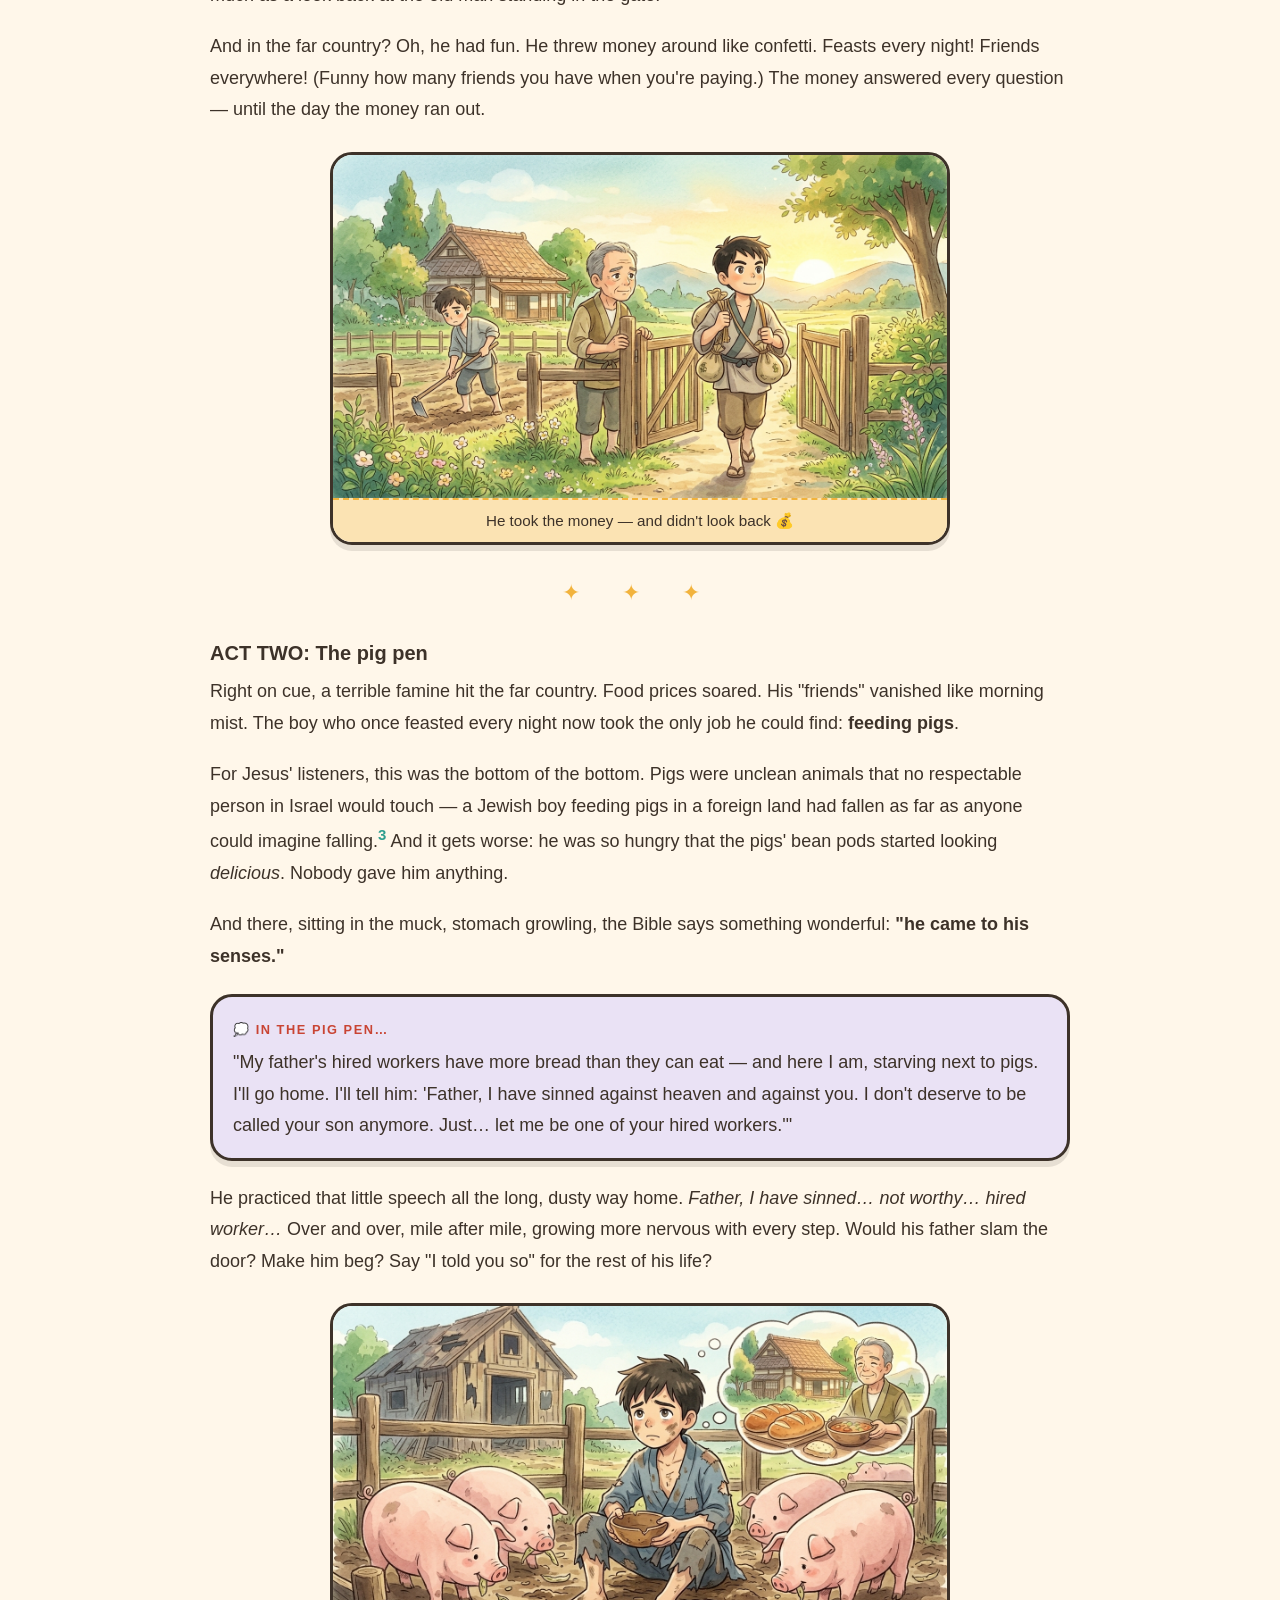
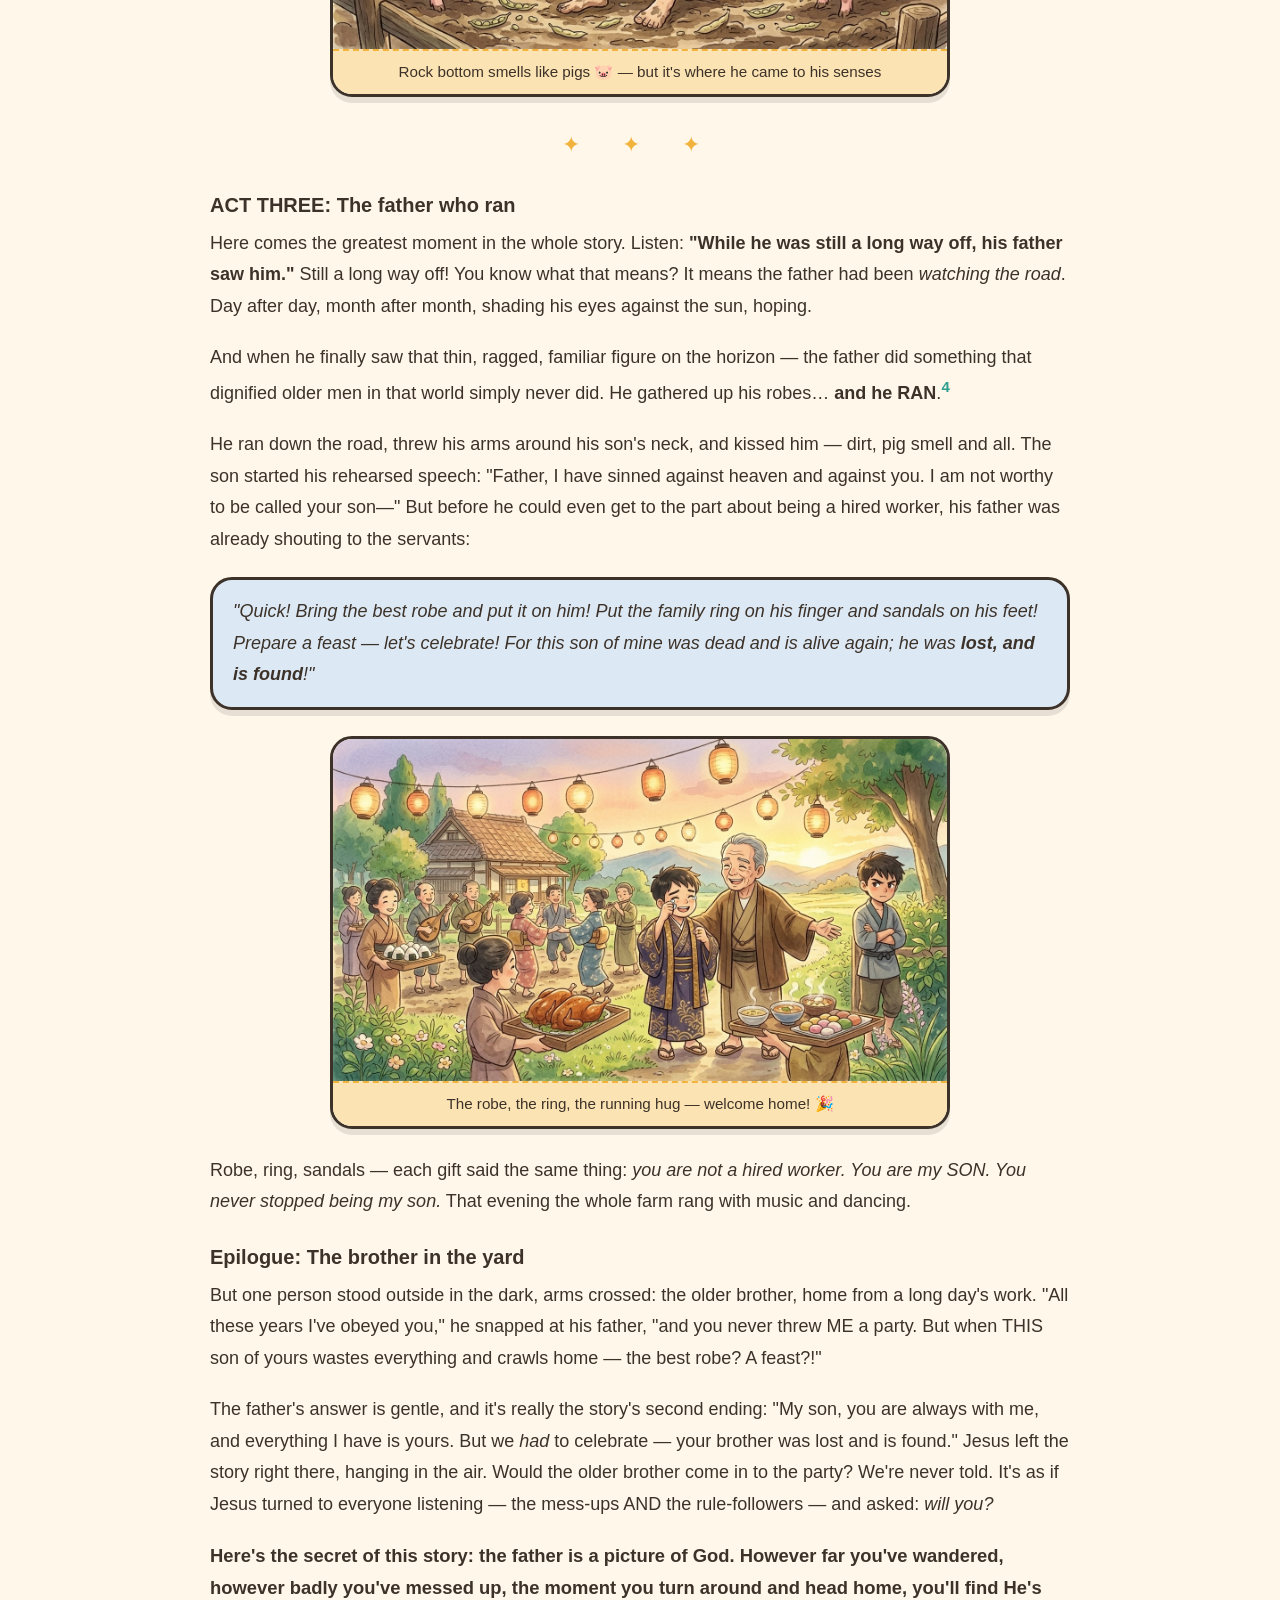
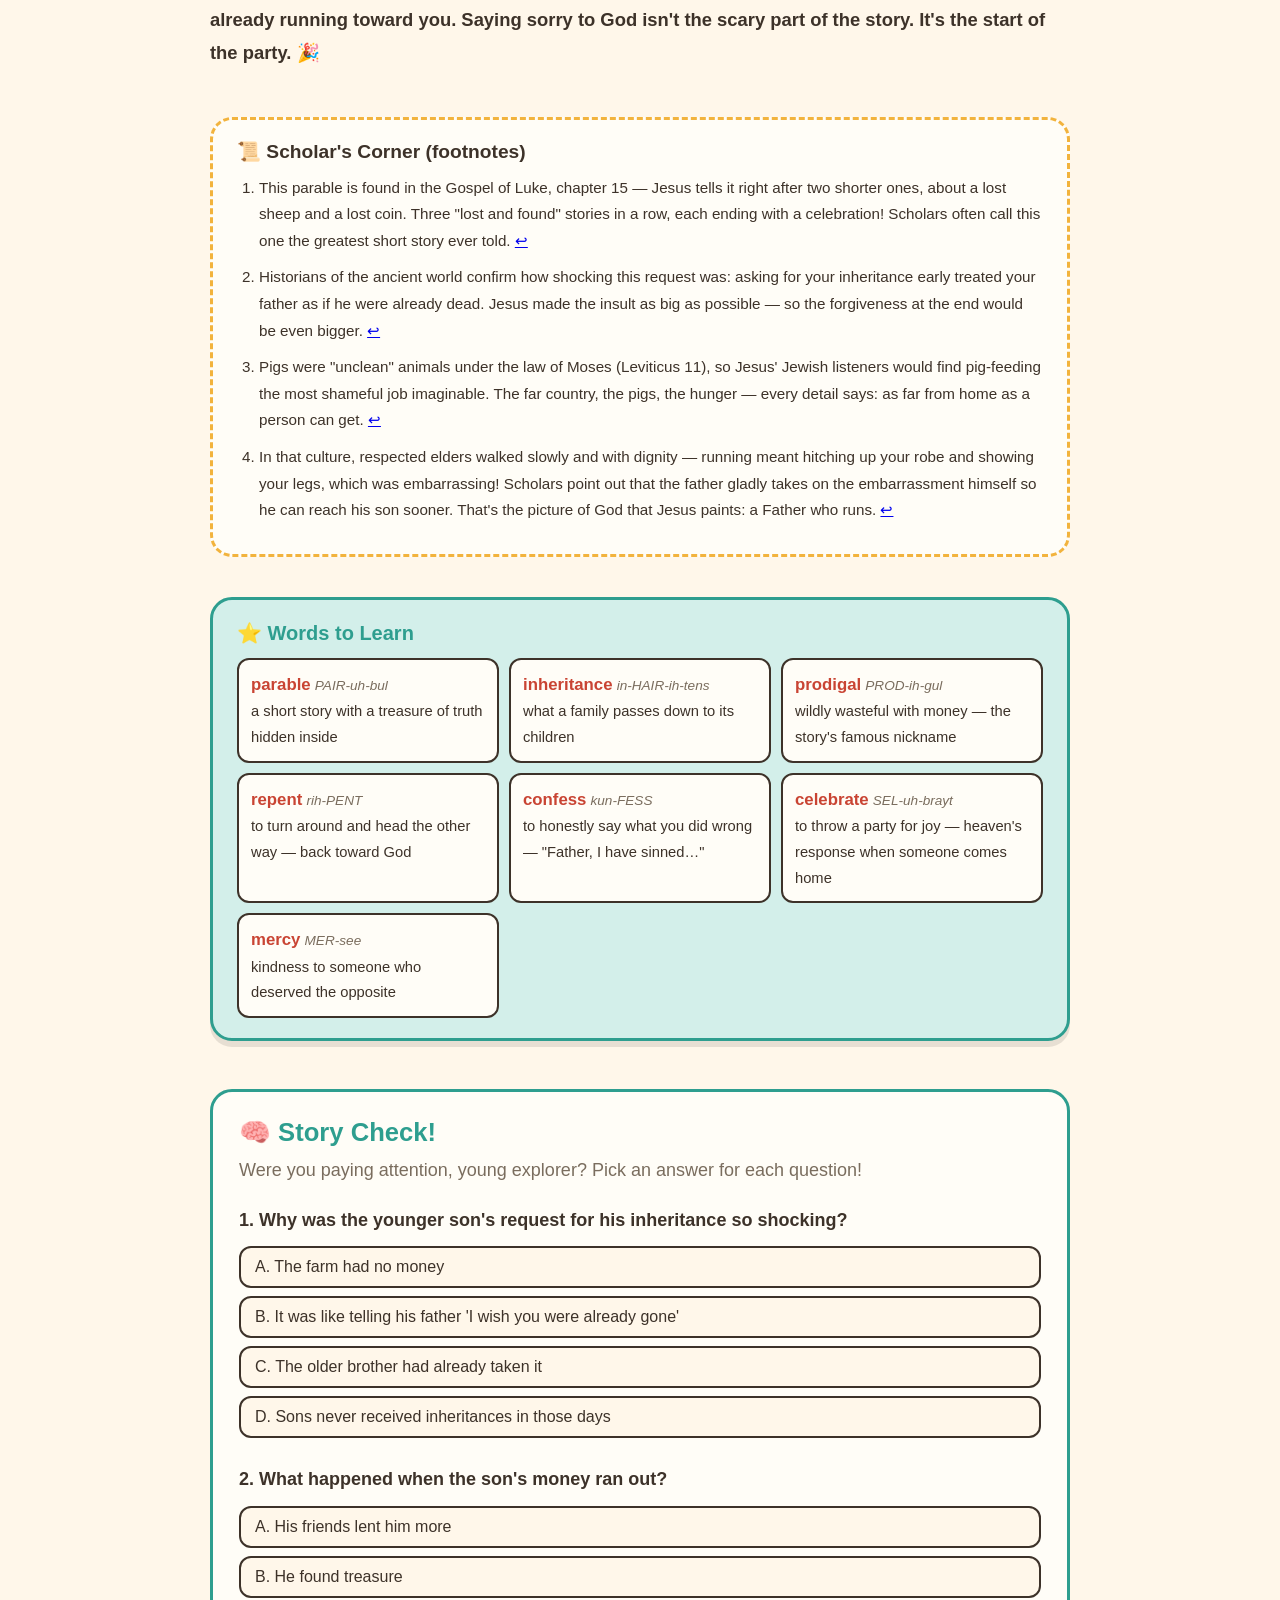
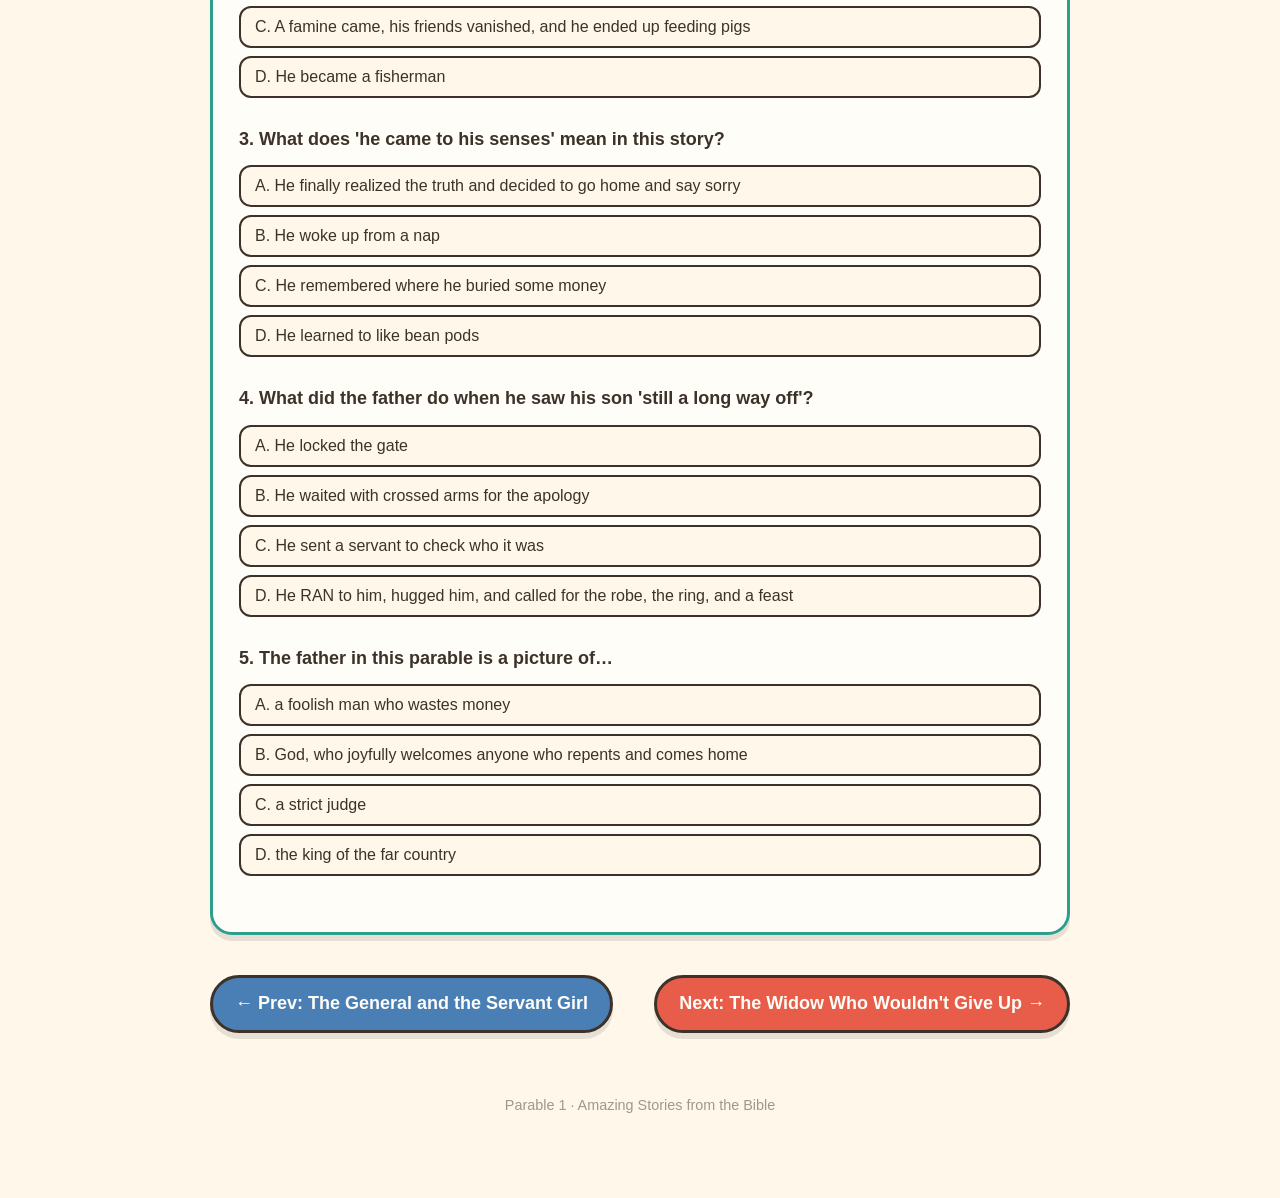
<file: stories/prodigal-son.html>
<!DOCTYPE html>
<html lang="en">
<head>
<meta charset="UTF-8">
<meta name="viewport" content="width=device-width, initial-scale=1.0">
<title>The Runaway Son</title>
<link rel="stylesheet" href="../css/style.css">
</head>
<body>
<div class="wrap">

  <nav class="topnav">
    <a class="home" href="../index.html">🏠 Home</a>
    <span class="crumbs">Parable 1 of 6 · A family drama in three acts 🎭</span>
  </nav>

  <div class="hero">
    <h1>The Runaway Son</h1>
    <div class="badges">
      <span class="badge">⭐ Come home — God will welcome you</span>
      <span class="badge time">⏱️ ~8 min read</span>
      <span class="badge style">🎭 Drama in three acts</span>
    </div>
  </div>

  <figure class="story-hero">
    <img src="../images/anime/hero-prodigal.png" alt="A father runs down a dusty road with open arms toward his ragged returning son at sunset" onerror="this.parentElement.style.display='none'">
    <figcaption class="art-credit">AI storybook illustration made for this project</figcaption>
  </figure>

  <h2>🎭 Who's in this story?</h2>
  <div class="whos-who">
    <div class="who"><b>The younger son</b><span class="role">The runaway</span> Wants the money and the fun — without the family. Learns the hard way what home is worth.</div>
    <div class="who"><b>The father</b><span class="role">A picture of God</span> Generous, patient, and watching the road every single day.</div>
    <div class="who"><b>The older son</b><span class="role">The rule-follower</span> Never left, never disobeyed — and carries a surprise of his own in his heart.</div>
    <div class="who"><b>The pigs</b><span class="role">Rock bottom</span> Non-speaking role. Very important smell.</div>
  </div>

  <div class="story">
    <p class="lead">Two thousand years ago, Jesus told a story so good that people have never stopped telling it.<sup><a href="#fn1" id="ref1">1</a></sup> Crowds of ordinary people — including plenty of folks who felt they'd messed up their lives — pressed in close to listen. This is the story they heard. Curtain up!</p>

    <h3>ACT ONE: "Give me my share"</h3>
    <p>There was once a father with two sons and a fine farm. One day the younger son came to his father and said the unthinkable:</p>

    <div class="speech">
      "Father, give me my share of the family inheritance. <b>Now.</b>"
    </div>

    <p>Now, hold everything. In those days, a son received his inheritance when his father died. Asking for it early was like saying, "Dad, I wish you were already gone — I want your money more than I want you."<sup><a href="#fn2" id="ref2">2</a></sup> Jesus' listeners must have gasped out loud. Surely the father would refuse! Surely there'd be thunder and shouting!</p>

    <p>But this father — remember him, he's the hero — quietly divided up everything he owned, and gave the younger son his share. A few days later, the boy packed it all up and set off for a far country, without so much as a look back at the old man standing in the gate.</p>

    <p>And in the far country? Oh, he had fun. He threw money around like confetti. Feasts every night! Friends everywhere! (Funny how many friends you have when you're paying.) The money answered every question — until the day the money ran out.</p>

    <figure class="story-art">
      <img src="../images/anime/prodigal-1.png" alt="The younger son leaves the farm gate with bags of money while his father watches sadly" loading="lazy" onerror="this.parentElement.style.display='none'">
      <figcaption>He took the money — and didn't look back 💰</figcaption>
    </figure>

    <div class="scene-break">✦ ✦ ✦</div>

    <h3>ACT TWO: The pig pen</h3>
    <p>Right on cue, a terrible famine hit the far country. Food prices soared. His "friends" vanished like morning mist. The boy who once feasted every night now took the only job he could find: <b>feeding pigs</b>.</p>

    <p>For Jesus' listeners, this was the bottom of the bottom. Pigs were unclean animals that no respectable person in Israel would touch — a Jewish boy feeding pigs in a foreign land had fallen as far as anyone could imagine falling.<sup><a href="#fn3" id="ref3">3</a></sup> And it gets worse: he was so hungry that the pigs' bean pods started looking <i>delicious</i>. Nobody gave him anything.</p>

    <p>And there, sitting in the muck, stomach growling, the Bible says something wonderful: <b>"he came to his senses."</b></p>

    <div class="thoughts">
      <span class="tag">💭 In the pig pen…</span>
      <p style="margin:0;">"My father's hired workers have more bread than they can eat — and here I am, starving next to pigs. I'll go home. I'll tell him: 'Father, I have sinned against heaven and against you. I don't deserve to be called your son anymore. Just… let me be one of your hired workers.'"</p>
    </div>

    <p>He practiced that little speech all the long, dusty way home. <i>Father, I have sinned… not worthy… hired worker…</i> Over and over, mile after mile, growing more nervous with every step. Would his father slam the door? Make him beg? Say "I told you so" for the rest of his life?</p>

    <figure class="story-art">
      <img src="../images/anime/prodigal-2.png" alt="The ragged son sits among pigs, hungry and sad, practicing his apology" loading="lazy" onerror="this.parentElement.style.display='none'">
      <figcaption>Rock bottom smells like pigs 🐷 — but it's where he came to his senses</figcaption>
    </figure>

    <div class="scene-break">✦ ✦ ✦</div>

    <h3>ACT THREE: The father who ran</h3>
    <p>Here comes the greatest moment in the whole story. Listen: <b>"While he was still a long way off, his father saw him."</b> Still a long way off! You know what that means? It means the father had been <i>watching the road</i>. Day after day, month after month, shading his eyes against the sun, hoping.</p>

    <p>And when he finally saw that thin, ragged, familiar figure on the horizon — the father did something that dignified older men in that world simply never did. He gathered up his robes… <b>and he RAN</b>.<sup><a href="#fn4" id="ref4">4</a></sup></p>

    <p>He ran down the road, threw his arms around his son's neck, and kissed him — dirt, pig smell and all. The son started his rehearsed speech: "Father, I have sinned against heaven and against you. I am not worthy to be called your son—" But before he could even get to the part about being a hired worker, his father was already shouting to the servants:</p>

    <div class="speech">
      "Quick! Bring the best robe and put it on him! Put the family ring on his finger and sandals on his feet! Prepare a feast — let's celebrate! For this son of mine was dead and is alive again; he was <b>lost, and is found</b>!"
    </div>

    <figure class="story-art">
      <img src="../images/anime/prodigal-3.png" alt="The father embraces his son on the road while servants hurry out with a robe and ring" loading="lazy" onerror="this.parentElement.style.display='none'">
      <figcaption>The robe, the ring, the running hug — welcome home! 🎉</figcaption>
    </figure>

    <p>Robe, ring, sandals — each gift said the same thing: <i>you are not a hired worker. You are my SON. You never stopped being my son.</i> That evening the whole farm rang with music and dancing.</p>

    <h3>Epilogue: The brother in the yard</h3>
    <p>But one person stood outside in the dark, arms crossed: the older brother, home from a long day's work. "All these years I've obeyed you," he snapped at his father, "and you never threw ME a party. But when THIS son of yours wastes everything and crawls home — the best robe? A feast?!"</p>

    <p>The father's answer is gentle, and it's really the story's second ending: "My son, you are always with me, and everything I have is yours. But we <i>had</i> to celebrate — your brother was lost and is found." Jesus left the story right there, hanging in the air. Would the older brother come in to the party? We're never told. It's as if Jesus turned to everyone listening — the mess-ups AND the rule-followers — and asked: <i>will you?</i></p>

    <p class="lead">Here's the secret of this story: the father is a picture of God. However far you've wandered, however badly you've messed up, the moment you turn around and head home, you'll find He's already running toward you. Saying sorry to God isn't the scary part of the story. It's the start of the party. 🎉</p>
  </div>

  <div class="footnotes">
    <h2>📜 Scholar's Corner (footnotes)</h2>
    <ol>
      <li id="fn1">This parable is found in the Gospel of Luke, chapter 15 — Jesus tells it right after two shorter ones, about a lost sheep and a lost coin. Three "lost and found" stories in a row, each ending with a celebration! Scholars often call this one the greatest short story ever told. <a href="#ref1">↩</a></li>
      <li id="fn2">Historians of the ancient world confirm how shocking this request was: asking for your inheritance early treated your father as if he were already dead. Jesus made the insult as big as possible — so the forgiveness at the end would be even bigger. <a href="#ref2">↩</a></li>
      <li id="fn3">Pigs were "unclean" animals under the law of Moses (Leviticus 11), so Jesus' Jewish listeners would find pig-feeding the most shameful job imaginable. The far country, the pigs, the hunger — every detail says: as far from home as a person can get. <a href="#ref3">↩</a></li>
      <li id="fn4">In that culture, respected elders walked slowly and with dignity — running meant hitching up your robe and showing your legs, which was embarrassing! Scholars point out that the father gladly takes on the embarrassment himself so he can reach his son sooner. That's the picture of God that Jesus paints: a Father who runs. <a href="#ref4">↩</a></li>
    </ol>
  </div>

  <div class="vocab">
    <h2>⭐ Words to Learn</h2>
    <div class="vocab-grid">
      <div class="vword"><b>parable</b> <span class="py">PAIR-uh-bul</span><br>a short story with a treasure of truth hidden inside</div>
      <div class="vword"><b>inheritance</b> <span class="py">in-HAIR-ih-tens</span><br>what a family passes down to its children</div>
      <div class="vword"><b>prodigal</b> <span class="py">PROD-ih-gul</span><br>wildly wasteful with money — the story's famous nickname</div>
      <div class="vword"><b>repent</b> <span class="py">rih-PENT</span><br>to turn around and head the other way — back toward God</div>
      <div class="vword"><b>confess</b> <span class="py">kun-FESS</span><br>to honestly say what you did wrong — "Father, I have sinned…"</div>
      <div class="vword"><b>celebrate</b> <span class="py">SEL-uh-brayt</span><br>to throw a party for joy — heaven's response when someone comes home</div>
      <div class="vword"><b>mercy</b> <span class="py">MER-see</span><br>kindness to someone who deserved the opposite</div>
    </div>
  </div>

  <div id="quiz"></div>

  <nav class="story-nav">
    <a class="prev" href="naaman.html">← Prev: The General and the Servant Girl</a>
    <a href="persistent-widow.html">Next: The Widow Who Wouldn't Give Up →</a>
  </nav>

  <footer>Parable 1 · Amazing Stories from the Bible</footer>
</div>

<script>
var QUIZ = [
  {
    q: "Why was the younger son's request for his inheritance so shocking?",
    opts: [
      "The farm had no money",
      "It was like telling his father 'I wish you were already gone'",
      "The older brother had already taken it",
      "Sons never received inheritances in those days"
    ],
    answer: 1,
    yay: "Right — inheritance came after a father died, so asking early was a terrible insult. And the father STILL gave it.",
    nope: "Remember when inheritances were given — after a father died. Asking early was like wishing your father gone."
  },
  {
    q: "What happened when the son's money ran out?",
    opts: [
      "His friends lent him more",
      "He found treasure",
      "A famine came, his friends vanished, and he ended up feeding pigs",
      "He became a fisherman"
    ],
    answer: 2,
    yay: "Yes — famine, vanished friends, and the most shameful job his listeners could imagine: feeding pigs.",
    nope: "Down, down, down — famine hit, the 'friends' disappeared with the money, and he ended up hungry in a pig pen."
  },
  {
    q: "What does 'he came to his senses' mean in this story?",
    opts: [
      "He finally realized the truth and decided to go home and say sorry",
      "He woke up from a nap",
      "He remembered where he buried some money",
      "He learned to like bean pods"
    ],
    answer: 0,
    yay: "Exactly — in the pig pen he saw the truth: home with his father, even as a worker, beat everything the far country had.",
    nope: "It's the turning point — he honestly faced what he'd done and turned toward home. That's what repenting means!"
  },
  {
    q: "What did the father do when he saw his son 'still a long way off'?",
    opts: [
      "He locked the gate",
      "He waited with crossed arms for the apology",
      "He sent a servant to check who it was",
      "He RAN to him, hugged him, and called for the robe, the ring, and a feast"
    ],
    answer: 3,
    yay: "Yes! He'd been watching the road the whole time — and dignified men NEVER ran. This father didn't care. That's God's heart.",
    nope: "The most famous detail of all: the father RAN — something dignified men never did — and welcomed him as a son, not a servant."
  },
  {
    q: "The father in this parable is a picture of…",
    opts: [
      "a foolish man who wastes money",
      "God, who joyfully welcomes anyone who repents and comes home",
      "a strict judge",
      "the king of the far country"
    ],
    answer: 1,
    yay: "Perfect! When we turn back to God, He doesn't wait with crossed arms — He runs to meet us. That's the whole treasure of the parable.",
    nope: "Jesus painted the father as a picture of God — watching, hoping, and RUNNING to welcome home everyone who returns to Him."
  }
];
</script>
<script src="../js/quiz.js"></script>
</body>
</html>
</file>
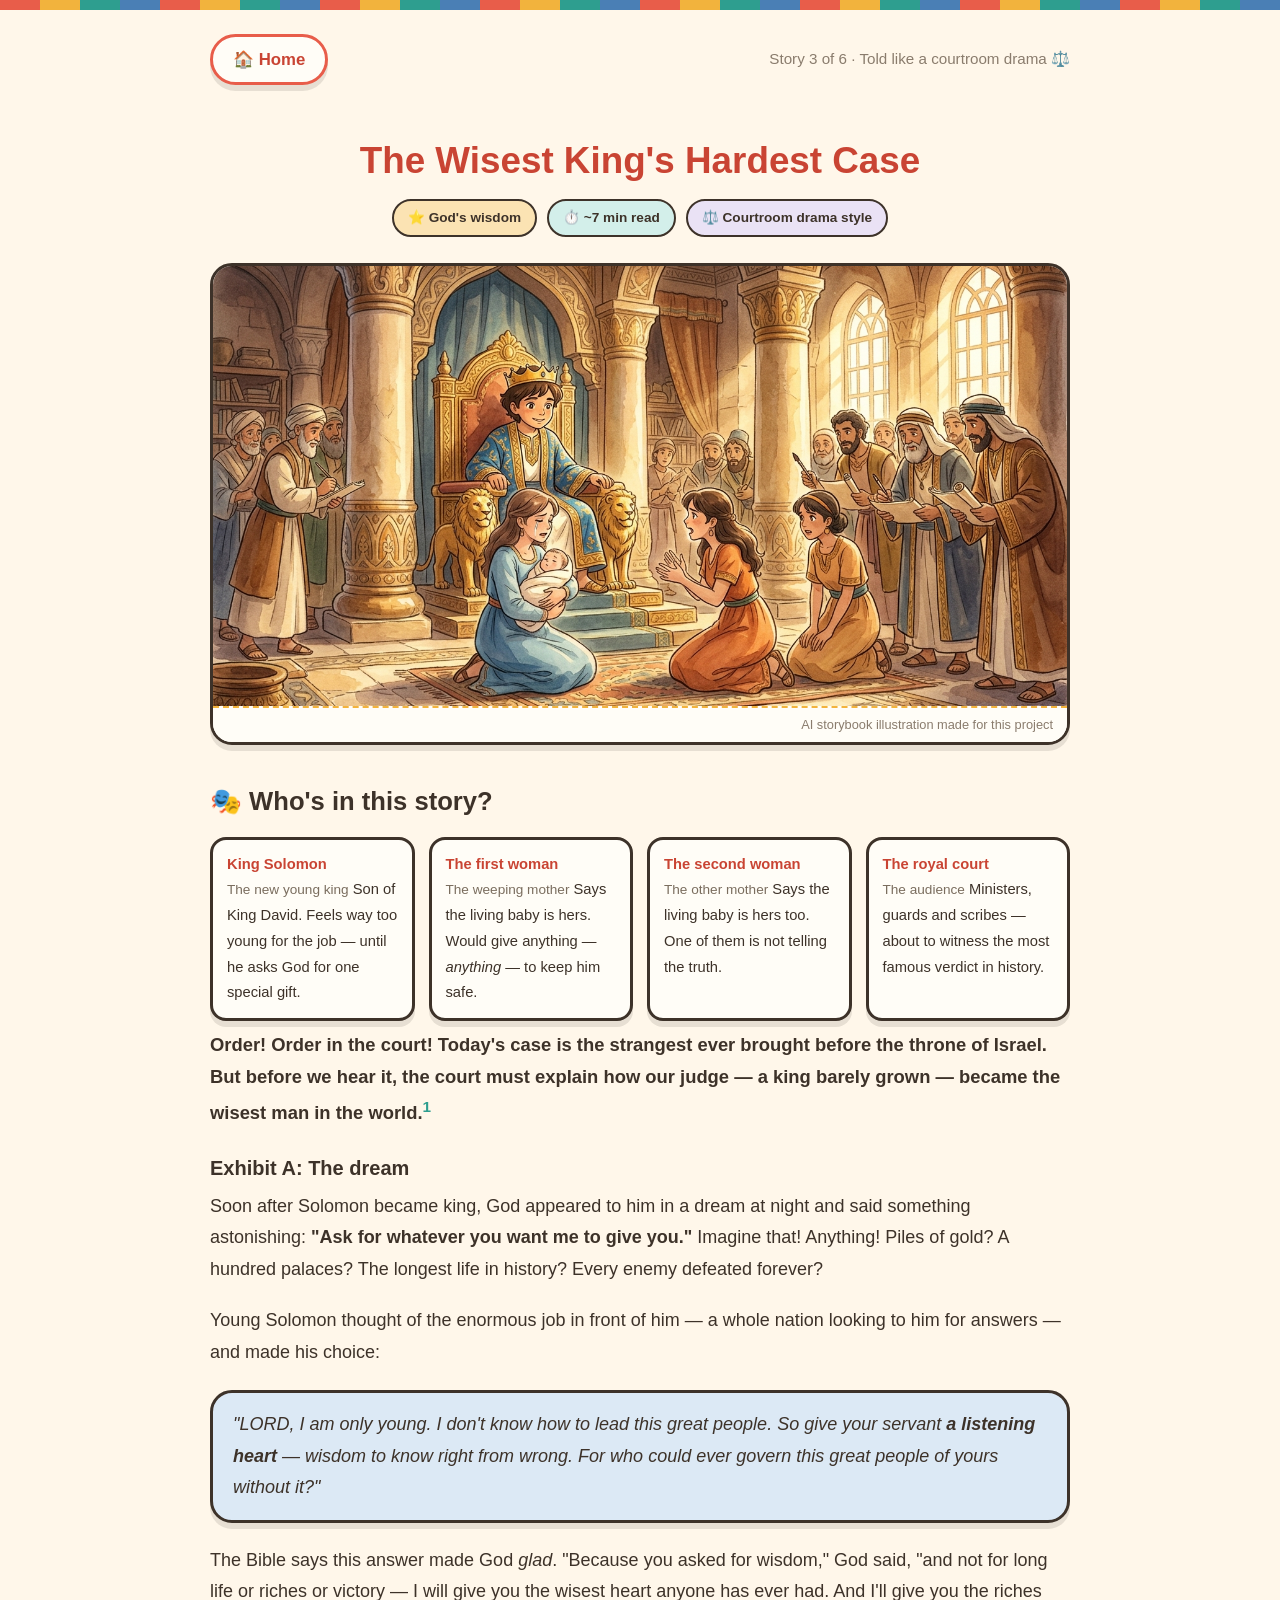
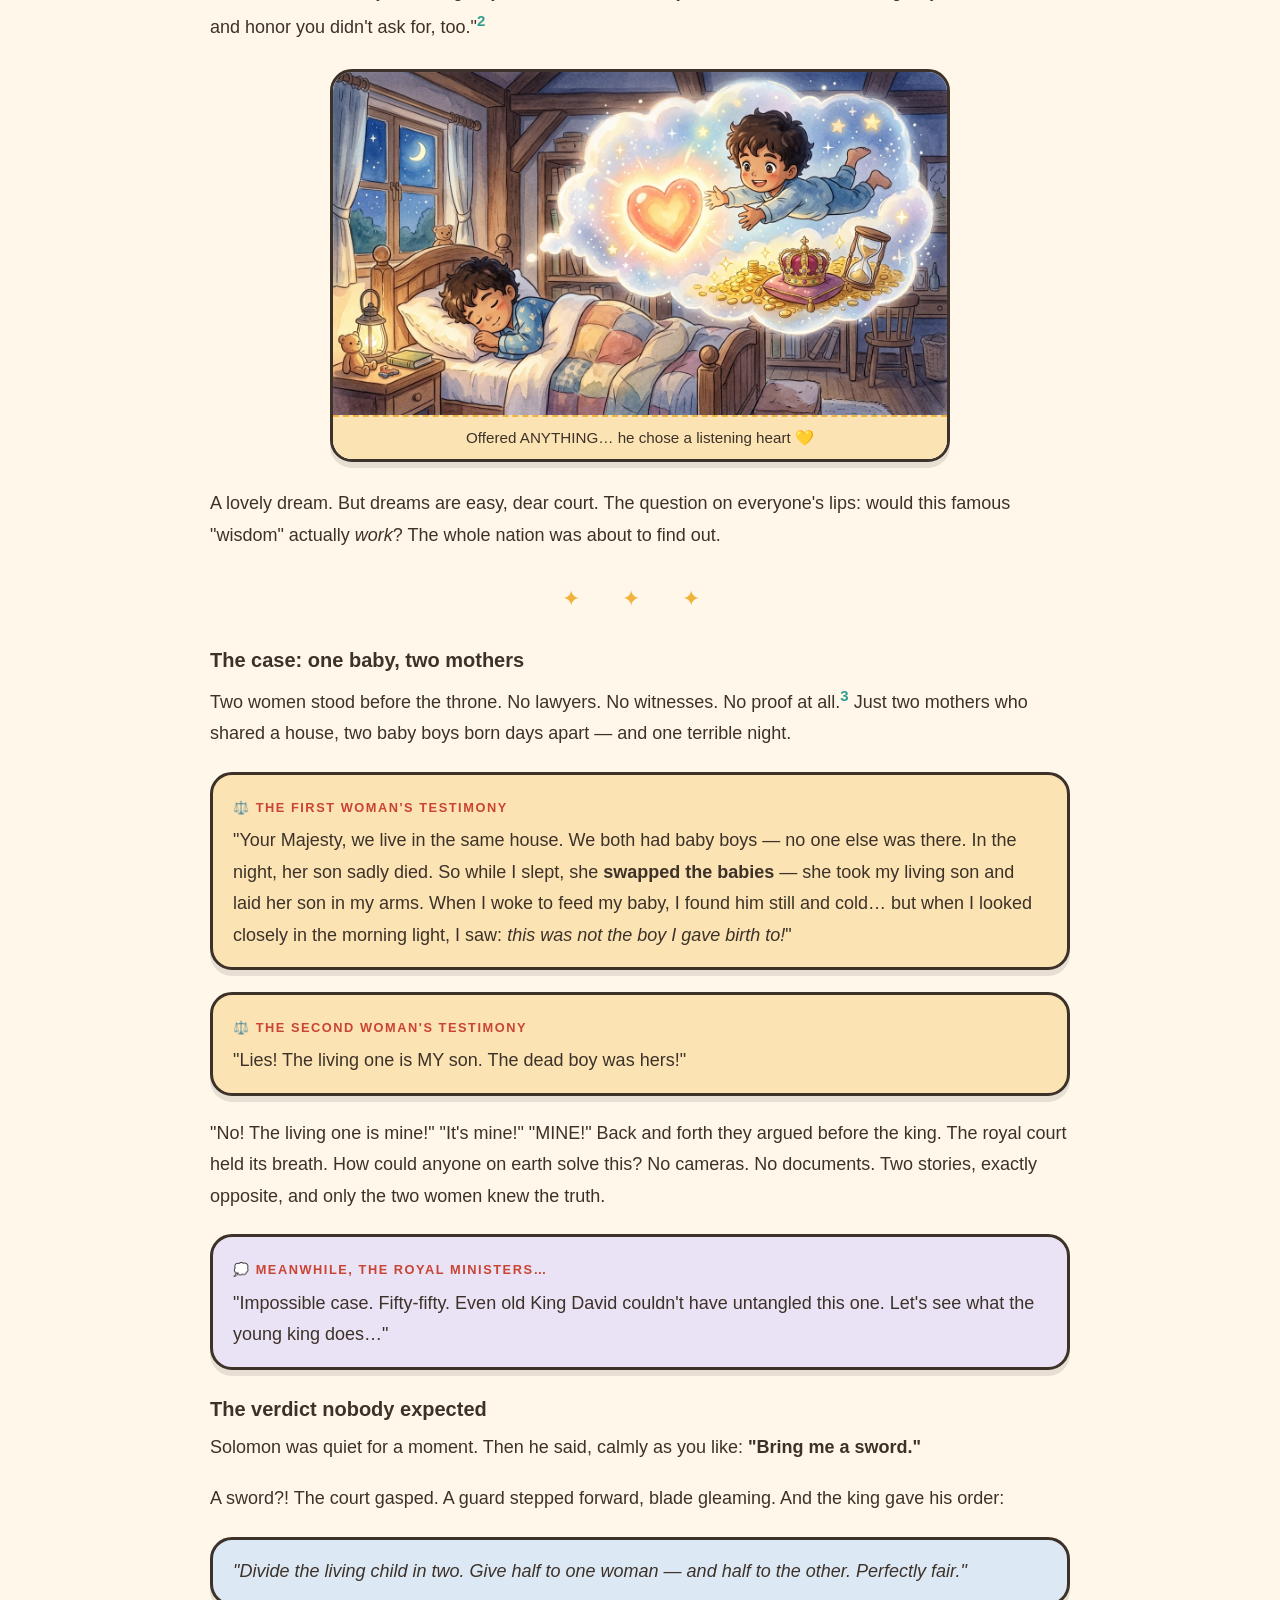
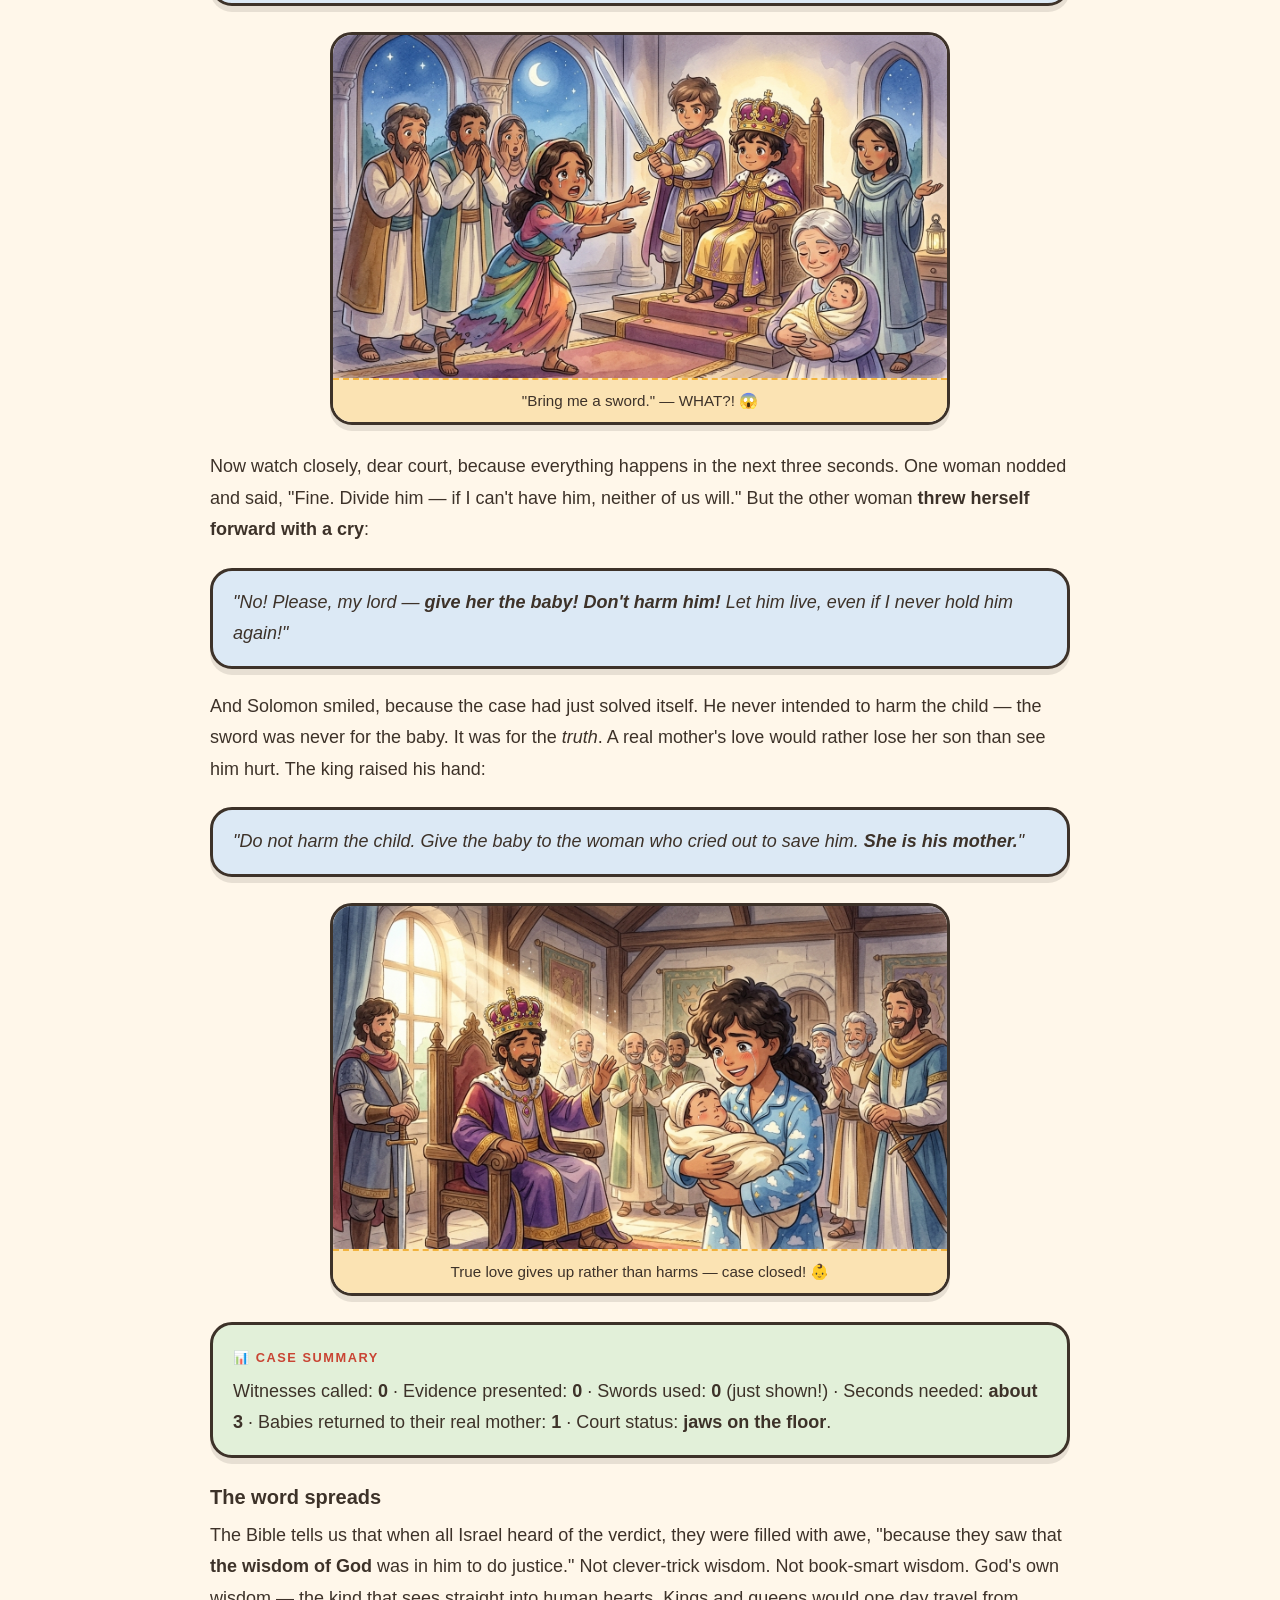
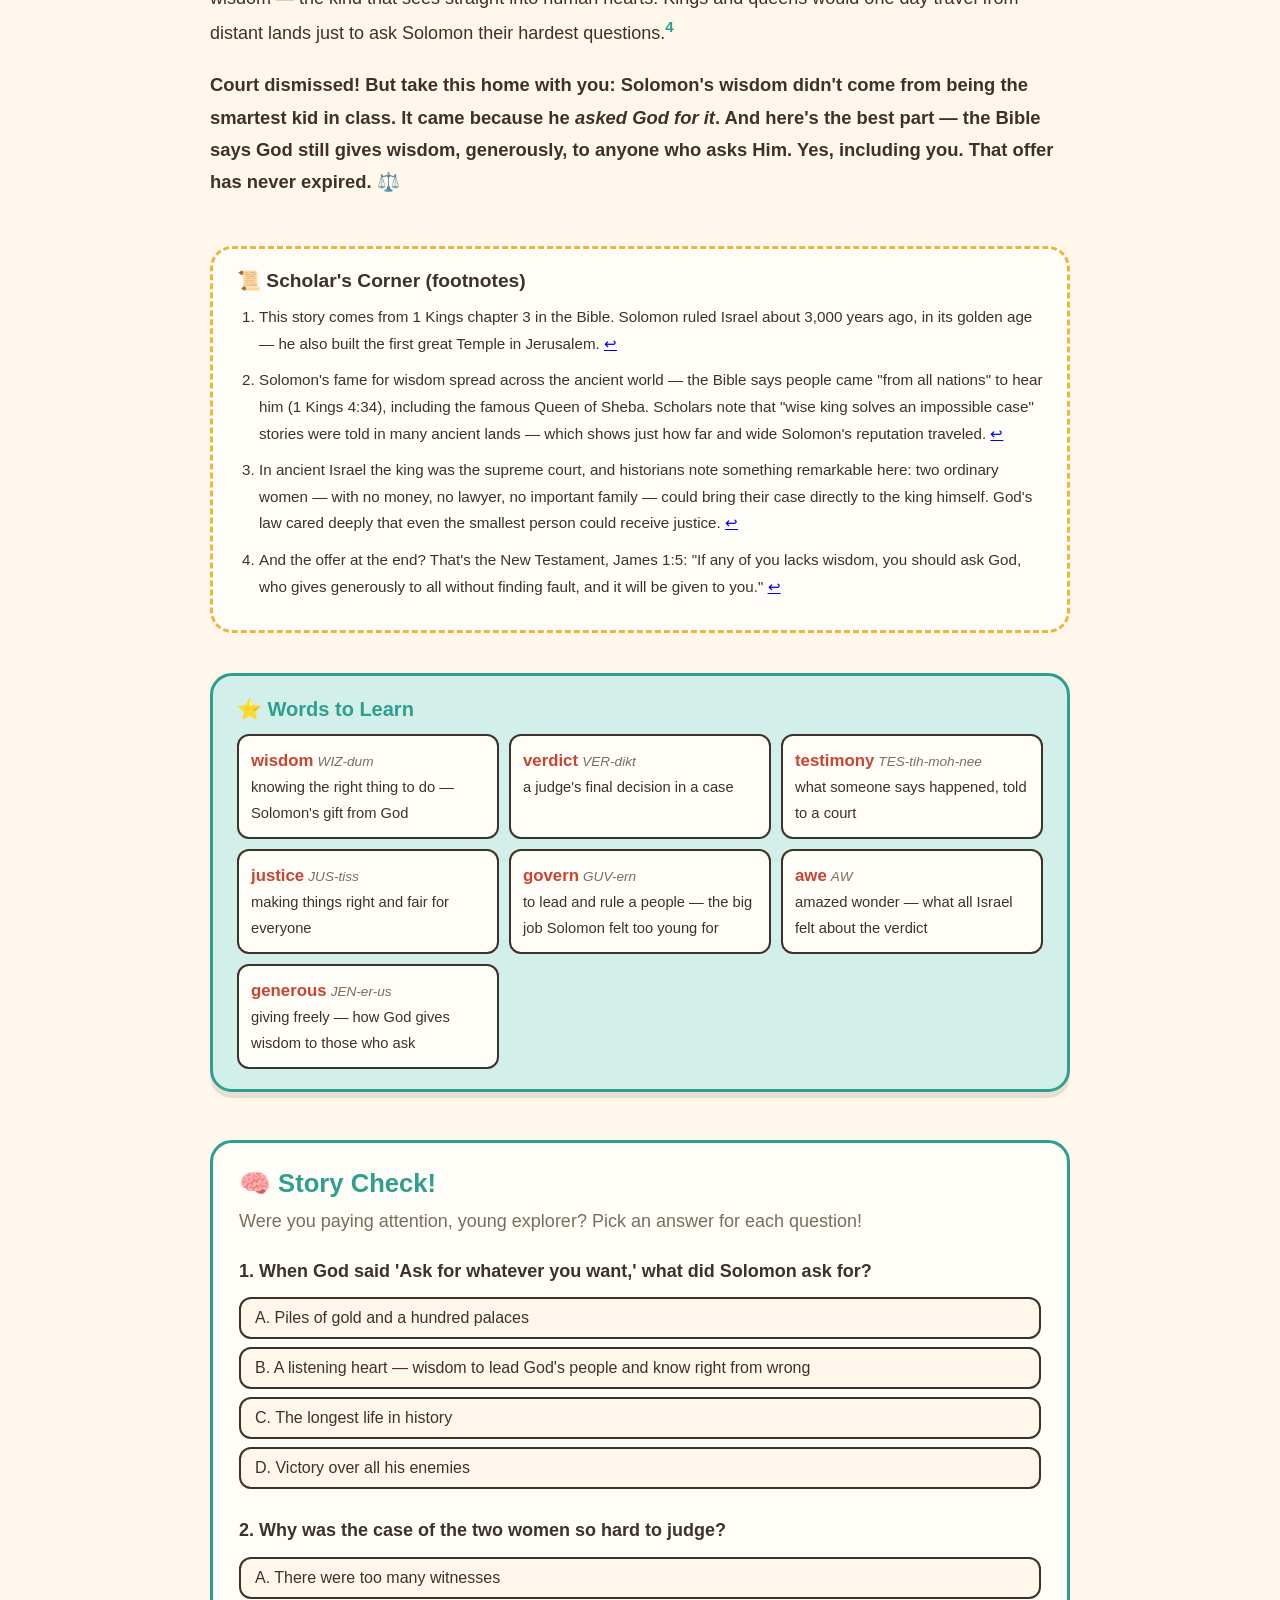
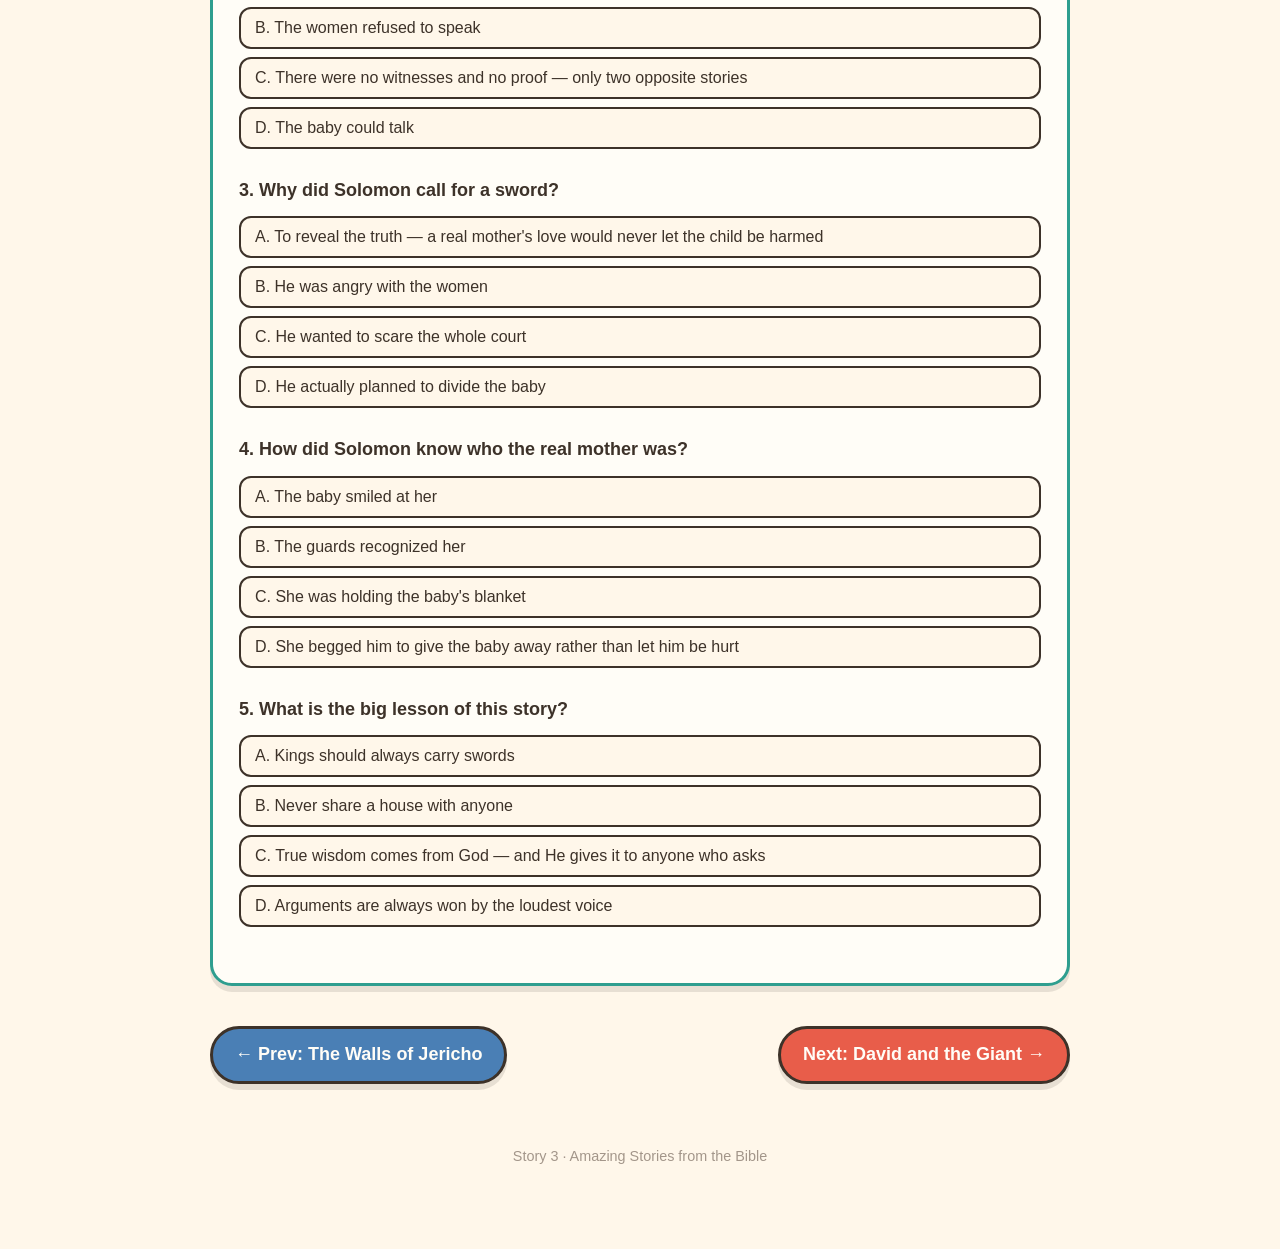
<file: stories/solomon.html>
<!DOCTYPE html>
<html lang="en">
<head>
<meta charset="UTF-8">
<meta name="viewport" content="width=device-width, initial-scale=1.0">
<title>The Wisest King's Hardest Case</title>
<link rel="stylesheet" href="../css/style.css">
</head>
<body>
<div class="wrap">

  <nav class="topnav">
    <a class="home" href="../index.html">🏠 Home</a>
    <span class="crumbs">Story 3 of 6 · Told like a courtroom drama ⚖️</span>
  </nav>

  <div class="hero">
    <h1>The Wisest King's Hardest Case</h1>
    <div class="badges">
      <span class="badge">⭐ God's wisdom</span>
      <span class="badge time">⏱️ ~7 min read</span>
      <span class="badge style">⚖️ Courtroom drama style</span>
    </div>
  </div>

  <figure class="story-hero">
    <img src="../images/anime/hero-solomon.png" alt="Young King Solomon on his golden throne listens carefully as two women plead their case" onerror="this.parentElement.style.display='none'">
    <figcaption class="art-credit">AI storybook illustration made for this project</figcaption>
  </figure>

  <h2>🎭 Who's in this story?</h2>
  <div class="whos-who">
    <div class="who"><b>King Solomon</b><span class="role">The new young king</span> Son of King David. Feels way too young for the job — until he asks God for one special gift.</div>
    <div class="who"><b>The first woman</b><span class="role">The weeping mother</span> Says the living baby is hers. Would give anything — <i>anything</i> — to keep him safe.</div>
    <div class="who"><b>The second woman</b><span class="role">The other mother</span> Says the living baby is hers too. One of them is not telling the truth.</div>
    <div class="who"><b>The royal court</b><span class="role">The audience</span> Ministers, guards and scribes — about to witness the most famous verdict in history.</div>
  </div>

  <div class="story">
    <p class="lead">Order! Order in the court! Today's case is the strangest ever brought before the throne of Israel. But before we hear it, the court must explain how our judge — a king barely grown — became the wisest man in the world.<sup><a href="#fn1" id="ref1">1</a></sup></p>

    <h3>Exhibit A: The dream</h3>
    <p>Soon after Solomon became king, God appeared to him in a dream at night and said something astonishing: <b>"Ask for whatever you want me to give you."</b> Imagine that! Anything! Piles of gold? A hundred palaces? The longest life in history? Every enemy defeated forever?</p>

    <p>Young Solomon thought of the enormous job in front of him — a whole nation looking to him for answers — and made his choice:</p>

    <div class="speech">
      "LORD, I am only young. I don't know how to lead this great people. So give your servant <b>a listening heart</b> — wisdom to know right from wrong. For who could ever govern this great people of yours without it?"
    </div>

    <p>The Bible says this answer made God <i>glad</i>. "Because you asked for wisdom," God said, "and not for long life or riches or victory — I will give you the wisest heart anyone has ever had. And I'll give you the riches and honor you didn't ask for, too."<sup><a href="#fn2" id="ref2">2</a></sup></p>

    <figure class="story-art">
      <img src="../images/anime/solomon-1.png" alt="Young Solomon dreams as golden light streams down, choosing a glowing heart over piles of treasure" loading="lazy" onerror="this.parentElement.style.display='none'">
      <figcaption>Offered ANYTHING… he chose a listening heart 💛</figcaption>
    </figure>

    <p>A lovely dream. But dreams are easy, dear court. The question on everyone's lips: would this famous "wisdom" actually <i>work</i>? The whole nation was about to find out.</p>

    <div class="scene-break">✦ ✦ ✦</div>

    <h3>The case: one baby, two mothers</h3>
    <p>Two women stood before the throne. No lawyers. No witnesses. No proof at all.<sup><a href="#fn3" id="ref3">3</a></sup> Just two mothers who shared a house, two baby boys born days apart — and one terrible night.</p>

    <div class="newsflash">
      <span class="tag">⚖️ The first woman's testimony</span>
      <p style="margin:0;">"Your Majesty, we live in the same house. We both had baby boys — no one else was there. In the night, her son sadly died. So while I slept, she <b>swapped the babies</b> — she took my living son and laid her son in my arms. When I woke to feed my baby, I found him still and cold… but when I looked closely in the morning light, I saw: <i>this was not the boy I gave birth to!</i>"</p>
    </div>

    <div class="newsflash">
      <span class="tag">⚖️ The second woman's testimony</span>
      <p style="margin:0;">"Lies! The living one is MY son. The dead boy was hers!"</p>
    </div>

    <p>"No! The living one is mine!" "It's mine!" "MINE!" Back and forth they argued before the king. The royal court held its breath. How could anyone on earth solve this? No cameras. No documents. Two stories, exactly opposite, and only the two women knew the truth.</p>

    <div class="thoughts">
      <span class="tag">💭 Meanwhile, the royal ministers…</span>
      <p style="margin:0;">"Impossible case. Fifty-fifty. Even old King David couldn't have untangled this one. Let's see what the young king does…"</p>
    </div>

    <h3>The verdict nobody expected</h3>
    <p>Solomon was quiet for a moment. Then he said, calmly as you like: <b>"Bring me a sword."</b></p>

    <p>A sword?! The court gasped. A guard stepped forward, blade gleaming. And the king gave his order:</p>

    <div class="speech">
      "Divide the living child in two. Give half to one woman — and half to the other. Perfectly fair."
    </div>

    <figure class="story-art">
      <img src="../images/anime/solomon-2.png" alt="The court gasps as a guard holds up a sword before King Solomon while two women react very differently" loading="lazy" onerror="this.parentElement.style.display='none'">
      <figcaption>"Bring me a sword." — WHAT?! 😱</figcaption>
    </figure>

    <p>Now watch closely, dear court, because everything happens in the next three seconds. One woman nodded and said, "Fine. Divide him — if I can't have him, neither of us will." But the other woman <b>threw herself forward with a cry</b>:</p>

    <div class="speech">
      "No! Please, my lord — <b>give her the baby! Don't harm him!</b> Let him live, even if I never hold him again!"
    </div>

    <p>And Solomon smiled, because the case had just solved itself. He never intended to harm the child — the sword was never for the baby. It was for the <i>truth</i>. A real mother's love would rather lose her son than see him hurt. The king raised his hand:</p>

    <div class="speech">
      "Do not harm the child. Give the baby to the woman who cried out to save him. <b>She is his mother.</b>"
    </div>

    <figure class="story-art">
      <img src="../images/anime/solomon-3.png" alt="The true mother joyfully embraces her baby as King Solomon smiles from his throne" loading="lazy" onerror="this.parentElement.style.display='none'">
      <figcaption>True love gives up rather than harms — case closed! 👶</figcaption>
    </figure>

    <div class="scoreboard">
      <span class="tag">📊 Case summary</span>
      <p style="margin:0;">Witnesses called: <b>0</b> · Evidence presented: <b>0</b> · Swords used: <b>0</b> (just shown!) · Seconds needed: <b>about 3</b> · Babies returned to their real mother: <b>1</b> · Court status: <b>jaws on the floor</b>.</p>
    </div>

    <h3>The word spreads</h3>
    <p>The Bible tells us that when all Israel heard of the verdict, they were filled with awe, "because they saw that <b>the wisdom of God</b> was in him to do justice." Not clever-trick wisdom. Not book-smart wisdom. God's own wisdom — the kind that sees straight into human hearts. Kings and queens would one day travel from distant lands just to ask Solomon their hardest questions.<sup><a href="#fn4" id="ref4">4</a></sup></p>

    <p class="lead">Court dismissed! But take this home with you: Solomon's wisdom didn't come from being the smartest kid in class. It came because he <i>asked God for it</i>. And here's the best part — the Bible says God still gives wisdom, generously, to anyone who asks Him. Yes, including you. That offer has never expired. ⚖️</p>
  </div>

  <div class="footnotes">
    <h2>📜 Scholar's Corner (footnotes)</h2>
    <ol>
      <li id="fn1">This story comes from 1 Kings chapter 3 in the Bible. Solomon ruled Israel about 3,000 years ago, in its golden age — he also built the first great Temple in Jerusalem. <a href="#ref1">↩</a></li>
      <li id="fn2">Solomon's fame for wisdom spread across the ancient world — the Bible says people came "from all nations" to hear him (1 Kings 4:34), including the famous Queen of Sheba. Scholars note that "wise king solves an impossible case" stories were told in many ancient lands — which shows just how far and wide Solomon's reputation traveled. <a href="#ref2">↩</a></li>
      <li id="fn3">In ancient Israel the king was the supreme court, and historians note something remarkable here: two ordinary women — with no money, no lawyer, no important family — could bring their case directly to the king himself. God's law cared deeply that even the smallest person could receive justice. <a href="#ref3">↩</a></li>
      <li id="fn4">And the offer at the end? That's the New Testament, James 1:5: "If any of you lacks wisdom, you should ask God, who gives generously to all without finding fault, and it will be given to you." <a href="#ref4">↩</a></li>
    </ol>
  </div>

  <div class="vocab">
    <h2>⭐ Words to Learn</h2>
    <div class="vocab-grid">
      <div class="vword"><b>wisdom</b> <span class="py">WIZ-dum</span><br>knowing the right thing to do — Solomon's gift from God</div>
      <div class="vword"><b>verdict</b> <span class="py">VER-dikt</span><br>a judge's final decision in a case</div>
      <div class="vword"><b>testimony</b> <span class="py">TES-tih-moh-nee</span><br>what someone says happened, told to a court</div>
      <div class="vword"><b>justice</b> <span class="py">JUS-tiss</span><br>making things right and fair for everyone</div>
      <div class="vword"><b>govern</b> <span class="py">GUV-ern</span><br>to lead and rule a people — the big job Solomon felt too young for</div>
      <div class="vword"><b>awe</b> <span class="py">AW</span><br>amazed wonder — what all Israel felt about the verdict</div>
      <div class="vword"><b>generous</b> <span class="py">JEN-er-us</span><br>giving freely — how God gives wisdom to those who ask</div>
    </div>
  </div>

  <div id="quiz"></div>

  <nav class="story-nav">
    <a class="prev" href="jericho.html">← Prev: The Walls of Jericho</a>
    <a href="david-goliath.html">Next: David and the Giant →</a>
  </nav>

  <footer>Story 3 · Amazing Stories from the Bible</footer>
</div>

<script>
var QUIZ = [
  {
    q: "When God said 'Ask for whatever you want,' what did Solomon ask for?",
    opts: [
      "Piles of gold and a hundred palaces",
      "A listening heart — wisdom to lead God's people and know right from wrong",
      "The longest life in history",
      "Victory over all his enemies"
    ],
    answer: 1,
    yay: "Yes! And because he asked for wisdom instead of riches, God gave him the riches and honor too.",
    nope: "He skipped the gold, long life and victories — he asked for a listening heart full of wisdom."
  },
  {
    q: "Why was the case of the two women so hard to judge?",
    opts: [
      "There were too many witnesses",
      "The women refused to speak",
      "There were no witnesses and no proof — only two opposite stories",
      "The baby could talk"
    ],
    answer: 2,
    yay: "Exactly — no witnesses, no evidence, fifty-fifty. Only the two women knew the truth.",
    nope: "That's the point — there was NO proof at all. Just two mothers saying exactly opposite things."
  },
  {
    q: "Why did Solomon call for a sword?",
    opts: [
      "To reveal the truth — a real mother's love would never let the child be harmed",
      "He was angry with the women",
      "He wanted to scare the whole court",
      "He actually planned to divide the baby"
    ],
    answer: 0,
    yay: "Right — the sword was never for the baby. It was a test that made true love show itself instantly.",
    nope: "He never meant to harm the child! The sword was a test — true motherly love would cry out to save the baby."
  },
  {
    q: "How did Solomon know who the real mother was?",
    opts: [
      "The baby smiled at her",
      "The guards recognized her",
      "She was holding the baby's blanket",
      "She begged him to give the baby away rather than let him be hurt"
    ],
    answer: 3,
    yay: "Yes! 'Give her the baby — don't harm him!' Real love protects, even at its own cost.",
    nope: "Listen to the cry: the true mother would rather LOSE her son than see him harmed. That love was the proof."
  },
  {
    q: "What is the big lesson of this story?",
    opts: [
      "Kings should always carry swords",
      "Never share a house with anyone",
      "True wisdom comes from God — and He gives it to anyone who asks",
      "Arguments are always won by the loudest voice"
    ],
    answer: 2,
    yay: "Perfect! Solomon asked God for wisdom and got it — and James 1:5 says that offer is still open for you.",
    nope: "Remember where the wisdom came FROM — Solomon asked God for it, and the Bible says God still gives wisdom to all who ask."
  }
];
</script>
<script src="../js/quiz.js"></script>
</body>
</html>
</file>
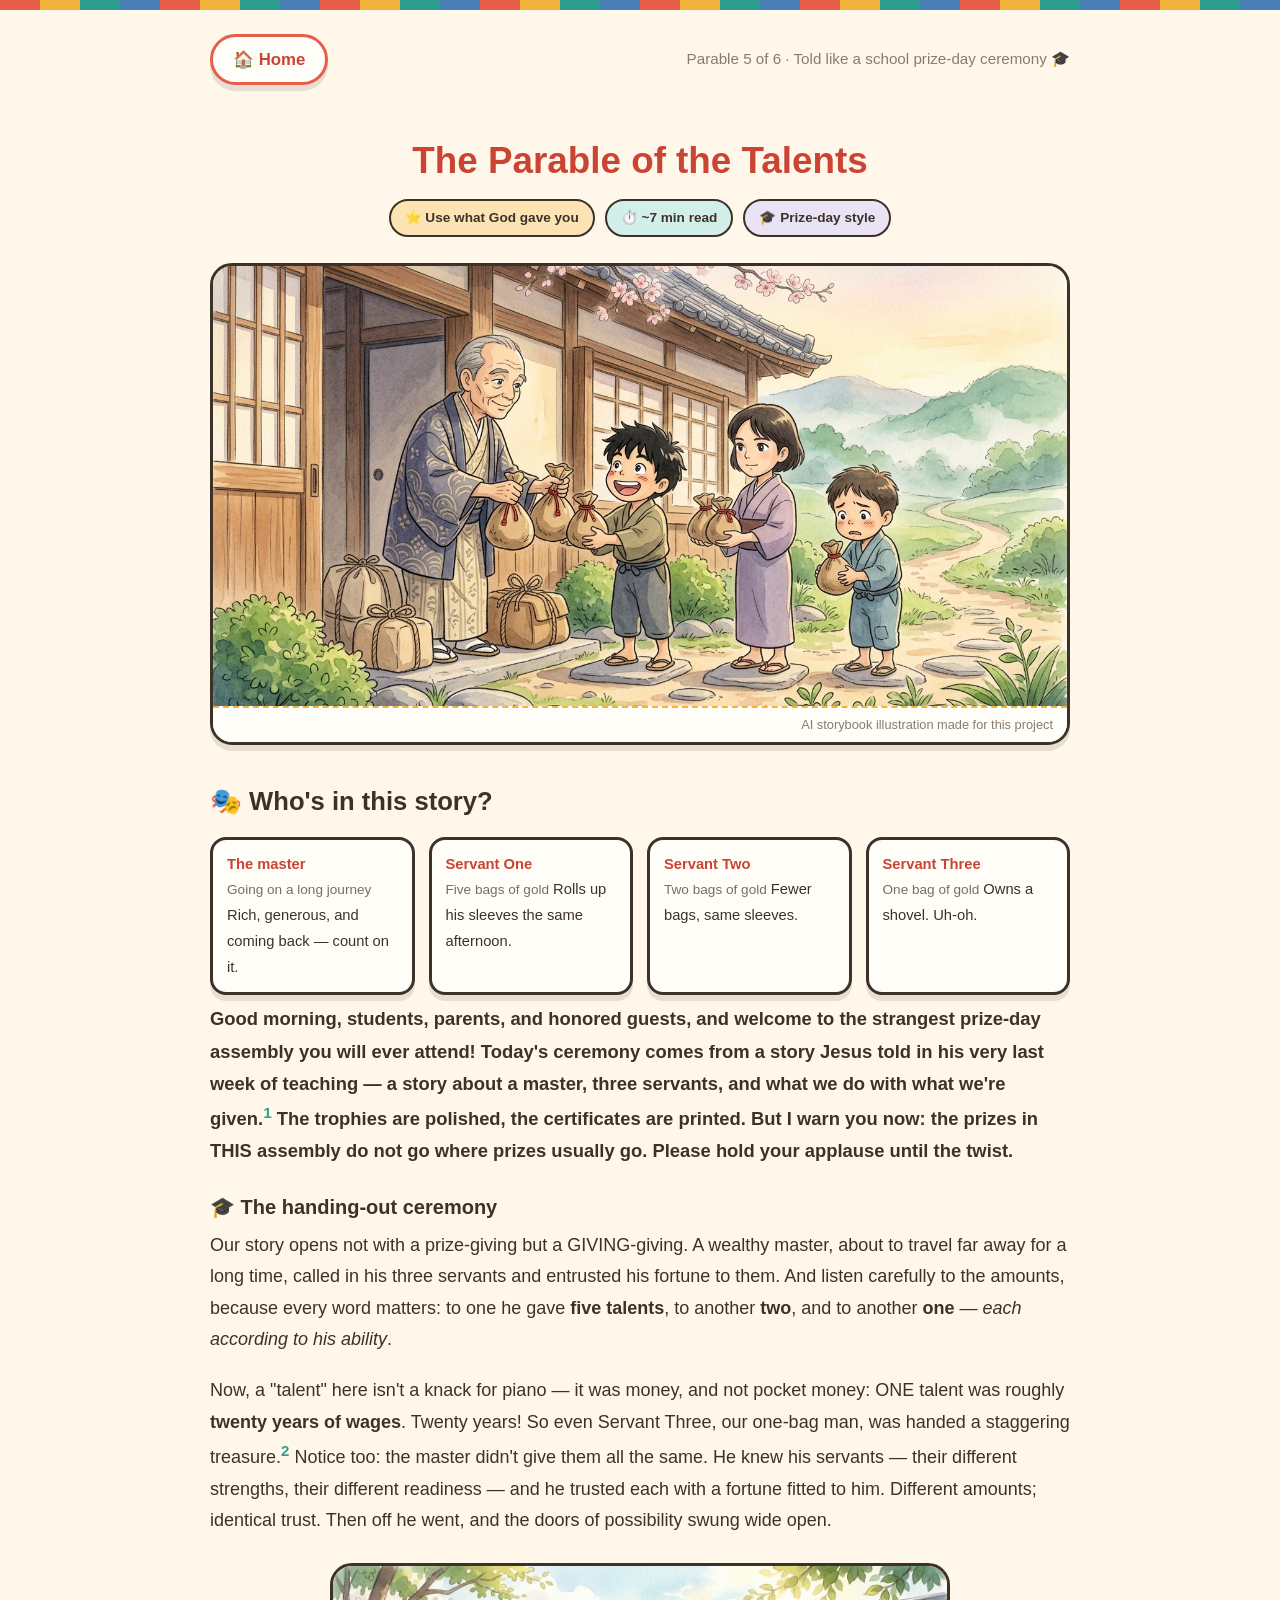
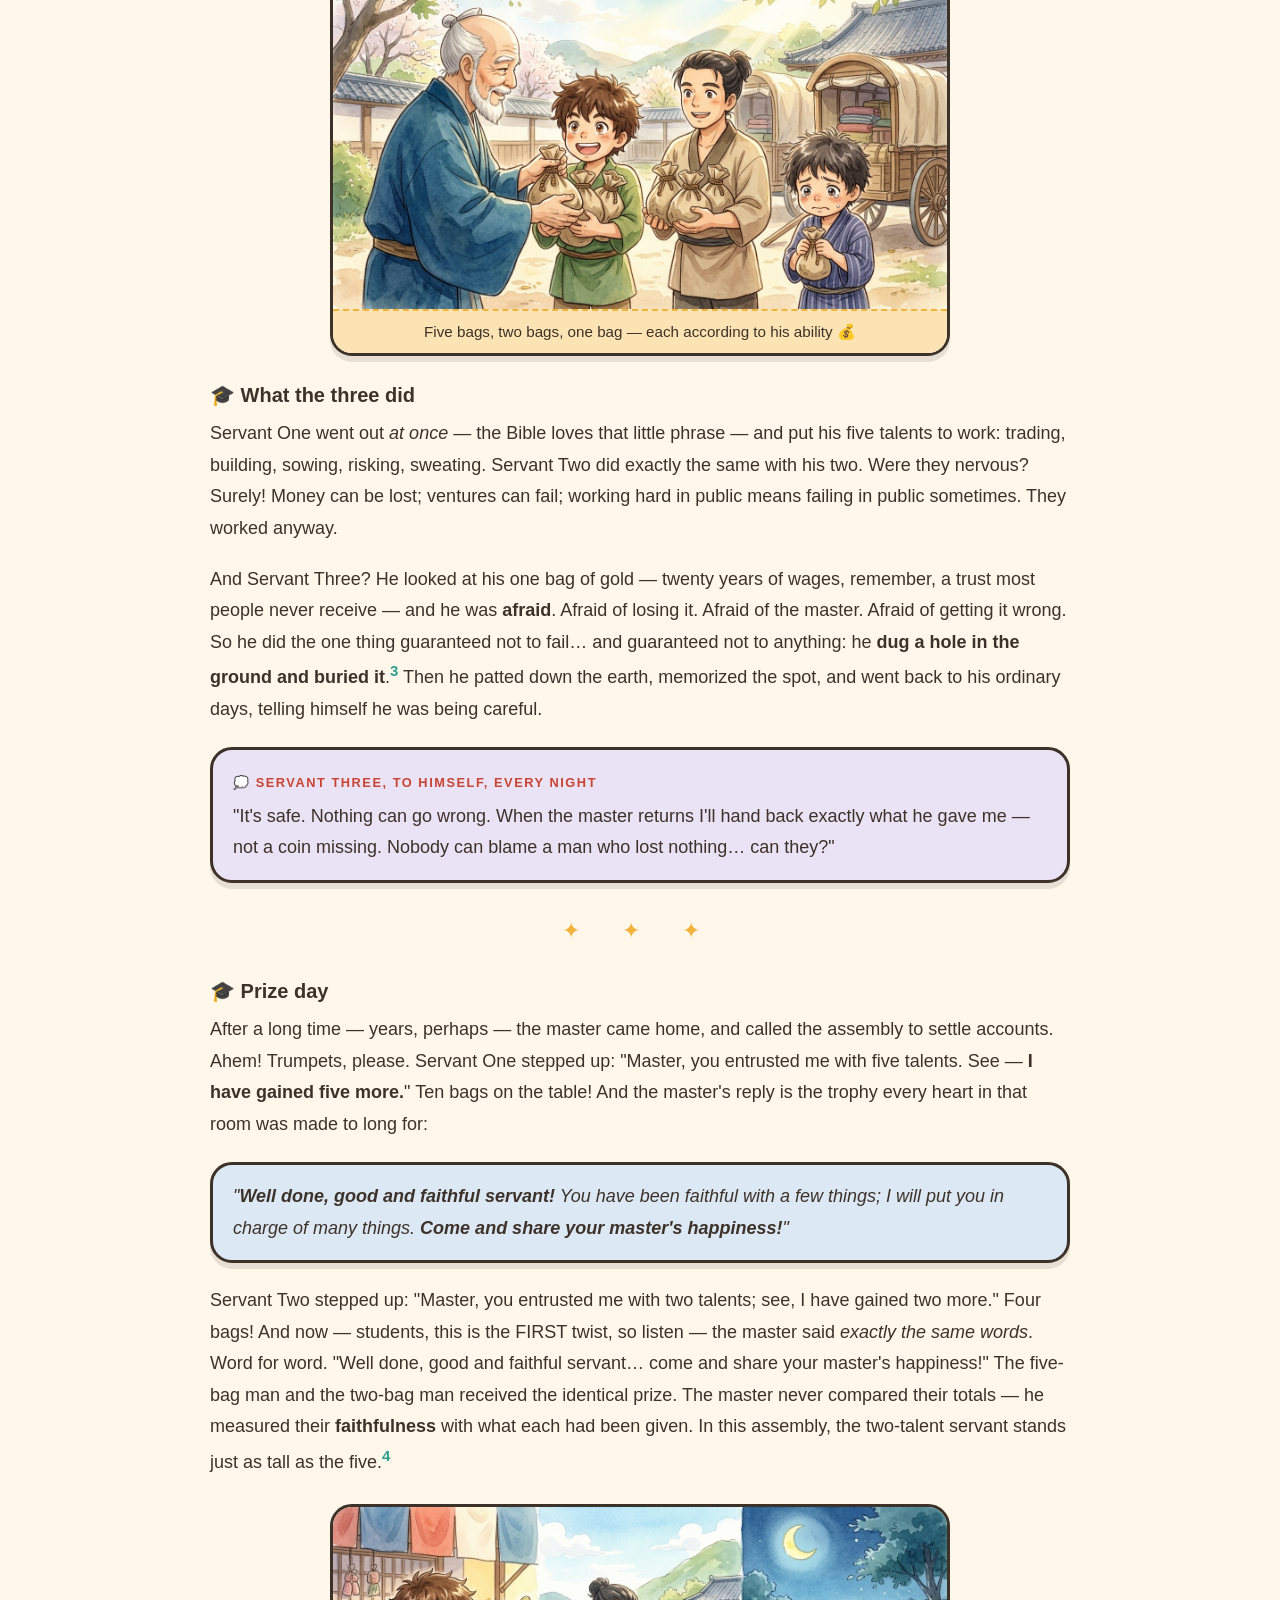
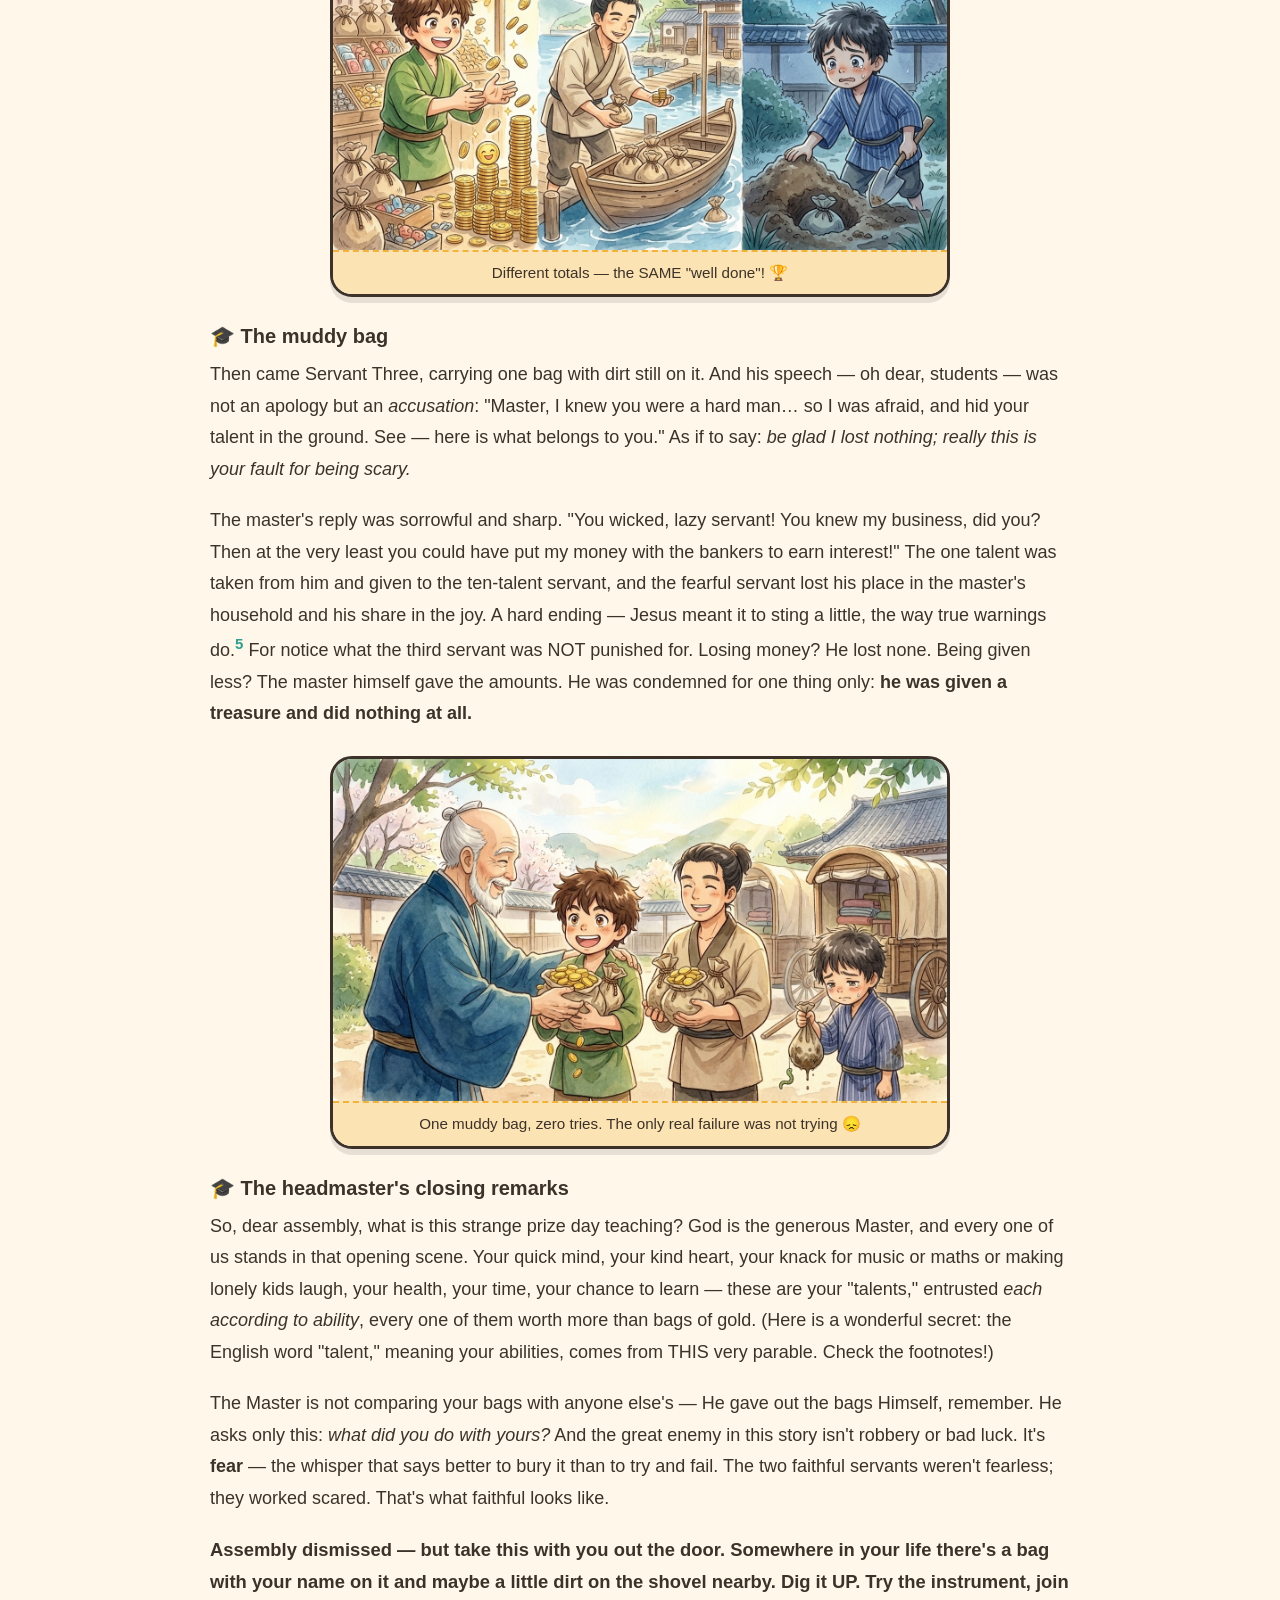
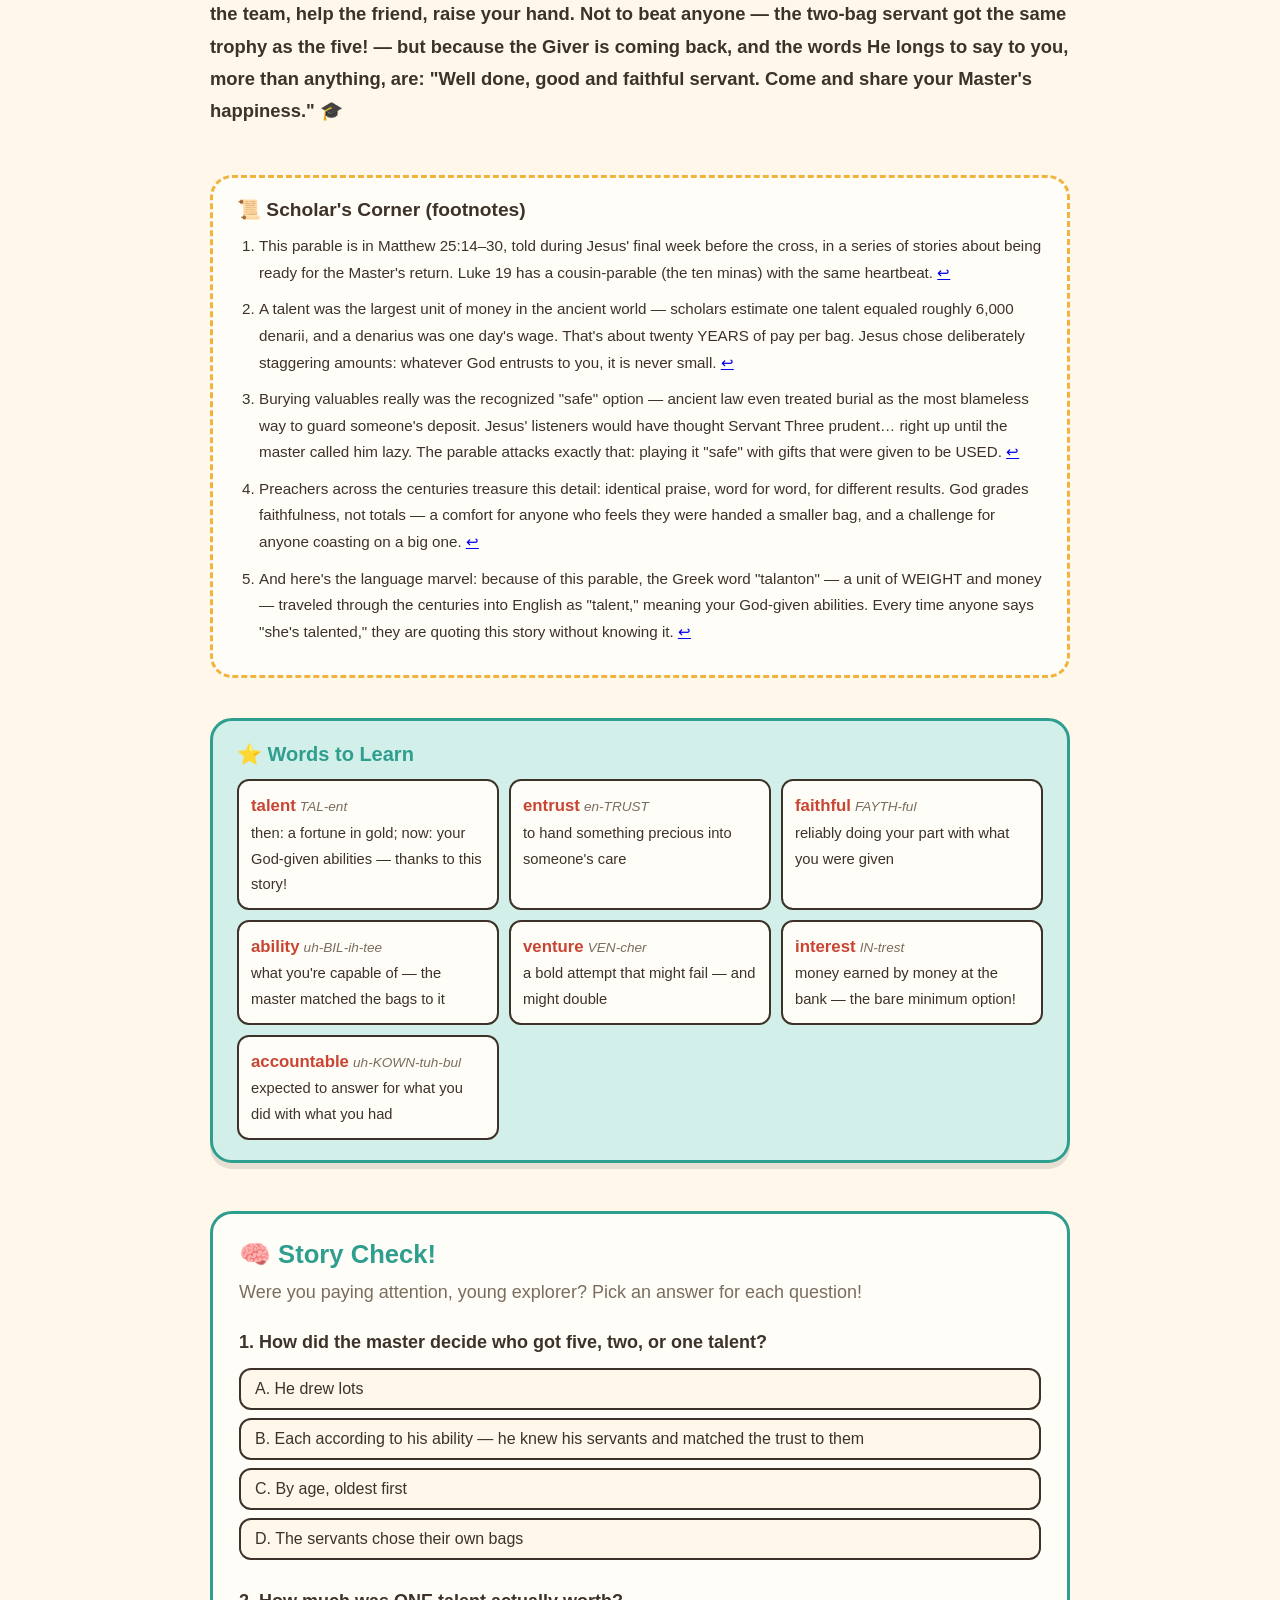
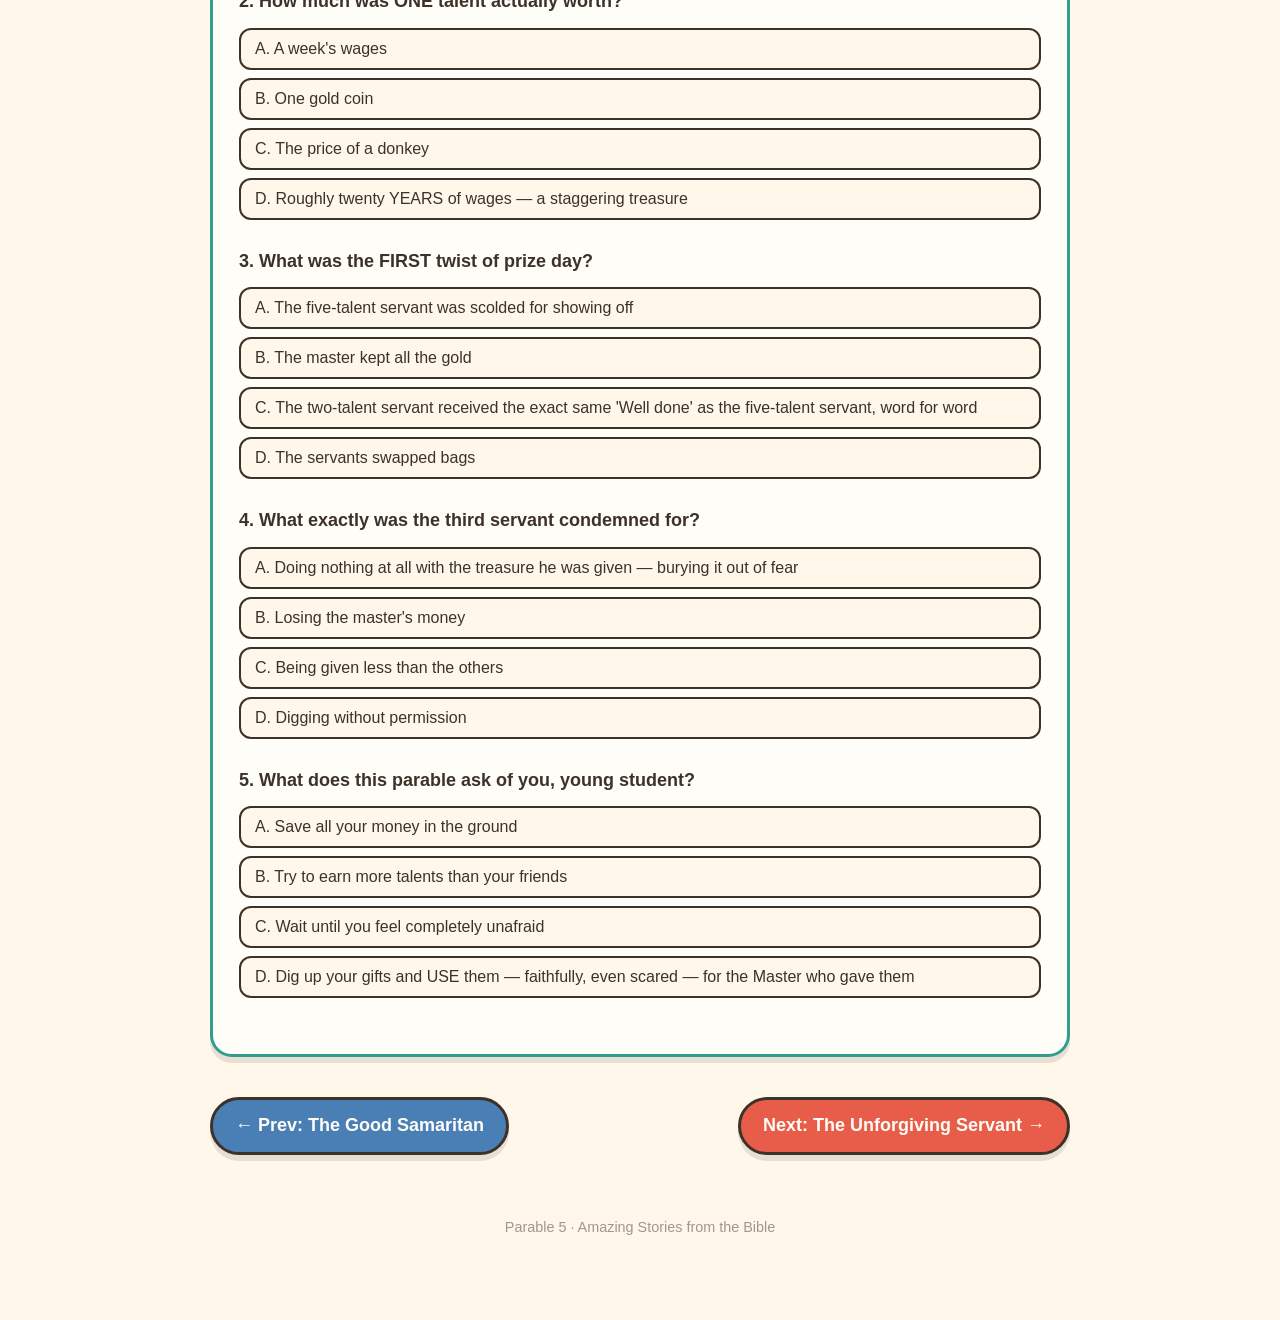
<file: stories/talents.html>
<!DOCTYPE html>
<html lang="en">
<head>
<meta charset="UTF-8">
<meta name="viewport" content="width=device-width, initial-scale=1.0">
<title>The Parable of the Talents</title>
<link rel="stylesheet" href="../css/style.css">
</head>
<body>
<div class="wrap">

  <nav class="topnav">
    <a class="home" href="../index.html">🏠 Home</a>
    <span class="crumbs">Parable 5 of 6 · Told like a school prize-day ceremony 🎓</span>
  </nav>

  <div class="hero">
    <h1>The Parable of the Talents</h1>
    <div class="badges">
      <span class="badge">⭐ Use what God gave you</span>
      <span class="badge time">⏱️ ~7 min read</span>
      <span class="badge style">🎓 Prize-day style</span>
    </div>
  </div>

  <figure class="story-hero">
    <img src="../images/anime/hero-talents.png" alt="A master entrusts three servants with bags of gold of different sizes before a journey" onerror="this.parentElement.style.display='none'">
    <figcaption class="art-credit">AI storybook illustration made for this project</figcaption>
  </figure>

  <h2>🎭 Who's in this story?</h2>
  <div class="whos-who">
    <div class="who"><b>The master</b><span class="role">Going on a long journey</span> Rich, generous, and coming back — count on it.</div>
    <div class="who"><b>Servant One</b><span class="role">Five bags of gold</span> Rolls up his sleeves the same afternoon.</div>
    <div class="who"><b>Servant Two</b><span class="role">Two bags of gold</span> Fewer bags, same sleeves.</div>
    <div class="who"><b>Servant Three</b><span class="role">One bag of gold</span> Owns a shovel. Uh-oh.</div>
  </div>

  <div class="story">
    <p class="lead">Good morning, students, parents, and honored guests, and welcome to the strangest prize-day assembly you will ever attend! Today's ceremony comes from a story Jesus told in his very last week of teaching — a story about a master, three servants, and what we do with what we're given.<sup><a href="#fn1" id="ref1">1</a></sup> The trophies are polished, the certificates are printed. But I warn you now: the prizes in THIS assembly do not go where prizes usually go. Please hold your applause until the twist.</p>

    <h3>🎓 The handing-out ceremony</h3>
    <p>Our story opens not with a prize-giving but a GIVING-giving. A wealthy master, about to travel far away for a long time, called in his three servants and entrusted his fortune to them. And listen carefully to the amounts, because every word matters: to one he gave <b>five talents</b>, to another <b>two</b>, and to another <b>one</b> — <i>each according to his ability</i>.</p>

    <p>Now, a "talent" here isn't a knack for piano — it was money, and not pocket money: ONE talent was roughly <b>twenty years of wages</b>. Twenty years! So even Servant Three, our one-bag man, was handed a staggering treasure.<sup><a href="#fn2" id="ref2">2</a></sup> Notice too: the master didn't give them all the same. He knew his servants — their different strengths, their different readiness — and he trusted each with a fortune fitted to him. Different amounts; identical trust. Then off he went, and the doors of possibility swung wide open.</p>

    <figure class="story-art">
      <img src="../images/anime/talents-1.png" alt="The master hands bags of gold of different sizes to three servants before departing" loading="lazy" onerror="this.parentElement.style.display='none'">
      <figcaption>Five bags, two bags, one bag — each according to his ability 💰</figcaption>
    </figure>

    <h3>🎓 What the three did</h3>
    <p>Servant One went out <i>at once</i> — the Bible loves that little phrase — and put his five talents to work: trading, building, sowing, risking, sweating. Servant Two did exactly the same with his two. Were they nervous? Surely! Money can be lost; ventures can fail; working hard in public means failing in public sometimes. They worked anyway.</p>

    <p>And Servant Three? He looked at his one bag of gold — twenty years of wages, remember, a trust most people never receive — and he was <b>afraid</b>. Afraid of losing it. Afraid of the master. Afraid of getting it wrong. So he did the one thing guaranteed not to fail… and guaranteed not to anything: he <b>dug a hole in the ground and buried it</b>.<sup><a href="#fn3" id="ref3">3</a></sup> Then he patted down the earth, memorized the spot, and went back to his ordinary days, telling himself he was being careful.</p>

    <div class="thoughts">
      <span class="tag">💭 Servant Three, to himself, every night</span>
      <p style="margin:0;">"It's safe. Nothing can go wrong. When the master returns I'll hand back exactly what he gave me — not a coin missing. Nobody can blame a man who lost nothing… can they?"</p>
    </div>

    <div class="scene-break">✦ ✦ ✦</div>

    <h3>🎓 Prize day</h3>
    <p>After a long time — years, perhaps — the master came home, and called the assembly to settle accounts. Ahem! Trumpets, please. Servant One stepped up: "Master, you entrusted me with five talents. See — <b>I have gained five more.</b>" Ten bags on the table! And the master's reply is the trophy every heart in that room was made to long for:</p>

    <div class="speech">
      "<b>Well done, good and faithful servant!</b> You have been faithful with a few things; I will put you in charge of many things. <b>Come and share your master's happiness!</b>"
    </div>

    <p>Servant Two stepped up: "Master, you entrusted me with two talents; see, I have gained two more." Four bags! And now — students, this is the FIRST twist, so listen — the master said <i>exactly the same words</i>. Word for word. "Well done, good and faithful servant… come and share your master's happiness!" The five-bag man and the two-bag man received the identical prize. The master never compared their totals — he measured their <b>faithfulness</b> with what each had been given. In this assembly, the two-talent servant stands just as tall as the five.<sup><a href="#fn4" id="ref4">4</a></sup></p>

    <figure class="story-art">
      <img src="../images/anime/talents-2.png" alt="Two beaming servants present their doubled bags of gold to the delighted master" loading="lazy" onerror="this.parentElement.style.display='none'">
      <figcaption>Different totals — the SAME "well done"! 🏆</figcaption>
    </figure>

    <h3>🎓 The muddy bag</h3>
    <p>Then came Servant Three, carrying one bag with dirt still on it. And his speech — oh dear, students — was not an apology but an <i>accusation</i>: "Master, I knew you were a hard man… so I was afraid, and hid your talent in the ground. See — here is what belongs to you." As if to say: <i>be glad I lost nothing; really this is your fault for being scary.</i></p>

    <p>The master's reply was sorrowful and sharp. "You wicked, lazy servant! You knew my business, did you? Then at the very least you could have put my money with the bankers to earn interest!" The one talent was taken from him and given to the ten-talent servant, and the fearful servant lost his place in the master's household and his share in the joy. A hard ending — Jesus meant it to sting a little, the way true warnings do.<sup><a href="#fn5" id="ref5">5</a></sup> For notice what the third servant was NOT punished for. Losing money? He lost none. Being given less? The master himself gave the amounts. He was condemned for one thing only: <b>he was given a treasure and did nothing at all.</b></p>

    <figure class="story-art">
      <img src="../images/anime/talents-3.png" alt="The third servant holds out a muddy bag of gold while the master looks on with sorrow" loading="lazy" onerror="this.parentElement.style.display='none'">
      <figcaption>One muddy bag, zero tries. The only real failure was not trying 😞</figcaption>
    </figure>

    <h3>🎓 The headmaster's closing remarks</h3>
    <p>So, dear assembly, what is this strange prize day teaching? God is the generous Master, and every one of us stands in that opening scene. Your quick mind, your kind heart, your knack for music or maths or making lonely kids laugh, your health, your time, your chance to learn — these are your "talents," entrusted <i>each according to ability</i>, every one of them worth more than bags of gold. (Here is a wonderful secret: the English word "talent," meaning your abilities, comes from THIS very parable. Check the footnotes!)</p>

    <p>The Master is not comparing your bags with anyone else's — He gave out the bags Himself, remember. He asks only this: <i>what did you do with yours?</i> And the great enemy in this story isn't robbery or bad luck. It's <b>fear</b> — the whisper that says better to bury it than to try and fail. The two faithful servants weren't fearless; they worked scared. That's what faithful looks like.</p>

    <p class="lead">Assembly dismissed — but take this with you out the door. Somewhere in your life there's a bag with your name on it and maybe a little dirt on the shovel nearby. Dig it UP. Try the instrument, join the team, help the friend, raise your hand. Not to beat anyone — the two-bag servant got the same trophy as the five! — but because the Giver is coming back, and the words He longs to say to you, more than anything, are: <b>"Well done, good and faithful servant. Come and share your Master's happiness."</b> 🎓</p>
  </div>

  <div class="footnotes">
    <h2>📜 Scholar's Corner (footnotes)</h2>
    <ol>
      <li id="fn1">This parable is in Matthew 25:14–30, told during Jesus' final week before the cross, in a series of stories about being ready for the Master's return. Luke 19 has a cousin-parable (the ten minas) with the same heartbeat. <a href="#ref1">↩</a></li>
      <li id="fn2">A talent was the largest unit of money in the ancient world — scholars estimate one talent equaled roughly 6,000 denarii, and a denarius was one day's wage. That's about twenty YEARS of pay per bag. Jesus chose deliberately staggering amounts: whatever God entrusts to you, it is never small. <a href="#ref2">↩</a></li>
      <li id="fn3">Burying valuables really was the recognized "safe" option — ancient law even treated burial as the most blameless way to guard someone's deposit. Jesus' listeners would have thought Servant Three prudent… right up until the master called him lazy. The parable attacks exactly that: playing it "safe" with gifts that were given to be USED. <a href="#ref3">↩</a></li>
      <li id="fn4">Preachers across the centuries treasure this detail: identical praise, word for word, for different results. God grades faithfulness, not totals — a comfort for anyone who feels they were handed a smaller bag, and a challenge for anyone coasting on a big one. <a href="#ref4">↩</a></li>
      <li id="fn5">And here's the language marvel: because of this parable, the Greek word "talanton" — a unit of WEIGHT and money — traveled through the centuries into English as "talent," meaning your God-given abilities. Every time anyone says "she's talented," they are quoting this story without knowing it. <a href="#ref5">↩</a></li>
    </ol>
  </div>

  <div class="vocab">
    <h2>⭐ Words to Learn</h2>
    <div class="vocab-grid">
      <div class="vword"><b>talent</b> <span class="py">TAL-ent</span><br>then: a fortune in gold; now: your God-given abilities — thanks to this story!</div>
      <div class="vword"><b>entrust</b> <span class="py">en-TRUST</span><br>to hand something precious into someone's care</div>
      <div class="vword"><b>faithful</b> <span class="py">FAYTH-ful</span><br>reliably doing your part with what you were given</div>
      <div class="vword"><b>ability</b> <span class="py">uh-BIL-ih-tee</span><br>what you're capable of — the master matched the bags to it</div>
      <div class="vword"><b>venture</b> <span class="py">VEN-cher</span><br>a bold attempt that might fail — and might double</div>
      <div class="vword"><b>interest</b> <span class="py">IN-trest</span><br>money earned by money at the bank — the bare minimum option!</div>
      <div class="vword"><b>accountable</b> <span class="py">uh-KOWN-tuh-bul</span><br>expected to answer for what you did with what you had</div>
    </div>
  </div>

  <div id="quiz"></div>

  <nav class="story-nav">
    <a class="prev" href="good-samaritan.html">← Prev: The Good Samaritan</a>
    <a href="unforgiving-servant.html">Next: The Unforgiving Servant →</a>
  </nav>

  <footer>Parable 5 · Amazing Stories from the Bible</footer>
</div>

<script>
var QUIZ = [
  {
    q: "How did the master decide who got five, two, or one talent?",
    opts: [
      "He drew lots",
      "Each according to his ability — he knew his servants and matched the trust to them",
      "By age, oldest first",
      "The servants chose their own bags"
    ],
    answer: 1,
    yay: "Right — different amounts, identical trust. The Giver Himself set the amounts, which is why comparing bags misses the point.",
    nope: "The key phrase: 'each according to his ability.' The master knew his servants — the amounts differed, but the trust was the same."
  },
  {
    q: "How much was ONE talent actually worth?",
    opts: [
      "A week's wages",
      "One gold coin",
      "The price of a donkey",
      "Roughly twenty YEARS of wages — a staggering treasure"
    ],
    answer: 3,
    yay: "Yes — even the 'smallest' bag was a fortune. Whatever God entrusts to you is never small.",
    nope: "Check the Scholar's Corner: about 6,000 days' pay — twenty years of wages. Even Servant Three was handed a fortune."
  },
  {
    q: "What was the FIRST twist of prize day?",
    opts: [
      "The five-talent servant was scolded for showing off",
      "The master kept all the gold",
      "The two-talent servant received the exact same 'Well done' as the five-talent servant, word for word",
      "The servants swapped bags"
    ],
    answer: 2,
    yay: "The identical trophy! God grades faithfulness with what you were given — not totals compared with anyone else.",
    nope: "Compare the master's two speeches — they're word-for-word identical. Different totals, same 'Well done, good and faithful servant.'"
  },
  {
    q: "What exactly was the third servant condemned for?",
    opts: [
      "Doing nothing at all with the treasure he was given — burying it out of fear",
      "Losing the master's money",
      "Being given less than the others",
      "Digging without permission"
    ],
    answer: 0,
    yay: "Exactly — he lost nothing, and that was the problem: nothing risked, nothing tried, nothing done. Fear buried the gift.",
    nope: "Notice he lost NO money — and the master set the amounts himself. The only failure was zero tries: a treasure received, and buried."
  },
  {
    q: "What does this parable ask of you, young student?",
    opts: [
      "Save all your money in the ground",
      "Try to earn more talents than your friends",
      "Wait until you feel completely unafraid",
      "Dig up your gifts and USE them — faithfully, even scared — for the Master who gave them"
    ],
    answer: 3,
    yay: "Well done, good and faithful student! The faithful servants worked scared — that's what faithful looks like. Now go dig up that bag.",
    nope: "It's not a competition and fear never fully leaves — the faithful servants worked SCARED. The call is simply: use what God gave you, don't bury it."
  }
];
</script>
<script src="../js/quiz.js"></script>
</body>
</html>
</file>
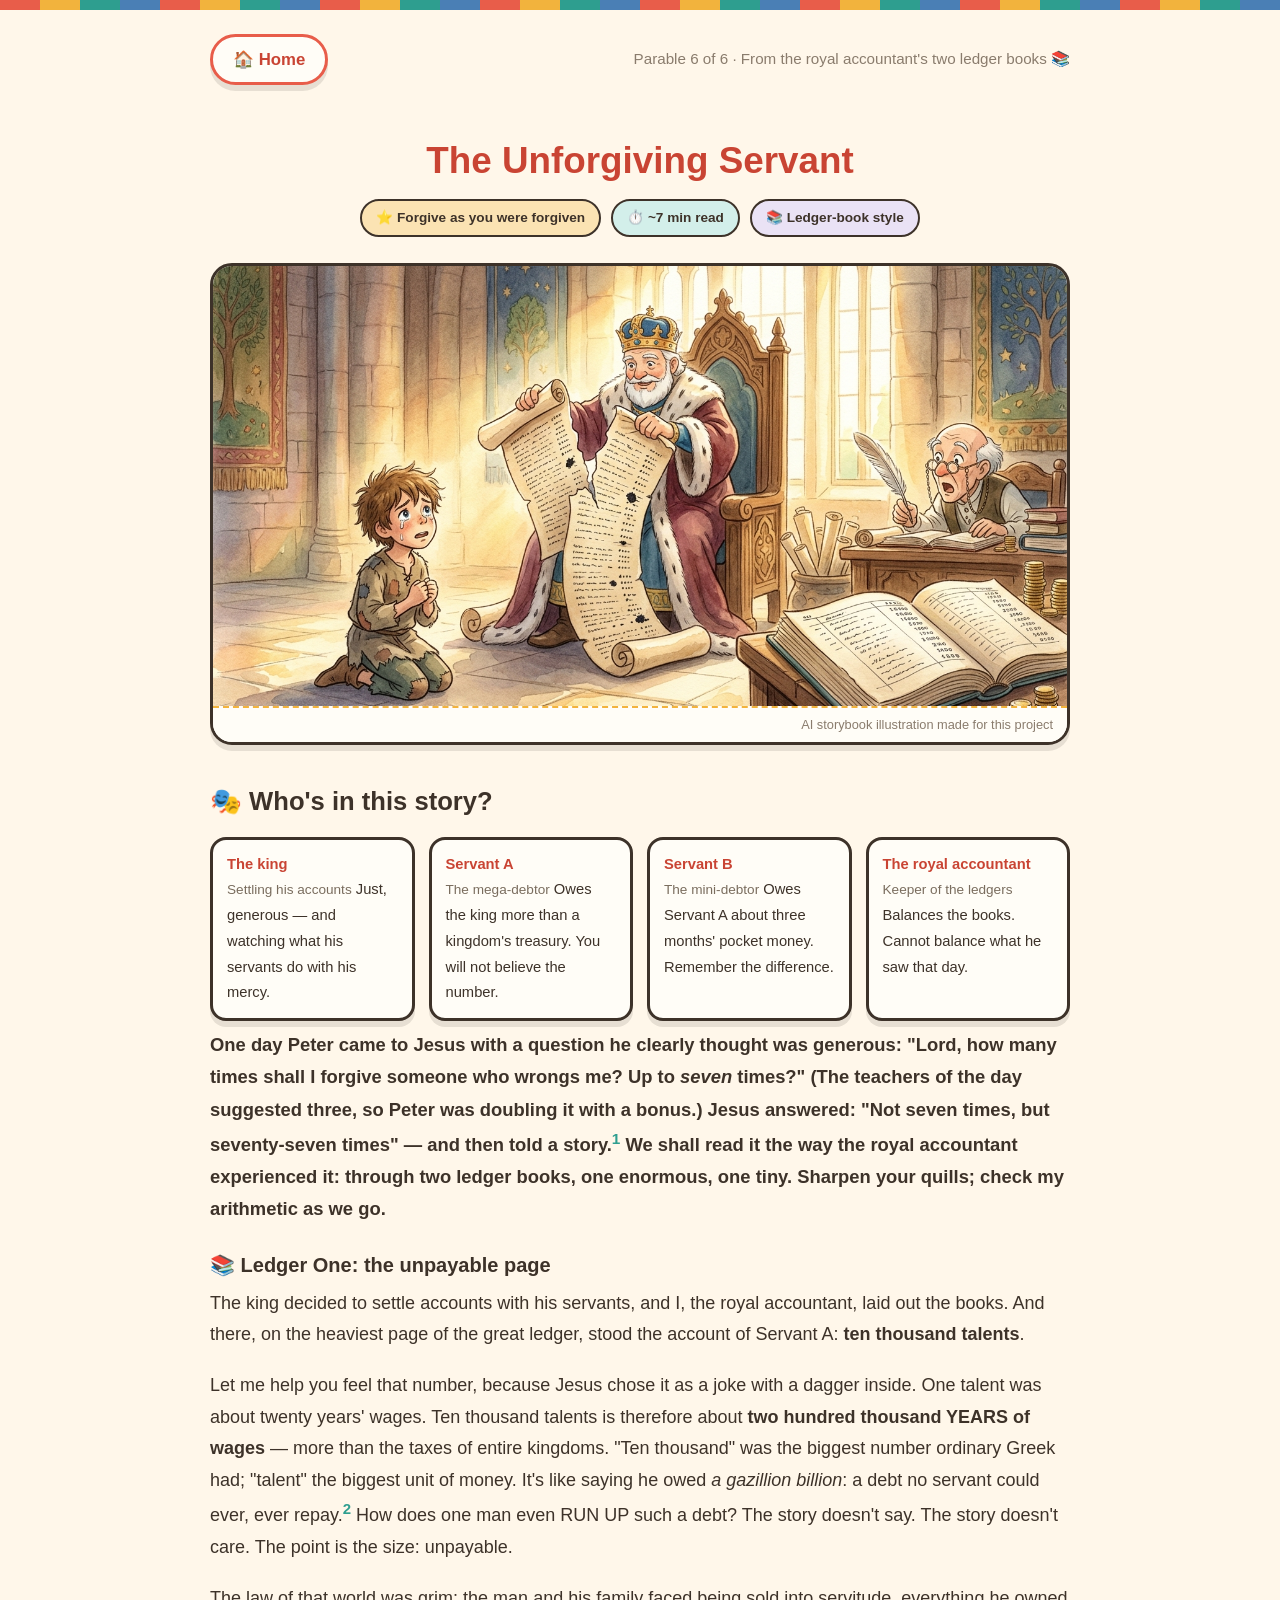
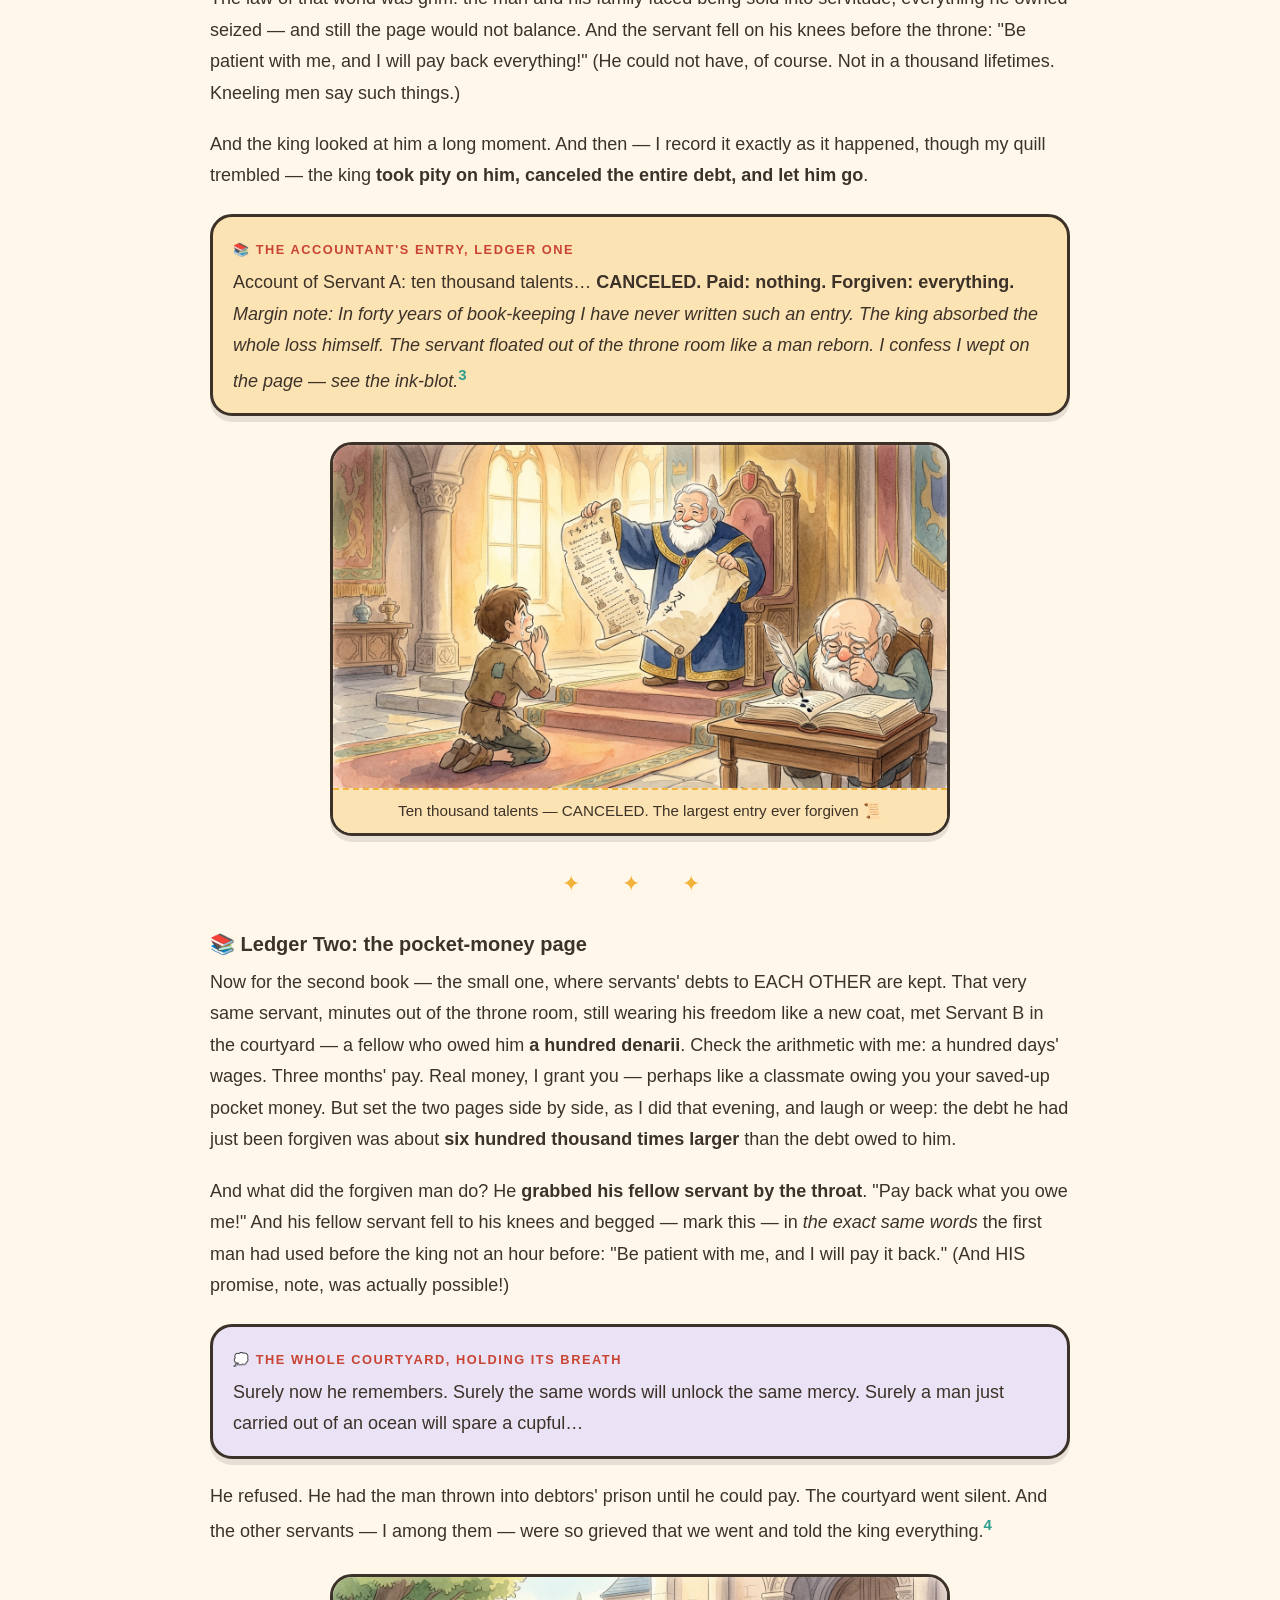
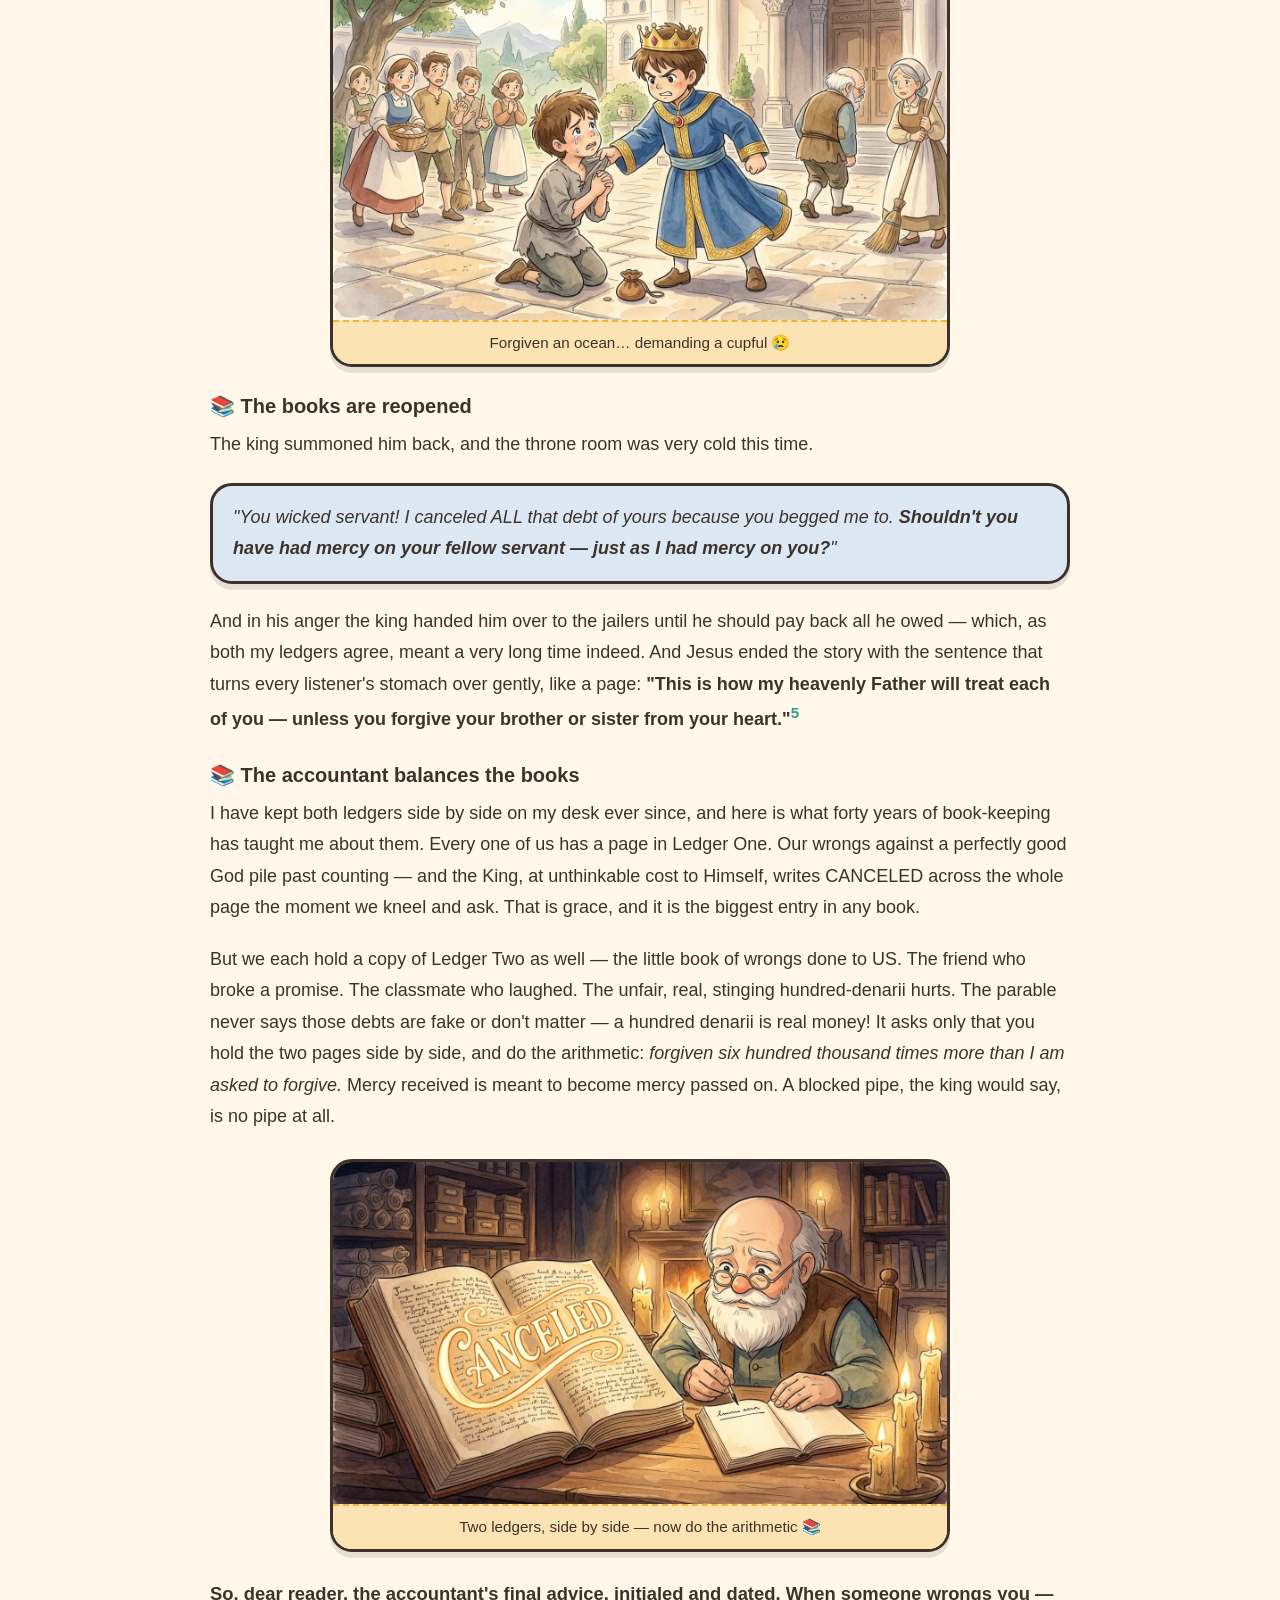
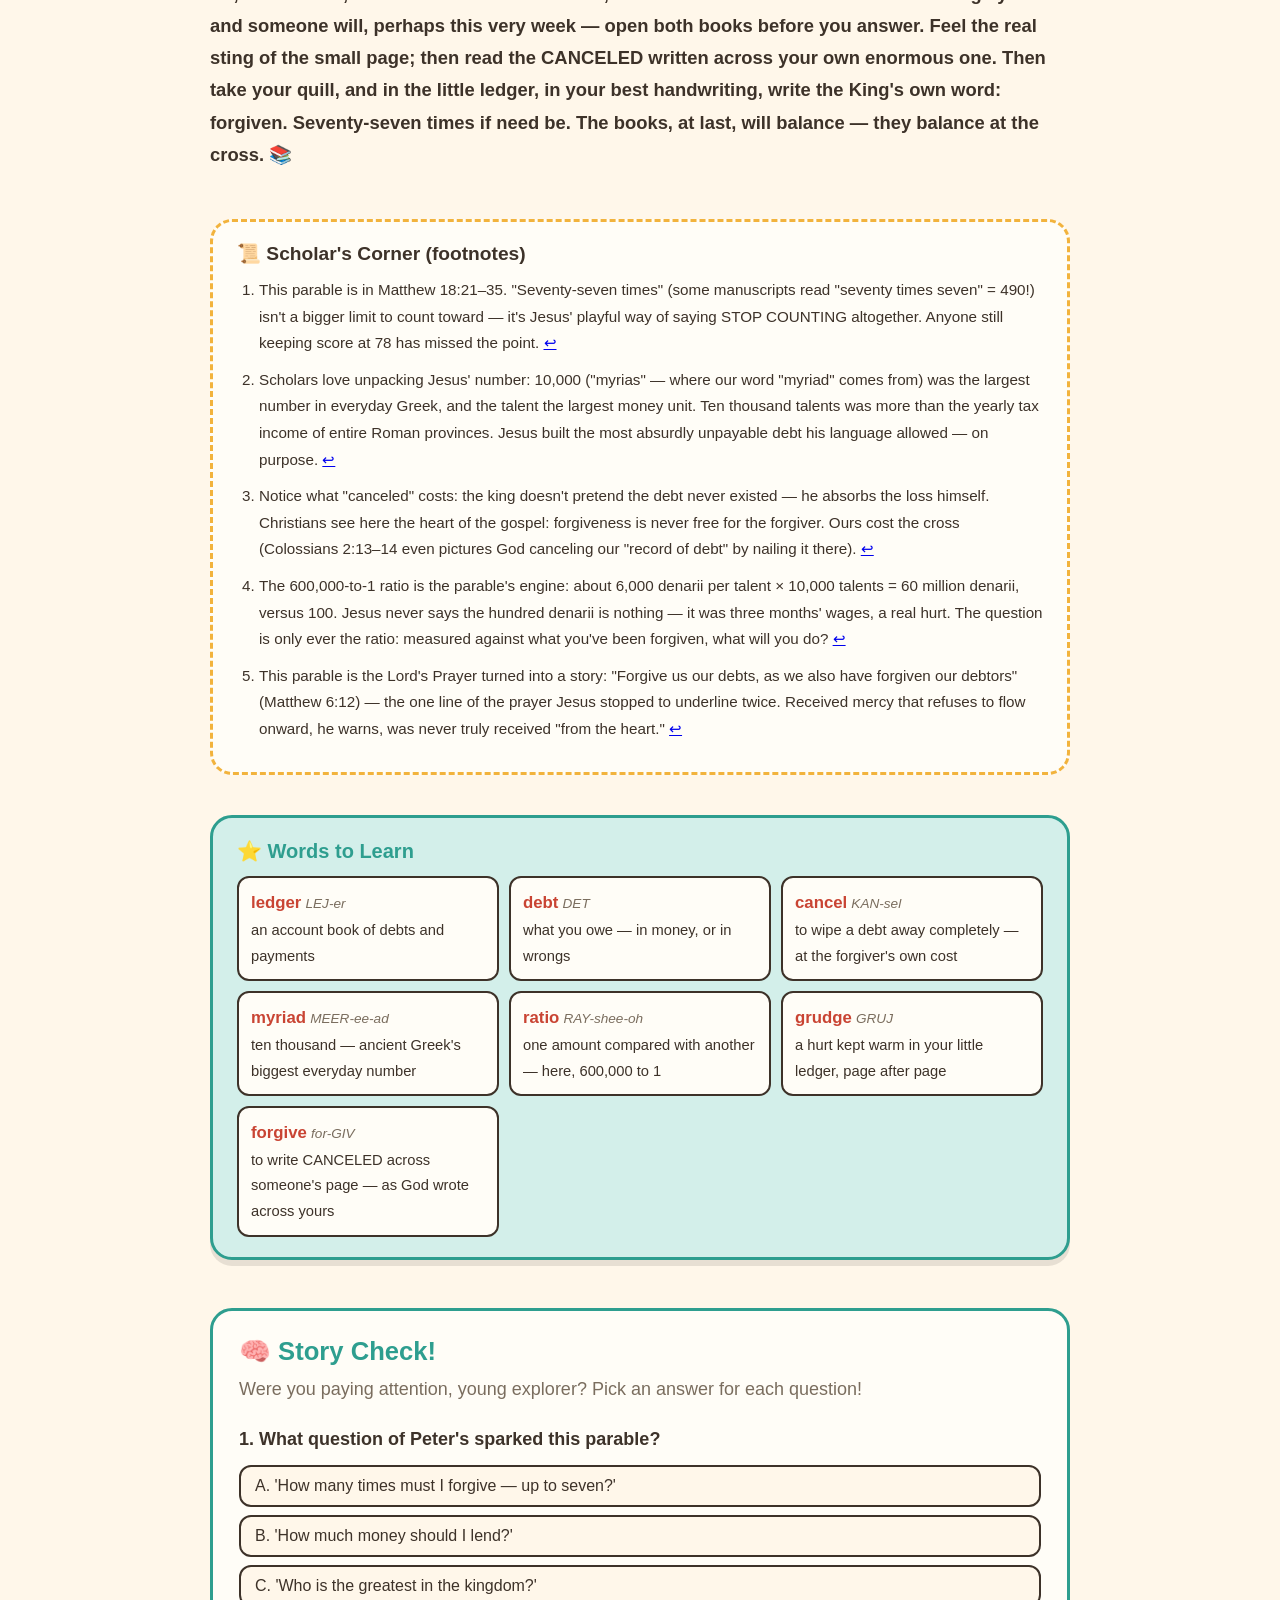
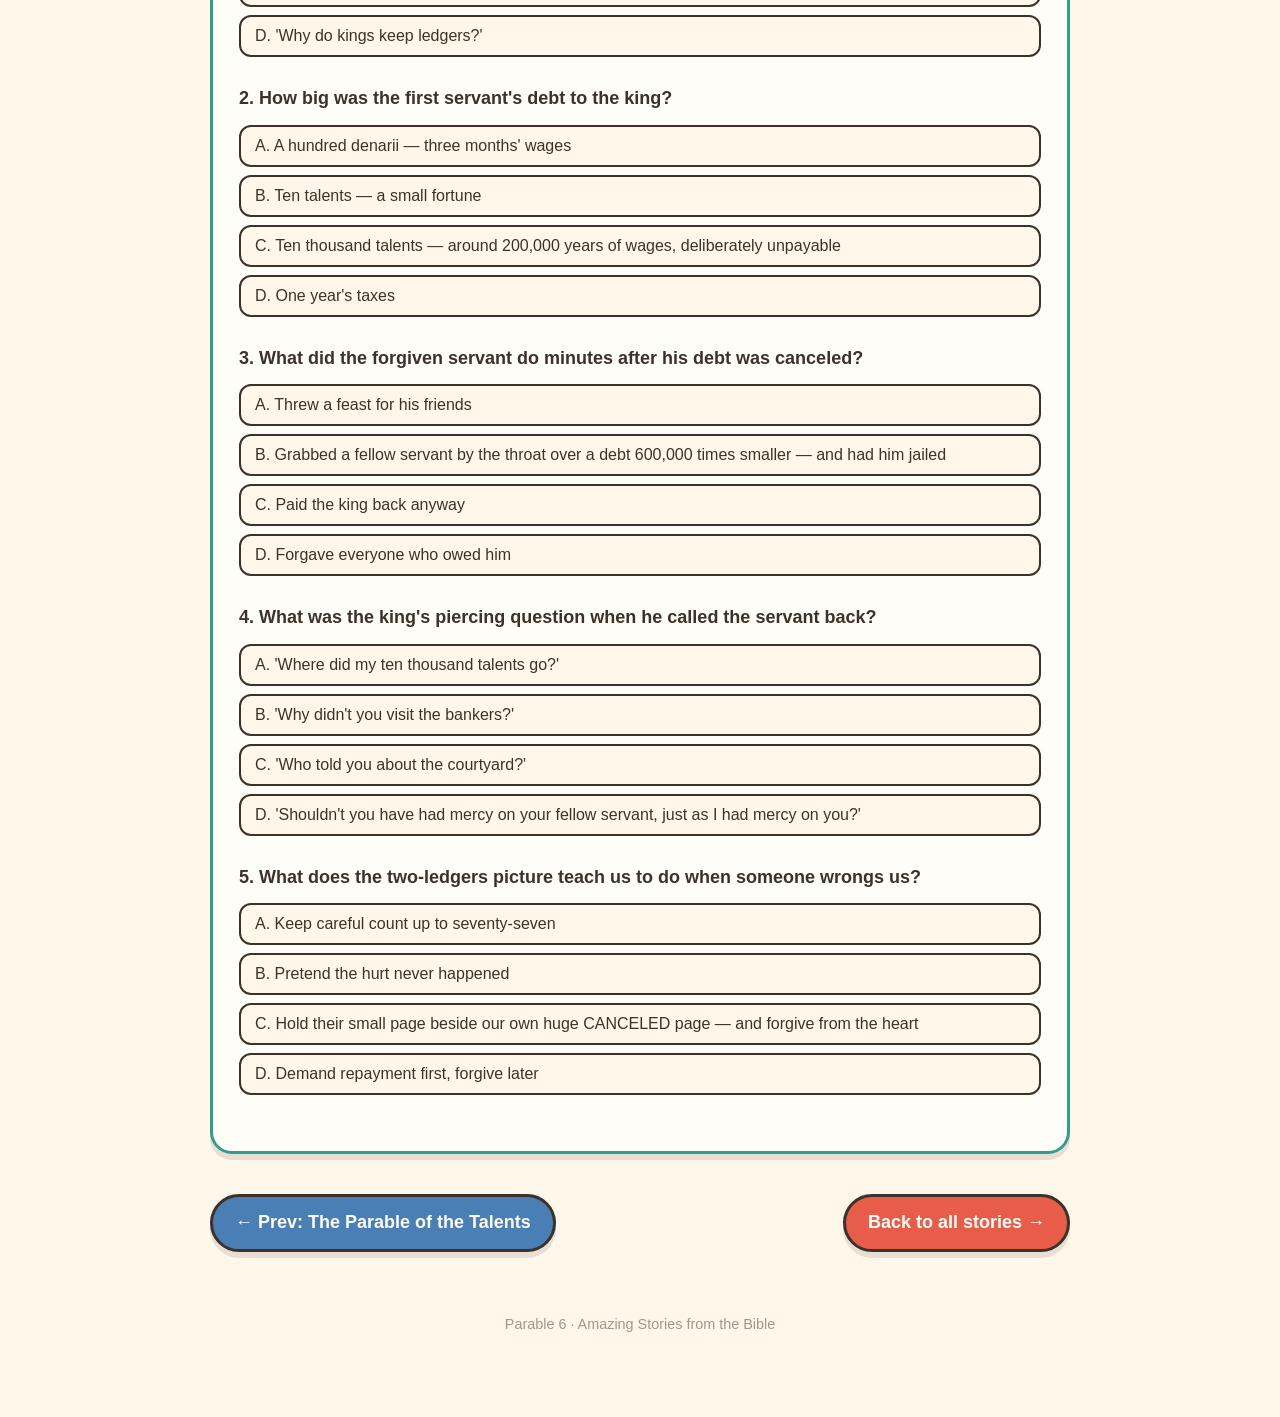
<file: stories/unforgiving-servant.html>
<!DOCTYPE html>
<html lang="en">
<head>
<meta charset="UTF-8">
<meta name="viewport" content="width=device-width, initial-scale=1.0">
<title>The Unforgiving Servant</title>
<link rel="stylesheet" href="../css/style.css">
</head>
<body>
<div class="wrap">

  <nav class="topnav">
    <a class="home" href="../index.html">🏠 Home</a>
    <span class="crumbs">Parable 6 of 6 · From the royal accountant's two ledger books 📚</span>
  </nav>

  <div class="hero">
    <h1>The Unforgiving Servant</h1>
    <div class="badges">
      <span class="badge">⭐ Forgive as you were forgiven</span>
      <span class="badge time">⏱️ ~7 min read</span>
      <span class="badge style">📚 Ledger-book style</span>
    </div>
  </div>

  <figure class="story-hero">
    <img src="../images/anime/hero-debt.png" alt="A king tears up an enormous scroll of debt while a servant kneels in disbelief" onerror="this.parentElement.style.display='none'">
    <figcaption class="art-credit">AI storybook illustration made for this project</figcaption>
  </figure>

  <h2>🎭 Who's in this story?</h2>
  <div class="whos-who">
    <div class="who"><b>The king</b><span class="role">Settling his accounts</span> Just, generous — and watching what his servants do with his mercy.</div>
    <div class="who"><b>Servant A</b><span class="role">The mega-debtor</span> Owes the king more than a kingdom's treasury. You will not believe the number.</div>
    <div class="who"><b>Servant B</b><span class="role">The mini-debtor</span> Owes Servant A about three months' pocket money. Remember the difference.</div>
    <div class="who"><b>The royal accountant</b><span class="role">Keeper of the ledgers</span> Balances the books. Cannot balance what he saw that day.</div>
  </div>

  <div class="story">
    <p class="lead">One day Peter came to Jesus with a question he clearly thought was generous: "Lord, how many times shall I forgive someone who wrongs me? Up to <i>seven</i> times?" (The teachers of the day suggested three, so Peter was doubling it with a bonus.) Jesus answered: "Not seven times, but <b>seventy-seven times</b>" — and then told a story.<sup><a href="#fn1" id="ref1">1</a></sup> We shall read it the way the royal accountant experienced it: through two ledger books, one enormous, one tiny. Sharpen your quills; check my arithmetic as we go.</p>

    <h3>📚 Ledger One: the unpayable page</h3>
    <p>The king decided to settle accounts with his servants, and I, the royal accountant, laid out the books. And there, on the heaviest page of the great ledger, stood the account of Servant A: <b>ten thousand talents</b>.</p>

    <p>Let me help you feel that number, because Jesus chose it as a joke with a dagger inside. One talent was about twenty years' wages. Ten thousand talents is therefore about <b>two hundred thousand YEARS of wages</b> — more than the taxes of entire kingdoms. "Ten thousand" was the biggest number ordinary Greek had; "talent" the biggest unit of money. It's like saying he owed <i>a gazillion billion</i>: a debt no servant could ever, ever repay.<sup><a href="#fn2" id="ref2">2</a></sup> How does one man even RUN UP such a debt? The story doesn't say. The story doesn't care. The point is the size: unpayable.</p>

    <p>The law of that world was grim: the man and his family faced being sold into servitude, everything he owned seized — and still the page would not balance. And the servant fell on his knees before the throne: "Be patient with me, and I will pay back everything!" (He could not have, of course. Not in a thousand lifetimes. Kneeling men say such things.)</p>

    <p>And the king looked at him a long moment. And then — I record it exactly as it happened, though my quill trembled — the king <b>took pity on him, canceled the entire debt, and let him go</b>.</p>

    <div class="newsflash">
      <span class="tag">📚 The accountant's entry, Ledger One</span>
      <p style="margin:0;">Account of Servant A: ten thousand talents… <b>CANCELED. Paid: nothing. Forgiven: everything.</b> <i>Margin note: In forty years of book-keeping I have never written such an entry. The king absorbed the whole loss himself. The servant floated out of the throne room like a man reborn. I confess I wept on the page — see the ink-blot.</i><sup><a href="#fn3" id="ref3">3</a></sup></p>
    </div>

    <figure class="story-art">
      <img src="../images/anime/debt-1.png" alt="The king tears the enormous debt scroll as the kneeling servant looks up in disbelief" loading="lazy" onerror="this.parentElement.style.display='none'">
      <figcaption>Ten thousand talents — CANCELED. The largest entry ever forgiven 📜</figcaption>
    </figure>

    <div class="scene-break">✦ ✦ ✦</div>

    <h3>📚 Ledger Two: the pocket-money page</h3>
    <p>Now for the second book — the small one, where servants' debts to EACH OTHER are kept. That very same servant, minutes out of the throne room, still wearing his freedom like a new coat, met Servant B in the courtyard — a fellow who owed him <b>a hundred denarii</b>. Check the arithmetic with me: a hundred days' wages. Three months' pay. Real money, I grant you — perhaps like a classmate owing you your saved-up pocket money. But set the two pages side by side, as I did that evening, and laugh or weep: the debt he had just been forgiven was about <b>six hundred thousand times larger</b> than the debt owed to him.</p>

    <p>And what did the forgiven man do? He <b>grabbed his fellow servant by the throat</b>. "Pay back what you owe me!" And his fellow servant fell to his knees and begged — mark this — in <i>the exact same words</i> the first man had used before the king not an hour before: "Be patient with me, and I will pay it back." (And HIS promise, note, was actually possible!)</p>

    <div class="thoughts">
      <span class="tag">💭 The whole courtyard, holding its breath</span>
      <p style="margin:0;">Surely now he remembers. Surely the same words will unlock the same mercy. Surely a man just carried out of an ocean will spare a cupful…</p>
    </div>

    <p>He refused. He had the man thrown into debtors' prison until he could pay. The courtyard went silent. And the other servants — I among them — were so grieved that we went and told the king everything.<sup><a href="#fn4" id="ref4">4</a></sup></p>

    <figure class="story-art">
      <img src="../images/anime/debt-2.png" alt="In the courtyard the forgiven servant angrily grabs a fellow servant who kneels pleading, while others watch in dismay" loading="lazy" onerror="this.parentElement.style.display='none'">
      <figcaption>Forgiven an ocean… demanding a cupful 😢</figcaption>
    </figure>

    <h3>📚 The books are reopened</h3>
    <p>The king summoned him back, and the throne room was very cold this time.</p>

    <div class="speech">
      "You wicked servant! I canceled ALL that debt of yours because you begged me to. <b>Shouldn't you have had mercy on your fellow servant — just as I had mercy on you?</b>"
    </div>

    <p>And in his anger the king handed him over to the jailers until he should pay back all he owed — which, as both my ledgers agree, meant a very long time indeed. And Jesus ended the story with the sentence that turns every listener's stomach over gently, like a page: <b>"This is how my heavenly Father will treat each of you — unless you forgive your brother or sister from your heart."</b><sup><a href="#fn5" id="ref5">5</a></sup></p>

    <h3>📚 The accountant balances the books</h3>
    <p>I have kept both ledgers side by side on my desk ever since, and here is what forty years of book-keeping has taught me about them. Every one of us has a page in Ledger One. Our wrongs against a perfectly good God pile past counting — and the King, at unthinkable cost to Himself, writes CANCELED across the whole page the moment we kneel and ask. That is grace, and it is the biggest entry in any book.</p>

    <p>But we each hold a copy of Ledger Two as well — the little book of wrongs done to US. The friend who broke a promise. The classmate who laughed. The unfair, real, stinging hundred-denarii hurts. The parable never says those debts are fake or don't matter — a hundred denarii is real money! It asks only that you hold the two pages side by side, and do the arithmetic: <i>forgiven six hundred thousand times more than I am asked to forgive.</i> Mercy received is meant to become mercy passed on. A blocked pipe, the king would say, is no pipe at all.</p>

    <figure class="story-art">
      <img src="../images/anime/debt-3.png" alt="The old accountant sits at his desk with a huge ledger and a tiny ledger open side by side by candlelight" loading="lazy" onerror="this.parentElement.style.display='none'">
      <figcaption>Two ledgers, side by side — now do the arithmetic 📚</figcaption>
    </figure>

    <p class="lead">So, dear reader, the accountant's final advice, initialed and dated. When someone wrongs you — and someone will, perhaps this very week — open both books before you answer. Feel the real sting of the small page; then read the CANCELED written across your own enormous one. Then take your quill, and in the little ledger, in your best handwriting, write the King's own word: <b>forgiven</b>. Seventy-seven times if need be. The books, at last, will balance — they balance at the cross. 📚</p>
  </div>

  <div class="footnotes">
    <h2>📜 Scholar's Corner (footnotes)</h2>
    <ol>
      <li id="fn1">This parable is in Matthew 18:21–35. "Seventy-seven times" (some manuscripts read "seventy times seven" = 490!) isn't a bigger limit to count toward — it's Jesus' playful way of saying STOP COUNTING altogether. Anyone still keeping score at 78 has missed the point. <a href="#ref1">↩</a></li>
      <li id="fn2">Scholars love unpacking Jesus' number: 10,000 ("myrias" — where our word "myriad" comes from) was the largest number in everyday Greek, and the talent the largest money unit. Ten thousand talents was more than the yearly tax income of entire Roman provinces. Jesus built the most absurdly unpayable debt his language allowed — on purpose. <a href="#ref2">↩</a></li>
      <li id="fn3">Notice what "canceled" costs: the king doesn't pretend the debt never existed — he absorbs the loss himself. Christians see here the heart of the gospel: forgiveness is never free for the forgiver. Ours cost the cross (Colossians 2:13–14 even pictures God canceling our "record of debt" by nailing it there). <a href="#ref3">↩</a></li>
      <li id="fn4">The 600,000-to-1 ratio is the parable's engine: about 6,000 denarii per talent × 10,000 talents = 60 million denarii, versus 100. Jesus never says the hundred denarii is nothing — it was three months' wages, a real hurt. The question is only ever the ratio: measured against what you've been forgiven, what will you do? <a href="#ref4">↩</a></li>
      <li id="fn5">This parable is the Lord's Prayer turned into a story: "Forgive us our debts, as we also have forgiven our debtors" (Matthew 6:12) — the one line of the prayer Jesus stopped to underline twice. Received mercy that refuses to flow onward, he warns, was never truly received "from the heart." <a href="#ref5">↩</a></li>
    </ol>
  </div>

  <div class="vocab">
    <h2>⭐ Words to Learn</h2>
    <div class="vocab-grid">
      <div class="vword"><b>ledger</b> <span class="py">LEJ-er</span><br>an account book of debts and payments</div>
      <div class="vword"><b>debt</b> <span class="py">DET</span><br>what you owe — in money, or in wrongs</div>
      <div class="vword"><b>cancel</b> <span class="py">KAN-sel</span><br>to wipe a debt away completely — at the forgiver's own cost</div>
      <div class="vword"><b>myriad</b> <span class="py">MEER-ee-ad</span><br>ten thousand — ancient Greek's biggest everyday number</div>
      <div class="vword"><b>ratio</b> <span class="py">RAY-shee-oh</span><br>one amount compared with another — here, 600,000 to 1</div>
      <div class="vword"><b>grudge</b> <span class="py">GRUJ</span><br>a hurt kept warm in your little ledger, page after page</div>
      <div class="vword"><b>forgive</b> <span class="py">for-GIV</span><br>to write CANCELED across someone's page — as God wrote across yours</div>
    </div>
  </div>

  <div id="quiz"></div>

  <nav class="story-nav">
    <a class="prev" href="talents.html">← Prev: The Parable of the Talents</a>
    <a href="../index.html">Back to all stories →</a>
  </nav>

  <footer>Parable 6 · Amazing Stories from the Bible</footer>
</div>

<script>
var QUIZ = [
  {
    q: "What question of Peter's sparked this parable?",
    opts: [
      "'How many times must I forgive — up to seven?'",
      "'How much money should I lend?'",
      "'Who is the greatest in the kingdom?'",
      "'Why do kings keep ledgers?'"
    ],
    answer: 0,
    yay: "Yes — Peter thought seven was generous. Jesus said seventy-seven: in other words, stop counting altogether.",
    nope: "Peter offered 'up to seven times?' expecting praise. Jesus answered 'seventy-seven times' — forgiveness isn't a scorecard."
  },
  {
    q: "How big was the first servant's debt to the king?",
    opts: [
      "A hundred denarii — three months' wages",
      "Ten talents — a small fortune",
      "Ten thousand talents — around 200,000 years of wages, deliberately unpayable",
      "One year's taxes"
    ],
    answer: 2,
    yay: "Right — the biggest number times the biggest money unit in the language. Jesus built an absurdly unpayable debt on purpose.",
    nope: "It's the giant number: ten thousand talents — myriads of gold, centuries of wages, more than whole kingdoms' taxes. Unpayable, by design."
  },
  {
    q: "What did the forgiven servant do minutes after his debt was canceled?",
    opts: [
      "Threw a feast for his friends",
      "Grabbed a fellow servant by the throat over a debt 600,000 times smaller — and had him jailed",
      "Paid the king back anyway",
      "Forgave everyone who owed him"
    ],
    answer: 1,
    yay: "The heartbreaking turn — same begging words he'd used himself, and he refused. Forgiven an ocean, demanding a cupful.",
    nope: "Fresh from the throne room, he seized a man owing him pocket money by comparison — heard his own plea word for word — and refused."
  },
  {
    q: "What was the king's piercing question when he called the servant back?",
    opts: [
      "'Where did my ten thousand talents go?'",
      "'Why didn't you visit the bankers?'",
      "'Who told you about the courtyard?'",
      "'Shouldn't you have had mercy on your fellow servant, just as I had mercy on you?'"
    ],
    answer: 3,
    yay: "That's the whole parable in one sentence — received mercy is meant to flow onward.",
    nope: "The king's question is the story's heart: 'Shouldn't you have had mercy… just as I had mercy on you?' Mercy received must become mercy passed on."
  },
  {
    q: "What does the two-ledgers picture teach us to do when someone wrongs us?",
    opts: [
      "Keep careful count up to seventy-seven",
      "Pretend the hurt never happened",
      "Hold their small page beside our own huge CANCELED page — and forgive from the heart",
      "Demand repayment first, forgive later"
    ],
    answer: 2,
    yay: "Perfect arithmetic! The hurts are real — but beside what God forgave us, the ratio changes everything. Write 'forgiven' in the little book.",
    nope: "Not pretending, not counting — comparing: our unpayable forgiven debt beside their small one. Then, from the heart, write CANCELED as God did for us."
  }
];
</script>
<script src="../js/quiz.js"></script>
</body>
</html>
</file>
<file: css/style.css>
/* ============================================
   Three Kingdoms Adventures — playful storybook
   ============================================ */
:root {
  --cream: #FFF7EA;
  --paper: #FFFDF7;
  --ink: #3D3229;
  --red: #E85D4A;
  --red-dark: #C94433;
  --gold: #F2B33D;
  --gold-soft: #FBE3B3;
  --teal: #2E9E8F;
  --teal-soft: #D3EFEA;
  --blue: #4A7FB5;
  --blue-soft: #DCE9F5;
  --purple: #8B6BB8;
  --purple-soft: #EAE2F5;
  --green: #6BA84F;
  --green-soft: #E2F0D9;
  --shadow: 0 6px 0 rgba(61, 50, 41, 0.12);
  --radius: 22px;
  --font-fun: "Comic Sans MS", "Chalkboard SE", "Marker Felt", "Segoe Print", cursive, sans-serif;
  --font-body: "Segoe UI", "Trebuchet MS", sans-serif;
}

* { box-sizing: border-box; margin: 0; padding: 0; }

body {
  background: var(--cream);
  color: var(--ink);
  font-family: var(--font-body);
  font-size: 18px;
  line-height: 1.75;
}

/* decorative repeating clouds strip */
body::before {
  content: "";
  display: block;
  height: 10px;
  background: repeating-linear-gradient(90deg,
    var(--red) 0 40px, var(--gold) 40px 80px,
    var(--teal) 80px 120px, var(--blue) 120px 160px);
}

.wrap { max-width: 900px; margin: 0 auto; padding: 24px 20px 80px; }

/* ---------- top nav ---------- */
.topnav {
  display: flex; align-items: center; justify-content: space-between;
  flex-wrap: wrap; gap: 10px; margin-bottom: 24px;
}
.topnav a.home {
  font-family: var(--font-fun);
  font-size: 1.05rem; font-weight: bold;
  color: var(--red-dark); text-decoration: none;
  background: var(--paper); border: 3px solid var(--red);
  border-radius: 999px; padding: 8px 20px;
  box-shadow: var(--shadow);
  transition: transform .15s;
}
.topnav a.home:hover { transform: translateY(-3px); }
.crumbs { font-size: .95rem; color: #8a7c6d; }

/* ---------- headers ---------- */
h1, h2, h3 { font-family: var(--font-fun); line-height: 1.3; }
h1 { font-size: 2.3rem; color: var(--red-dark); }
h2 { font-size: 1.6rem; color: var(--ink); margin: 40px 0 14px; }
h3 { font-size: 1.25rem; margin: 26px 0 10px; }

.zh { color: var(--red-dark); font-weight: bold; }

.subtitle {
  font-size: 1.15rem; color: #7a6d5e; margin-top: 6px;
}

.hero {
  text-align: center; padding: 28px 12px 8px;
}
.hero .big-zh {
  font-size: 1.4rem; color: var(--gold); letter-spacing: .35em;
  margin-top: 4px; font-weight: bold;
}

/* ---------- badges ---------- */
.badges { display: flex; gap: 10px; justify-content: center; flex-wrap: wrap; margin: 14px 0 8px; }
.badge {
  font-size: .85rem; font-weight: bold; padding: 5px 14px;
  border-radius: 999px; border: 2px solid var(--ink);
  background: var(--gold-soft);
}
.badge.time { background: var(--teal-soft); }
.badge.style { background: var(--purple-soft); }

/* ---------- story cards on index ---------- */
.cards { display: grid; grid-template-columns: repeat(auto-fit, minmax(260px, 1fr)); gap: 22px; margin-top: 24px; }
.card {
  background: var(--paper); border: 3px solid var(--ink);
  border-radius: var(--radius); overflow: hidden;
  box-shadow: var(--shadow); text-decoration: none; color: var(--ink);
  display: flex; flex-direction: column;
  transition: transform .18s, box-shadow .18s;
}
.card:hover { transform: translateY(-6px) rotate(-.5deg); box-shadow: 0 12px 0 rgba(61,50,41,.15); }
.card .art { display: block; width: 100%; height: 190px; object-fit: cover; background: var(--gold-soft); border-bottom: 3px solid var(--ink); }
.card .card-body { padding: 16px 18px 20px; display: flex; flex-direction: column; gap: 8px; flex: 1; }
.card .num {
  font-family: var(--font-fun); font-weight: bold; font-size: .85rem;
  color: var(--paper); background: var(--red); align-self: flex-start;
  padding: 2px 12px; border-radius: 999px;
}
.card h3 { margin: 2px 0 0; color: var(--red-dark); }
.card .hook { font-style: italic; color: #7a6d5e; font-size: .95rem; }
.card .go {
  margin-top: auto; font-family: var(--font-fun); font-weight: bold;
  color: var(--teal);
}
.card.soon { opacity: .75; border-style: dashed; }
.card.soon .num { background: #a99f92; }

/* ---------- story page ---------- */
.story-hero {
  background: var(--paper); border: 3px solid var(--ink);
  border-radius: var(--radius); overflow: hidden; box-shadow: var(--shadow);
  margin: 10px 0 30px;
}
.story-hero svg { display: block; width: 100%; height: auto; }
.story-hero img { display: block; width: 100%; max-height: 440px; object-fit: cover; }
.story-hero .art-credit {
  font-size: .8rem; color: #8a7c6d; text-align: right;
  padding: 6px 14px; background: var(--paper);
  border-top: 2px dashed var(--gold);
}

/* in-story anime illustrations */
.story-art {
  background: var(--paper); border: 3px solid var(--ink);
  border-radius: var(--radius); overflow: hidden;
  box-shadow: var(--shadow); margin: 26px auto; max-width: 620px;
}
.story-art img { display: block; width: 100%; }
.story-art figcaption {
  font-family: var(--font-fun); font-size: .95rem; text-align: center;
  padding: 8px 16px; background: var(--gold-soft);
  border-top: 2px dashed var(--gold);
}

.story p { margin: 0 0 1.1em; }
.story .lead {
  font-size: 1.15rem; font-weight: 600;
}
.scene-break {
  text-align: center; font-size: 1.4rem; letter-spacing: .8em;
  margin: 28px 0; color: var(--gold);
}

/* speech / special boxes */
.newsflash, .speech, .thoughts, .scoreboard {
  border: 3px solid var(--ink); border-radius: var(--radius);
  padding: 16px 20px; margin: 22px 0; box-shadow: var(--shadow);
}
.newsflash { background: var(--gold-soft); }
.newsflash .tag, .thoughts .tag, .scoreboard .tag {
  font-family: var(--font-fun); font-weight: bold; font-size: .8rem;
  text-transform: uppercase; letter-spacing: .12em;
  display: inline-block; margin-bottom: 6px; color: var(--red-dark);
}
.speech { background: var(--blue-soft); font-style: italic; }
.thoughts { background: var(--purple-soft); }
.thoughts.enemy { background: var(--blue-soft); }
.scoreboard { background: var(--green-soft); }

/* words-to-learn vocab box */
.vocab {
  margin-top: 40px; background: var(--teal-soft);
  border: 3px solid var(--teal); border-radius: var(--radius);
  padding: 20px 24px; box-shadow: var(--shadow);
}
.vocab h2 { margin: 0 0 12px; font-size: 1.25rem; color: var(--teal); }
.vocab .vocab-grid { display: grid; grid-template-columns: repeat(auto-fit, minmax(220px, 1fr)); gap: 10px; }
.vocab .vword {
  background: var(--paper); border: 2px solid var(--ink); border-radius: 12px;
  padding: 10px 12px; font-size: .92rem;
}
.vocab .vword b { font-family: var(--font-fun); color: var(--red-dark); font-size: 1.05rem; }
.vocab .vword .py { color: #7a6d5e; font-size: .85rem; font-style: italic; }

/* footnote refs */
sup a { color: var(--teal); text-decoration: none; font-weight: bold; }
.footnotes {
  margin-top: 48px; background: var(--paper);
  border: 3px dashed var(--gold); border-radius: var(--radius);
  padding: 20px 24px; font-size: .95rem;
}
.footnotes h2 { margin: 0 0 10px; font-size: 1.2rem; }
.footnotes ol { padding-left: 22px; }
.footnotes li { margin-bottom: 10px; }

/* who's who mini cards */
.whos-who { display: grid; grid-template-columns: repeat(auto-fit, minmax(190px, 1fr)); gap: 14px; margin: 18px 0 8px; }
.who {
  background: var(--paper); border: 3px solid var(--ink); border-radius: 16px;
  padding: 12px 14px; font-size: .92rem; box-shadow: var(--shadow);
}
.who b { font-family: var(--font-fun); color: var(--red-dark); display: block; }
.who img.portrait {
  display: block; width: 100%; height: 170px; object-fit: cover; object-position: top;
  background: #fff; border: 2px solid var(--ink); border-radius: 12px; margin-bottom: 10px;
}
.who .role { color: #7a6d5e; font-size: .85rem; }

/* ---------- quiz ---------- */
.quiz-box {
  margin-top: 48px; background: var(--paper);
  border: 3px solid var(--teal); border-radius: var(--radius);
  padding: 24px 26px 30px; box-shadow: var(--shadow);
}
.quiz-box h2 { margin: 0 0 6px; color: var(--teal); }
.quiz-intro { color: #7a6d5e; margin-bottom: 18px; }
.q { margin-bottom: 26px; }
.q .q-text { font-weight: bold; margin-bottom: 10px; }
.q .opts { display: grid; gap: 8px; }
.q button.opt {
  text-align: left; font-family: var(--font-body); font-size: 1rem;
  background: var(--cream); color: var(--ink);
  border: 2px solid var(--ink); border-radius: 12px;
  padding: 10px 14px; cursor: pointer; transition: transform .1s;
}
.q button.opt:hover:not(:disabled) { transform: translateX(4px); background: var(--gold-soft); }
.q button.opt:disabled { cursor: default; }
.q button.opt.correct { background: var(--green-soft); border-color: var(--green); font-weight: bold; }
.q button.opt.wrong { background: #F8D7D3; border-color: var(--red); }
.q .feedback {
  margin-top: 10px; padding: 10px 14px; border-radius: 12px;
  font-size: .95rem; display: none;
}
.q .feedback.show { display: block; }
.q .feedback.yay { background: var(--green-soft); }
.q .feedback.nope { background: #F8D7D3; }
.quiz-score {
  display: none; text-align: center; font-family: var(--font-fun);
  font-size: 1.3rem; font-weight: bold; margin-top: 10px;
  padding: 16px; border-radius: 16px; background: var(--gold-soft);
  border: 2px dashed var(--gold);
}
.quiz-score.show { display: block; }

/* ---------- next/prev nav ---------- */
.story-nav {
  display: flex; justify-content: space-between; gap: 12px;
  margin-top: 40px; flex-wrap: wrap;
}
.story-nav a {
  font-family: var(--font-fun); font-weight: bold; text-decoration: none;
  color: var(--paper); background: var(--red);
  border: 3px solid var(--ink); border-radius: 999px;
  padding: 10px 22px; box-shadow: var(--shadow);
  transition: transform .15s;
}
.story-nav a:hover { transform: translateY(-3px); }
.story-nav a.prev { background: var(--blue); }

footer {
  text-align: center; margin-top: 60px; color: #a3968a; font-size: .9rem;
}

/* era banner art strip */
.era-art {
  display: block; width: 100%; height: 160px; object-fit: cover;
  border: 3px solid var(--ink); border-radius: 18px;
  box-shadow: var(--shadow); margin-bottom: 14px;
}

/* ---------- fancy home page ---------- */
.site-hero {
  position: relative; text-align: center; overflow: hidden;
  padding: 46px 18px 34px; margin-top: 6px;
  background: linear-gradient(160deg, #FFF3DC 0%, #FFE9C4 45%, #FFDCD2 100%);
  border: 3px solid var(--ink); border-radius: 28px; box-shadow: var(--shadow);
}
.site-hero h1 { font-size: 2.6rem; text-shadow: 2px 2px 0 rgba(255,255,255,.7); }
.site-hero .big-zh {
  font-size: 1.6rem; color: var(--red-dark); letter-spacing: .4em;
  margin-top: 6px; font-weight: bold; font-family: var(--font-fun);
}
.site-hero .subtitle { max-width: 620px; margin: 10px auto 0; }

.stats { display: flex; gap: 10px; justify-content: center; flex-wrap: wrap; margin-top: 18px; }
.stat {
  font-family: var(--font-fun); font-weight: bold; font-size: .9rem;
  background: var(--paper); border: 2px solid var(--ink); border-radius: 999px;
  padding: 6px 15px; box-shadow: 0 3px 0 rgba(61,50,41,.12);
}

.era-nav { display: flex; gap: 12px; justify-content: center; flex-wrap: wrap; margin: 26px 0 4px; }
.era-nav a {
  font-family: var(--font-fun); font-weight: bold; text-decoration: none; color: var(--ink);
  background: var(--paper); border: 3px solid var(--ink); border-radius: 999px;
  padding: 9px 20px; box-shadow: var(--shadow); transition: transform .15s;
}
.era-nav a:hover { transform: translateY(-3px); }
.era-nav a.nav-sanguo { background: var(--gold-soft); }
.era-nav a.nav-chunqiu { background: var(--teal-soft); }
.era-nav a.nav-heroes { background: var(--purple-soft); }

.era { margin-top: 48px; }
.era-banner {
  display: flex; align-items: center; gap: 18px; flex-wrap: wrap;
  border: 3px solid var(--ink); border-radius: var(--radius);
  padding: 20px 24px; box-shadow: var(--shadow);
}
.era-banner .era-emblem { font-size: 2.8rem; line-height: 1; }
.era-banner .era-titles { flex: 1; min-width: 240px; }
.era-banner h2 { margin: 0; font-size: 1.5rem; }
.era-banner .era-zh {
  font-family: var(--font-fun); font-weight: bold; color: var(--red-dark);
  letter-spacing: .28em; margin-top: 2px;
}
.era-banner p { margin: 8px 0 0; font-size: .95rem; }
.era-banner .era-count {
  font-family: var(--font-fun); font-weight: bold; white-space: nowrap;
  background: var(--ink); color: var(--paper); border-radius: 999px;
  padding: 7px 18px; align-self: flex-start;
}
.era-sanguo .era-banner { background: linear-gradient(135deg, var(--gold-soft), #FFD9D2); }
.era-chunqiu .era-banner { background: linear-gradient(135deg, var(--teal-soft), var(--blue-soft)); }
.era-chunqiu .cards .num { background: var(--teal); }

/* hero gallery story links */
.who .who-links { margin-top: 8px; display: flex; flex-wrap: wrap; gap: 6px; }
.who .who-links a {
  font-size: .76rem; font-family: var(--font-fun); font-weight: bold;
  text-decoration: none; color: var(--ink); background: var(--gold-soft);
  border: 2px solid var(--ink); border-radius: 999px; padding: 2px 10px;
  transition: transform .12s, background .12s;
}
.who .who-links a:hover { transform: translateY(-2px); background: var(--teal-soft); }
.heroes-sub {
  font-family: var(--font-fun); font-size: 1.15rem; margin: 26px 0 4px;
  color: #7a6d5e;
}

@media (max-width: 600px) {
  body { font-size: 17px; }
  h1 { font-size: 1.7rem; }
  .site-hero h1 { font-size: 1.8rem; }
}
</file>
